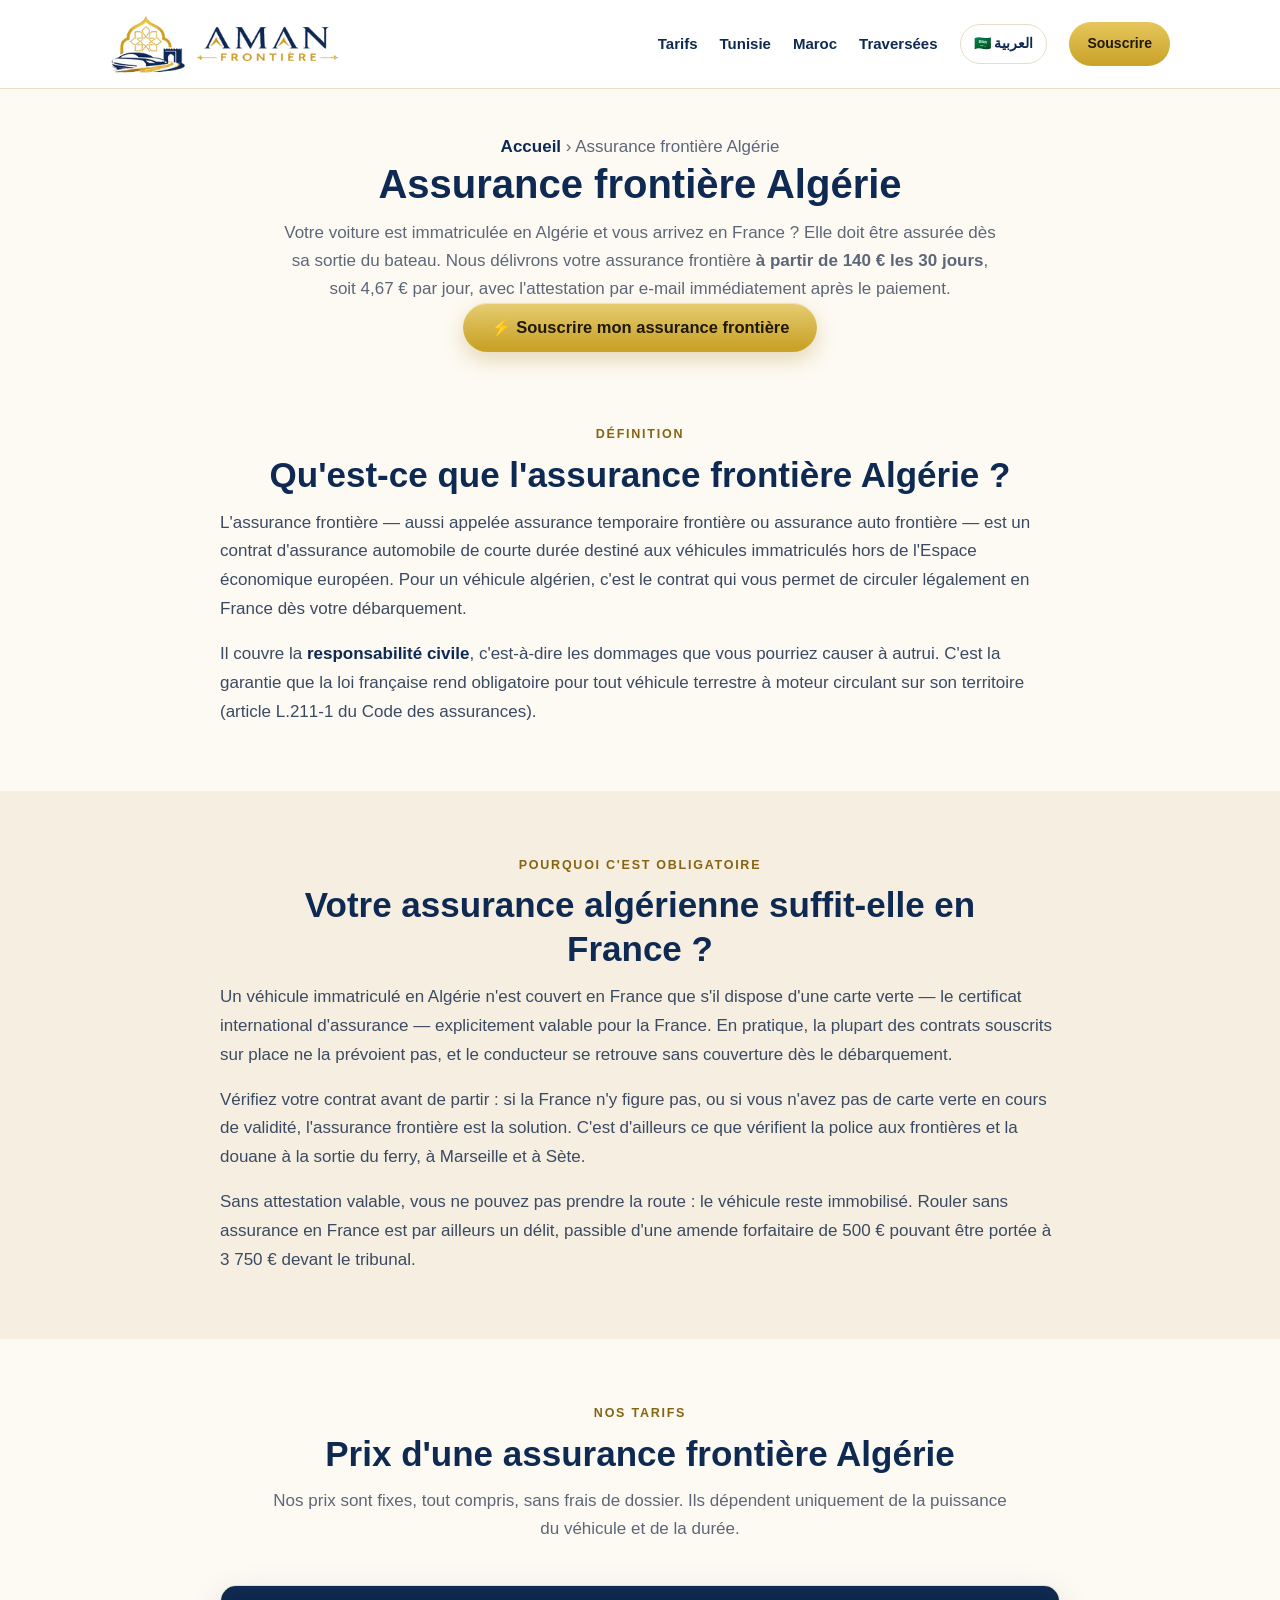
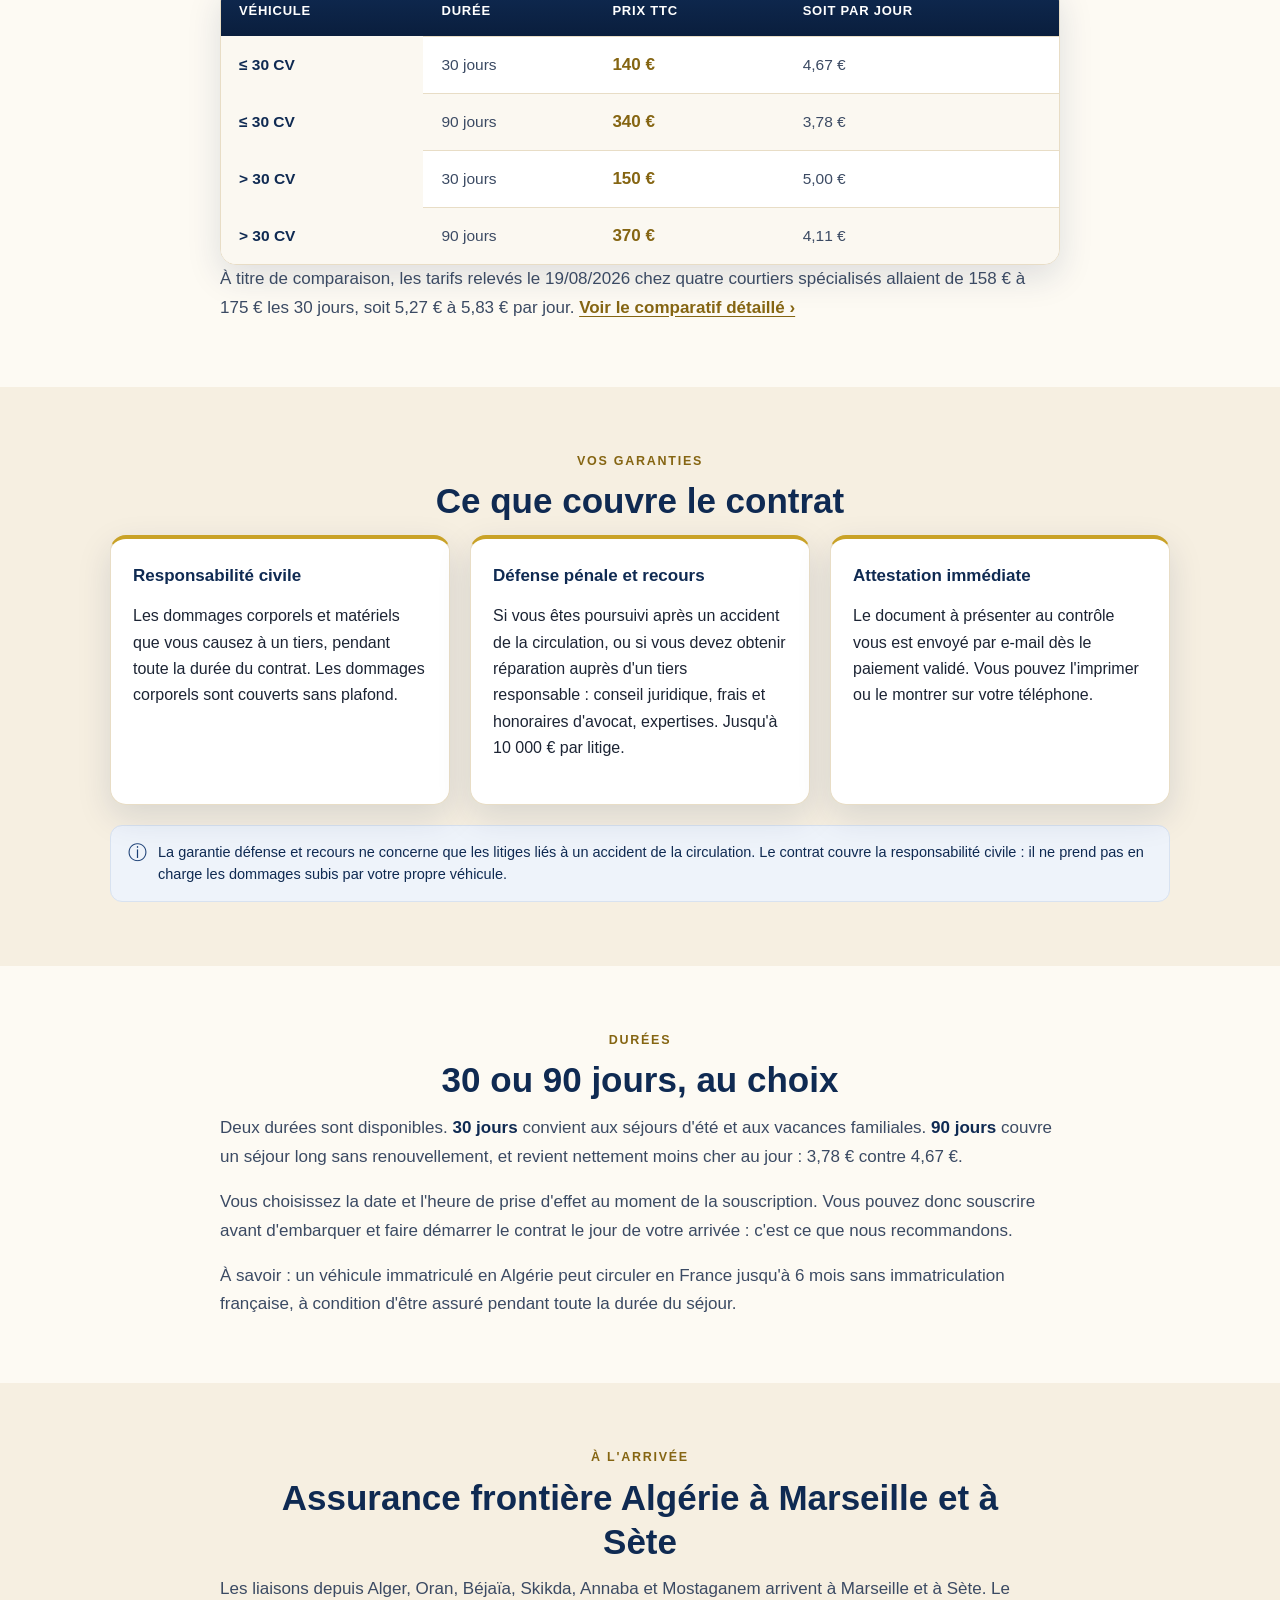
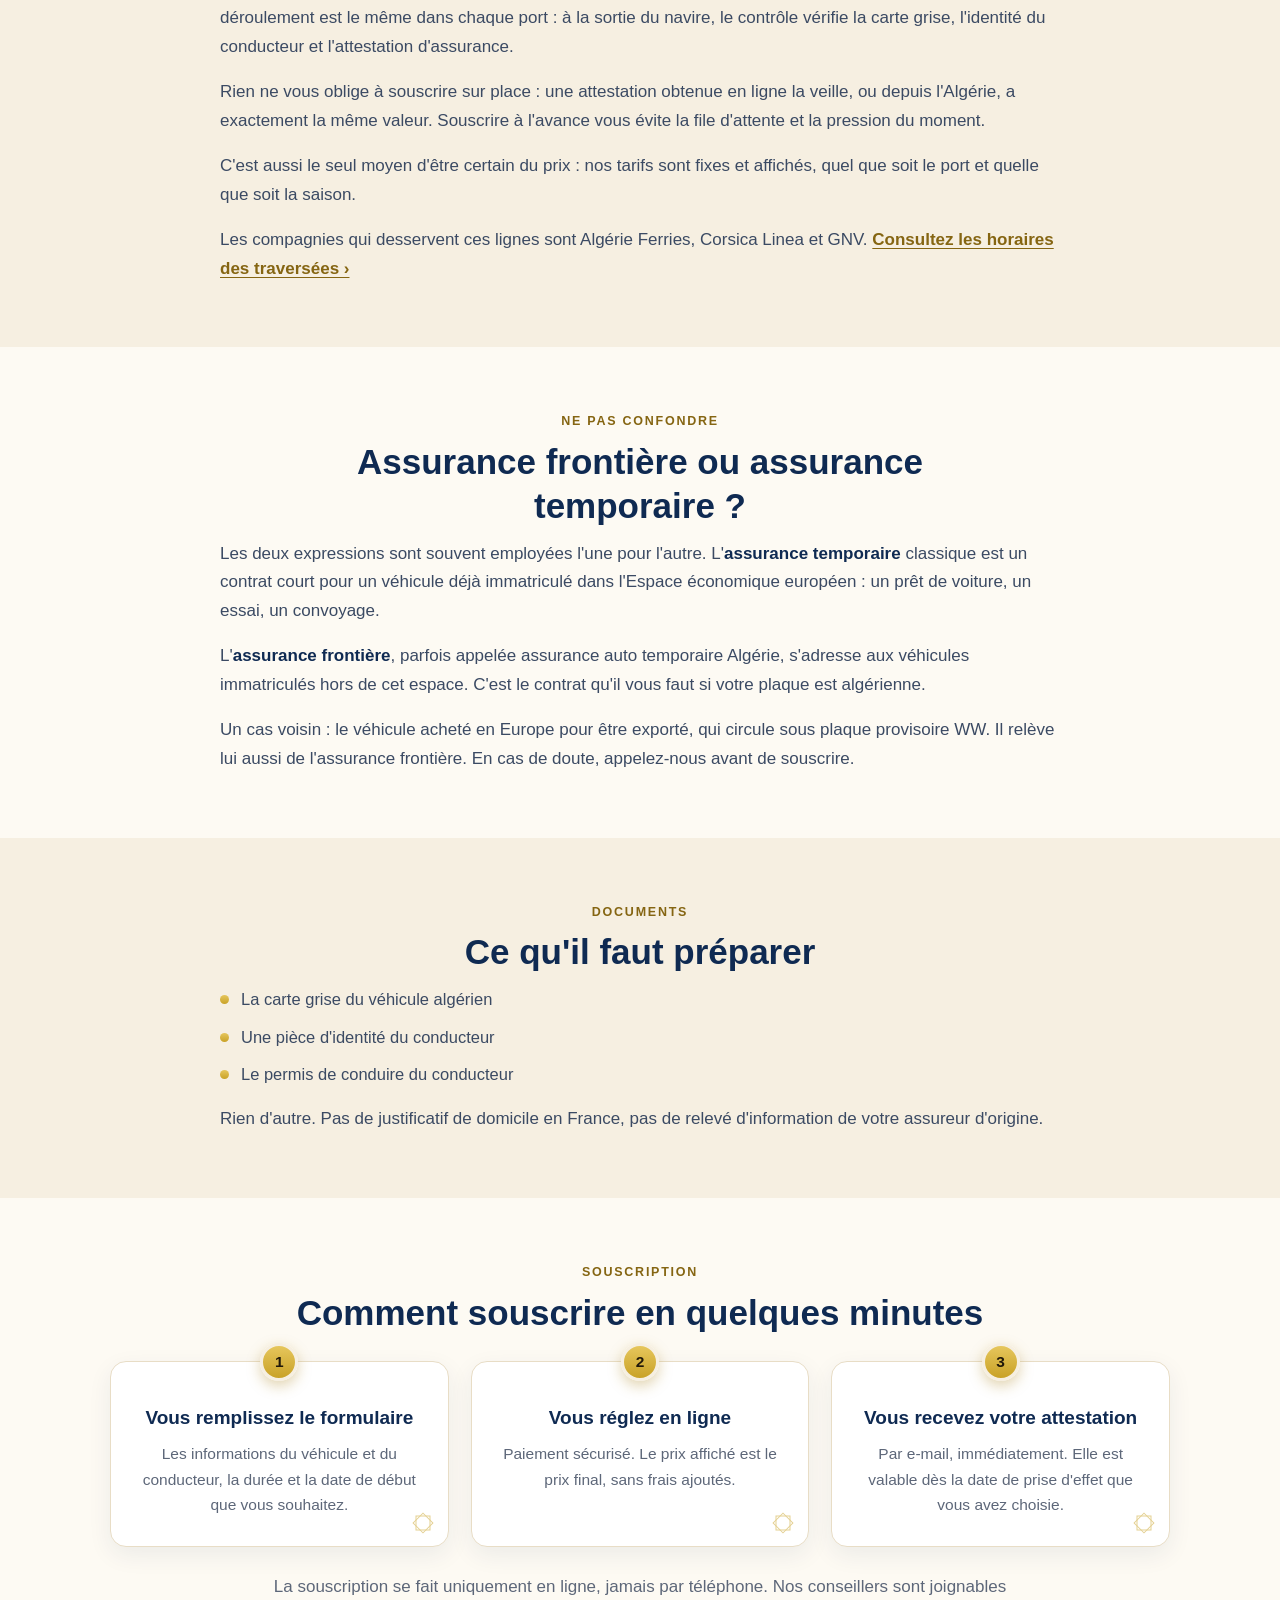
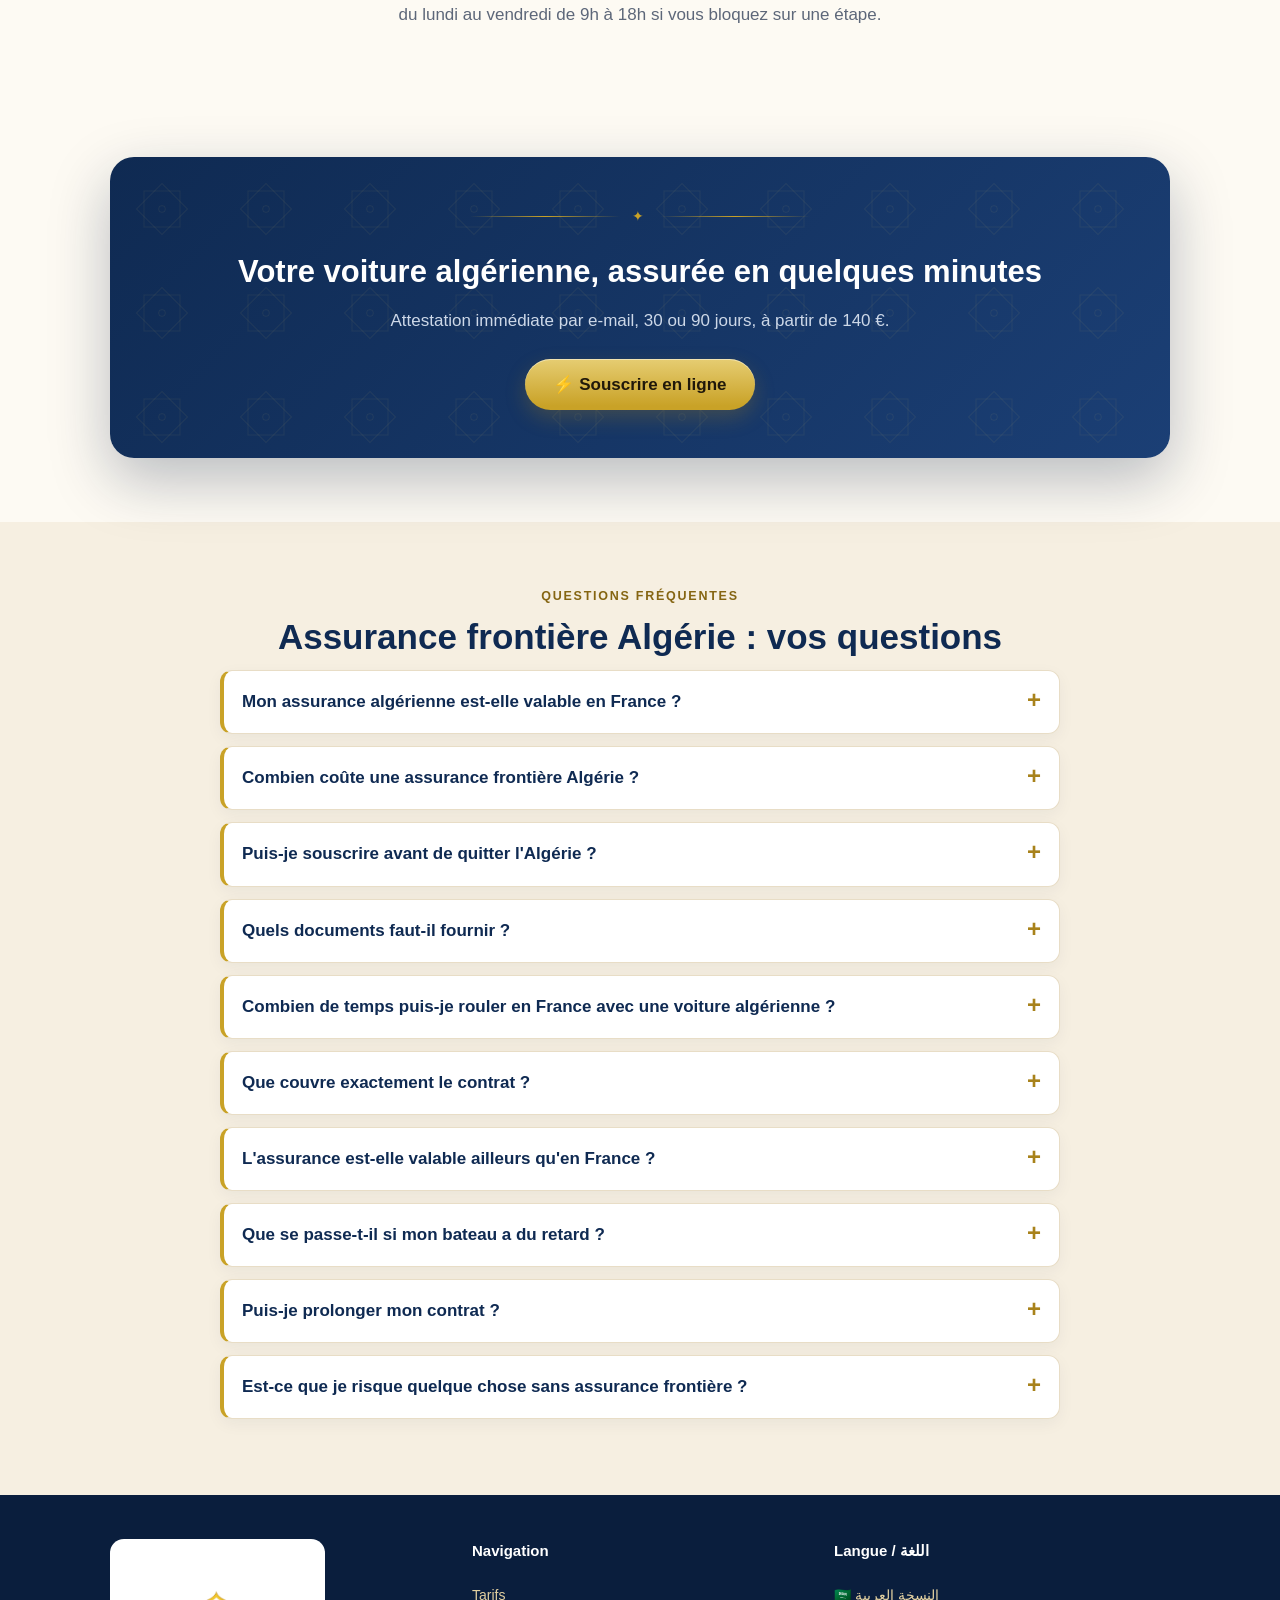
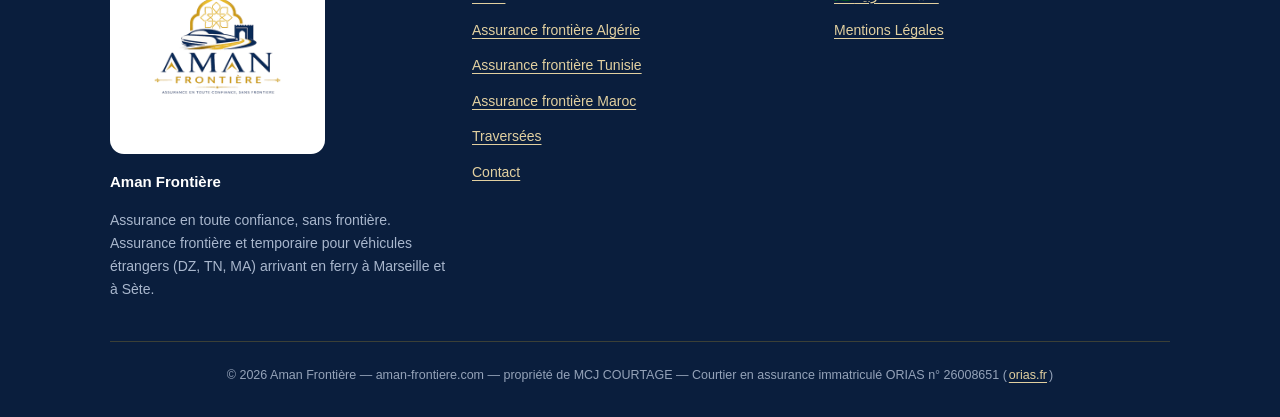
<file: assurance-frontiere-algerie.html>
<!DOCTYPE html>
<html lang="fr-FR" dir="ltr" prefix="og: http://ogp.me/ns#">
<head>
	<meta charset="utf-8" />
	<title>Assurance frontière Algérie dès 140 € | Aman Frontière</title>
	<meta name="viewport" content="width=device-width, initial-scale=1" />
	<meta name="description" content="Assurance frontière Algérie : voiture algérienne en France dès 140 € les 30 jours, soit 4,67 €/jour. Attestation immédiate par e-mail, France et Europe." />
	<meta name="theme-color" content="#0f2a52" />
	<meta property="og:locale" content="fr_FR" />
	<meta property="og:type" content="website" />
	<meta property="og:url" content="https://aman-frontiere.com/assurance-frontiere-algerie.html" />
	<meta property="og:title" content="Assurance frontière Algérie — voiture algérienne en France dès 140 €" />
	<meta property="og:site_name" content="Aman Frontière" />
	<meta property="og:description" content="Assurance frontière Algérie : voiture algérienne en France dès 140 € les 30 jours, soit 4,67 €/jour. Attestation immédiate par e-mail, France et Europe." />
	<meta property="og:image" content="https://aman-frontiere.com/images/aman-logo.png" />
	<link rel="canonical" href="https://aman-frontiere.com/assurance-frontiere-algerie.html" />
	<link rel="alternate" hreflang="fr" href="https://aman-frontiere.com/assurance-frontiere-algerie.html" />
	<link rel="alternate" hreflang="ar" href="https://aman-frontiere.com/ar/assurance-frontiere-algerie.html" />
	<link rel="alternate" hreflang="x-default" href="https://aman-frontiere.com/assurance-frontiere-algerie.html" />
	<link rel="icon" href="/favicon.svg" type="image/svg+xml" sizes="any" />
	<link rel="apple-touch-icon" href="/favicon.svg" />
	<link rel="stylesheet" href="assets/aman.css?v=20260730" />
	<script type="application/ld+json">{
 "@context": "https://schema.org",
 "@type": "BreadcrumbList",
 "itemListElement": [
  {
   "@type": "ListItem",
   "position": 1,
   "name": "Accueil",
   "item": "https://aman-frontiere.com/"
  },
  {
   "@type": "ListItem",
   "position": 2,
   "name": "Assurance frontière Algérie",
   "item": "https://aman-frontiere.com/assurance-frontiere-algerie.html"
  }
 ]
}</script>
	<script type="application/ld+json">{
 "@context": "https://schema.org",
 "@type": "FAQPage",
 "mainEntity": [
  {
   "@type": "Question",
   "name": "Mon assurance algérienne est-elle valable en France ?",
   "acceptedAnswer": {
    "@type": "Answer",
    "text": "Seulement si votre contrat prévoit une carte verte — le certificat international d'assurance — explicitement valable pour la France. La plupart des contrats souscrits sur place ne la prévoient pas. Vérifiez avant de partir : sans elle, il vous faut une assurance frontière."
   }
  },
  {
   "@type": "Question",
   "name": "Combien coûte une assurance frontière Algérie ?",
   "acceptedAnswer": {
    "@type": "Answer",
    "text": "À partir de 140 € pour 30 jours, soit 4,67 € par jour, et 340 € pour 90 jours, soit 3,78 € par jour, pour un véhicule jusqu'à 30 CV. 150 € et 370 € au-delà de 30 CV. Prix TTC, tout compris, sans frais de dossier."
   }
  },
  {
   "@type": "Question",
   "name": "Puis-je souscrire avant de quitter l'Algérie ?",
   "acceptedAnswer": {
    "@type": "Answer",
    "text": "Oui, et c'est ce que nous recommandons. Vous choisissez la date de prise d'effet au moment de la souscription : faites-la démarrer le jour de votre débarquement."
   }
  },
  {
   "@type": "Question",
   "name": "Quels documents faut-il fournir ?",
   "acceptedAnswer": {
    "@type": "Answer",
    "text": "La carte grise du véhicule algérien, une pièce d'identité du conducteur et son permis de conduire. Rien d'autre."
   }
  },
  {
   "@type": "Question",
   "name": "Combien de temps puis-je rouler en France avec une voiture algérienne ?",
   "acceptedAnswer": {
    "@type": "Answer",
    "text": "Jusqu'à 6 mois sans avoir à l'immatriculer en France, à condition d'être assuré pendant toute la durée du séjour."
   }
  },
  {
   "@type": "Question",
   "name": "Que couvre exactement le contrat ?",
   "acceptedAnswer": {
    "@type": "Answer",
    "text": "La responsabilité civile, c'est-à-dire les dommages causés à autrui, avec les dommages corporels sans plafond. S'y ajoute la défense pénale et recours après un accident de la circulation, jusqu'à 10 000 € par litige. Le contrat ne couvre pas les dommages subis par votre propre véhicule."
   }
  },
  {
   "@type": "Question",
   "name": "L'assurance est-elle valable ailleurs qu'en France ?",
   "acceptedAnswer": {
    "@type": "Answer",
    "text": "Oui, le contrat est valable en France et dans les pays de l'Espace économique européen figurant sur l'attestation."
   }
  },
  {
   "@type": "Question",
   "name": "Que se passe-t-il si mon bateau a du retard ?",
   "acceptedAnswer": {
    "@type": "Answer",
    "text": "Votre contrat démarre à la date que vous avez choisie, pas à l'heure d'arrivée du navire. En cas de retard important, contactez-nous avant le débarquement pour décaler la date de prise d'effet."
   }
  },
  {
   "@type": "Question",
   "name": "Puis-je prolonger mon contrat ?",
   "acceptedAnswer": {
    "@type": "Answer",
    "text": "Si votre séjour se prolonge, contactez-nous avant l'échéance. Mieux vaut anticiper : rouler ne serait-ce qu'un jour sans assurance vous expose à une amende et à l'immobilisation du véhicule."
   }
  },
  {
   "@type": "Question",
   "name": "Est-ce que je risque quelque chose sans assurance frontière ?",
   "acceptedAnswer": {
    "@type": "Answer",
    "text": "Oui. Vous ne pourrez pas sortir du port, et rouler sans assurance en France est un délit : 500 € d'amende forfaitaire, jusqu'à 3 750 € devant le tribunal, avec immobilisation possible du véhicule."
   }
  }
 ]
}</script>
	<script type="text/javascript">
		(function(c,l,a,r,i,t,y){c[a]=c[a]||function(){(c[a].q=c[a].q||[]).push(arguments)};t=l.createElement(r);t.async=1;t.src="https://www.clarity.ms/tag/"+i;y=l.getElementsByTagName(r)[0];y.parentNode.insertBefore(t,y);})(window,document,"clarity","script","x7huufw34g");
	</script>
</head>
<body>
	<header class="site">
		<div class="wrap nav">
			<a class="brand" href="/" aria-label="Aman Frontière — accueil">
				<img src="images/aman-logo-header-320.png"
				     srcset="images/aman-logo-header-320.png 320w, images/aman-logo-header-460.png 460w, images/aman-logo-header.png 620w"
				     sizes="(max-width:560px) 175px, (max-width:860px) 206px, 229px"
				     width="620" height="163" fetchpriority="high" decoding="async"
				     alt="Aman Frontière — assurance en toute confiance, sans frontière" />
			</a>
			<nav class="nav-links">
				<a class="lk" href="/#tarifs">Tarifs</a>
				<a class="lk" href="assurance-frontiere-tunisie.html">Tunisie</a>
				<a class="lk" href="assurance-frontiere-maroc.html">Maroc</a>
				<a class="lk" href="traversees.html">Traversées</a>
				<a class="lang" href="ar/assurance-frontiere-algerie.html" lang="ar" hreflang="ar">🇸🇦 العربية</a>
				<a class="nav-cta cta-open" href="/#tarifs">Souscrire</a>
			</nav>
		</div>
	</header>

	<main id="contenu">

	<section class="page-head">
		<div class="wrap">
			<p class="crumb"><a href="/">Accueil</a> › Assurance frontière Algérie</p>
			<h1>Assurance frontière Algérie</h1>
			<p>Votre voiture est immatriculée en Algérie et vous arrivez en France&nbsp;? Elle doit être assurée dès sa sortie du bateau. Nous délivrons votre assurance frontière <strong>à partir de 140&nbsp;€ les 30 jours</strong>, soit 4,67&nbsp;€ par jour, avec l'attestation par e-mail immédiatement après le paiement.</p>
			<p class="head-cta"><button type="button" class="btn btn-or cta-open">⚡ Souscrire mon assurance frontière</button></p>
		</div>
	</section>

	<section>
		<div class="wrap wrap-txt">
			<div class="eyebrow">Définition</div>
			<h2 class="sec">Qu'est-ce que l'assurance frontière Algérie&nbsp;?</h2>
			<p class="txt">L'assurance frontière — aussi appelée assurance temporaire frontière ou assurance auto frontière — est un contrat d'assurance automobile de courte durée destiné aux véhicules immatriculés hors de l'Espace économique européen. Pour un véhicule algérien, c'est le contrat qui vous permet de circuler légalement en France dès votre débarquement.</p>
			<p class="txt">Il couvre la <strong>responsabilité civile</strong>, c'est-à-dire les dommages que vous pourriez causer à autrui. C'est la garantie que la loi française rend obligatoire pour tout véhicule terrestre à moteur circulant sur son territoire (article L.211-1 du Code des assurances).</p>
		</div>
	</section>

	<section class="sec-creme">
		<div class="wrap wrap-txt">
			<div class="eyebrow">Pourquoi c'est obligatoire</div>
			<h2 class="sec">Votre assurance algérienne suffit-elle en France&nbsp;?</h2>
			<p class="txt">Un véhicule immatriculé en Algérie n'est couvert en France que s'il dispose d'une carte verte — le certificat international d'assurance — explicitement valable pour la France. En pratique, la plupart des contrats souscrits sur place ne la prévoient pas, et le conducteur se retrouve sans couverture dès le débarquement.</p>
			<p class="txt">Vérifiez votre contrat avant de partir&nbsp;: si la France n'y figure pas, ou si vous n'avez pas de carte verte en cours de validité, l'assurance frontière est la solution. C'est d'ailleurs ce que vérifient la police aux frontières et la douane à la sortie du ferry, à Marseille et à Sète.</p>
			<p class="txt">Sans attestation valable, vous ne pouvez pas prendre la route&nbsp;: le véhicule reste immobilisé. Rouler sans assurance en France est par ailleurs un délit, passible d'une amende forfaitaire de 500&nbsp;€ pouvant être portée à 3&nbsp;750&nbsp;€ devant le tribunal.</p>
		</div>
	</section>

	<section id="tarifs">
		<div class="wrap wrap-txt">
			<div class="eyebrow">Nos tarifs</div>
			<h2 class="sec">Prix d'une assurance frontière Algérie</h2>
			<p class="sec-intro">Nos prix sont fixes, tout compris, sans frais de dossier. Ils dépendent uniquement de la puissance du véhicule et de la durée.</p>
			<div class="tt-wrap" role="region" tabindex="0" aria-label="Prix d'une assurance frontière Algérie">
				<table class="tt tt-prix">
					<thead><tr><th scope="col">Véhicule</th><th scope="col">Durée</th><th scope="col">Prix TTC</th><th scope="col">Soit par jour</th></tr></thead>
					<tbody><tr><th scope="row">≤ 30 CV</th><td>30 jours</td><td class="p">140 €</td><td>4,67 €</td></tr><tr><th scope="row">≤ 30 CV</th><td>90 jours</td><td class="p">340 €</td><td>3,78 €</td></tr><tr><th scope="row">> 30 CV</th><td>30 jours</td><td class="p">150 €</td><td>5,00 €</td></tr><tr><th scope="row">> 30 CV</th><td>90 jours</td><td class="p">370 €</td><td>4,11 €</td></tr></tbody>
				</table>
			</div>
			<p class="txt">À titre de comparaison, les tarifs relevés le 19/08/2026 chez quatre courtiers spécialisés allaient de 158&nbsp;€ à 175&nbsp;€ les 30 jours, soit 5,27&nbsp;€ à 5,83&nbsp;€ par jour. <a href="/#tarifs">Voir le comparatif détaillé ›</a></p>
		</div>
	</section>

	<section class="sec-creme">
		<div class="wrap">
			<div class="eyebrow">Vos garanties</div>
			<h2 class="sec">Ce que couvre le contrat</h2>
			<div class="grid">
				<div class="card"><h3>Responsabilité civile</h3><p>Les dommages corporels et matériels que vous causez à un tiers, pendant toute la durée du contrat. Les dommages corporels sont couverts sans plafond.</p></div>
				<div class="card"><h3>Défense pénale et recours</h3><p>Si vous êtes poursuivi après un accident de la circulation, ou si vous devez obtenir réparation auprès d'un tiers responsable&nbsp;: conseil juridique, frais et honoraires d'avocat, expertises. Jusqu'à 10 000&nbsp;€ par litige.</p></div>
				<div class="card"><h3>Attestation immédiate</h3><p>Le document à présenter au contrôle vous est envoyé par e-mail dès le paiement validé. Vous pouvez l'imprimer ou le montrer sur votre téléphone.</p></div>
			</div>
			<p class="dr-note"><i aria-hidden="true">ⓘ</i><span>La garantie défense et recours ne concerne que les litiges liés à un accident de la circulation. Le contrat couvre la responsabilité civile&nbsp;: il ne prend pas en charge les dommages subis par votre propre véhicule.</span></p>
		</div>
	</section>

	<section>
		<div class="wrap wrap-txt">
			<div class="eyebrow">Durées</div>
			<h2 class="sec">30 ou 90 jours, au choix</h2>
			<p class="txt">Deux durées sont disponibles. <strong>30 jours</strong> convient aux séjours d'été et aux vacances familiales. <strong>90 jours</strong> couvre un séjour long sans renouvellement, et revient nettement moins cher au jour&nbsp;: 3,78&nbsp;€ contre 4,67&nbsp;€.</p>
			<p class="txt">Vous choisissez la date et l'heure de prise d'effet au moment de la souscription. Vous pouvez donc souscrire avant d'embarquer et faire démarrer le contrat le jour de votre arrivée&nbsp;: c'est ce que nous recommandons.</p>
			<p class="txt">À savoir&nbsp;: un véhicule immatriculé en Algérie peut circuler en France jusqu'à 6 mois sans immatriculation française, à condition d'être assuré pendant toute la durée du séjour.</p>
		</div>
	</section>

	<section class="sec-creme">
		<div class="wrap wrap-txt">
			<div class="eyebrow">À l'arrivée</div>
			<h2 class="sec">Assurance frontière Algérie à Marseille et à Sète</h2>
			<p class="txt">Les liaisons depuis Alger, Oran, Béjaïa, Skikda, Annaba et Mostaganem arrivent à Marseille et à Sète. Le déroulement est le même dans chaque port&nbsp;: à la sortie du navire, le contrôle vérifie la carte grise, l'identité du conducteur et l'attestation d'assurance.</p>
			<p class="txt">Rien ne vous oblige à souscrire sur place&nbsp;: une attestation obtenue en ligne la veille, ou depuis l'Algérie, a exactement la même valeur. Souscrire à l'avance vous évite la file d'attente et la pression du moment.</p>
			<p class="txt">C'est aussi le seul moyen d'être certain du prix&nbsp;: nos tarifs sont fixes et affichés, quel que soit le port et quelle que soit la saison.</p>
			<p class="txt">Les compagnies qui desservent ces lignes sont Algérie Ferries, Corsica Linea et GNV. <a href="traversees.html">Consultez les horaires des traversées ›</a></p>
		</div>
	</section>

	<section>
		<div class="wrap wrap-txt">
			<div class="eyebrow">Ne pas confondre</div>
			<h2 class="sec">Assurance frontière ou assurance temporaire&nbsp;?</h2>
			<p class="txt">Les deux expressions sont souvent employées l'une pour l'autre. L'<strong>assurance temporaire</strong> classique est un contrat court pour un véhicule déjà immatriculé dans l'Espace économique européen&nbsp;: un prêt de voiture, un essai, un convoyage.</p>
			<p class="txt">L'<strong>assurance frontière</strong>, parfois appelée assurance auto temporaire Algérie, s'adresse aux véhicules immatriculés hors de cet espace. C'est le contrat qu'il vous faut si votre plaque est algérienne.</p>
			<p class="txt">Un cas voisin&nbsp;: le véhicule acheté en Europe pour être exporté, qui circule sous plaque provisoire WW. Il relève lui aussi de l'assurance frontière. En cas de doute, appelez-nous avant de souscrire.</p>
		</div>
	</section>

	<section class="sec-creme">
		<div class="wrap wrap-txt">
			<div class="eyebrow">Documents</div>
			<h2 class="sec">Ce qu'il faut préparer</h2>
			<ul class="liste"><li>La carte grise du véhicule algérien</li><li>Une pièce d'identité du conducteur</li><li>Le permis de conduire du conducteur</li></ul>
			<p class="txt">Rien d'autre. Pas de justificatif de domicile en France, pas de relevé d'information de votre assureur d'origine.</p>
		</div>
	</section>

	<section>
		<div class="wrap">
			<div class="eyebrow">Souscription</div>
			<h2 class="sec">Comment souscrire en quelques minutes</h2>
			<div class="steps">
				<div class="step"><div class="num">1</div><h3>Vous remplissez le formulaire</h3><p>Les informations du véhicule et du conducteur, la durée et la date de début que vous souhaitez.</p></div>
				<div class="step"><div class="num">2</div><h3>Vous réglez en ligne</h3><p>Paiement sécurisé. Le prix affiché est le prix final, sans frais ajoutés.</p></div>
				<div class="step"><div class="num">3</div><h3>Vous recevez votre attestation</h3><p>Par e-mail, immédiatement. Elle est valable dès la date de prise d'effet que vous avez choisie.</p></div>
			</div>
			<p class="sec-intro" style="margin-top:26px;margin-bottom:0">La souscription se fait uniquement en ligne, jamais par téléphone. Nos conseillers sont joignables du lundi au vendredi de 9h à 18h si vous bloquez sur une étape.</p>
		</div>
	</section>

	<section id="souscrire">
		<div class="wrap">
			<div class="cta-band">
				<div class="orn"><span>✦</span></div>
				<h2>Votre voiture algérienne, assurée en quelques minutes</h2>
				<p>Attestation immédiate par e-mail, 30 ou 90 jours, à partir de 140 €.</p>
				<div class="hero-cta">
					<button type="button" class="btn btn-or cta-open">⚡ Souscrire en ligne</button>
				</div>
			</div>
		</div>
	</section>

	<section class="sec-creme" id="faq">
		<div class="wrap" style="max-width:880px">
			<div class="eyebrow">Questions fréquentes</div>
			<h2 class="sec">Assurance frontière Algérie&nbsp;: vos questions</h2>
			<details><summary>Mon assurance algérienne est-elle valable en France ?</summary><div class="faq-a">Seulement si votre contrat prévoit une carte verte — le certificat international d'assurance — explicitement valable pour la France. La plupart des contrats souscrits sur place ne la prévoient pas. Vérifiez avant de partir : sans elle, il vous faut une assurance frontière.</div></details>
			<details><summary>Combien coûte une assurance frontière Algérie ?</summary><div class="faq-a">À partir de 140 € pour 30 jours, soit 4,67 € par jour, et 340 € pour 90 jours, soit 3,78 € par jour, pour un véhicule jusqu'à 30 CV. 150 € et 370 € au-delà de 30 CV. Prix TTC, tout compris, sans frais de dossier.</div></details>
			<details><summary>Puis-je souscrire avant de quitter l'Algérie ?</summary><div class="faq-a">Oui, et c'est ce que nous recommandons. Vous choisissez la date de prise d'effet au moment de la souscription : faites-la démarrer le jour de votre débarquement.</div></details>
			<details><summary>Quels documents faut-il fournir ?</summary><div class="faq-a">La carte grise du véhicule algérien, une pièce d'identité du conducteur et son permis de conduire. Rien d'autre.</div></details>
			<details><summary>Combien de temps puis-je rouler en France avec une voiture algérienne ?</summary><div class="faq-a">Jusqu'à 6 mois sans avoir à l'immatriculer en France, à condition d'être assuré pendant toute la durée du séjour.</div></details>
			<details><summary>Que couvre exactement le contrat ?</summary><div class="faq-a">La responsabilité civile, c'est-à-dire les dommages causés à autrui, avec les dommages corporels sans plafond. S'y ajoute la défense pénale et recours après un accident de la circulation, jusqu'à 10 000 € par litige. Le contrat ne couvre pas les dommages subis par votre propre véhicule.</div></details>
			<details><summary>L'assurance est-elle valable ailleurs qu'en France ?</summary><div class="faq-a">Oui, le contrat est valable en France et dans les pays de l'Espace économique européen figurant sur l'attestation.</div></details>
			<details><summary>Que se passe-t-il si mon bateau a du retard ?</summary><div class="faq-a">Votre contrat démarre à la date que vous avez choisie, pas à l'heure d'arrivée du navire. En cas de retard important, contactez-nous avant le débarquement pour décaler la date de prise d'effet.</div></details>
			<details><summary>Puis-je prolonger mon contrat ?</summary><div class="faq-a">Si votre séjour se prolonge, contactez-nous avant l'échéance. Mieux vaut anticiper : rouler ne serait-ce qu'un jour sans assurance vous expose à une amende et à l'immobilisation du véhicule.</div></details>
			<details><summary>Est-ce que je risque quelque chose sans assurance frontière ?</summary><div class="faq-a">Oui. Vous ne pourrez pas sortir du port, et rouler sans assurance en France est un délit : 500 € d'amende forfaitaire, jusqu'à 3 750 € devant le tribunal, avec immobilisation possible du véhicule.</div></details>
		</div>
	</section>

	</main>

	<footer class="site">
		<div class="wrap">
			<div class="cols">
				<div>
					<img class="foot-logo" src="images/aman-logo.png" width="420" height="420" alt="Aman Frontière — assurance en toute confiance, sans frontière" onerror="this.style.display='none'" />
					<h3>Aman Frontière</h3>
					<p>Assurance en toute confiance, sans frontière. Assurance frontière et temporaire pour véhicules étrangers (DZ, TN, MA) arrivant en ferry à Marseille et à Sète.</p>
				</div>
				<div>
					<h3>Navigation</h3>
					<p><a href="/#tarifs">Tarifs</a><br /><a href="assurance-frontiere-algerie.html">Assurance frontière Algérie</a><br /><a href="assurance-frontiere-tunisie.html">Assurance frontière Tunisie</a><br /><a href="assurance-frontiere-maroc.html">Assurance frontière Maroc</a><br /><a href="traversees.html">Traversées</a><br /><a href="/#contact">Contact</a></p>
				</div>
				<div>
					<h3>Langue / اللغة</h3>
					<p><a href="ar/assurance-frontiere-algerie.html" lang="ar" hreflang="ar">🇸🇦 النسخة العربية</a><br /><a href="mentions-legales.html">Mentions Légales</a></p>
				</div>
			</div>
			<div class="legal">© <span id="y"></span> Aman Frontière — aman-frontiere.com — propriété de MCJ COURTAGE — Courtier en assurance immatriculé ORIAS n° 26008651 (<a href="https://www.orias.fr" target="_blank" rel="noopener">orias.fr</a>)</div>
		</div>
	</footer>

	<div id="modal-souscription" class="modal-overlay" aria-hidden="true">
		<div class="modal-content" role="dialog" aria-modal="true" aria-label="Souscription en ligne">
			<div class="modal-header"><button type="button" id="btn-fermer-modal" aria-label="Fermer la fenêtre">&times;</button></div>
			<div class="modal-body">
				<iframe id="jl-tarificateur" src="https://www.jlassure.com/sousfiche/assure_tempo_rapide_mb.php?cat=&amp;&amp;tip=09.70.71.01.78&amp;&amp;id=800&amp;&amp;cd=7KAW433&amp;&amp;adrsite=https://www.assurancetemporaireauto.com" title="Souscription en ligne" loading="lazy" referrerpolicy="no-referrer-when-downgrade"></iframe>
			</div>
		</div>
	</div>

	<script>
	document.getElementById('y').textContent = new Date().getFullYear();
	(function(){
		var modal=document.getElementById('modal-souscription');
		var closeBtn=document.getElementById('btn-fermer-modal');
		function open(){modal.classList.add('show');modal.setAttribute('aria-hidden','false');document.body.classList.add('no-scroll');}
		function close(){modal.classList.remove('show');modal.setAttribute('aria-hidden','true');document.body.classList.remove('no-scroll');}
		document.querySelectorAll('.cta-open').forEach(function(b){b.addEventListener('click',function(e){e.preventDefault();open();});});
		if(closeBtn)closeBtn.addEventListener('click',close);
		modal.addEventListener('click',function(e){if(e.target===modal)close();});
		document.addEventListener('keydown',function(e){if(e.key==='Escape')close();});
	})();
	</script>
</body>
</html>
</file>
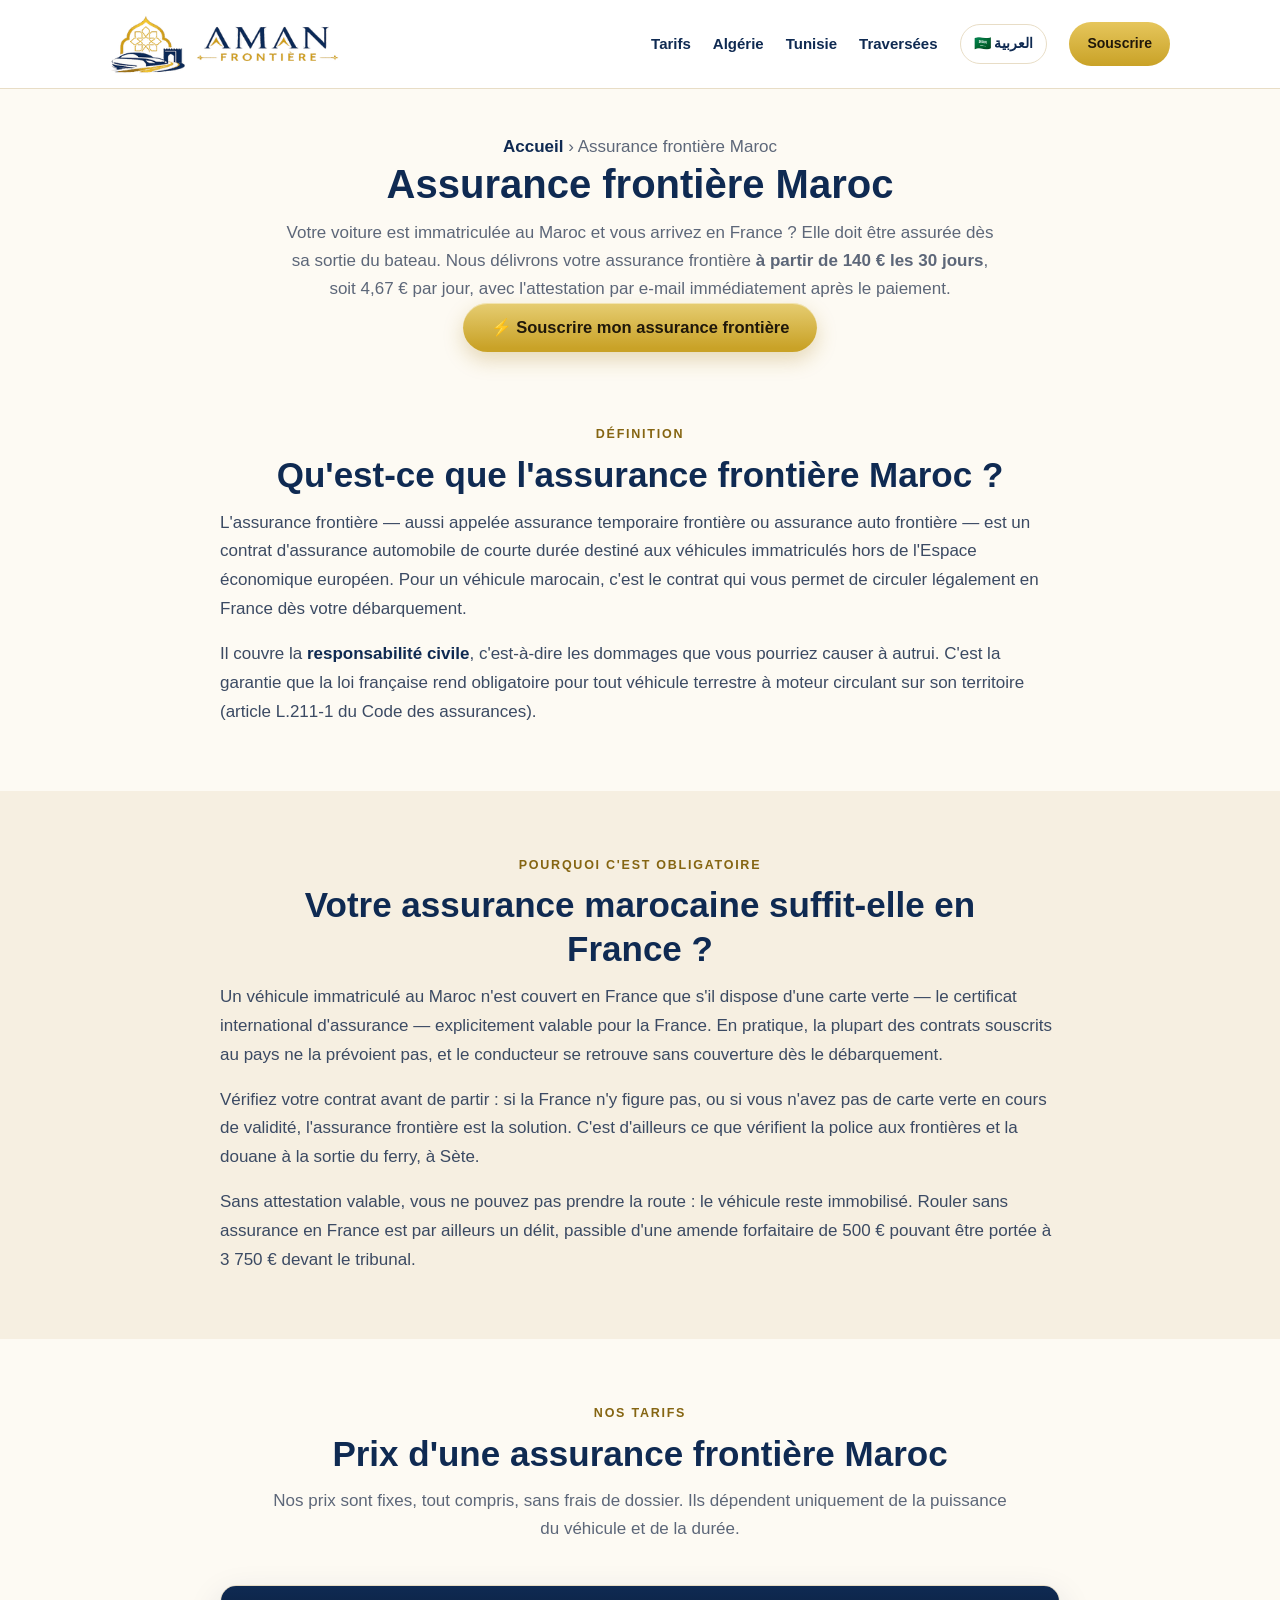
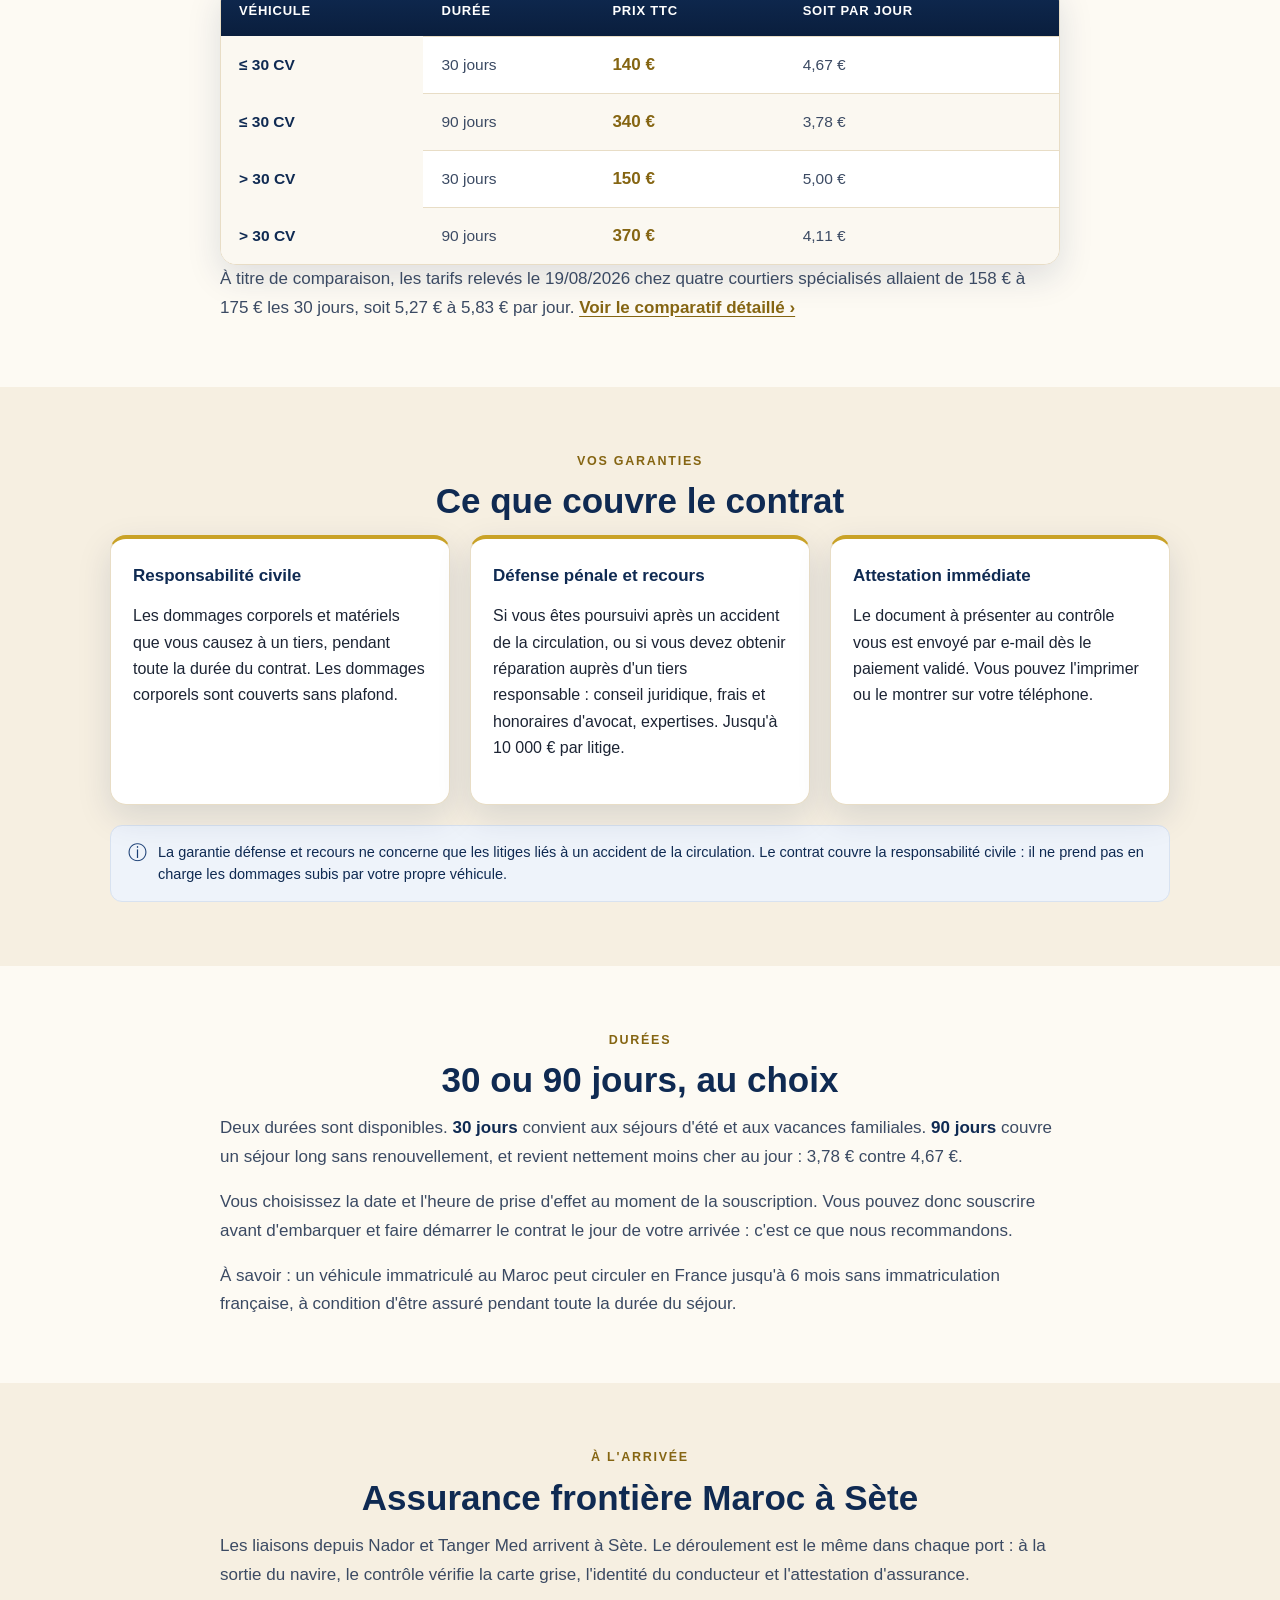
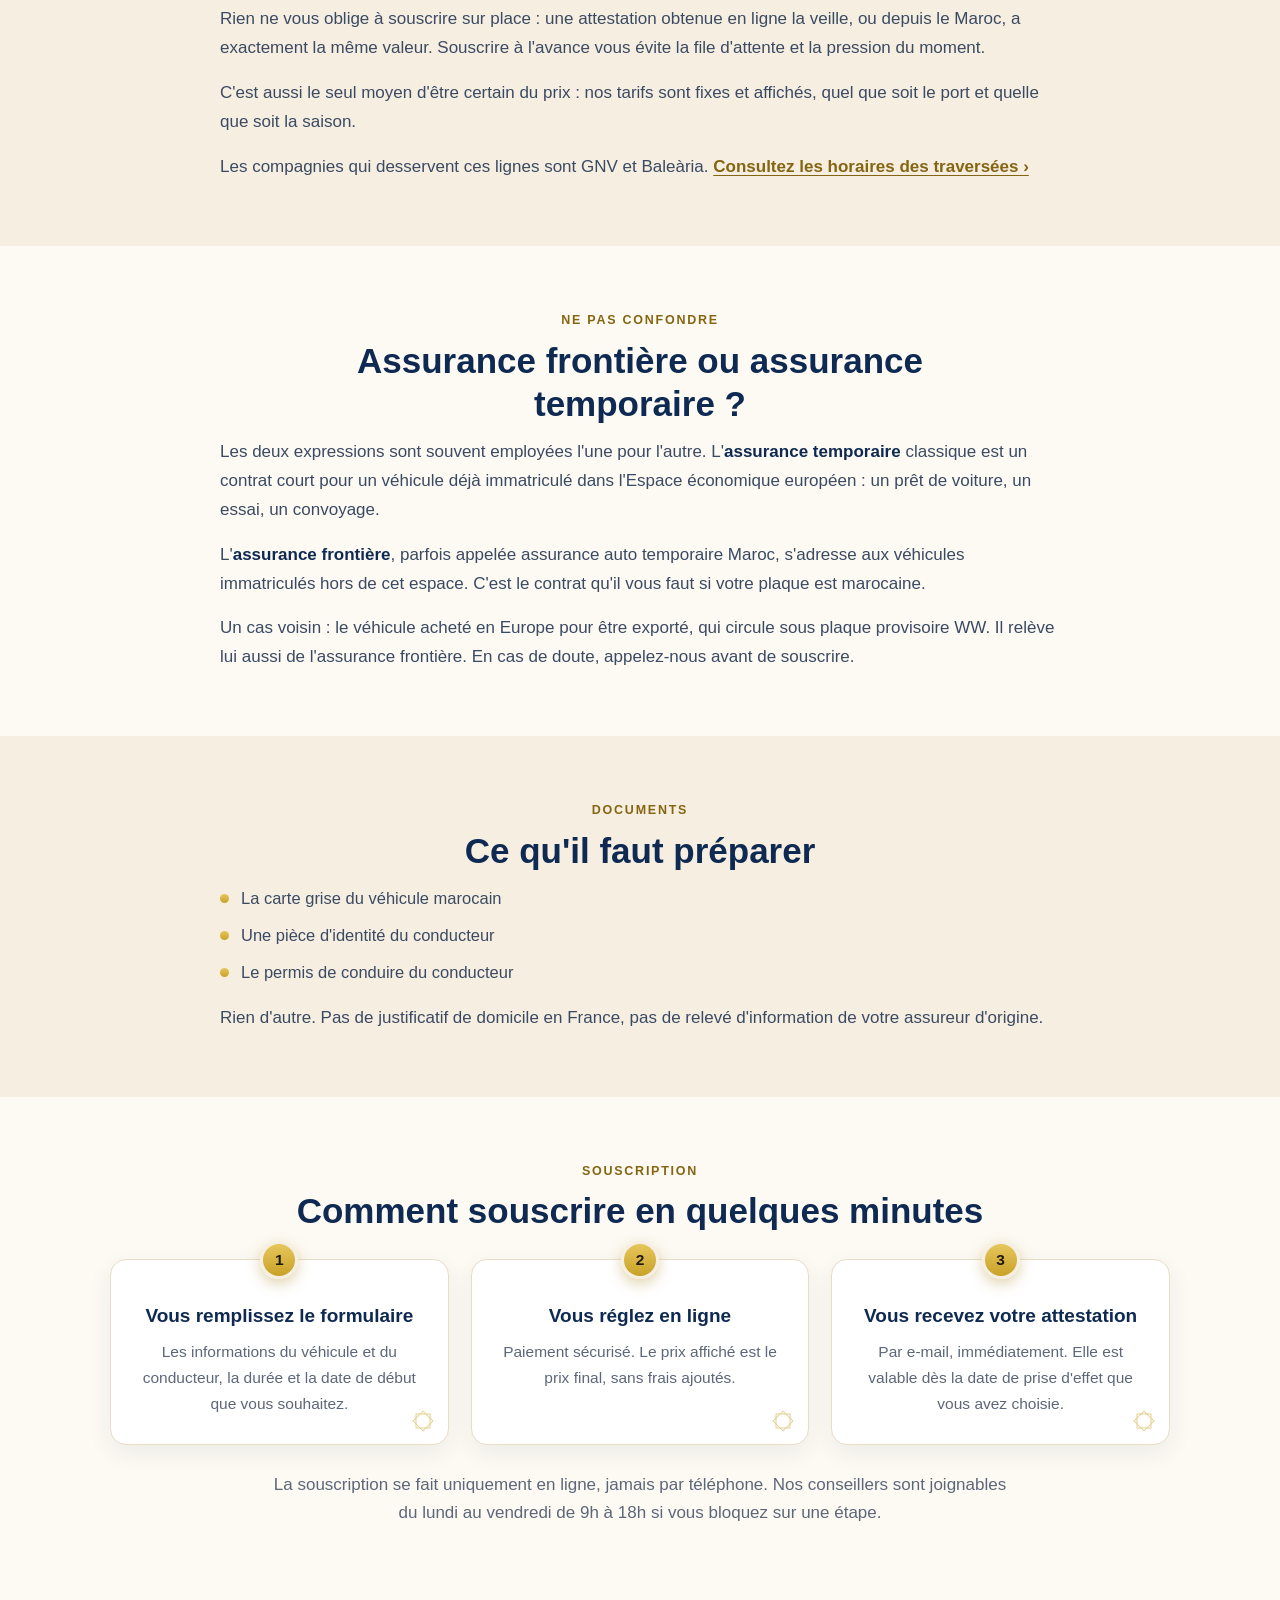
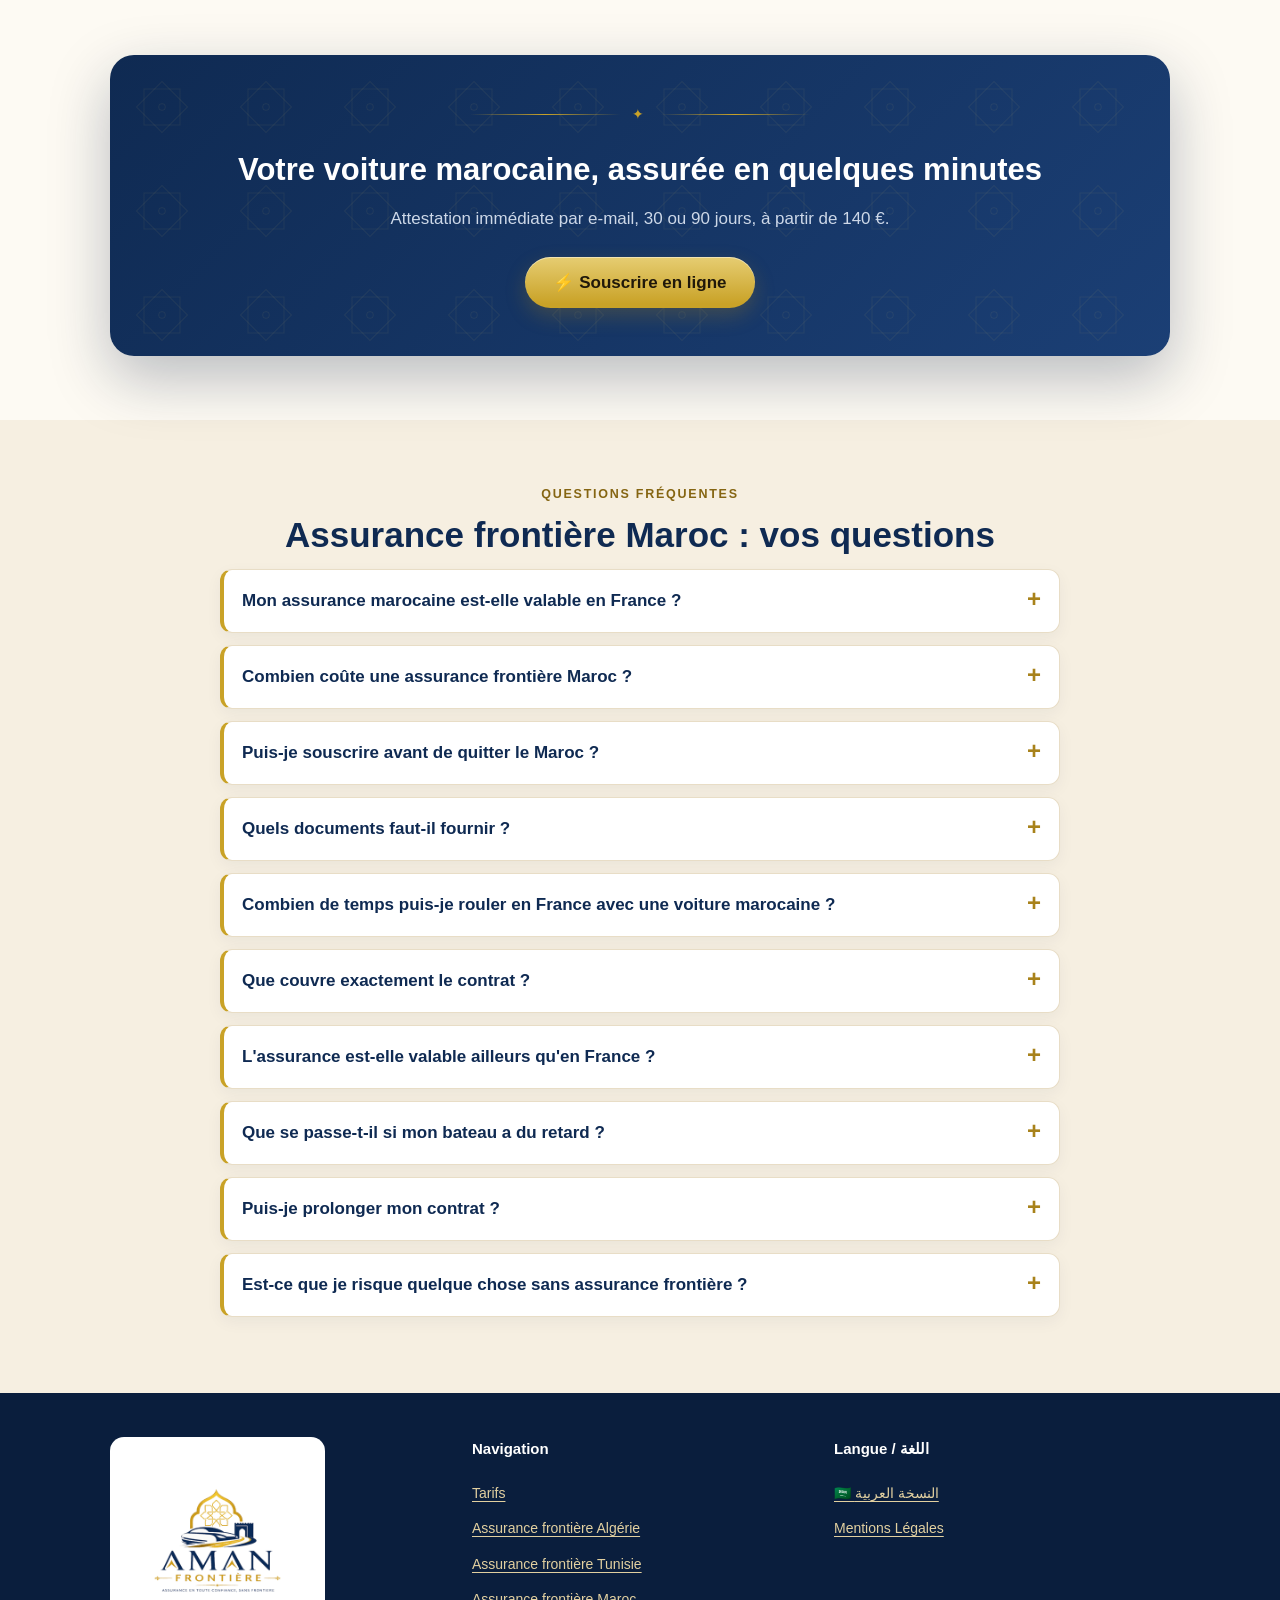
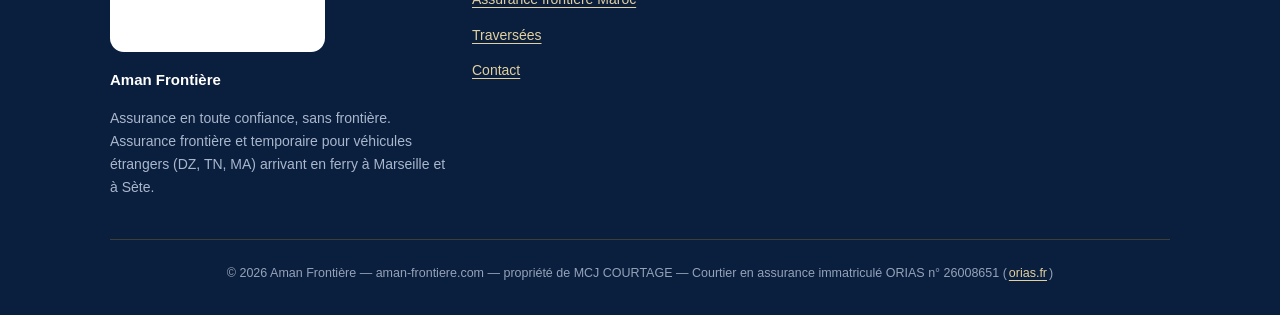
<file: assurance-frontiere-maroc.html>
<!DOCTYPE html>
<html lang="fr-FR" dir="ltr" prefix="og: http://ogp.me/ns#">
<head>
	<meta charset="utf-8" />
	<title>Assurance frontière Maroc dès 140 € | Aman Frontière</title>
	<meta name="viewport" content="width=device-width, initial-scale=1" />
	<meta name="description" content="Assurance frontière Maroc : voiture marocaine en France dès 140 € les 30 jours, soit 4,67 €/jour. Attestation immédiate par e-mail, France et Europe." />
	<meta name="theme-color" content="#0f2a52" />
	<meta property="og:locale" content="fr_FR" />
	<meta property="og:type" content="website" />
	<meta property="og:url" content="https://aman-frontiere.com/assurance-frontiere-maroc.html" />
	<meta property="og:title" content="Assurance frontière Maroc — voiture marocaine en France dès 140 €" />
	<meta property="og:site_name" content="Aman Frontière" />
	<meta property="og:description" content="Assurance frontière Maroc : voiture marocaine en France dès 140 € les 30 jours, soit 4,67 €/jour. Attestation immédiate par e-mail, France et Europe." />
	<meta property="og:image" content="https://aman-frontiere.com/images/aman-logo.png" />
	<link rel="canonical" href="https://aman-frontiere.com/assurance-frontiere-maroc.html" />
	<link rel="alternate" hreflang="fr" href="https://aman-frontiere.com/assurance-frontiere-maroc.html" />
	<link rel="alternate" hreflang="ar" href="https://aman-frontiere.com/ar/assurance-frontiere-maroc.html" />
	<link rel="alternate" hreflang="x-default" href="https://aman-frontiere.com/assurance-frontiere-maroc.html" />
	<link rel="icon" href="/favicon.svg" type="image/svg+xml" sizes="any" />
	<link rel="apple-touch-icon" href="/favicon.svg" />
	<link rel="stylesheet" href="assets/aman.css?v=20260730" />
	<script type="application/ld+json">{
 "@context": "https://schema.org",
 "@type": "BreadcrumbList",
 "itemListElement": [
  {
   "@type": "ListItem",
   "position": 1,
   "name": "Accueil",
   "item": "https://aman-frontiere.com/"
  },
  {
   "@type": "ListItem",
   "position": 2,
   "name": "Assurance frontière Maroc",
   "item": "https://aman-frontiere.com/assurance-frontiere-maroc.html"
  }
 ]
}</script>
	<script type="application/ld+json">{
 "@context": "https://schema.org",
 "@type": "FAQPage",
 "mainEntity": [
  {
   "@type": "Question",
   "name": "Mon assurance marocaine est-elle valable en France ?",
   "acceptedAnswer": {
    "@type": "Answer",
    "text": "Seulement si votre contrat prévoit une carte verte — le certificat international d'assurance — explicitement valable pour la France. La plupart des contrats souscrits sur place ne la prévoient pas. Vérifiez avant de partir : sans elle, il vous faut une assurance frontière."
   }
  },
  {
   "@type": "Question",
   "name": "Combien coûte une assurance frontière Maroc ?",
   "acceptedAnswer": {
    "@type": "Answer",
    "text": "À partir de 140 € pour 30 jours, soit 4,67 € par jour, et 340 € pour 90 jours, soit 3,78 € par jour, pour un véhicule jusqu'à 30 CV. 150 € et 370 € au-delà de 30 CV. Prix TTC, tout compris, sans frais de dossier."
   }
  },
  {
   "@type": "Question",
   "name": "Puis-je souscrire avant de quitter le Maroc ?",
   "acceptedAnswer": {
    "@type": "Answer",
    "text": "Oui, et c'est ce que nous recommandons. Vous choisissez la date de prise d'effet au moment de la souscription : faites-la démarrer le jour de votre débarquement."
   }
  },
  {
   "@type": "Question",
   "name": "Quels documents faut-il fournir ?",
   "acceptedAnswer": {
    "@type": "Answer",
    "text": "La carte grise du véhicule marocain, une pièce d'identité du conducteur et son permis de conduire. Rien d'autre."
   }
  },
  {
   "@type": "Question",
   "name": "Combien de temps puis-je rouler en France avec une voiture marocaine ?",
   "acceptedAnswer": {
    "@type": "Answer",
    "text": "Jusqu'à 6 mois sans avoir à l'immatriculer en France, à condition d'être assuré pendant toute la durée du séjour."
   }
  },
  {
   "@type": "Question",
   "name": "Que couvre exactement le contrat ?",
   "acceptedAnswer": {
    "@type": "Answer",
    "text": "La responsabilité civile, c'est-à-dire les dommages causés à autrui, avec les dommages corporels sans plafond. S'y ajoute la défense pénale et recours après un accident de la circulation, jusqu'à 10 000 € par litige. Le contrat ne couvre pas les dommages subis par votre propre véhicule."
   }
  },
  {
   "@type": "Question",
   "name": "L'assurance est-elle valable ailleurs qu'en France ?",
   "acceptedAnswer": {
    "@type": "Answer",
    "text": "Oui, le contrat est valable en France et dans les pays de l'Espace économique européen figurant sur l'attestation."
   }
  },
  {
   "@type": "Question",
   "name": "Que se passe-t-il si mon bateau a du retard ?",
   "acceptedAnswer": {
    "@type": "Answer",
    "text": "Votre contrat démarre à la date que vous avez choisie, pas à l'heure d'arrivée du navire. En cas de retard important, contactez-nous avant le débarquement pour décaler la date de prise d'effet."
   }
  },
  {
   "@type": "Question",
   "name": "Puis-je prolonger mon contrat ?",
   "acceptedAnswer": {
    "@type": "Answer",
    "text": "Si votre séjour se prolonge, contactez-nous avant l'échéance. Mieux vaut anticiper : rouler ne serait-ce qu'un jour sans assurance vous expose à une amende et à l'immobilisation du véhicule."
   }
  },
  {
   "@type": "Question",
   "name": "Est-ce que je risque quelque chose sans assurance frontière ?",
   "acceptedAnswer": {
    "@type": "Answer",
    "text": "Oui. Vous ne pourrez pas sortir du port, et rouler sans assurance en France est un délit : 500 € d'amende forfaitaire, jusqu'à 3 750 € devant le tribunal, avec immobilisation possible du véhicule."
   }
  }
 ]
}</script>
	<script type="text/javascript">
		(function(c,l,a,r,i,t,y){c[a]=c[a]||function(){(c[a].q=c[a].q||[]).push(arguments)};t=l.createElement(r);t.async=1;t.src="https://www.clarity.ms/tag/"+i;y=l.getElementsByTagName(r)[0];y.parentNode.insertBefore(t,y);})(window,document,"clarity","script","x7huufw34g");
	</script>
</head>
<body>
	<header class="site">
		<div class="wrap nav">
			<a class="brand" href="/" aria-label="Aman Frontière — accueil">
				<img src="images/aman-logo-header-320.png"
				     srcset="images/aman-logo-header-320.png 320w, images/aman-logo-header-460.png 460w, images/aman-logo-header.png 620w"
				     sizes="(max-width:560px) 175px, (max-width:860px) 206px, 229px"
				     width="620" height="163" fetchpriority="high" decoding="async"
				     alt="Aman Frontière — assurance en toute confiance, sans frontière" />
			</a>
			<nav class="nav-links">
				<a class="lk" href="/#tarifs">Tarifs</a>
				<a class="lk" href="assurance-frontiere-algerie.html">Algérie</a>
				<a class="lk" href="assurance-frontiere-tunisie.html">Tunisie</a>
				<a class="lk" href="traversees.html">Traversées</a>
				<a class="lang" href="ar/assurance-frontiere-maroc.html" lang="ar" hreflang="ar">🇸🇦 العربية</a>
				<a class="nav-cta cta-open" href="/#tarifs">Souscrire</a>
			</nav>
		</div>
	</header>

	<main id="contenu">

	<section class="page-head">
		<div class="wrap">
			<p class="crumb"><a href="/">Accueil</a> › Assurance frontière Maroc</p>
			<h1>Assurance frontière Maroc</h1>
			<p>Votre voiture est immatriculée au Maroc et vous arrivez en France&nbsp;? Elle doit être assurée dès sa sortie du bateau. Nous délivrons votre assurance frontière <strong>à partir de 140&nbsp;€ les 30 jours</strong>, soit 4,67&nbsp;€ par jour, avec l'attestation par e-mail immédiatement après le paiement.</p>
			<p class="head-cta"><button type="button" class="btn btn-or cta-open">⚡ Souscrire mon assurance frontière</button></p>
		</div>
	</section>

	<section>
		<div class="wrap wrap-txt">
			<div class="eyebrow">Définition</div>
			<h2 class="sec">Qu'est-ce que l'assurance frontière Maroc&nbsp;?</h2>
			<p class="txt">L'assurance frontière — aussi appelée assurance temporaire frontière ou assurance auto frontière — est un contrat d'assurance automobile de courte durée destiné aux véhicules immatriculés hors de l'Espace économique européen. Pour un véhicule marocain, c'est le contrat qui vous permet de circuler légalement en France dès votre débarquement.</p>
			<p class="txt">Il couvre la <strong>responsabilité civile</strong>, c'est-à-dire les dommages que vous pourriez causer à autrui. C'est la garantie que la loi française rend obligatoire pour tout véhicule terrestre à moteur circulant sur son territoire (article L.211-1 du Code des assurances).</p>
		</div>
	</section>

	<section class="sec-creme">
		<div class="wrap wrap-txt">
			<div class="eyebrow">Pourquoi c'est obligatoire</div>
			<h2 class="sec">Votre assurance marocaine suffit-elle en France&nbsp;?</h2>
			<p class="txt">Un véhicule immatriculé au Maroc n'est couvert en France que s'il dispose d'une carte verte — le certificat international d'assurance — explicitement valable pour la France. En pratique, la plupart des contrats souscrits au pays ne la prévoient pas, et le conducteur se retrouve sans couverture dès le débarquement.</p>
			<p class="txt">Vérifiez votre contrat avant de partir&nbsp;: si la France n'y figure pas, ou si vous n'avez pas de carte verte en cours de validité, l'assurance frontière est la solution. C'est d'ailleurs ce que vérifient la police aux frontières et la douane à la sortie du ferry, à Sète.</p>
			<p class="txt">Sans attestation valable, vous ne pouvez pas prendre la route&nbsp;: le véhicule reste immobilisé. Rouler sans assurance en France est par ailleurs un délit, passible d'une amende forfaitaire de 500&nbsp;€ pouvant être portée à 3&nbsp;750&nbsp;€ devant le tribunal.</p>
		</div>
	</section>

	<section id="tarifs">
		<div class="wrap wrap-txt">
			<div class="eyebrow">Nos tarifs</div>
			<h2 class="sec">Prix d'une assurance frontière Maroc</h2>
			<p class="sec-intro">Nos prix sont fixes, tout compris, sans frais de dossier. Ils dépendent uniquement de la puissance du véhicule et de la durée.</p>
			<div class="tt-wrap" role="region" tabindex="0" aria-label="Prix d'une assurance frontière Maroc">
				<table class="tt tt-prix">
					<thead><tr><th scope="col">Véhicule</th><th scope="col">Durée</th><th scope="col">Prix TTC</th><th scope="col">Soit par jour</th></tr></thead>
					<tbody><tr><th scope="row">≤ 30 CV</th><td>30 jours</td><td class="p">140 €</td><td>4,67 €</td></tr><tr><th scope="row">≤ 30 CV</th><td>90 jours</td><td class="p">340 €</td><td>3,78 €</td></tr><tr><th scope="row">> 30 CV</th><td>30 jours</td><td class="p">150 €</td><td>5,00 €</td></tr><tr><th scope="row">> 30 CV</th><td>90 jours</td><td class="p">370 €</td><td>4,11 €</td></tr></tbody>
				</table>
			</div>
			<p class="txt">À titre de comparaison, les tarifs relevés le 19/08/2026 chez quatre courtiers spécialisés allaient de 158&nbsp;€ à 175&nbsp;€ les 30 jours, soit 5,27&nbsp;€ à 5,83&nbsp;€ par jour. <a href="/#tarifs">Voir le comparatif détaillé ›</a></p>
		</div>
	</section>

	<section class="sec-creme">
		<div class="wrap">
			<div class="eyebrow">Vos garanties</div>
			<h2 class="sec">Ce que couvre le contrat</h2>
			<div class="grid">
				<div class="card"><h3>Responsabilité civile</h3><p>Les dommages corporels et matériels que vous causez à un tiers, pendant toute la durée du contrat. Les dommages corporels sont couverts sans plafond.</p></div>
				<div class="card"><h3>Défense pénale et recours</h3><p>Si vous êtes poursuivi après un accident de la circulation, ou si vous devez obtenir réparation auprès d'un tiers responsable&nbsp;: conseil juridique, frais et honoraires d'avocat, expertises. Jusqu'à 10 000&nbsp;€ par litige.</p></div>
				<div class="card"><h3>Attestation immédiate</h3><p>Le document à présenter au contrôle vous est envoyé par e-mail dès le paiement validé. Vous pouvez l'imprimer ou le montrer sur votre téléphone.</p></div>
			</div>
			<p class="dr-note"><i aria-hidden="true">ⓘ</i><span>La garantie défense et recours ne concerne que les litiges liés à un accident de la circulation. Le contrat couvre la responsabilité civile&nbsp;: il ne prend pas en charge les dommages subis par votre propre véhicule.</span></p>
		</div>
	</section>

	<section>
		<div class="wrap wrap-txt">
			<div class="eyebrow">Durées</div>
			<h2 class="sec">30 ou 90 jours, au choix</h2>
			<p class="txt">Deux durées sont disponibles. <strong>30 jours</strong> convient aux séjours d'été et aux vacances familiales. <strong>90 jours</strong> couvre un séjour long sans renouvellement, et revient nettement moins cher au jour&nbsp;: 3,78&nbsp;€ contre 4,67&nbsp;€.</p>
			<p class="txt">Vous choisissez la date et l'heure de prise d'effet au moment de la souscription. Vous pouvez donc souscrire avant d'embarquer et faire démarrer le contrat le jour de votre arrivée&nbsp;: c'est ce que nous recommandons.</p>
			<p class="txt">À savoir&nbsp;: un véhicule immatriculé au Maroc peut circuler en France jusqu'à 6 mois sans immatriculation française, à condition d'être assuré pendant toute la durée du séjour.</p>
		</div>
	</section>

	<section class="sec-creme">
		<div class="wrap wrap-txt">
			<div class="eyebrow">À l'arrivée</div>
			<h2 class="sec">Assurance frontière Maroc à Sète</h2>
			<p class="txt">Les liaisons depuis Nador et Tanger Med arrivent à Sète. Le déroulement est le même dans chaque port&nbsp;: à la sortie du navire, le contrôle vérifie la carte grise, l'identité du conducteur et l'attestation d'assurance.</p>
			<p class="txt">Rien ne vous oblige à souscrire sur place&nbsp;: une attestation obtenue en ligne la veille, ou depuis le Maroc, a exactement la même valeur. Souscrire à l'avance vous évite la file d'attente et la pression du moment.</p>
			<p class="txt">C'est aussi le seul moyen d'être certain du prix&nbsp;: nos tarifs sont fixes et affichés, quel que soit le port et quelle que soit la saison.</p>
			<p class="txt">Les compagnies qui desservent ces lignes sont GNV et Baleària. <a href="traversees.html">Consultez les horaires des traversées ›</a></p>
		</div>
	</section>

	<section>
		<div class="wrap wrap-txt">
			<div class="eyebrow">Ne pas confondre</div>
			<h2 class="sec">Assurance frontière ou assurance temporaire&nbsp;?</h2>
			<p class="txt">Les deux expressions sont souvent employées l'une pour l'autre. L'<strong>assurance temporaire</strong> classique est un contrat court pour un véhicule déjà immatriculé dans l'Espace économique européen&nbsp;: un prêt de voiture, un essai, un convoyage.</p>
			<p class="txt">L'<strong>assurance frontière</strong>, parfois appelée assurance auto temporaire Maroc, s'adresse aux véhicules immatriculés hors de cet espace. C'est le contrat qu'il vous faut si votre plaque est marocaine.</p>
			<p class="txt">Un cas voisin&nbsp;: le véhicule acheté en Europe pour être exporté, qui circule sous plaque provisoire WW. Il relève lui aussi de l'assurance frontière. En cas de doute, appelez-nous avant de souscrire.</p>
		</div>
	</section>

	<section class="sec-creme">
		<div class="wrap wrap-txt">
			<div class="eyebrow">Documents</div>
			<h2 class="sec">Ce qu'il faut préparer</h2>
			<ul class="liste"><li>La carte grise du véhicule marocain</li><li>Une pièce d'identité du conducteur</li><li>Le permis de conduire du conducteur</li></ul>
			<p class="txt">Rien d'autre. Pas de justificatif de domicile en France, pas de relevé d'information de votre assureur d'origine.</p>
		</div>
	</section>

	<section>
		<div class="wrap">
			<div class="eyebrow">Souscription</div>
			<h2 class="sec">Comment souscrire en quelques minutes</h2>
			<div class="steps">
				<div class="step"><div class="num">1</div><h3>Vous remplissez le formulaire</h3><p>Les informations du véhicule et du conducteur, la durée et la date de début que vous souhaitez.</p></div>
				<div class="step"><div class="num">2</div><h3>Vous réglez en ligne</h3><p>Paiement sécurisé. Le prix affiché est le prix final, sans frais ajoutés.</p></div>
				<div class="step"><div class="num">3</div><h3>Vous recevez votre attestation</h3><p>Par e-mail, immédiatement. Elle est valable dès la date de prise d'effet que vous avez choisie.</p></div>
			</div>
			<p class="sec-intro" style="margin-top:26px;margin-bottom:0">La souscription se fait uniquement en ligne, jamais par téléphone. Nos conseillers sont joignables du lundi au vendredi de 9h à 18h si vous bloquez sur une étape.</p>
		</div>
	</section>

	<section id="souscrire">
		<div class="wrap">
			<div class="cta-band">
				<div class="orn"><span>✦</span></div>
				<h2>Votre voiture marocaine, assurée en quelques minutes</h2>
				<p>Attestation immédiate par e-mail, 30 ou 90 jours, à partir de 140 €.</p>
				<div class="hero-cta">
					<button type="button" class="btn btn-or cta-open">⚡ Souscrire en ligne</button>
				</div>
			</div>
		</div>
	</section>

	<section class="sec-creme" id="faq">
		<div class="wrap" style="max-width:880px">
			<div class="eyebrow">Questions fréquentes</div>
			<h2 class="sec">Assurance frontière Maroc&nbsp;: vos questions</h2>
			<details><summary>Mon assurance marocaine est-elle valable en France ?</summary><div class="faq-a">Seulement si votre contrat prévoit une carte verte — le certificat international d'assurance — explicitement valable pour la France. La plupart des contrats souscrits sur place ne la prévoient pas. Vérifiez avant de partir : sans elle, il vous faut une assurance frontière.</div></details>
			<details><summary>Combien coûte une assurance frontière Maroc ?</summary><div class="faq-a">À partir de 140 € pour 30 jours, soit 4,67 € par jour, et 340 € pour 90 jours, soit 3,78 € par jour, pour un véhicule jusqu'à 30 CV. 150 € et 370 € au-delà de 30 CV. Prix TTC, tout compris, sans frais de dossier.</div></details>
			<details><summary>Puis-je souscrire avant de quitter le Maroc ?</summary><div class="faq-a">Oui, et c'est ce que nous recommandons. Vous choisissez la date de prise d'effet au moment de la souscription : faites-la démarrer le jour de votre débarquement.</div></details>
			<details><summary>Quels documents faut-il fournir ?</summary><div class="faq-a">La carte grise du véhicule marocain, une pièce d'identité du conducteur et son permis de conduire. Rien d'autre.</div></details>
			<details><summary>Combien de temps puis-je rouler en France avec une voiture marocaine ?</summary><div class="faq-a">Jusqu'à 6 mois sans avoir à l'immatriculer en France, à condition d'être assuré pendant toute la durée du séjour.</div></details>
			<details><summary>Que couvre exactement le contrat ?</summary><div class="faq-a">La responsabilité civile, c'est-à-dire les dommages causés à autrui, avec les dommages corporels sans plafond. S'y ajoute la défense pénale et recours après un accident de la circulation, jusqu'à 10 000 € par litige. Le contrat ne couvre pas les dommages subis par votre propre véhicule.</div></details>
			<details><summary>L'assurance est-elle valable ailleurs qu'en France ?</summary><div class="faq-a">Oui, le contrat est valable en France et dans les pays de l'Espace économique européen figurant sur l'attestation.</div></details>
			<details><summary>Que se passe-t-il si mon bateau a du retard ?</summary><div class="faq-a">Votre contrat démarre à la date que vous avez choisie, pas à l'heure d'arrivée du navire. En cas de retard important, contactez-nous avant le débarquement pour décaler la date de prise d'effet.</div></details>
			<details><summary>Puis-je prolonger mon contrat ?</summary><div class="faq-a">Si votre séjour se prolonge, contactez-nous avant l'échéance. Mieux vaut anticiper : rouler ne serait-ce qu'un jour sans assurance vous expose à une amende et à l'immobilisation du véhicule.</div></details>
			<details><summary>Est-ce que je risque quelque chose sans assurance frontière ?</summary><div class="faq-a">Oui. Vous ne pourrez pas sortir du port, et rouler sans assurance en France est un délit : 500 € d'amende forfaitaire, jusqu'à 3 750 € devant le tribunal, avec immobilisation possible du véhicule.</div></details>
		</div>
	</section>

	</main>

	<footer class="site">
		<div class="wrap">
			<div class="cols">
				<div>
					<img class="foot-logo" src="images/aman-logo.png" width="420" height="420" alt="Aman Frontière — assurance en toute confiance, sans frontière" onerror="this.style.display='none'" />
					<h3>Aman Frontière</h3>
					<p>Assurance en toute confiance, sans frontière. Assurance frontière et temporaire pour véhicules étrangers (DZ, TN, MA) arrivant en ferry à Marseille et à Sète.</p>
				</div>
				<div>
					<h3>Navigation</h3>
					<p><a href="/#tarifs">Tarifs</a><br /><a href="assurance-frontiere-algerie.html">Assurance frontière Algérie</a><br /><a href="assurance-frontiere-tunisie.html">Assurance frontière Tunisie</a><br /><a href="assurance-frontiere-maroc.html">Assurance frontière Maroc</a><br /><a href="traversees.html">Traversées</a><br /><a href="/#contact">Contact</a></p>
				</div>
				<div>
					<h3>Langue / اللغة</h3>
					<p><a href="ar/assurance-frontiere-maroc.html" lang="ar" hreflang="ar">🇸🇦 النسخة العربية</a><br /><a href="mentions-legales.html">Mentions Légales</a></p>
				</div>
			</div>
			<div class="legal">© <span id="y"></span> Aman Frontière — aman-frontiere.com — propriété de MCJ COURTAGE — Courtier en assurance immatriculé ORIAS n° 26008651 (<a href="https://www.orias.fr" target="_blank" rel="noopener">orias.fr</a>)</div>
		</div>
	</footer>

	<div id="modal-souscription" class="modal-overlay" aria-hidden="true">
		<div class="modal-content" role="dialog" aria-modal="true" aria-label="Souscription en ligne">
			<div class="modal-header"><button type="button" id="btn-fermer-modal" aria-label="Fermer la fenêtre">&times;</button></div>
			<div class="modal-body">
				<iframe id="jl-tarificateur" src="https://www.jlassure.com/sousfiche/assure_tempo_rapide_mb.php?cat=&amp;&amp;tip=09.70.71.01.78&amp;&amp;id=800&amp;&amp;cd=7KAW433&amp;&amp;adrsite=https://www.assurancetemporaireauto.com" title="Souscription en ligne" loading="lazy" referrerpolicy="no-referrer-when-downgrade"></iframe>
			</div>
		</div>
	</div>

	<script>
	document.getElementById('y').textContent = new Date().getFullYear();
	(function(){
		var modal=document.getElementById('modal-souscription');
		var closeBtn=document.getElementById('btn-fermer-modal');
		function open(){modal.classList.add('show');modal.setAttribute('aria-hidden','false');document.body.classList.add('no-scroll');}
		function close(){modal.classList.remove('show');modal.setAttribute('aria-hidden','true');document.body.classList.remove('no-scroll');}
		document.querySelectorAll('.cta-open').forEach(function(b){b.addEventListener('click',function(e){e.preventDefault();open();});});
		if(closeBtn)closeBtn.addEventListener('click',close);
		modal.addEventListener('click',function(e){if(e.target===modal)close();});
		document.addEventListener('keydown',function(e){if(e.key==='Escape')close();});
	})();
	</script>
</body>
</html>
</file>
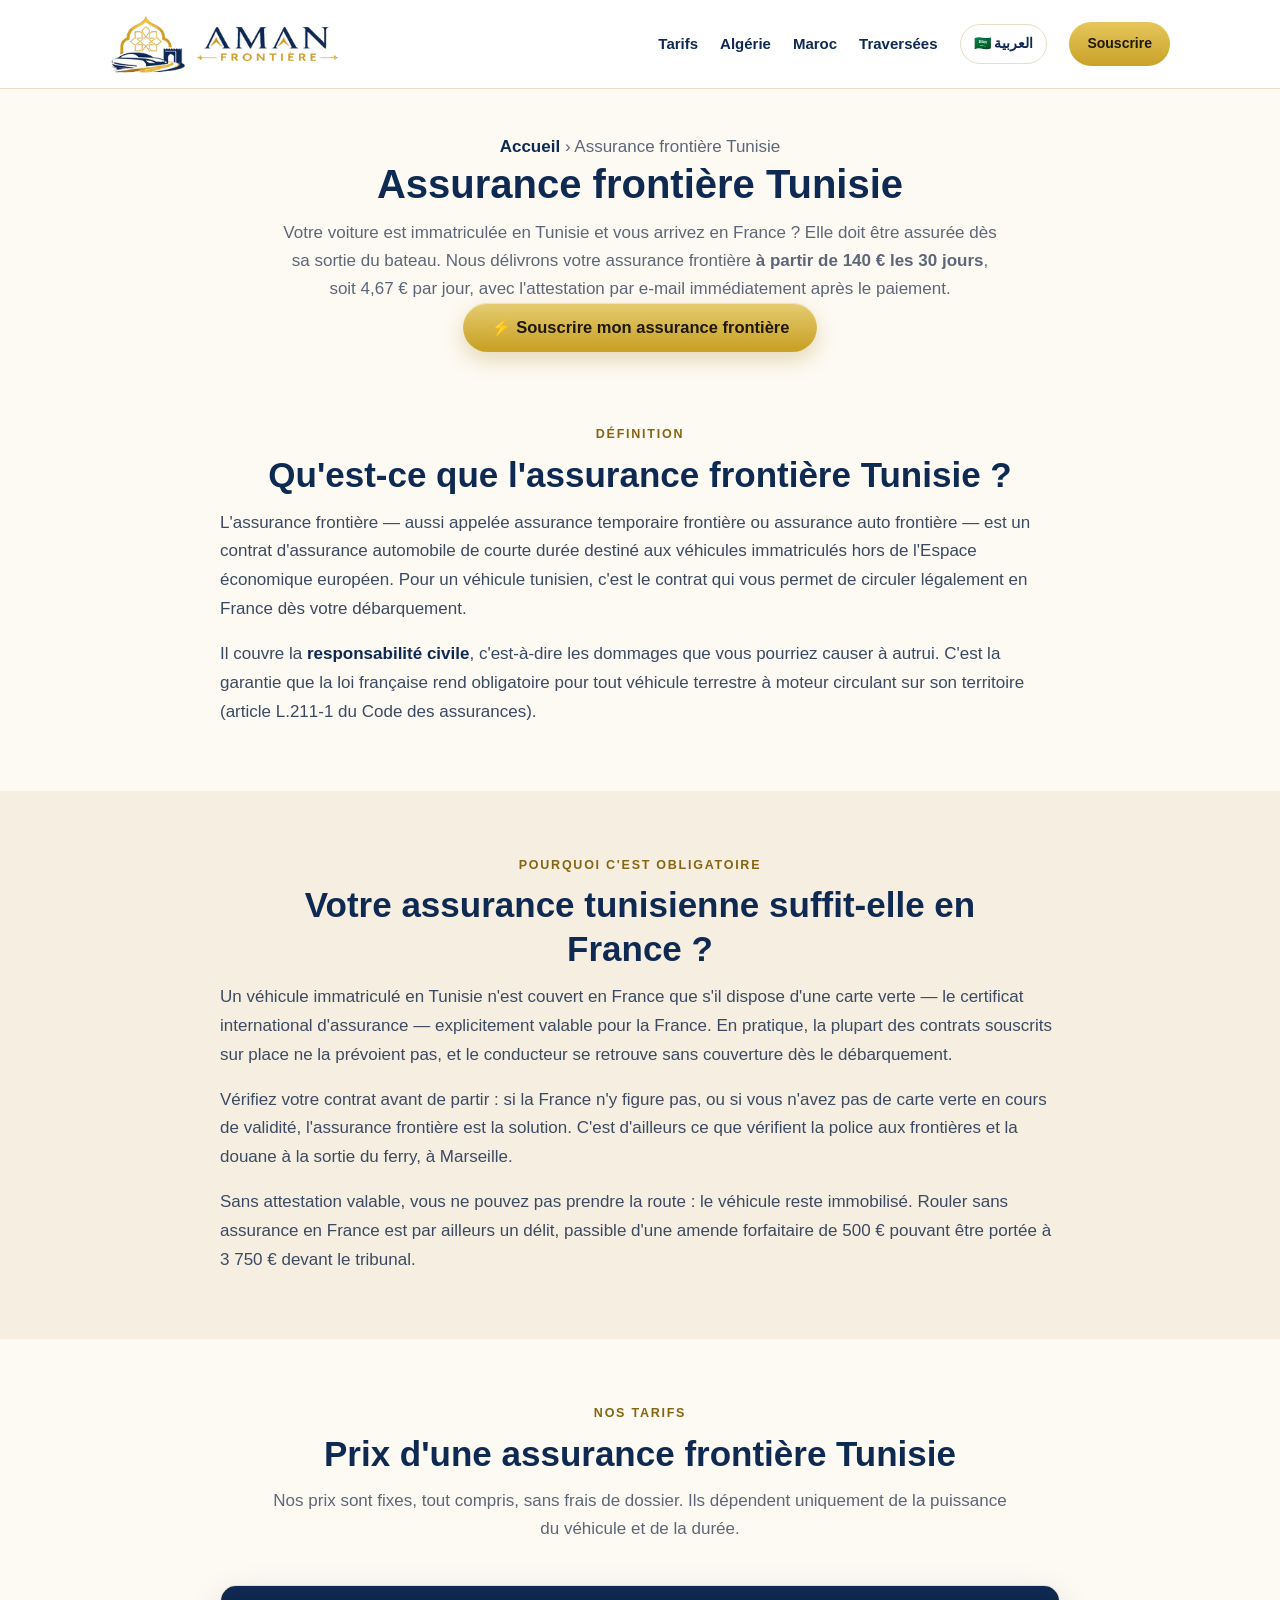
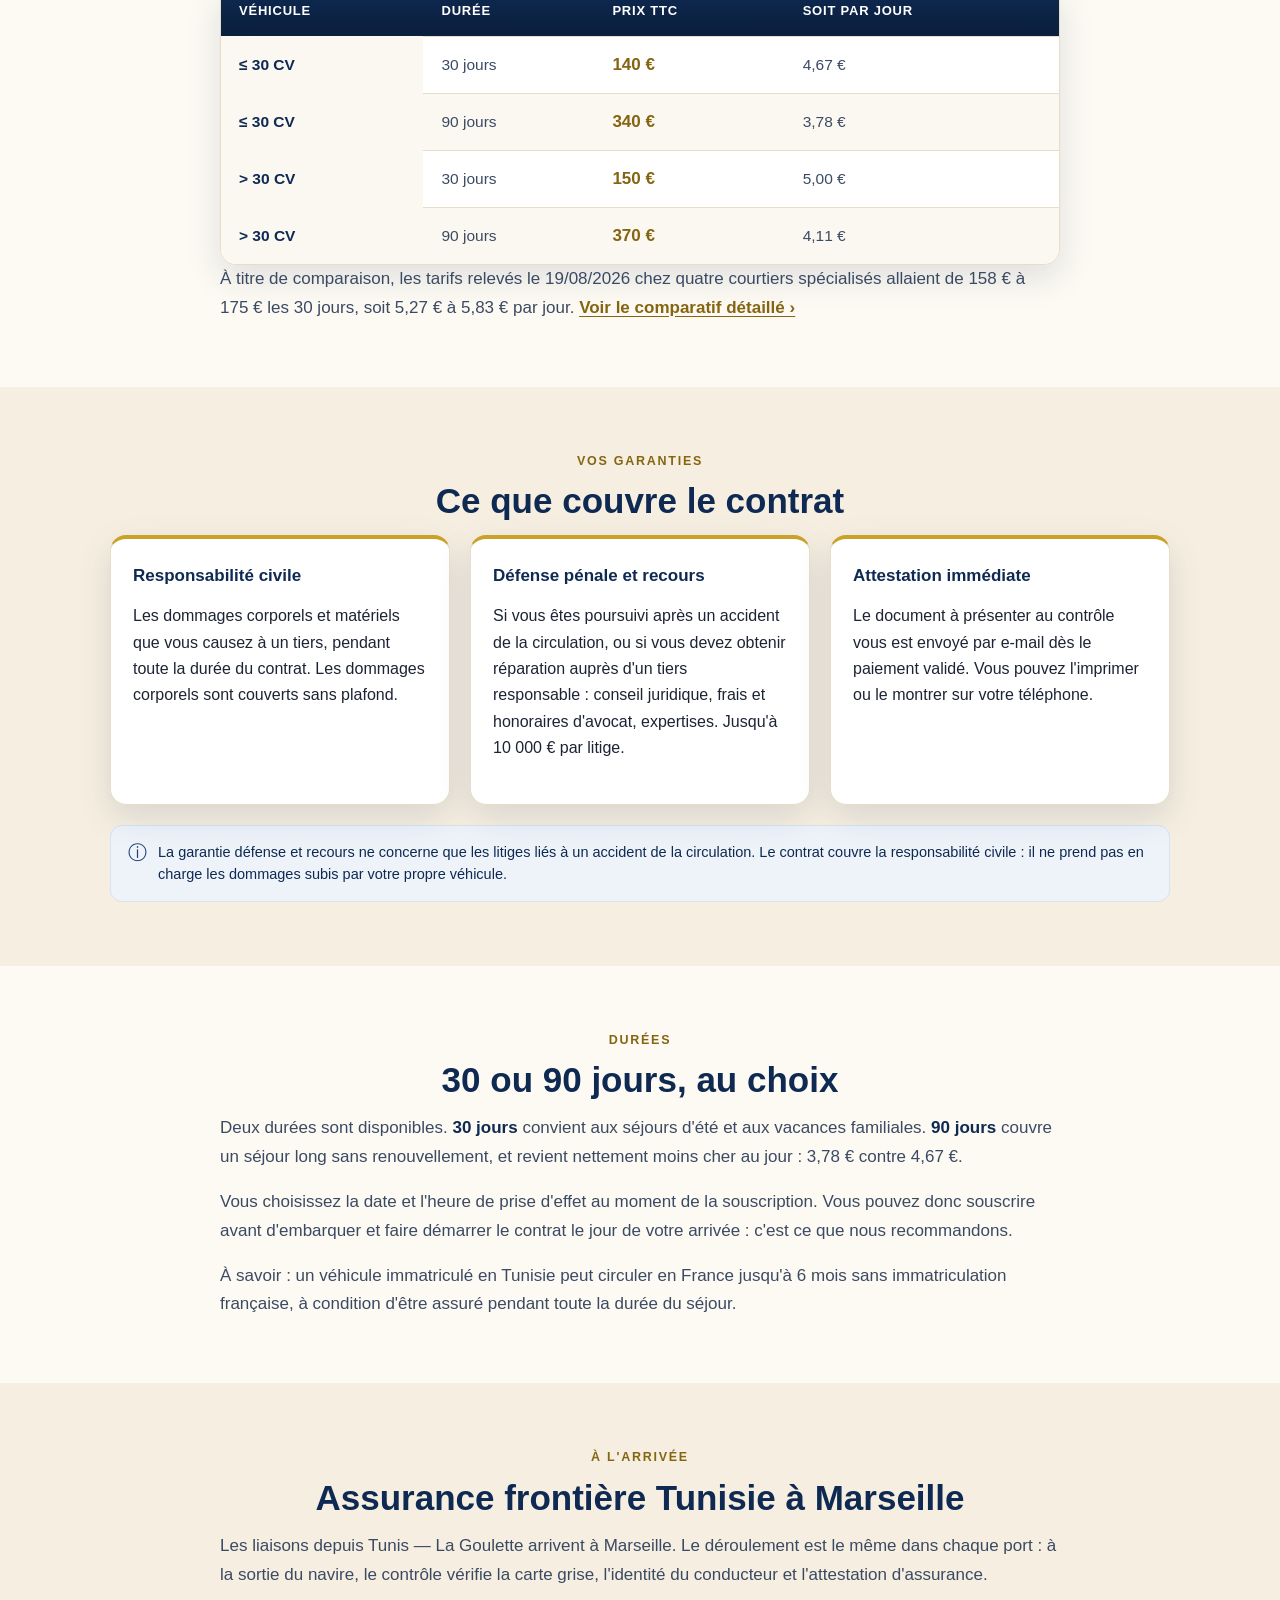
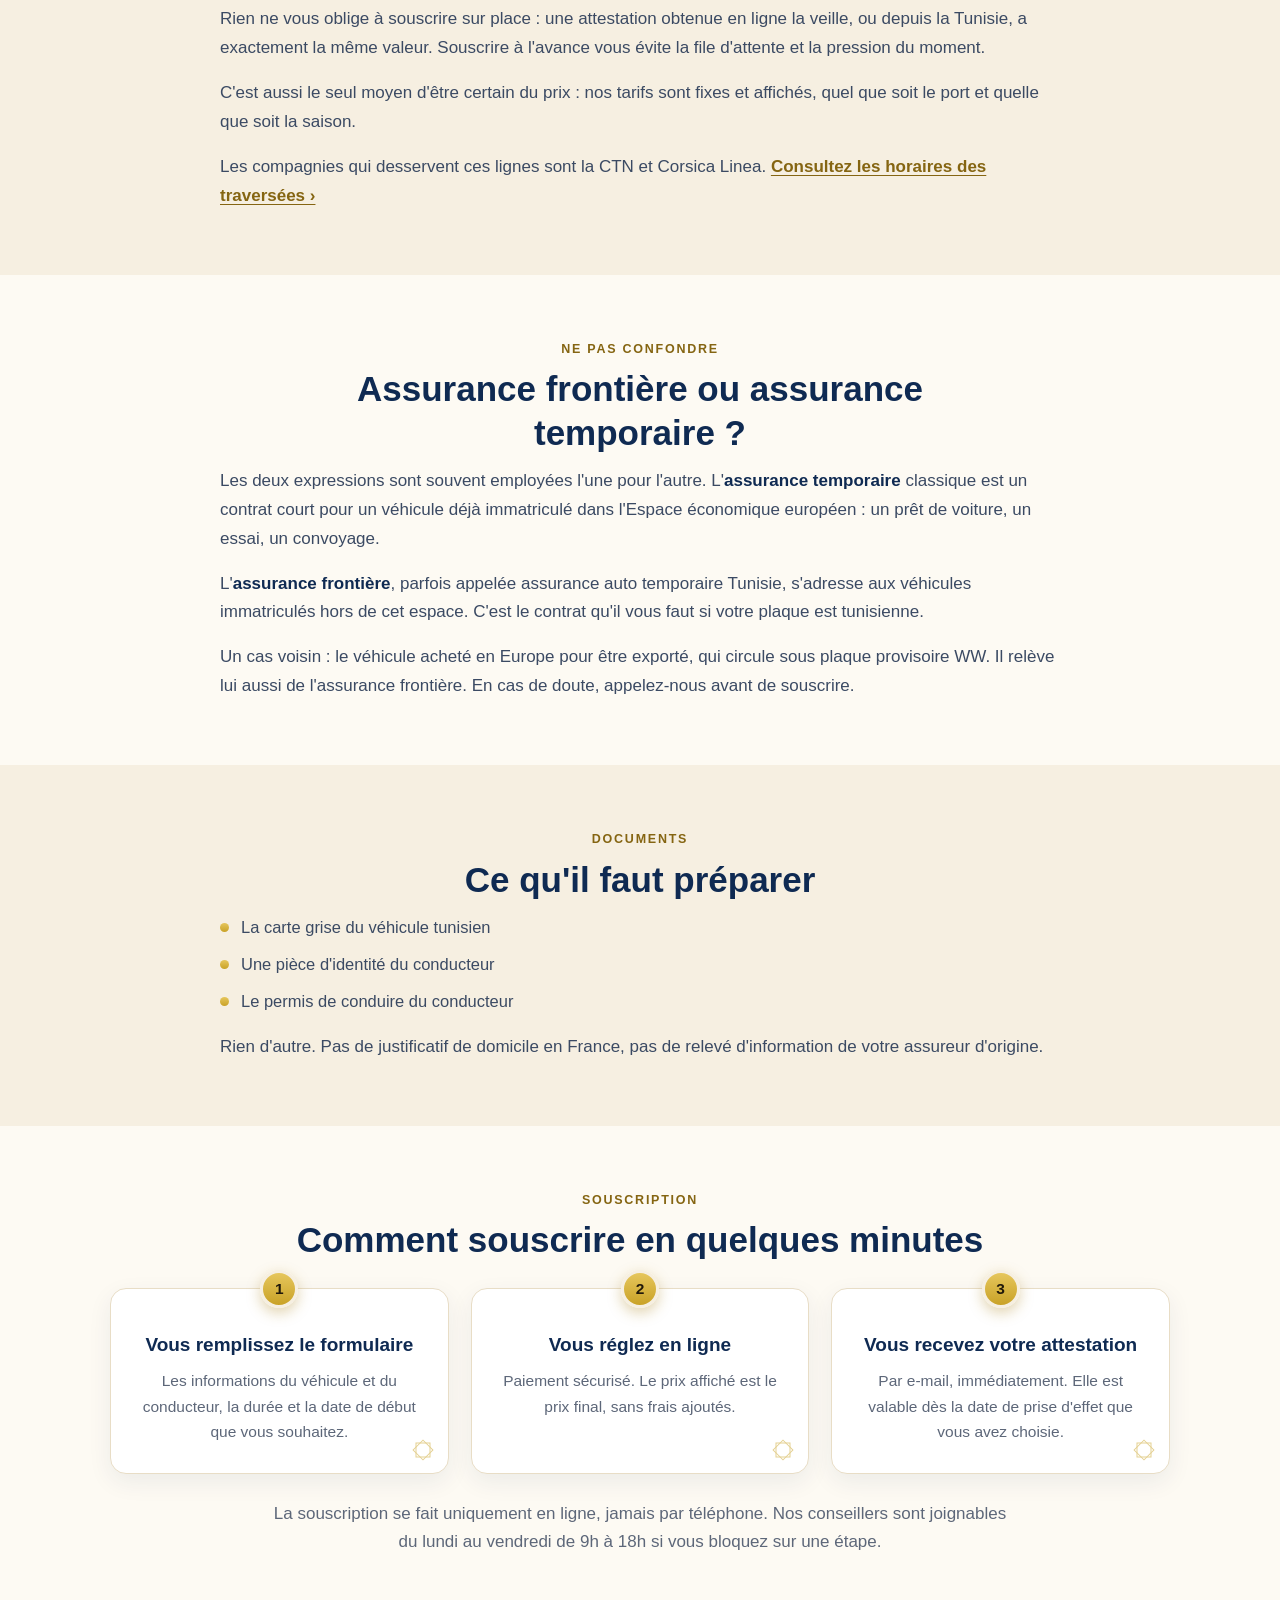
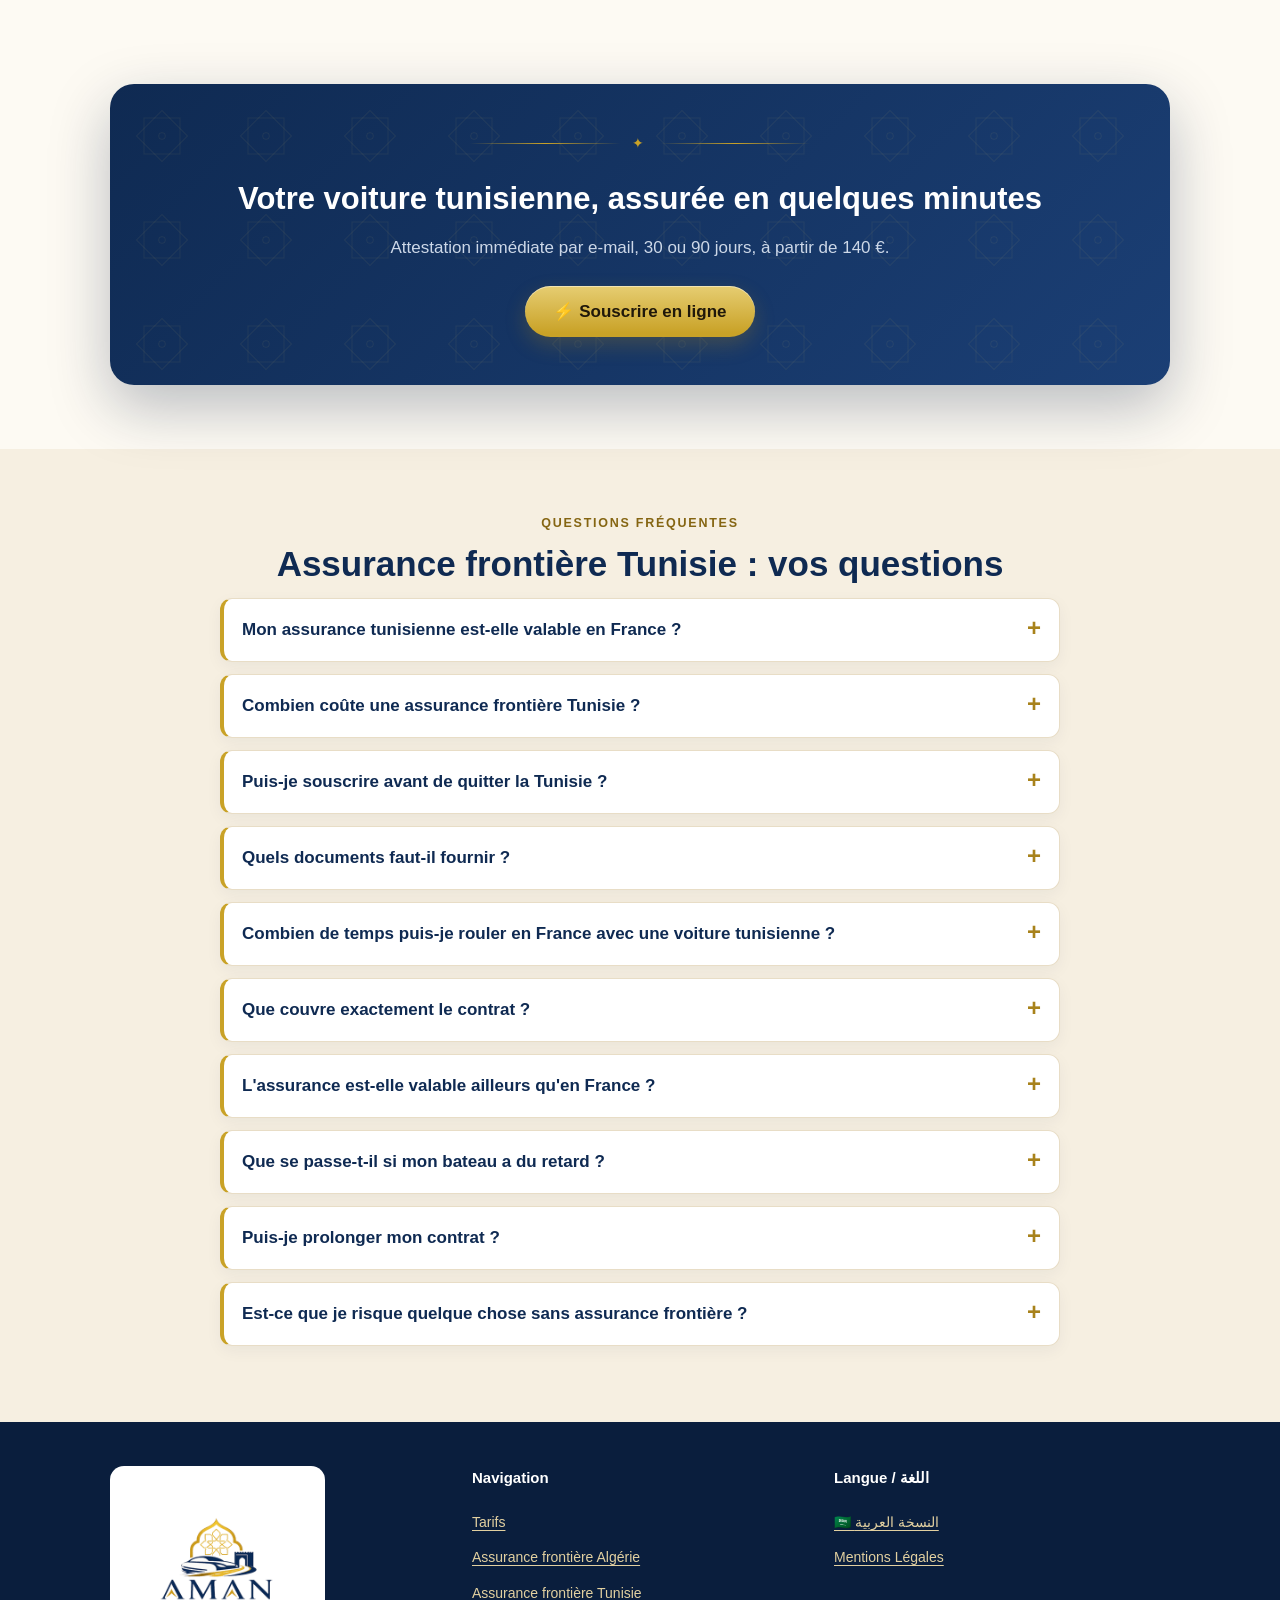
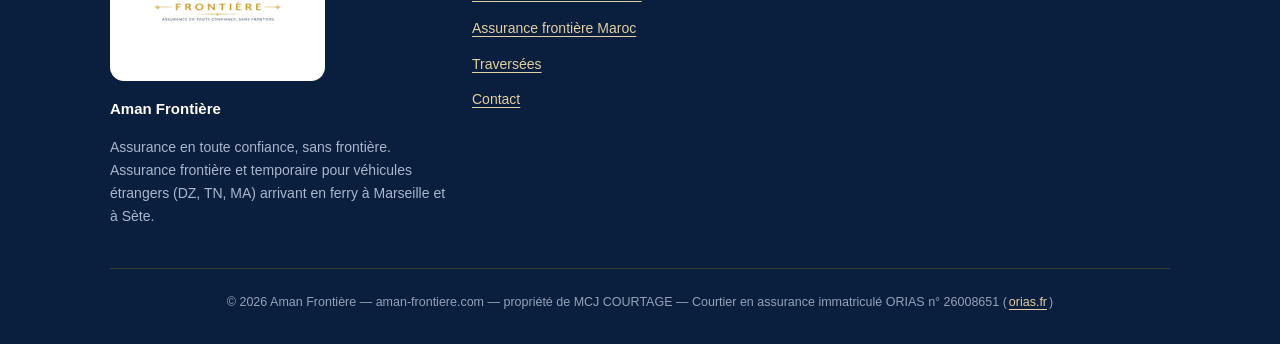
<file: assurance-frontiere-tunisie.html>
<!DOCTYPE html>
<html lang="fr-FR" dir="ltr" prefix="og: http://ogp.me/ns#">
<head>
	<meta charset="utf-8" />
	<title>Assurance frontière Tunisie dès 140 € | Aman Frontière</title>
	<meta name="viewport" content="width=device-width, initial-scale=1" />
	<meta name="description" content="Assurance frontière Tunisie : voiture tunisienne en France dès 140 € les 30 jours, soit 4,67 €/jour. Attestation immédiate par e-mail, France et Europe." />
	<meta name="theme-color" content="#0f2a52" />
	<meta property="og:locale" content="fr_FR" />
	<meta property="og:type" content="website" />
	<meta property="og:url" content="https://aman-frontiere.com/assurance-frontiere-tunisie.html" />
	<meta property="og:title" content="Assurance frontière Tunisie — voiture tunisienne en France dès 140 €" />
	<meta property="og:site_name" content="Aman Frontière" />
	<meta property="og:description" content="Assurance frontière Tunisie : voiture tunisienne en France dès 140 € les 30 jours, soit 4,67 €/jour. Attestation immédiate par e-mail, France et Europe." />
	<meta property="og:image" content="https://aman-frontiere.com/images/aman-logo.png" />
	<link rel="canonical" href="https://aman-frontiere.com/assurance-frontiere-tunisie.html" />
	<link rel="alternate" hreflang="fr" href="https://aman-frontiere.com/assurance-frontiere-tunisie.html" />
	<link rel="alternate" hreflang="ar" href="https://aman-frontiere.com/ar/assurance-frontiere-tunisie.html" />
	<link rel="alternate" hreflang="x-default" href="https://aman-frontiere.com/assurance-frontiere-tunisie.html" />
	<link rel="icon" href="/favicon.svg" type="image/svg+xml" sizes="any" />
	<link rel="apple-touch-icon" href="/favicon.svg" />
	<link rel="stylesheet" href="assets/aman.css?v=20260730" />
	<script type="application/ld+json">{
 "@context": "https://schema.org",
 "@type": "BreadcrumbList",
 "itemListElement": [
  {
   "@type": "ListItem",
   "position": 1,
   "name": "Accueil",
   "item": "https://aman-frontiere.com/"
  },
  {
   "@type": "ListItem",
   "position": 2,
   "name": "Assurance frontière Tunisie",
   "item": "https://aman-frontiere.com/assurance-frontiere-tunisie.html"
  }
 ]
}</script>
	<script type="application/ld+json">{
 "@context": "https://schema.org",
 "@type": "FAQPage",
 "mainEntity": [
  {
   "@type": "Question",
   "name": "Mon assurance tunisienne est-elle valable en France ?",
   "acceptedAnswer": {
    "@type": "Answer",
    "text": "Seulement si votre contrat prévoit une carte verte — le certificat international d'assurance — explicitement valable pour la France. La plupart des contrats souscrits sur place ne la prévoient pas. Vérifiez avant de partir : sans elle, il vous faut une assurance frontière."
   }
  },
  {
   "@type": "Question",
   "name": "Combien coûte une assurance frontière Tunisie ?",
   "acceptedAnswer": {
    "@type": "Answer",
    "text": "À partir de 140 € pour 30 jours, soit 4,67 € par jour, et 340 € pour 90 jours, soit 3,78 € par jour, pour un véhicule jusqu'à 30 CV. 150 € et 370 € au-delà de 30 CV. Prix TTC, tout compris, sans frais de dossier."
   }
  },
  {
   "@type": "Question",
   "name": "Puis-je souscrire avant de quitter la Tunisie ?",
   "acceptedAnswer": {
    "@type": "Answer",
    "text": "Oui, et c'est ce que nous recommandons. Vous choisissez la date de prise d'effet au moment de la souscription : faites-la démarrer le jour de votre débarquement."
   }
  },
  {
   "@type": "Question",
   "name": "Quels documents faut-il fournir ?",
   "acceptedAnswer": {
    "@type": "Answer",
    "text": "La carte grise du véhicule tunisien, une pièce d'identité du conducteur et son permis de conduire. Rien d'autre."
   }
  },
  {
   "@type": "Question",
   "name": "Combien de temps puis-je rouler en France avec une voiture tunisienne ?",
   "acceptedAnswer": {
    "@type": "Answer",
    "text": "Jusqu'à 6 mois sans avoir à l'immatriculer en France, à condition d'être assuré pendant toute la durée du séjour."
   }
  },
  {
   "@type": "Question",
   "name": "Que couvre exactement le contrat ?",
   "acceptedAnswer": {
    "@type": "Answer",
    "text": "La responsabilité civile, c'est-à-dire les dommages causés à autrui, avec les dommages corporels sans plafond. S'y ajoute la défense pénale et recours après un accident de la circulation, jusqu'à 10 000 € par litige. Le contrat ne couvre pas les dommages subis par votre propre véhicule."
   }
  },
  {
   "@type": "Question",
   "name": "L'assurance est-elle valable ailleurs qu'en France ?",
   "acceptedAnswer": {
    "@type": "Answer",
    "text": "Oui, le contrat est valable en France et dans les pays de l'Espace économique européen figurant sur l'attestation."
   }
  },
  {
   "@type": "Question",
   "name": "Que se passe-t-il si mon bateau a du retard ?",
   "acceptedAnswer": {
    "@type": "Answer",
    "text": "Votre contrat démarre à la date que vous avez choisie, pas à l'heure d'arrivée du navire. En cas de retard important, contactez-nous avant le débarquement pour décaler la date de prise d'effet."
   }
  },
  {
   "@type": "Question",
   "name": "Puis-je prolonger mon contrat ?",
   "acceptedAnswer": {
    "@type": "Answer",
    "text": "Si votre séjour se prolonge, contactez-nous avant l'échéance. Mieux vaut anticiper : rouler ne serait-ce qu'un jour sans assurance vous expose à une amende et à l'immobilisation du véhicule."
   }
  },
  {
   "@type": "Question",
   "name": "Est-ce que je risque quelque chose sans assurance frontière ?",
   "acceptedAnswer": {
    "@type": "Answer",
    "text": "Oui. Vous ne pourrez pas sortir du port, et rouler sans assurance en France est un délit : 500 € d'amende forfaitaire, jusqu'à 3 750 € devant le tribunal, avec immobilisation possible du véhicule."
   }
  }
 ]
}</script>
	<script type="text/javascript">
		(function(c,l,a,r,i,t,y){c[a]=c[a]||function(){(c[a].q=c[a].q||[]).push(arguments)};t=l.createElement(r);t.async=1;t.src="https://www.clarity.ms/tag/"+i;y=l.getElementsByTagName(r)[0];y.parentNode.insertBefore(t,y);})(window,document,"clarity","script","x7huufw34g");
	</script>
</head>
<body>
	<header class="site">
		<div class="wrap nav">
			<a class="brand" href="/" aria-label="Aman Frontière — accueil">
				<img src="images/aman-logo-header-320.png"
				     srcset="images/aman-logo-header-320.png 320w, images/aman-logo-header-460.png 460w, images/aman-logo-header.png 620w"
				     sizes="(max-width:560px) 175px, (max-width:860px) 206px, 229px"
				     width="620" height="163" fetchpriority="high" decoding="async"
				     alt="Aman Frontière — assurance en toute confiance, sans frontière" />
			</a>
			<nav class="nav-links">
				<a class="lk" href="/#tarifs">Tarifs</a>
				<a class="lk" href="assurance-frontiere-algerie.html">Algérie</a>
				<a class="lk" href="assurance-frontiere-maroc.html">Maroc</a>
				<a class="lk" href="traversees.html">Traversées</a>
				<a class="lang" href="ar/assurance-frontiere-tunisie.html" lang="ar" hreflang="ar">🇸🇦 العربية</a>
				<a class="nav-cta cta-open" href="/#tarifs">Souscrire</a>
			</nav>
		</div>
	</header>

	<main id="contenu">

	<section class="page-head">
		<div class="wrap">
			<p class="crumb"><a href="/">Accueil</a> › Assurance frontière Tunisie</p>
			<h1>Assurance frontière Tunisie</h1>
			<p>Votre voiture est immatriculée en Tunisie et vous arrivez en France&nbsp;? Elle doit être assurée dès sa sortie du bateau. Nous délivrons votre assurance frontière <strong>à partir de 140&nbsp;€ les 30 jours</strong>, soit 4,67&nbsp;€ par jour, avec l'attestation par e-mail immédiatement après le paiement.</p>
			<p class="head-cta"><button type="button" class="btn btn-or cta-open">⚡ Souscrire mon assurance frontière</button></p>
		</div>
	</section>

	<section>
		<div class="wrap wrap-txt">
			<div class="eyebrow">Définition</div>
			<h2 class="sec">Qu'est-ce que l'assurance frontière Tunisie&nbsp;?</h2>
			<p class="txt">L'assurance frontière — aussi appelée assurance temporaire frontière ou assurance auto frontière — est un contrat d'assurance automobile de courte durée destiné aux véhicules immatriculés hors de l'Espace économique européen. Pour un véhicule tunisien, c'est le contrat qui vous permet de circuler légalement en France dès votre débarquement.</p>
			<p class="txt">Il couvre la <strong>responsabilité civile</strong>, c'est-à-dire les dommages que vous pourriez causer à autrui. C'est la garantie que la loi française rend obligatoire pour tout véhicule terrestre à moteur circulant sur son territoire (article L.211-1 du Code des assurances).</p>
		</div>
	</section>

	<section class="sec-creme">
		<div class="wrap wrap-txt">
			<div class="eyebrow">Pourquoi c'est obligatoire</div>
			<h2 class="sec">Votre assurance tunisienne suffit-elle en France&nbsp;?</h2>
			<p class="txt">Un véhicule immatriculé en Tunisie n'est couvert en France que s'il dispose d'une carte verte — le certificat international d'assurance — explicitement valable pour la France. En pratique, la plupart des contrats souscrits sur place ne la prévoient pas, et le conducteur se retrouve sans couverture dès le débarquement.</p>
			<p class="txt">Vérifiez votre contrat avant de partir&nbsp;: si la France n'y figure pas, ou si vous n'avez pas de carte verte en cours de validité, l'assurance frontière est la solution. C'est d'ailleurs ce que vérifient la police aux frontières et la douane à la sortie du ferry, à Marseille.</p>
			<p class="txt">Sans attestation valable, vous ne pouvez pas prendre la route&nbsp;: le véhicule reste immobilisé. Rouler sans assurance en France est par ailleurs un délit, passible d'une amende forfaitaire de 500&nbsp;€ pouvant être portée à 3&nbsp;750&nbsp;€ devant le tribunal.</p>
		</div>
	</section>

	<section id="tarifs">
		<div class="wrap wrap-txt">
			<div class="eyebrow">Nos tarifs</div>
			<h2 class="sec">Prix d'une assurance frontière Tunisie</h2>
			<p class="sec-intro">Nos prix sont fixes, tout compris, sans frais de dossier. Ils dépendent uniquement de la puissance du véhicule et de la durée.</p>
			<div class="tt-wrap" role="region" tabindex="0" aria-label="Prix d'une assurance frontière Tunisie">
				<table class="tt tt-prix">
					<thead><tr><th scope="col">Véhicule</th><th scope="col">Durée</th><th scope="col">Prix TTC</th><th scope="col">Soit par jour</th></tr></thead>
					<tbody><tr><th scope="row">≤ 30 CV</th><td>30 jours</td><td class="p">140 €</td><td>4,67 €</td></tr><tr><th scope="row">≤ 30 CV</th><td>90 jours</td><td class="p">340 €</td><td>3,78 €</td></tr><tr><th scope="row">> 30 CV</th><td>30 jours</td><td class="p">150 €</td><td>5,00 €</td></tr><tr><th scope="row">> 30 CV</th><td>90 jours</td><td class="p">370 €</td><td>4,11 €</td></tr></tbody>
				</table>
			</div>
			<p class="txt">À titre de comparaison, les tarifs relevés le 19/08/2026 chez quatre courtiers spécialisés allaient de 158&nbsp;€ à 175&nbsp;€ les 30 jours, soit 5,27&nbsp;€ à 5,83&nbsp;€ par jour. <a href="/#tarifs">Voir le comparatif détaillé ›</a></p>
		</div>
	</section>

	<section class="sec-creme">
		<div class="wrap">
			<div class="eyebrow">Vos garanties</div>
			<h2 class="sec">Ce que couvre le contrat</h2>
			<div class="grid">
				<div class="card"><h3>Responsabilité civile</h3><p>Les dommages corporels et matériels que vous causez à un tiers, pendant toute la durée du contrat. Les dommages corporels sont couverts sans plafond.</p></div>
				<div class="card"><h3>Défense pénale et recours</h3><p>Si vous êtes poursuivi après un accident de la circulation, ou si vous devez obtenir réparation auprès d'un tiers responsable&nbsp;: conseil juridique, frais et honoraires d'avocat, expertises. Jusqu'à 10 000&nbsp;€ par litige.</p></div>
				<div class="card"><h3>Attestation immédiate</h3><p>Le document à présenter au contrôle vous est envoyé par e-mail dès le paiement validé. Vous pouvez l'imprimer ou le montrer sur votre téléphone.</p></div>
			</div>
			<p class="dr-note"><i aria-hidden="true">ⓘ</i><span>La garantie défense et recours ne concerne que les litiges liés à un accident de la circulation. Le contrat couvre la responsabilité civile&nbsp;: il ne prend pas en charge les dommages subis par votre propre véhicule.</span></p>
		</div>
	</section>

	<section>
		<div class="wrap wrap-txt">
			<div class="eyebrow">Durées</div>
			<h2 class="sec">30 ou 90 jours, au choix</h2>
			<p class="txt">Deux durées sont disponibles. <strong>30 jours</strong> convient aux séjours d'été et aux vacances familiales. <strong>90 jours</strong> couvre un séjour long sans renouvellement, et revient nettement moins cher au jour&nbsp;: 3,78&nbsp;€ contre 4,67&nbsp;€.</p>
			<p class="txt">Vous choisissez la date et l'heure de prise d'effet au moment de la souscription. Vous pouvez donc souscrire avant d'embarquer et faire démarrer le contrat le jour de votre arrivée&nbsp;: c'est ce que nous recommandons.</p>
			<p class="txt">À savoir&nbsp;: un véhicule immatriculé en Tunisie peut circuler en France jusqu'à 6 mois sans immatriculation française, à condition d'être assuré pendant toute la durée du séjour.</p>
		</div>
	</section>

	<section class="sec-creme">
		<div class="wrap wrap-txt">
			<div class="eyebrow">À l'arrivée</div>
			<h2 class="sec">Assurance frontière Tunisie à Marseille</h2>
			<p class="txt">Les liaisons depuis Tunis — La Goulette arrivent à Marseille. Le déroulement est le même dans chaque port&nbsp;: à la sortie du navire, le contrôle vérifie la carte grise, l'identité du conducteur et l'attestation d'assurance.</p>
			<p class="txt">Rien ne vous oblige à souscrire sur place&nbsp;: une attestation obtenue en ligne la veille, ou depuis la Tunisie, a exactement la même valeur. Souscrire à l'avance vous évite la file d'attente et la pression du moment.</p>
			<p class="txt">C'est aussi le seul moyen d'être certain du prix&nbsp;: nos tarifs sont fixes et affichés, quel que soit le port et quelle que soit la saison.</p>
			<p class="txt">Les compagnies qui desservent ces lignes sont la CTN et Corsica Linea. <a href="traversees.html">Consultez les horaires des traversées ›</a></p>
		</div>
	</section>

	<section>
		<div class="wrap wrap-txt">
			<div class="eyebrow">Ne pas confondre</div>
			<h2 class="sec">Assurance frontière ou assurance temporaire&nbsp;?</h2>
			<p class="txt">Les deux expressions sont souvent employées l'une pour l'autre. L'<strong>assurance temporaire</strong> classique est un contrat court pour un véhicule déjà immatriculé dans l'Espace économique européen&nbsp;: un prêt de voiture, un essai, un convoyage.</p>
			<p class="txt">L'<strong>assurance frontière</strong>, parfois appelée assurance auto temporaire Tunisie, s'adresse aux véhicules immatriculés hors de cet espace. C'est le contrat qu'il vous faut si votre plaque est tunisienne.</p>
			<p class="txt">Un cas voisin&nbsp;: le véhicule acheté en Europe pour être exporté, qui circule sous plaque provisoire WW. Il relève lui aussi de l'assurance frontière. En cas de doute, appelez-nous avant de souscrire.</p>
		</div>
	</section>

	<section class="sec-creme">
		<div class="wrap wrap-txt">
			<div class="eyebrow">Documents</div>
			<h2 class="sec">Ce qu'il faut préparer</h2>
			<ul class="liste"><li>La carte grise du véhicule tunisien</li><li>Une pièce d'identité du conducteur</li><li>Le permis de conduire du conducteur</li></ul>
			<p class="txt">Rien d'autre. Pas de justificatif de domicile en France, pas de relevé d'information de votre assureur d'origine.</p>
		</div>
	</section>

	<section>
		<div class="wrap">
			<div class="eyebrow">Souscription</div>
			<h2 class="sec">Comment souscrire en quelques minutes</h2>
			<div class="steps">
				<div class="step"><div class="num">1</div><h3>Vous remplissez le formulaire</h3><p>Les informations du véhicule et du conducteur, la durée et la date de début que vous souhaitez.</p></div>
				<div class="step"><div class="num">2</div><h3>Vous réglez en ligne</h3><p>Paiement sécurisé. Le prix affiché est le prix final, sans frais ajoutés.</p></div>
				<div class="step"><div class="num">3</div><h3>Vous recevez votre attestation</h3><p>Par e-mail, immédiatement. Elle est valable dès la date de prise d'effet que vous avez choisie.</p></div>
			</div>
			<p class="sec-intro" style="margin-top:26px;margin-bottom:0">La souscription se fait uniquement en ligne, jamais par téléphone. Nos conseillers sont joignables du lundi au vendredi de 9h à 18h si vous bloquez sur une étape.</p>
		</div>
	</section>

	<section id="souscrire">
		<div class="wrap">
			<div class="cta-band">
				<div class="orn"><span>✦</span></div>
				<h2>Votre voiture tunisienne, assurée en quelques minutes</h2>
				<p>Attestation immédiate par e-mail, 30 ou 90 jours, à partir de 140 €.</p>
				<div class="hero-cta">
					<button type="button" class="btn btn-or cta-open">⚡ Souscrire en ligne</button>
				</div>
			</div>
		</div>
	</section>

	<section class="sec-creme" id="faq">
		<div class="wrap" style="max-width:880px">
			<div class="eyebrow">Questions fréquentes</div>
			<h2 class="sec">Assurance frontière Tunisie&nbsp;: vos questions</h2>
			<details><summary>Mon assurance tunisienne est-elle valable en France ?</summary><div class="faq-a">Seulement si votre contrat prévoit une carte verte — le certificat international d'assurance — explicitement valable pour la France. La plupart des contrats souscrits sur place ne la prévoient pas. Vérifiez avant de partir : sans elle, il vous faut une assurance frontière.</div></details>
			<details><summary>Combien coûte une assurance frontière Tunisie ?</summary><div class="faq-a">À partir de 140 € pour 30 jours, soit 4,67 € par jour, et 340 € pour 90 jours, soit 3,78 € par jour, pour un véhicule jusqu'à 30 CV. 150 € et 370 € au-delà de 30 CV. Prix TTC, tout compris, sans frais de dossier.</div></details>
			<details><summary>Puis-je souscrire avant de quitter la Tunisie ?</summary><div class="faq-a">Oui, et c'est ce que nous recommandons. Vous choisissez la date de prise d'effet au moment de la souscription : faites-la démarrer le jour de votre débarquement.</div></details>
			<details><summary>Quels documents faut-il fournir ?</summary><div class="faq-a">La carte grise du véhicule tunisien, une pièce d'identité du conducteur et son permis de conduire. Rien d'autre.</div></details>
			<details><summary>Combien de temps puis-je rouler en France avec une voiture tunisienne ?</summary><div class="faq-a">Jusqu'à 6 mois sans avoir à l'immatriculer en France, à condition d'être assuré pendant toute la durée du séjour.</div></details>
			<details><summary>Que couvre exactement le contrat ?</summary><div class="faq-a">La responsabilité civile, c'est-à-dire les dommages causés à autrui, avec les dommages corporels sans plafond. S'y ajoute la défense pénale et recours après un accident de la circulation, jusqu'à 10 000 € par litige. Le contrat ne couvre pas les dommages subis par votre propre véhicule.</div></details>
			<details><summary>L'assurance est-elle valable ailleurs qu'en France ?</summary><div class="faq-a">Oui, le contrat est valable en France et dans les pays de l'Espace économique européen figurant sur l'attestation.</div></details>
			<details><summary>Que se passe-t-il si mon bateau a du retard ?</summary><div class="faq-a">Votre contrat démarre à la date que vous avez choisie, pas à l'heure d'arrivée du navire. En cas de retard important, contactez-nous avant le débarquement pour décaler la date de prise d'effet.</div></details>
			<details><summary>Puis-je prolonger mon contrat ?</summary><div class="faq-a">Si votre séjour se prolonge, contactez-nous avant l'échéance. Mieux vaut anticiper : rouler ne serait-ce qu'un jour sans assurance vous expose à une amende et à l'immobilisation du véhicule.</div></details>
			<details><summary>Est-ce que je risque quelque chose sans assurance frontière ?</summary><div class="faq-a">Oui. Vous ne pourrez pas sortir du port, et rouler sans assurance en France est un délit : 500 € d'amende forfaitaire, jusqu'à 3 750 € devant le tribunal, avec immobilisation possible du véhicule.</div></details>
		</div>
	</section>

	</main>

	<footer class="site">
		<div class="wrap">
			<div class="cols">
				<div>
					<img class="foot-logo" src="images/aman-logo.png" width="420" height="420" alt="Aman Frontière — assurance en toute confiance, sans frontière" onerror="this.style.display='none'" />
					<h3>Aman Frontière</h3>
					<p>Assurance en toute confiance, sans frontière. Assurance frontière et temporaire pour véhicules étrangers (DZ, TN, MA) arrivant en ferry à Marseille et à Sète.</p>
				</div>
				<div>
					<h3>Navigation</h3>
					<p><a href="/#tarifs">Tarifs</a><br /><a href="assurance-frontiere-algerie.html">Assurance frontière Algérie</a><br /><a href="assurance-frontiere-tunisie.html">Assurance frontière Tunisie</a><br /><a href="assurance-frontiere-maroc.html">Assurance frontière Maroc</a><br /><a href="traversees.html">Traversées</a><br /><a href="/#contact">Contact</a></p>
				</div>
				<div>
					<h3>Langue / اللغة</h3>
					<p><a href="ar/assurance-frontiere-tunisie.html" lang="ar" hreflang="ar">🇸🇦 النسخة العربية</a><br /><a href="mentions-legales.html">Mentions Légales</a></p>
				</div>
			</div>
			<div class="legal">© <span id="y"></span> Aman Frontière — aman-frontiere.com — propriété de MCJ COURTAGE — Courtier en assurance immatriculé ORIAS n° 26008651 (<a href="https://www.orias.fr" target="_blank" rel="noopener">orias.fr</a>)</div>
		</div>
	</footer>

	<div id="modal-souscription" class="modal-overlay" aria-hidden="true">
		<div class="modal-content" role="dialog" aria-modal="true" aria-label="Souscription en ligne">
			<div class="modal-header"><button type="button" id="btn-fermer-modal" aria-label="Fermer la fenêtre">&times;</button></div>
			<div class="modal-body">
				<iframe id="jl-tarificateur" src="https://www.jlassure.com/sousfiche/assure_tempo_rapide_mb.php?cat=&amp;&amp;tip=09.70.71.01.78&amp;&amp;id=800&amp;&amp;cd=7KAW433&amp;&amp;adrsite=https://www.assurancetemporaireauto.com" title="Souscription en ligne" loading="lazy" referrerpolicy="no-referrer-when-downgrade"></iframe>
			</div>
		</div>
	</div>

	<script>
	document.getElementById('y').textContent = new Date().getFullYear();
	(function(){
		var modal=document.getElementById('modal-souscription');
		var closeBtn=document.getElementById('btn-fermer-modal');
		function open(){modal.classList.add('show');modal.setAttribute('aria-hidden','false');document.body.classList.add('no-scroll');}
		function close(){modal.classList.remove('show');modal.setAttribute('aria-hidden','true');document.body.classList.remove('no-scroll');}
		document.querySelectorAll('.cta-open').forEach(function(b){b.addEventListener('click',function(e){e.preventDefault();open();});});
		if(closeBtn)closeBtn.addEventListener('click',close);
		modal.addEventListener('click',function(e){if(e.target===modal)close();});
		document.addEventListener('keydown',function(e){if(e.key==='Escape')close();});
	})();
	</script>
</body>
</html>
</file>
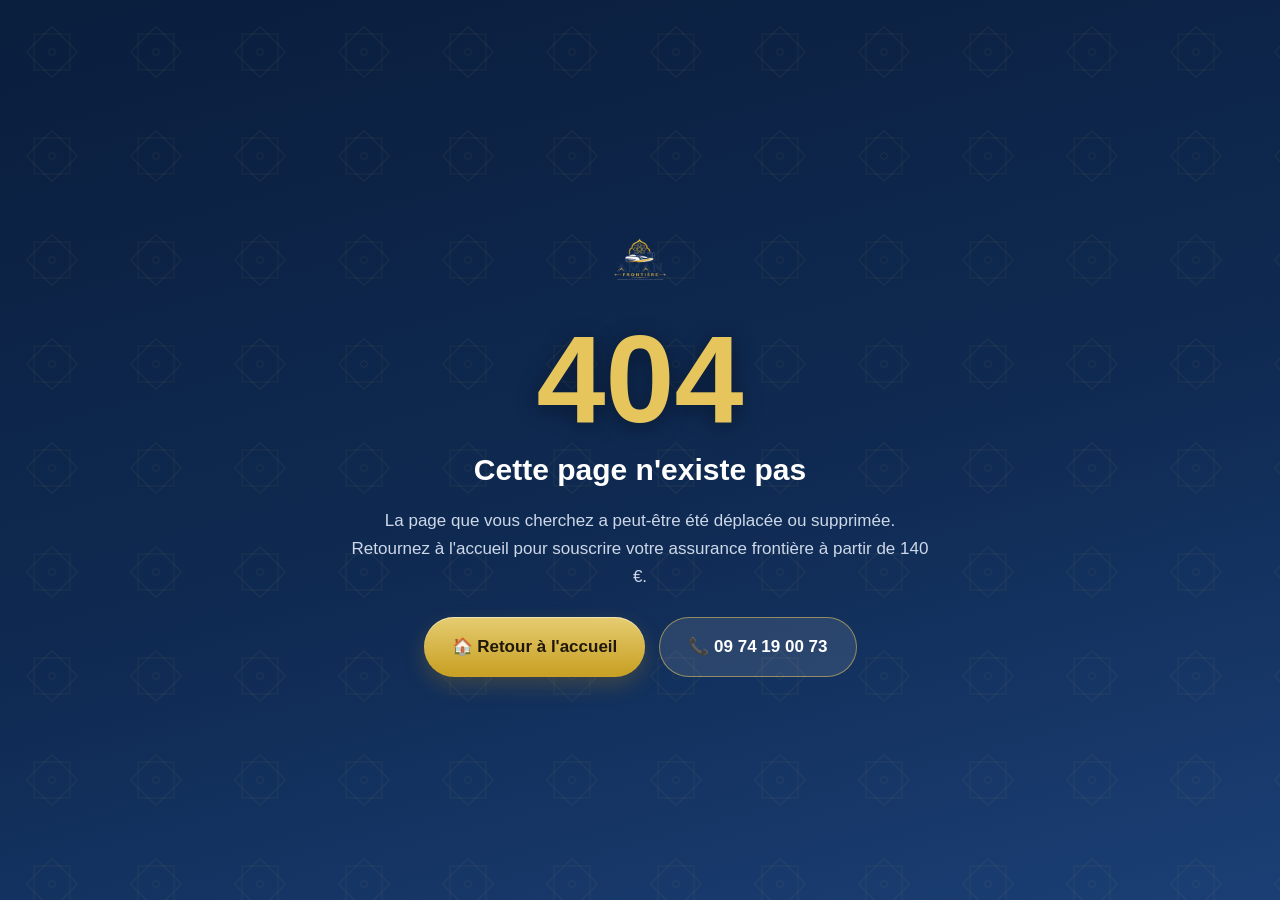
<file: erreur-404.html>
<!DOCTYPE html>
<html lang="fr-FR" dir="ltr">
<head>
	<meta charset="utf-8" />
	<title>Page introuvable (404) | Aman Frontière</title>
	<meta name="viewport" content="width=device-width, initial-scale=1" />
	<meta name="robots" content="noindex, follow" />
	<meta name="theme-color" content="#0f2a52" />
	<link rel="icon" href="/favicon.svg" type="image/svg+xml" sizes="any" />
	<link rel="stylesheet" href="/assets/aman.css?v=20260730" />
	<style>
	body{min-height:100vh;display:flex;align-items:center;justify-content:center;text-align:center;padding:24px;color:#fff;
	     background-color:var(--navy-d);
	     background-image:linear-gradient(165deg,var(--navy-d),var(--navy) 55%,var(--navy-l));position:relative;overflow-x:hidden}
	body::before{content:"";position:absolute;inset:0;background-image:var(--pattern);opacity:.5;pointer-events:none}
	.box{max-width:580px;position:relative;z-index:1}
	.box img{margin:0 auto 18px;height:76px;width:auto}
	.box p.code{margin:0;font-size:clamp(66px,17vw,124px);font-weight:800;line-height:1;margin:0;color:var(--or-l);text-shadow:0 4px 22px rgba(0,0,0,.35)}
	.box h1{font-size:clamp(22px,4vw,30px);margin:4px 0 12px}
	.box p{font-size:17px;color:#cdd8e8;margin:0 0 26px}
	.btns{display:flex;gap:14px;justify-content:center;flex-wrap:wrap}
	</style>
</head>
<body>
	<main class="box">
		<img src="/images/aman-logo.png" width="420" height="420" alt="Aman Frontière" />
		<p class="code">404</p>
		<h1>Cette page n'existe pas</h1>
		<p>La page que vous cherchez a peut-être été déplacée ou supprimée. Retournez à l'accueil pour souscrire votre assurance frontière à partir de 140 €.</p>
		<div class="btns">
			<a class="btn btn-or" href="/">🏠 Retour à l'accueil</a>
			<a class="btn btn-ghost" href="tel:+33974190073">📞 09 74 19 00 73</a>
		</div>
	</main>
</body>
</html>
</file>
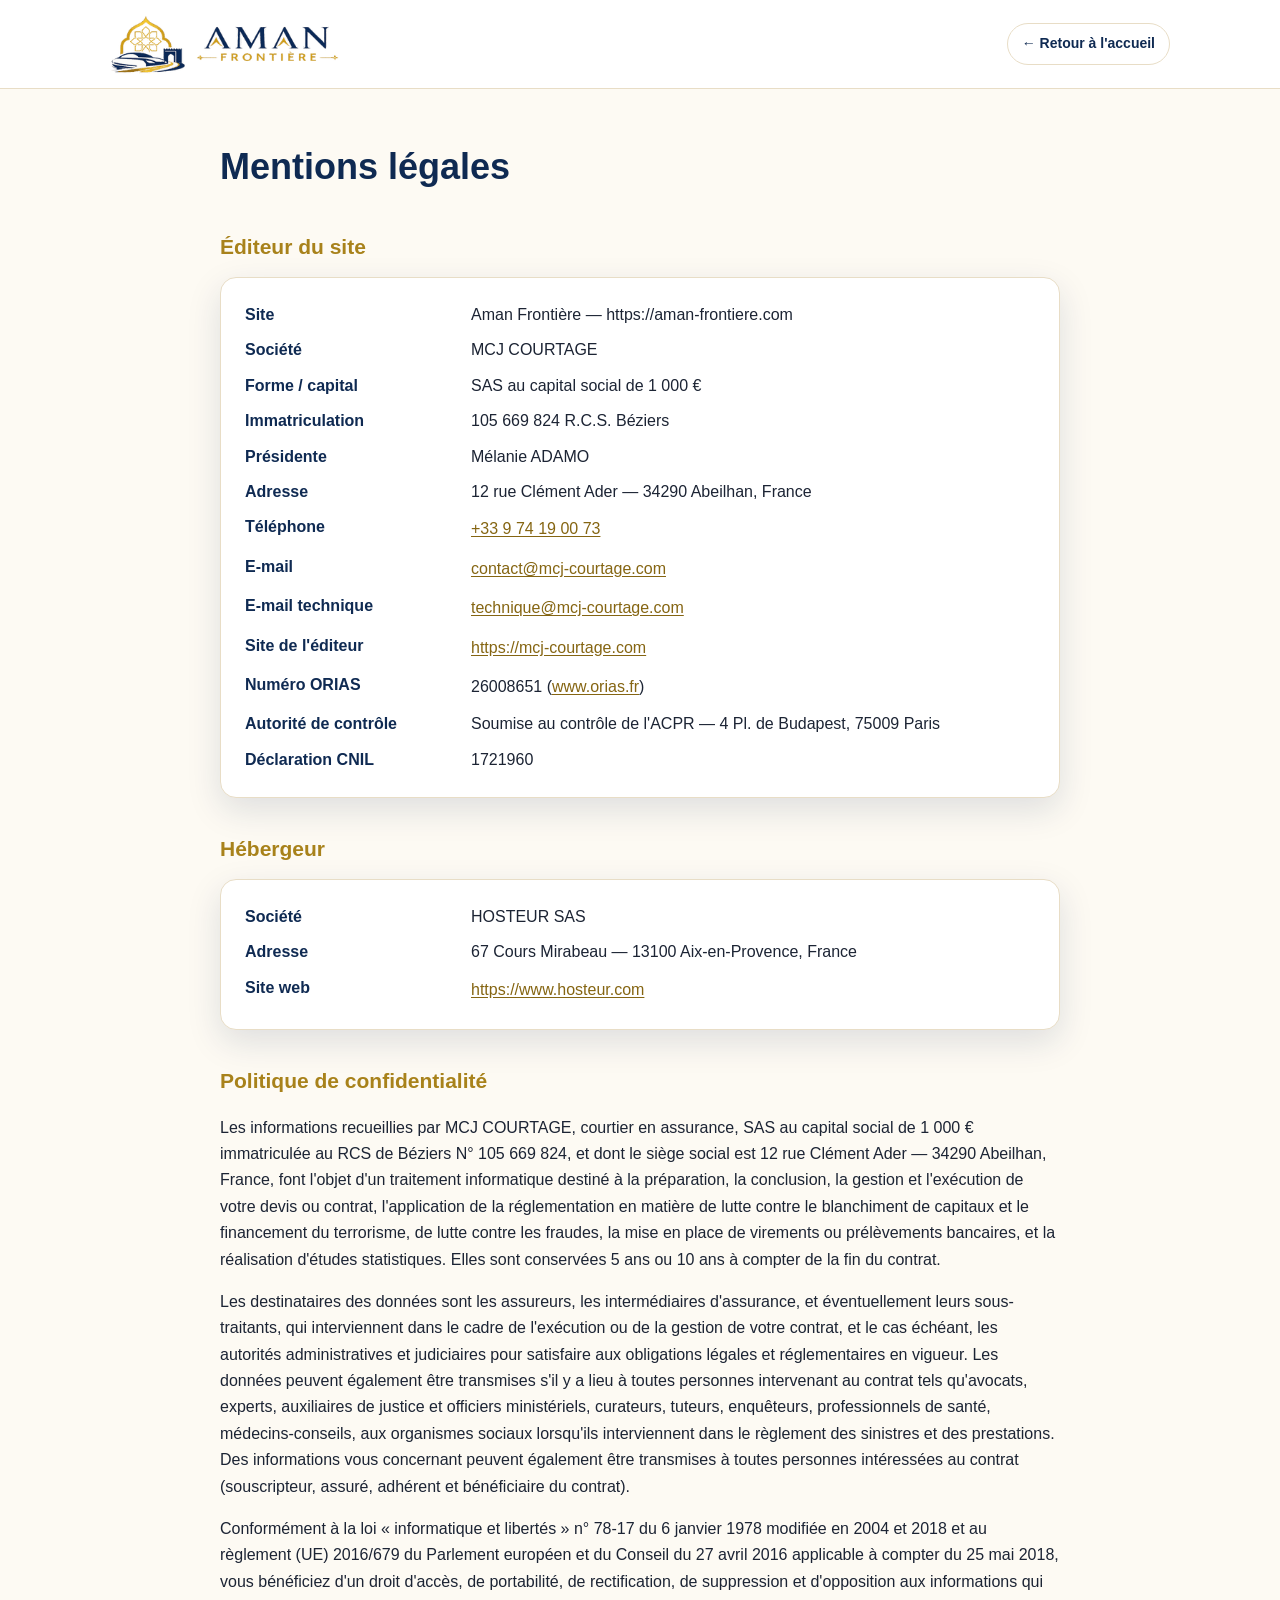
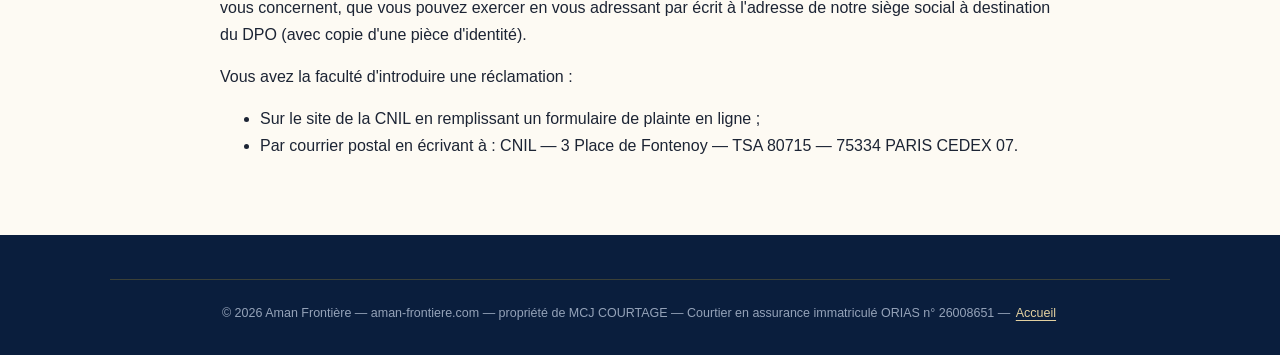
<file: mentions-legales.html>
<!DOCTYPE html>
<html lang="fr-FR" dir="ltr">
<head>
	<meta charset="utf-8" />
	<title>Mentions légales | Aman Frontière</title>
	<meta name="viewport" content="width=device-width, initial-scale=1" />
	<meta name="description" content="Mentions légales du site aman-frontiere.com, propriété de MCJ COURTAGE, courtier en assurance immatriculé à l'ORIAS." />
	<meta name="robots" content="noindex, follow" />
	<meta name="theme-color" content="#0f2a52" />
	<link rel="canonical" href="https://aman-frontiere.com/mentions-legales.html" />
	<link rel="icon" href="/favicon.svg" type="image/svg+xml" sizes="any" />
	<link rel="stylesheet" href="assets/aman.css?v=20260730" />
	<style>
	main.legal{padding:48px 0 60px}
	main.legal .wrap{max-width:880px}
	main.legal h1{font-size:clamp(26px,4vw,36px);color:var(--navy);margin:0 0 10px}
	main.legal h2{font-size:21px;color:var(--or-d);margin:34px 0 12px}
	main.legal p{color:var(--ink)}
	main.legal a:not(.back){text-decoration:underline;text-underline-offset:2px}
	.lcard dd a{display:inline-block;padding:2px 0}
	.lcard{background:#fff;border:1px solid var(--line);border-radius:var(--radius);padding:24px;box-shadow:var(--shadow)}
	.lcard dl{display:grid;grid-template-columns:210px 1fr;gap:9px 16px;margin:0}
	.lcard dt{font-weight:700;color:var(--navy)}
	.lcard dd{margin:0}
	.back{font-weight:700;font-size:14px;border:1.5px solid var(--line);border-radius:999px;padding:8px 14px;color:var(--navy);background:#fff}
	.back:hover{border-color:var(--or);color:var(--or-d)}
	@media(max-width:560px){.lcard dl{grid-template-columns:1fr;gap:2px 0}.lcard dt{margin-top:10px}}
	</style>
</head>
<body>
	<header class="site">
		<div class="wrap nav">
			<a class="brand" href="/" aria-label="Aman Frontière — accueil">
				<img src="images/aman-logo-header-320.png"
					     srcset="images/aman-logo-header-320.png 320w, images/aman-logo-header-460.png 460w, images/aman-logo-header.png 620w"
					     sizes="(max-width:560px) 175px, (max-width:860px) 206px, 229px"
					     width="620" height="163" fetchpriority="high" decoding="async"
					     alt="Aman Frontière" />
			</a>
			<a class="back" href="/">← Retour à l'accueil</a>
		</div>
	</header>

	<main class="legal">
		<div class="wrap">
			<h1>Mentions légales</h1>

			<h2>Éditeur du site</h2>
			<div class="lcard">
				<dl>
					<dt>Site</dt><dd>Aman Frontière — https://aman-frontiere.com</dd>
					<dt>Société</dt><dd>MCJ COURTAGE</dd>
					<dt>Forme / capital</dt><dd>SAS au capital social de 1 000 €</dd>
					<dt>Immatriculation</dt><dd>105 669 824 R.C.S. Béziers</dd>
					<dt>Présidente</dt><dd>Mélanie ADAMO</dd>
					<dt>Adresse</dt><dd>12 rue Clément Ader — 34290 Abeilhan, France</dd>
					<dt>Téléphone</dt><dd><a href="tel:+33974190073">+33 9 74 19 00 73</a></dd>
					<dt>E-mail</dt><dd><a href="mailto:contact@mcj-courtage.com">contact@mcj-courtage.com</a></dd>
					<dt>E-mail technique</dt><dd><a href="mailto:technique@mcj-courtage.com">technique@mcj-courtage.com</a></dd>
					<dt>Site de l'éditeur</dt><dd><a href="https://mcj-courtage.com/" target="_blank" rel="noopener">https://mcj-courtage.com</a></dd>
					<dt>Numéro ORIAS</dt><dd>26008651 (<a href="https://www.orias.fr" target="_blank" rel="noopener">www.orias.fr</a>)</dd>
					<dt>Autorité de contrôle</dt><dd>Soumise au contrôle de l'ACPR — 4 Pl. de Budapest, 75009 Paris</dd>
					<dt>Déclaration CNIL</dt><dd>1721960</dd>
				</dl>
			</div>

			<h2>Hébergeur</h2>
			<div class="lcard">
				<dl>
					<dt>Société</dt><dd>HOSTEUR SAS</dd>
					<dt>Adresse</dt><dd>67 Cours Mirabeau — 13100 Aix-en-Provence, France</dd>
					<dt>Site web</dt><dd><a href="https://www.hosteur.com" target="_blank" rel="noopener">https://www.hosteur.com</a></dd>
				</dl>
			</div>

			<h2>Politique de confidentialité</h2>
			<p>Les informations recueillies par MCJ COURTAGE, courtier en assurance, SAS au capital social de 1 000 € immatriculée au RCS de Béziers N° 105 669 824, et dont le siège social est 12 rue Clément Ader — 34290 Abeilhan, France, font l'objet d'un traitement informatique destiné à la préparation, la conclusion, la gestion et l'exécution de votre devis ou contrat, l'application de la réglementation en matière de lutte contre le blanchiment de capitaux et le financement du terrorisme, de lutte contre les fraudes, la mise en place de virements ou prélèvements bancaires, et la réalisation d'études statistiques. Elles sont conservées 5 ans ou 10 ans à compter de la fin du contrat.</p>
			<p>Les destinataires des données sont les assureurs, les intermédiaires d'assurance, et éventuellement leurs sous-traitants, qui interviennent dans le cadre de l'exécution ou de la gestion de votre contrat, et le cas échéant, les autorités administratives et judiciaires pour satisfaire aux obligations légales et réglementaires en vigueur. Les données peuvent également être transmises s'il y a lieu à toutes personnes intervenant au contrat tels qu'avocats, experts, auxiliaires de justice et officiers ministériels, curateurs, tuteurs, enquêteurs, professionnels de santé, médecins-conseils, aux organismes sociaux lorsqu'ils interviennent dans le règlement des sinistres et des prestations. Des informations vous concernant peuvent également être transmises à toutes personnes intéressées au contrat (souscripteur, assuré, adhérent et bénéficiaire du contrat).</p>
			<p>Conformément à la loi « informatique et libertés » n° 78-17 du 6 janvier 1978 modifiée en 2004 et 2018 et au règlement (UE) 2016/679 du Parlement européen et du Conseil du 27 avril 2016 applicable à compter du 25 mai 2018, vous bénéficiez d'un droit d'accès, de portabilité, de rectification, de suppression et d'opposition aux informations qui vous concernent, que vous pouvez exercer en vous adressant par écrit à l'adresse de notre siège social à destination du DPO (avec copie d'une pièce d'identité).</p>
			<p>Vous avez la faculté d'introduire une réclamation :</p>
			<ul>
				<li>Sur le site de la CNIL en remplissant un formulaire de plainte en ligne&nbsp;;</li>
				<li>Par courrier postal en écrivant à : CNIL — 3 Place de Fontenoy — TSA 80715 — 75334 PARIS CEDEX 07.</li>
			</ul>
		</div>
	</main>

	<footer class="site">
		<div class="wrap">
			<div class="legal">© <span id="y"></span> Aman Frontière — aman-frontiere.com — propriété de MCJ COURTAGE — Courtier en assurance immatriculé ORIAS n° 26008651 — <a href="/">Accueil</a></div>
		</div>
	</footer>
	<script>document.getElementById('y').textContent=new Date().getFullYear();</script>
</body>
</html>
</file>
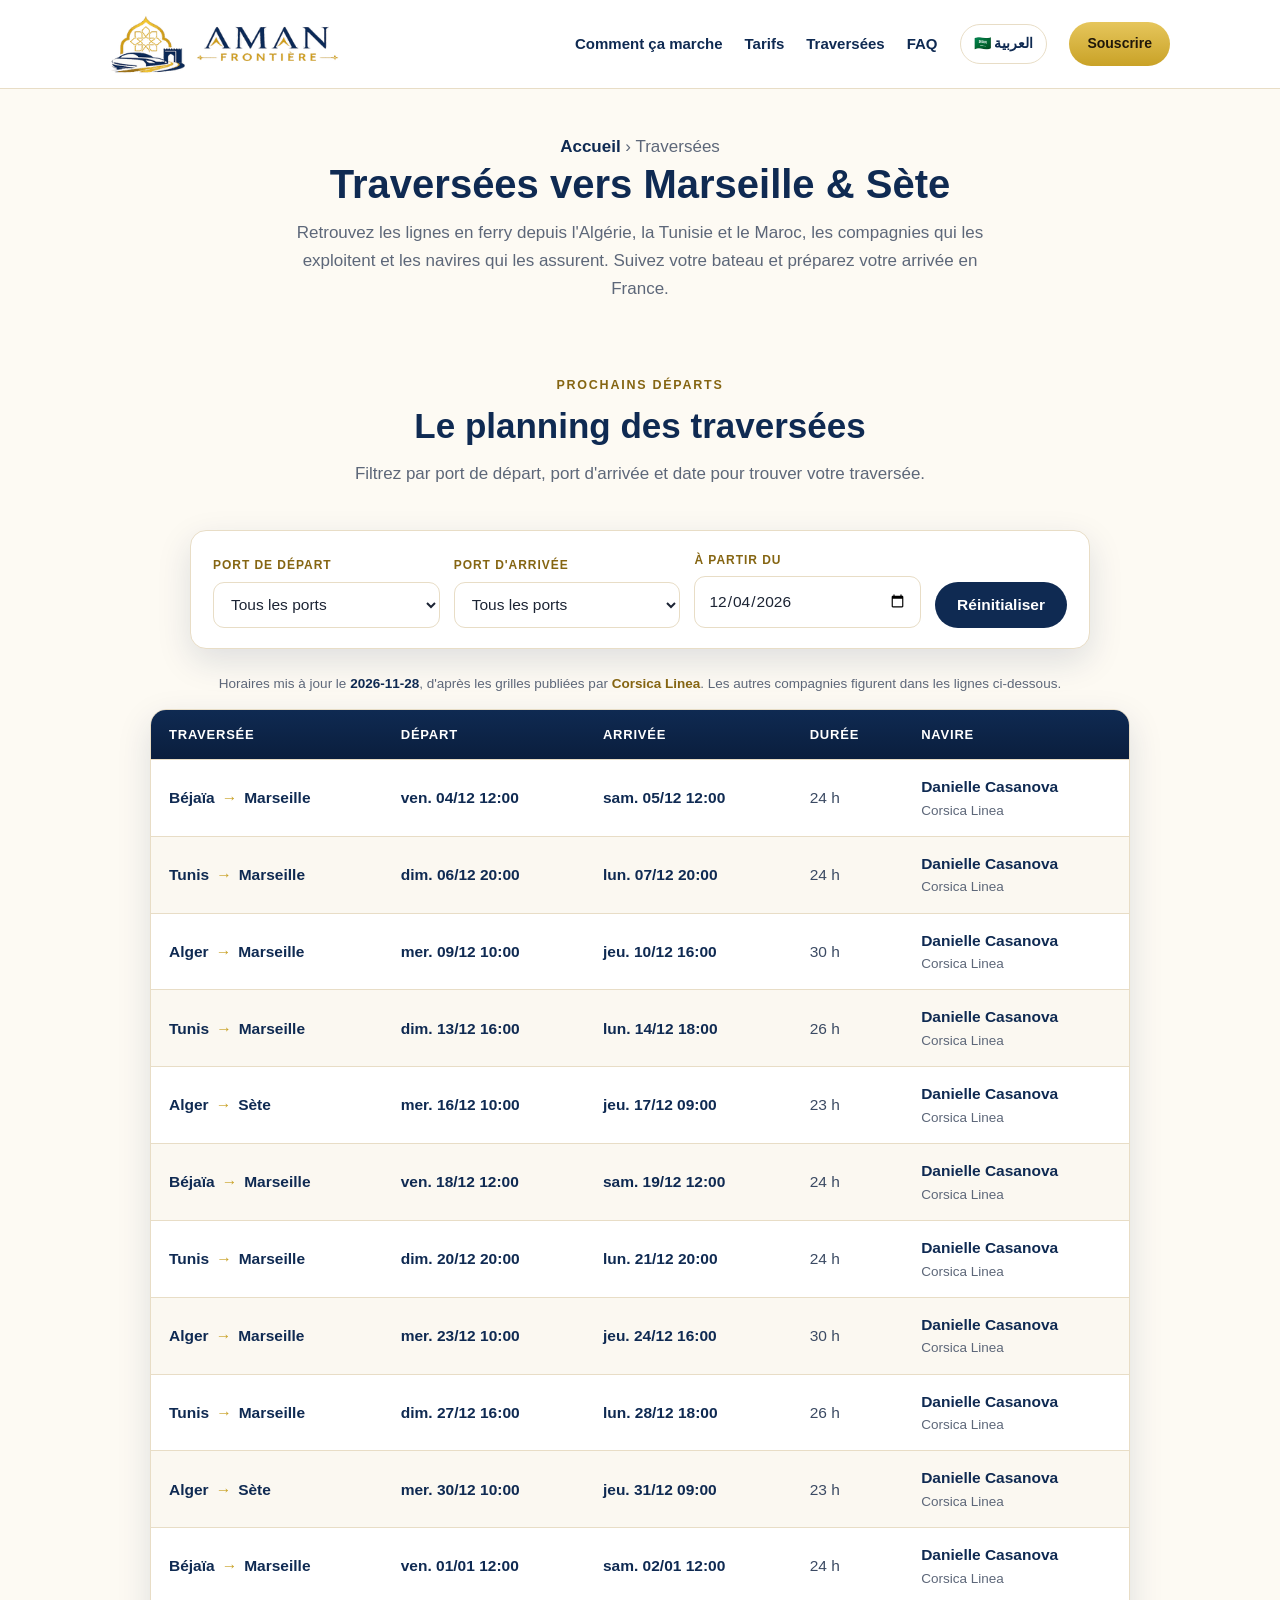
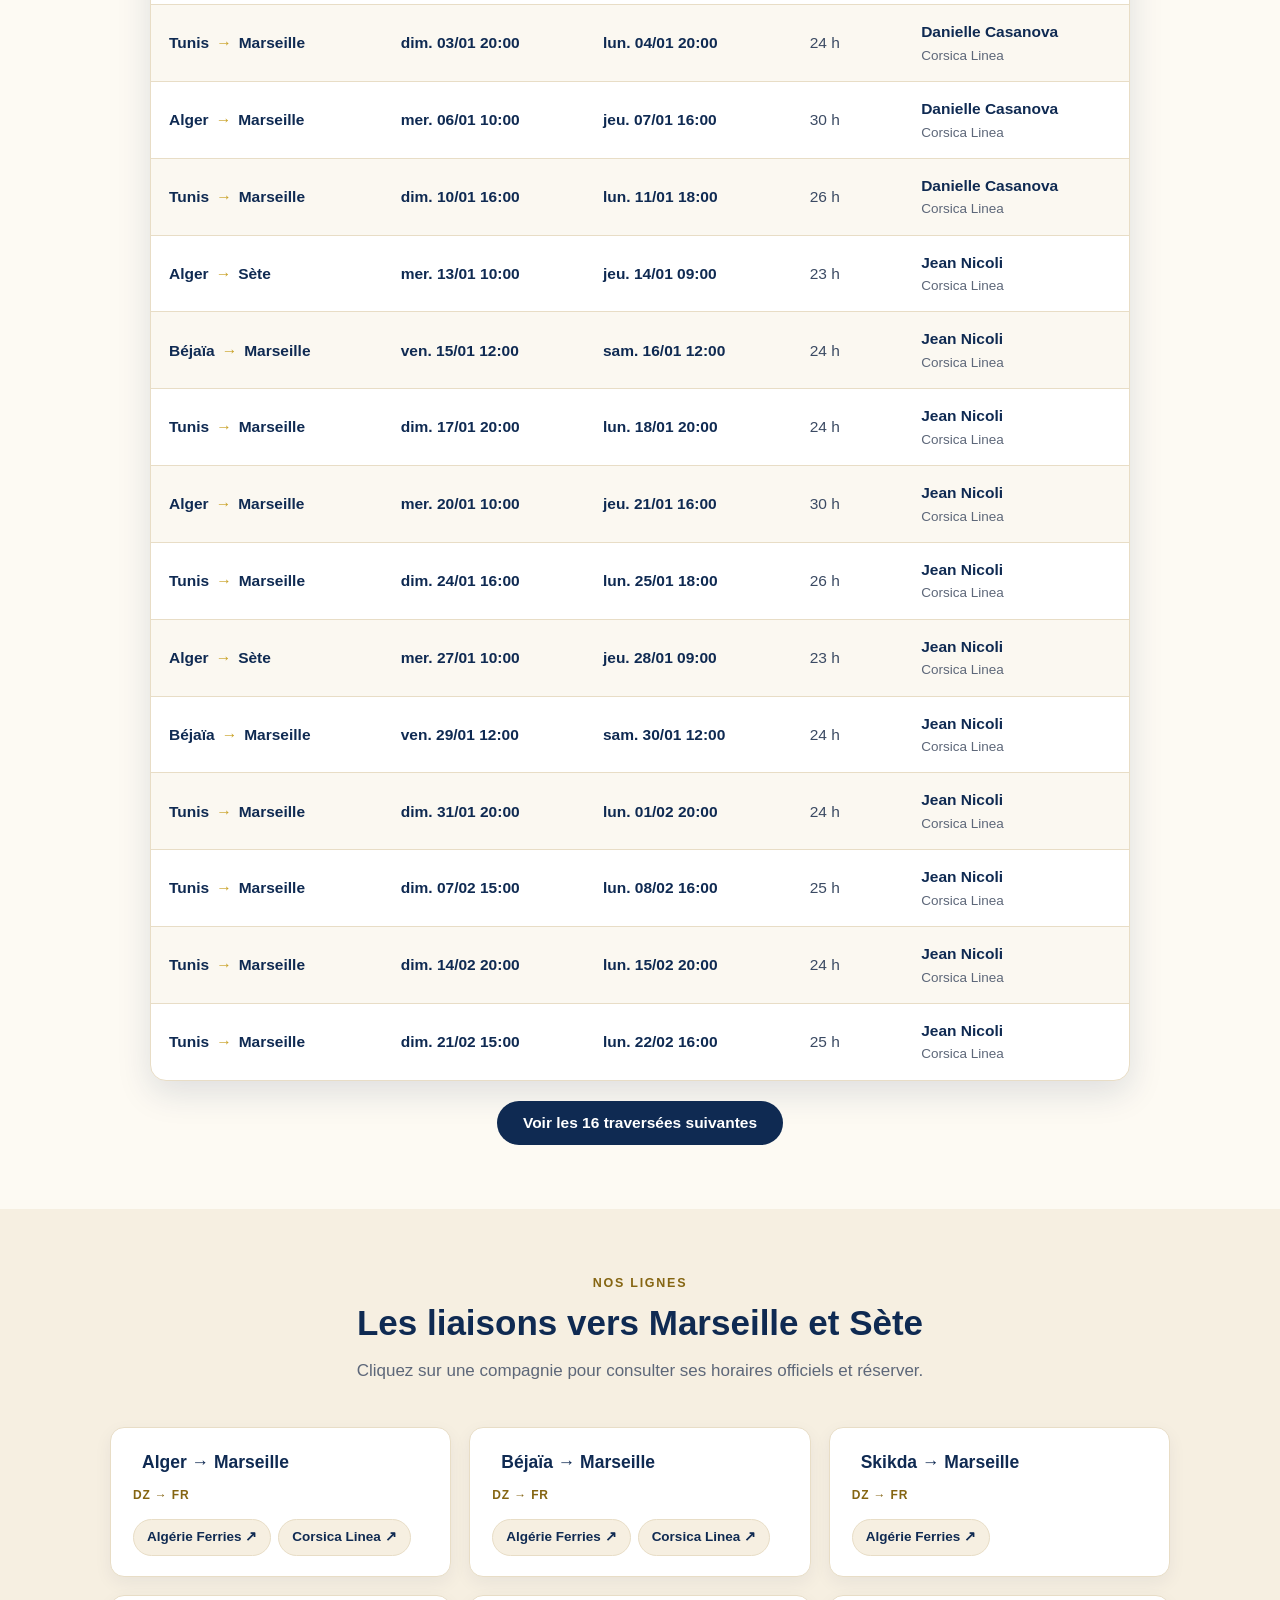
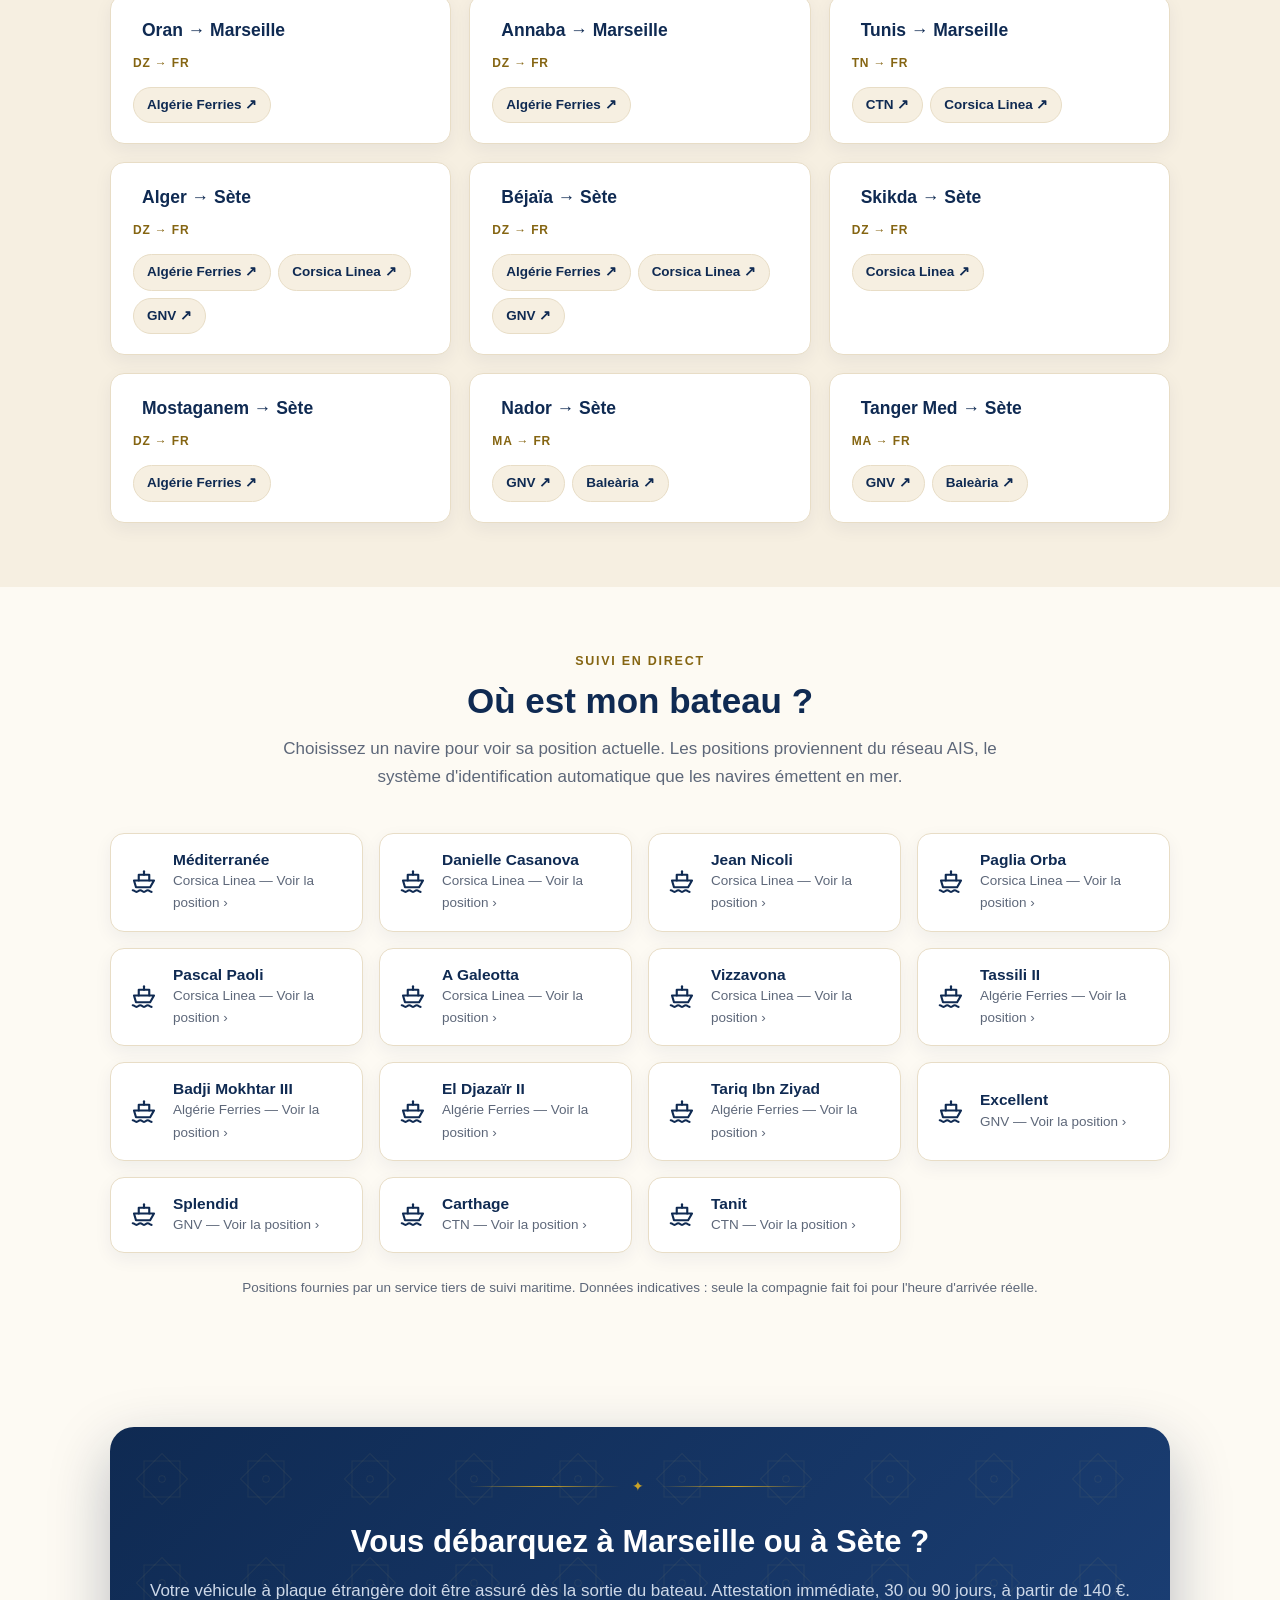
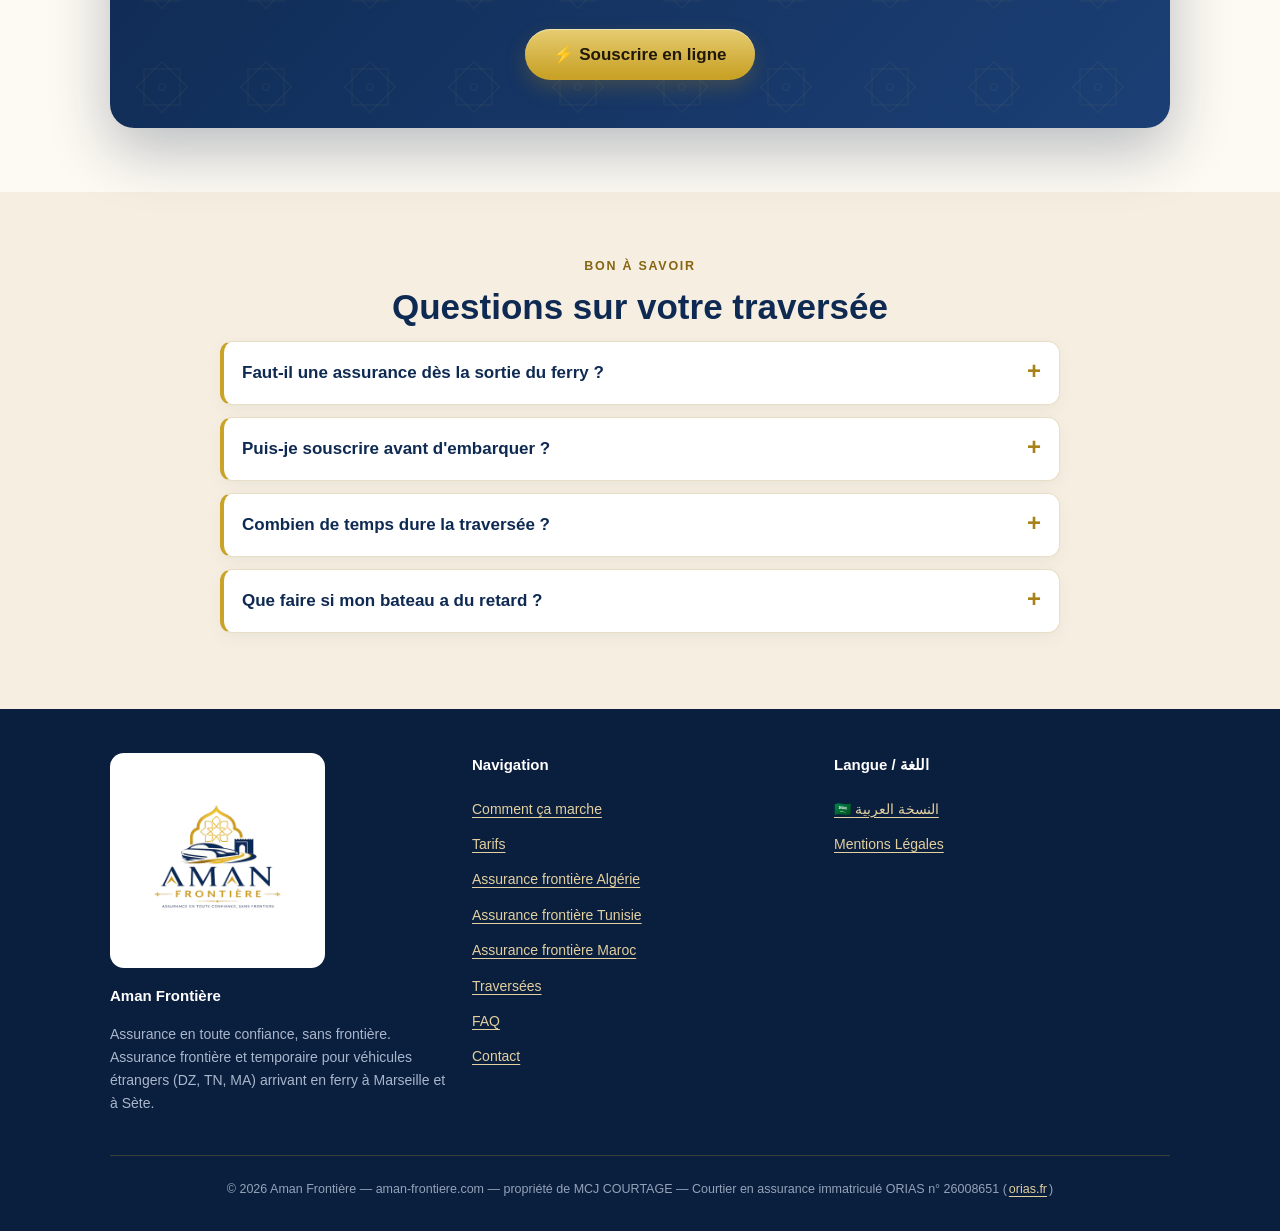
<file: traversees.html>
<!DOCTYPE html>
<html lang="fr-FR" dir="ltr" prefix="og: http://ogp.me/ns#">
<head>
	<meta charset="utf-8" />
	<title>Horaires ferry Algérie, Tunisie, Maroc → Marseille &amp; Sète | Aman Frontière</title>
	<meta name="viewport" content="width=device-width, initial-scale=1" />
	<meta name="description" content="Horaires des ferries vers Marseille et Sète depuis l'Algérie, la Tunisie et le Maroc : lignes, compagnies et suivi des navires. Assurance frontière dès 140 €." />
	<meta name="theme-color" content="#0f2a52" />
	<meta property="og:locale" content="fr_FR" />
	<meta property="og:type" content="website" />
	<meta property="og:url" content="https://aman-frontiere.com/traversees.html" />
	<meta property="og:title" content="Traversées ferry vers Marseille &amp; Sète — horaires, lignes et suivi des navires" />
	<meta property="og:site_name" content="Aman Frontière" />
	<meta property="og:description" content="Horaires des ferries vers Marseille et Sète depuis l'Algérie, la Tunisie et le Maroc : lignes, compagnies et suivi des navires. Assurance frontière dès 140 €." />
	<meta property="og:image" content="https://aman-frontiere.com/images/aman-logo.png" />
	<link rel="canonical" href="https://aman-frontiere.com/traversees.html" />
	<link rel="alternate" hreflang="fr" href="https://aman-frontiere.com/traversees.html" />
	<link rel="alternate" hreflang="ar" href="https://aman-frontiere.com/ar/traversees.html" />
	<link rel="alternate" hreflang="x-default" href="https://aman-frontiere.com/traversees.html" />
	<link rel="icon" href="/favicon.svg" type="image/svg+xml" sizes="any" />
	<link rel="apple-touch-icon" href="/favicon.svg" />
	<link rel="stylesheet" href="assets/aman.css?v=20260730" />
	<script type="application/ld+json">{
 "@context": "https://schema.org",
 "@type": "BreadcrumbList",
 "itemListElement": [
  {
   "@type": "ListItem",
   "position": 1,
   "name": "Accueil",
   "item": "https://aman-frontiere.com/"
  },
  {
   "@type": "ListItem",
   "position": 2,
   "name": "Traversées",
   "item": "https://aman-frontiere.com/traversees.html"
  }
 ]
}</script>
	<script type="application/ld+json">{
 "@context": "https://schema.org",
 "@type": "FAQPage",
 "mainEntity": [
  {
   "@type": "Question",
   "name": "Faut-il une assurance dès la sortie du ferry ?",
   "acceptedAnswer": {
    "@type": "Answer",
    "text": "Oui. Un véhicule immatriculé en Algérie, en Tunisie ou au Maroc doit être couvert par une assurance frontière dès sa sortie du navire, pour passer le contrôle de la police et des douanes à Marseille comme à Sète."
   }
  },
  {
   "@type": "Question",
   "name": "Puis-je souscrire avant d'embarquer ?",
   "acceptedAnswer": {
    "@type": "Answer",
    "text": "Oui, et c'est même conseillé. La souscription se fait 100 % en ligne, avant ou après la traversée, et l'attestation arrive immédiatement par e-mail. Vous la présentez dès le débarquement."
   }
  },
  {
   "@type": "Question",
   "name": "Combien de temps dure la traversée ?",
   "acceptedAnswer": {
    "@type": "Answer",
    "text": "Cela dépend de la ligne et du navire : comptez en général une nuit complète entre l'Algérie et Marseille, un peu plus vers Sète. Les compagnies publient la durée exacte de chaque départ sur leur site."
   }
  },
  {
   "@type": "Question",
   "name": "Que faire si mon bateau a du retard ?",
   "acceptedAnswer": {
    "@type": "Answer",
    "text": "Votre contrat démarre à la date que vous choisissez lors de la souscription, pas à l'heure d'arrivée du navire. En cas de retard important, contactez-nous avant le débarquement pour ajuster la date de départ de la garantie."
   }
  }
 ]
}</script>
	<script type="text/javascript">
		(function(c,l,a,r,i,t,y){c[a]=c[a]||function(){(c[a].q=c[a].q||[]).push(arguments)};t=l.createElement(r);t.async=1;t.src="https://www.clarity.ms/tag/"+i;y=l.getElementsByTagName(r)[0];y.parentNode.insertBefore(t,y);})(window,document,"clarity","script","x7huufw34g");
	</script>
</head>
<body>
	<header class="site">
		<div class="wrap nav">
			<a class="brand" href="/" aria-label="Aman Frontière — accueil">
				<img src="images/aman-logo-header-320.png"
				     srcset="images/aman-logo-header-320.png 320w, images/aman-logo-header-460.png 460w, images/aman-logo-header.png 620w"
				     sizes="(max-width:560px) 175px, (max-width:860px) 206px, 229px"
				     width="620" height="163" fetchpriority="high" decoding="async"
				     alt="Aman Frontière — assurance en toute confiance, sans frontière" />
			</a>
			<nav class="nav-links">
					<a class="lk" href="/#etapes">Comment ça marche</a>
					<a class="lk" href="/#tarifs">Tarifs</a>
					<a class="lk" href="traversees.html">Traversées</a>
					<a class="lk" href="/#faq">FAQ</a>
				<a class="lang" href="ar/traversees.html" lang="ar" hreflang="ar">🇸🇦 العربية</a>
				<a class="nav-cta cta-open" href="/#tarifs">Souscrire</a>
			</nav>
		</div>
	</header>

	<main id="contenu">

	<section class="page-head">
		<div class="wrap">
			<p class="crumb"><a href="/">Accueil</a> › Traversées</p>
			<h1>Traversées vers Marseille &amp; Sète</h1>
			<p>Retrouvez les lignes en ferry depuis l'Algérie, la Tunisie et le Maroc, les compagnies qui les exploitent et les navires qui les assurent. Suivez votre bateau et préparez votre arrivée en France.</p>
		</div>
	</section>

	<section id="departs">
		<div class="wrap">
			<div class="eyebrow">Prochains départs</div>
			<h2 class="sec">Le planning des traversées</h2>
			<p class="sec-intro">Filtrez par port de départ, port d'arrivée et date pour trouver votre traversée.</p>

			<form class="filters" id="filtres">
				<div class="field">
					<label for="f-de">Port de départ</label>
					<select id="f-de"><option value="">Tous les ports</option></select>
				</div>
				<div class="field">
					<label for="f-vers">Port d'arrivée</label>
					<select id="f-vers"><option value="">Tous les ports</option></select>
				</div>
				<div class="field">
					<label for="f-date">À partir du</label>
					<input type="date" id="f-date" />
				</div>
				<button type="reset" class="btn btn-navy" id="f-reset">Réinitialiser</button>
			</form>

			<p class="tt-meta" id="tt-meta" hidden></p>

			<div id="tt-zone" aria-live="polite">
				<div class="empty" id="tt-empty">
					<h3>Le planning détaillé n'est pas encore connecté</h3>
					<p>Les horaires changent chaque semaine et chaque compagnie publie les siens. En attendant la connexion à une source de données, consultez les lignes ci-dessous : chaque compagnie renvoie vers ses horaires officiels.</p>
					<a class="btn btn-or" href="#lignes">Voir les lignes desservies</a>
				</div>
				<div class="tt-wrap" id="tt-wrap" role="region" tabindex="0" aria-label="Le planning des traversées" hidden>
					<table class="tt">
						<thead><tr><th scope="col">Traversée</th><th scope="col">Départ</th><th scope="col">Arrivée</th><th scope="col">Durée</th><th scope="col">Navire</th></tr></thead>
						<tbody id="tt-body"></tbody>
					</table>
				</div>
				<p class="tt-more"><button type="button" class="btn btn-navy" id="tt-more" hidden></button></p>
			</div>
		</div>
	</section>

	<section class="sec-creme" id="lignes">
		<div class="wrap">
			<div class="eyebrow">Nos lignes</div>
			<h2 class="sec">Les liaisons vers Marseille et Sète</h2>
			<p class="sec-intro">Cliquez sur une compagnie pour consulter ses horaires officiels et réserver.</p>
			<div class="lines" id="lignes-grid"></div>
		</div>
	</section>

	<section id="suivi">
		<div class="wrap">
			<div class="eyebrow">Suivi en direct</div>
			<h2 class="sec">Où est mon bateau&nbsp;?</h2>
			<p class="sec-intro">Choisissez un navire pour voir sa position actuelle. Les positions proviennent du réseau AIS, le système d'identification automatique que les navires émettent en mer.</p>
			<div class="fleet" id="fleet"></div>
			<div id="aismap"></div>
			<p class="ais-note">Positions fournies par un service tiers de suivi maritime. Données indicatives : seule la compagnie fait foi pour l'heure d'arrivée réelle.</p>
		</div>
	</section>

	<section id="souscrire">
		<div class="wrap">
			<div class="cta-band">
				<div class="orn"><span>✦</span></div>
				<h2>Vous débarquez à Marseille ou à Sète&nbsp;?</h2>
				<p>Votre véhicule à plaque étrangère doit être assuré dès la sortie du bateau. Attestation immédiate, 30 ou 90 jours, à partir de 140 €.</p>
				<div class="hero-cta">
					<button type="button" class="btn btn-or cta-open">⚡ Souscrire en ligne</button>
				</div>
			</div>
		</div>
	</section>

	<section class="sec-creme" id="faq">
		<div class="wrap" style="max-width:880px">
			<div class="eyebrow">Bon à savoir</div>
			<h2 class="sec">Questions sur votre traversée</h2>
				<details><summary>Faut-il une assurance dès la sortie du ferry ?</summary><div class="faq-a">Oui. Un véhicule immatriculé en Algérie, en Tunisie ou au Maroc doit être couvert par une assurance frontière dès sa sortie du navire, pour passer le contrôle de la police et des douanes à Marseille comme à Sète.</div></details>
				<details><summary>Puis-je souscrire avant d'embarquer ?</summary><div class="faq-a">Oui, et c'est même conseillé. La souscription se fait 100 % en ligne, avant ou après la traversée, et l'attestation arrive immédiatement par e-mail. Vous la présentez dès le débarquement.</div></details>
				<details><summary>Combien de temps dure la traversée ?</summary><div class="faq-a">Cela dépend de la ligne et du navire : comptez en général une nuit complète entre l'Algérie et Marseille, un peu plus vers Sète. Les compagnies publient la durée exacte de chaque départ sur leur site.</div></details>
				<details><summary>Que faire si mon bateau a du retard ?</summary><div class="faq-a">Votre contrat démarre à la date que vous choisissez lors de la souscription, pas à l'heure d'arrivée du navire. En cas de retard important, contactez-nous avant le débarquement pour ajuster la date de départ de la garantie.</div></details>
		</div>
	</section>

	</main>

	<footer class="site">
		<div class="wrap">
			<div class="cols">
				<div>
					<img class="foot-logo" src="images/aman-logo.png" width="420" height="420" alt="Aman Frontière — assurance en toute confiance, sans frontière" onerror="this.style.display='none'" />
					<h3>Aman Frontière</h3>
					<p>Assurance en toute confiance, sans frontière. Assurance frontière et temporaire pour véhicules étrangers (DZ, TN, MA) arrivant en ferry à Marseille et à Sète.</p>
				</div>
				<div>
					<h3>Navigation</h3>
					<p><a href="/#etapes">Comment ça marche</a><br /><a href="/#tarifs">Tarifs</a><br /><a href="assurance-frontiere-algerie.html">Assurance frontière Algérie</a><br /><a href="assurance-frontiere-tunisie.html">Assurance frontière Tunisie</a><br /><a href="assurance-frontiere-maroc.html">Assurance frontière Maroc</a><br /><a href="traversees.html">Traversées</a><br /><a href="/#faq">FAQ</a><br /><a href="/#contact">Contact</a></p>
				</div>
				<div>
					<h3>Langue / اللغة</h3>
					<p><a href="ar/traversees.html" lang="ar" hreflang="ar">🇸🇦 النسخة العربية</a><br /><a href="mentions-legales.html">Mentions Légales</a></p>
				</div>
			</div>
			<div class="legal">© <span id="y"></span> Aman Frontière — aman-frontiere.com — propriété de MCJ COURTAGE — Courtier en assurance immatriculé ORIAS n° 26008651 (<a href="https://www.orias.fr" target="_blank" rel="noopener">orias.fr</a>)</div>
		</div>
	</footer>

	<div id="modal-souscription" class="modal-overlay" aria-hidden="true">
		<div class="modal-content" role="dialog" aria-modal="true" aria-label="Souscription en ligne">
			<div class="modal-header"><button type="button" id="btn-fermer-modal" aria-label="Fermer la fenêtre">&times;</button></div>
			<div class="modal-body">
				<iframe id="jl-tarificateur" src="https://www.jlassure.com/sousfiche/assure_tempo_rapide_mb.php?cat=&amp;&amp;tip=09.70.71.01.78&amp;&amp;id=800&amp;&amp;cd=7KAW433&amp;&amp;adrsite=https://www.assurancetemporaireauto.com" title="Souscription en ligne" loading="lazy" referrerpolicy="no-referrer-when-downgrade"></iframe>
			</div>
		</div>
	</div>

	<script>
	document.getElementById('y').textContent = new Date().getFullYear();

	/* modale de souscription */
	(function(){
		var modal=document.getElementById('modal-souscription');
		var closeBtn=document.getElementById('btn-fermer-modal');
		function open(){modal.classList.add('show');modal.setAttribute('aria-hidden','false');document.body.classList.add('no-scroll');}
		function close(){modal.classList.remove('show');modal.setAttribute('aria-hidden','true');document.body.classList.remove('no-scroll');}
		document.querySelectorAll('.cta-open').forEach(function(b){b.addEventListener('click',function(e){e.preventDefault();open();});});
		if(closeBtn)closeBtn.addEventListener('click',close);
		modal.addEventListener('click',function(e){if(e.target===modal)close();});
		document.addEventListener('keydown',function(e){if(e.key==='Escape')close();});
	})();

	/* traversees : lignes, planning et suivi des navires */
	(function(){
		var LANG='fr', SHIP='<svg class=\"ic\" viewBox=\"0 0 24 24\" aria-hidden=\"true\"><path d=\"M3 18.6c1.5 0 1.5 1.3 3 1.3s1.5-1.3 3-1.3 1.5 1.3 3 1.3 1.5-1.3 3-1.3 1.5 1.3 3 1.3\"/><path d=\"M5.6 16.2 4 10.8h16l-3.1 5.4H5.6Z\"/><path d=\"M7.8 10.8V6.2h8.4v4.6\"/><path d=\"M12 6.2V3.4\"/></svg>', ANCHOR='<svg class=\"ic\" viewBox=\"0 0 24 24\" aria-hidden=\"true\"><circle cx=\"12\" cy=\"4.6\" r=\"2.1\"/><path d=\"M12 6.7V21M6.6 10.2h10.8\"/><path d=\"M3.4 14.2c0 4 3.9 6.8 8.6 6.8s8.6-2.8 8.6-6.8\"/></svg>';
		var T={track:'Voir la position', nores:'Aucune traversée ne correspond à votre recherche.', meta:'Horaires mis à jour le <b>{maj}</b>, d\'après les grilles publiées par {sources}. Les autres compagnies figurent dans les lignes ci-dessous.', more:'Voir les {n} traversées suivantes'};
		var PAS=25, vus=PAS;
		var D=null;

		function esc(s){return String(s==null?'':s).replace(/[&<>"']/g,function(c){
			return {'&':'&amp;','<':'&lt;','>':'&gt;','"':'&quot;',"'":'&#39;'}[c];});}
		function portName(k){var p=D.ports[k]; return p?(p[LANG]||p.fr):k;}

		function fillSelects(){
			var deps={}, arrs={};
			D.lignes.forEach(function(l){deps[l.de]=1; arrs[l.vers]=1;});
			function fill(id,keys){
				var sel=document.getElementById(id);
				Object.keys(keys).sort(function(a,b){return portName(a).localeCompare(portName(b));})
					.forEach(function(k){var o=document.createElement('option');o.value=k;o.textContent=portName(k);sel.appendChild(o);});
			}
			fill('f-de',deps); fill('f-vers',arrs);
		}

		function renderLignes(){
			var byArr={};
			D.lignes.forEach(function(l){(byArr[l.vers]=byArr[l.vers]||[]).push(l);});
			var html='';
			Object.keys(byArr).forEach(function(a){
				byArr[a].forEach(function(l){
					var cos=l.compagnies.map(function(c){
						var co=D.compagnies[c]; if(!co) return '';
						return '<li><a href="'+esc(co.site)+'" target="_blank" rel="noopener">'+esc(co.nom)+' ↗</a></li>';
					}).join('');
					html+='<div class="line-c"><h3><i>'+ANCHOR+'</i>'+esc(portName(l.de))+' → '+esc(portName(l.vers))+'</h3>'
						+'<span class="flag">'+esc((D.ports[l.de]||{}).pays||'')+' → FR</span>'
						+'<ul>'+cos+'</ul></div>';
				});
			});
			document.getElementById('lignes-grid').innerHTML=html;
		}

		function renderFleet(){
			var html='';
			D.navires.forEach(function(n,i){
				var co=(D.compagnies[n.compagnie]||{}).nom||'';
				html+='<button type="button" class="ship-c" data-i="'+i+'">'+SHIP
					+'<span><b>'+esc(n.nom)+'</b><small>'+esc(co)+' — '+esc(T.track)+' ›</small></span></button>';
			});
			var box=document.getElementById('fleet');
			box.innerHTML=html;
			box.addEventListener('click',function(e){
				var b=e.target.closest('.ship-c'); if(!b) return;
				suivre(D.navires[+b.dataset.i]);
			});
		}

		/* Avec un MMSI et une URL de carte integrable : carte dans la page.
		   Sinon : ouverture du service de suivi dans un nouvel onglet. */
		function suivre(n){
			var s=D.suivi||{}, box=document.getElementById('aismap');
			if(n.mmsi && s.embedUrl){
				box.innerHTML='<iframe title="'+esc(n.nom)+'" loading="lazy" src="'
					+esc(s.embedUrl.replace('{mmsi}',encodeURIComponent(n.mmsi)))+'"></iframe>';
				box.classList.add('show');
				box.scrollIntoView({behavior:'smooth',block:'center'});
				return;
			}
			var url = n.mmsi && s.navireUrl ? s.navireUrl.replace('{mmsi}',encodeURIComponent(n.mmsi))
				: (s.rechercheUrl||'').replace('{nom}',encodeURIComponent(n.nom));
			if(url) window.open(url,'_blank','noopener');
		}

		function fmtDate(iso){
			var d=new Date(iso); if(isNaN(d)) return esc(iso);
			try{ return d.toLocaleString(LANG==='ar'?'ar':'fr-FR',
				{weekday:'short',day:'2-digit',month:'2-digit',hour:'2-digit',minute:'2-digit'}); }
			catch(e){ return esc(iso); }
		}

		function renderDeparts(reset){
			if(reset!==false) vus=PAS;
			var de=document.getElementById('f-de').value,
			    vers=document.getElementById('f-vers').value,
			    date=document.getElementById('f-date').value;
			var list=(D.departs||[]).filter(function(x){
				if(de && x.de!==de) return false;
				if(vers && x.vers!==vers) return false;
				if(date && String(x.depart||'').slice(0,10) < date) return false;
				return true;
			}).sort(function(a,b){return String(a.depart).localeCompare(String(b.depart));});

			var empty=document.getElementById('tt-empty'), wrap=document.getElementById('tt-wrap');
			if(!(D.departs||[]).length){ empty.hidden=false; wrap.hidden=true; return; }
			empty.hidden=true; wrap.hidden=false;

			if(!list.length){
				document.getElementById('tt-body').innerHTML=
					'<tr><td colspan="5" style="text-align:center">'+esc(T.nores)+'</td></tr>';
				return;
			}
			var suite=list.length-vus, plus=document.getElementById('tt-more');
			if(suite>0){ plus.textContent=T.more.replace('{n}',Math.min(suite,PAS)); plus.hidden=false; }
			else { plus.hidden=true; }
			document.getElementById('tt-body').innerHTML=list.slice(0,vus).map(function(x){
				var co=(D.compagnies[x.compagnie]||{}).nom||x.compagnie||'';
				return '<tr>'
					+'<td class="route">'+esc(portName(x.de))+'<i>→</i>'+esc(portName(x.vers))+'</td>'
					+'<td class="when"><b>'+fmtDate(x.depart)+'</b></td>'
					+'<td class="when"><b>'+(x.arrivee?fmtDate(x.arrivee):'—')+'</b></td>'
					+'<td>'+esc(x.duree||'—')+'</td>'
					+'<td><span class="ship">'+esc(x.navire||'—')+'</span><span class="co">'+esc(co)+'</span></td>'
					+'</tr>';
			}).join('');
		}

		function renderMeta(){
			if(!(D.departs||[]).length) return;
			var noms=Object.keys(D.sources||{}).map(function(k){
				var co=D.compagnies[k]||{};
				return '<a href="'+esc(D.sources[k])+'" target="_blank" rel="noopener">'+esc(co.nom||k)+'</a>';
			}).join(', ');
			if(!noms) return;
			var el=document.getElementById('tt-meta');
			el.innerHTML=T.meta.replace('{maj}',esc(D.maj||'')).replace('{sources}',noms);
			el.hidden=false;
		}

		function start(){
			/* par defaut on n'affiche que les traversees a venir */
			var d=new Date();
			document.getElementById('f-date').value=
				d.getFullYear()+'-'+String(d.getMonth()+1).padStart(2,'0')+'-'+String(d.getDate()).padStart(2,'0');
			fillSelects(); renderLignes(); renderFleet(); renderMeta(); renderDeparts();
			['f-de','f-vers','f-date'].forEach(function(id){
				document.getElementById(id).addEventListener('change',function(){renderDeparts(true);});
			});
			document.getElementById('tt-more').addEventListener('click',function(){
				vus+=PAS; renderDeparts(false);
			});
			document.getElementById('filtres').addEventListener('reset',function(){
				setTimeout(function(){
					var n=new Date();
					document.getElementById('f-date').value=
						n.getFullYear()+'-'+String(n.getMonth()+1).padStart(2,'0')+'-'+String(n.getDate()).padStart(2,'0');
					renderDeparts();
				},0);
			});
		}

		fetch('data/traversees.json',{cache:'no-cache'}).then(function(r){return r.json();}).then(function(j){
			D=j;
			/* horaires servis par une source externe, si elle est configuree */
			if(D.apiDeparts){
				return fetch(D.apiDeparts,{cache:'no-cache'}).then(function(r){return r.json();})
					.then(function(x){ D.departs=(x && x.departs) || x || []; })
					.catch(function(){ /* on garde l'annuaire des lignes */ });
			}
		}).then(start).catch(function(){ /* le contenu statique reste lisible */ });
	})();
	</script>
</body>
</html>
</file>
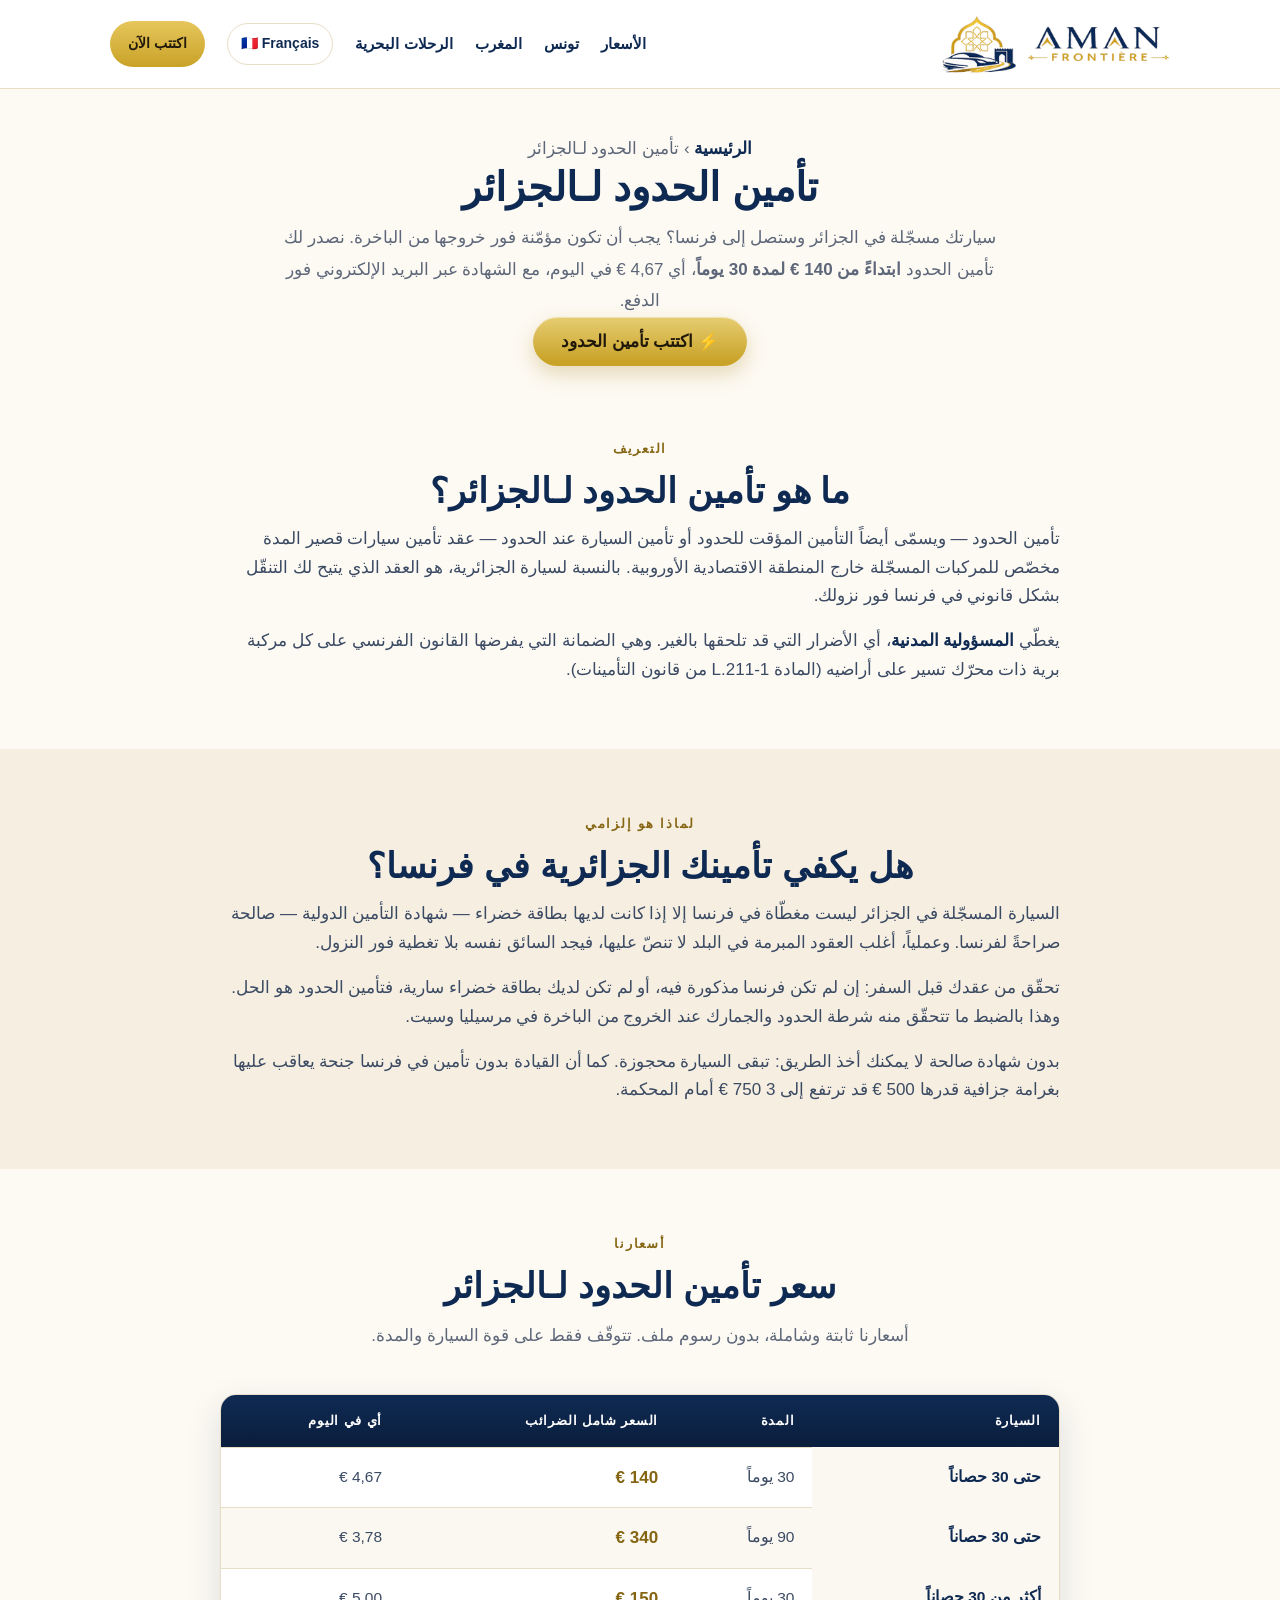
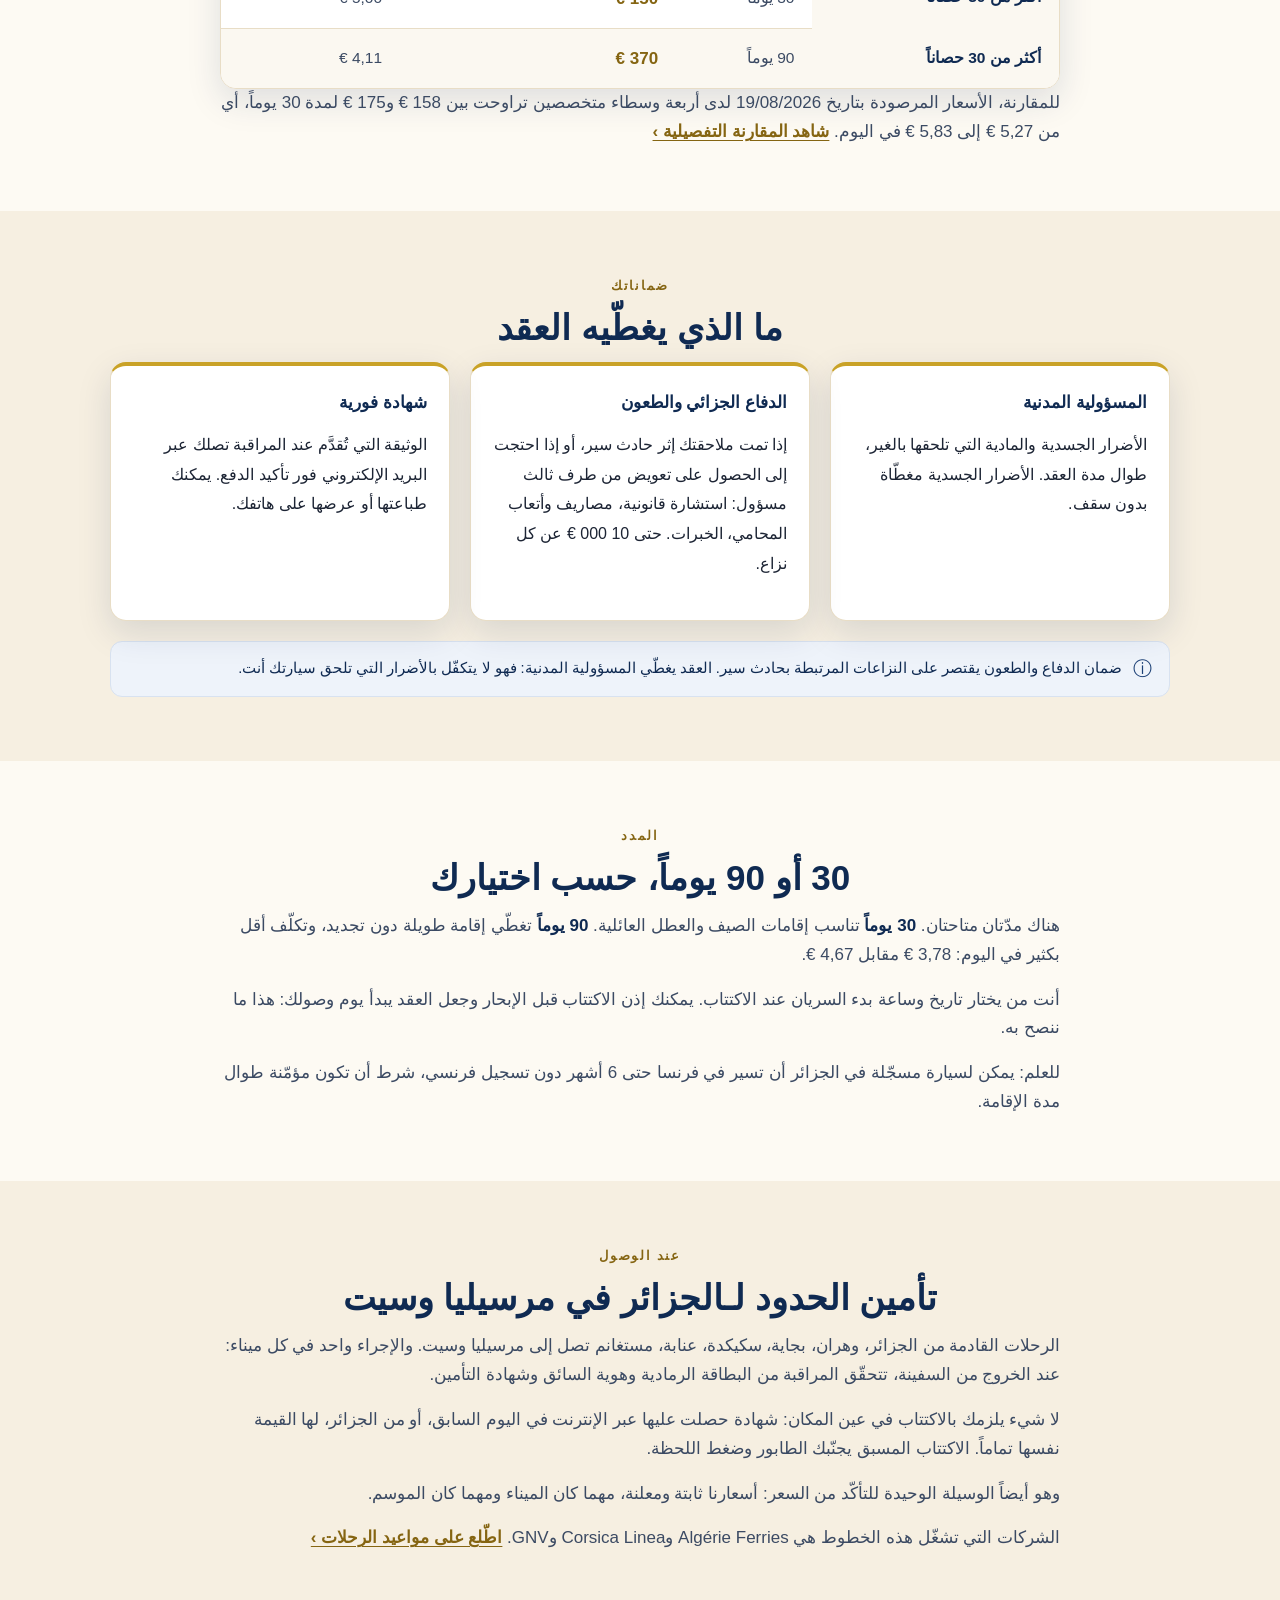
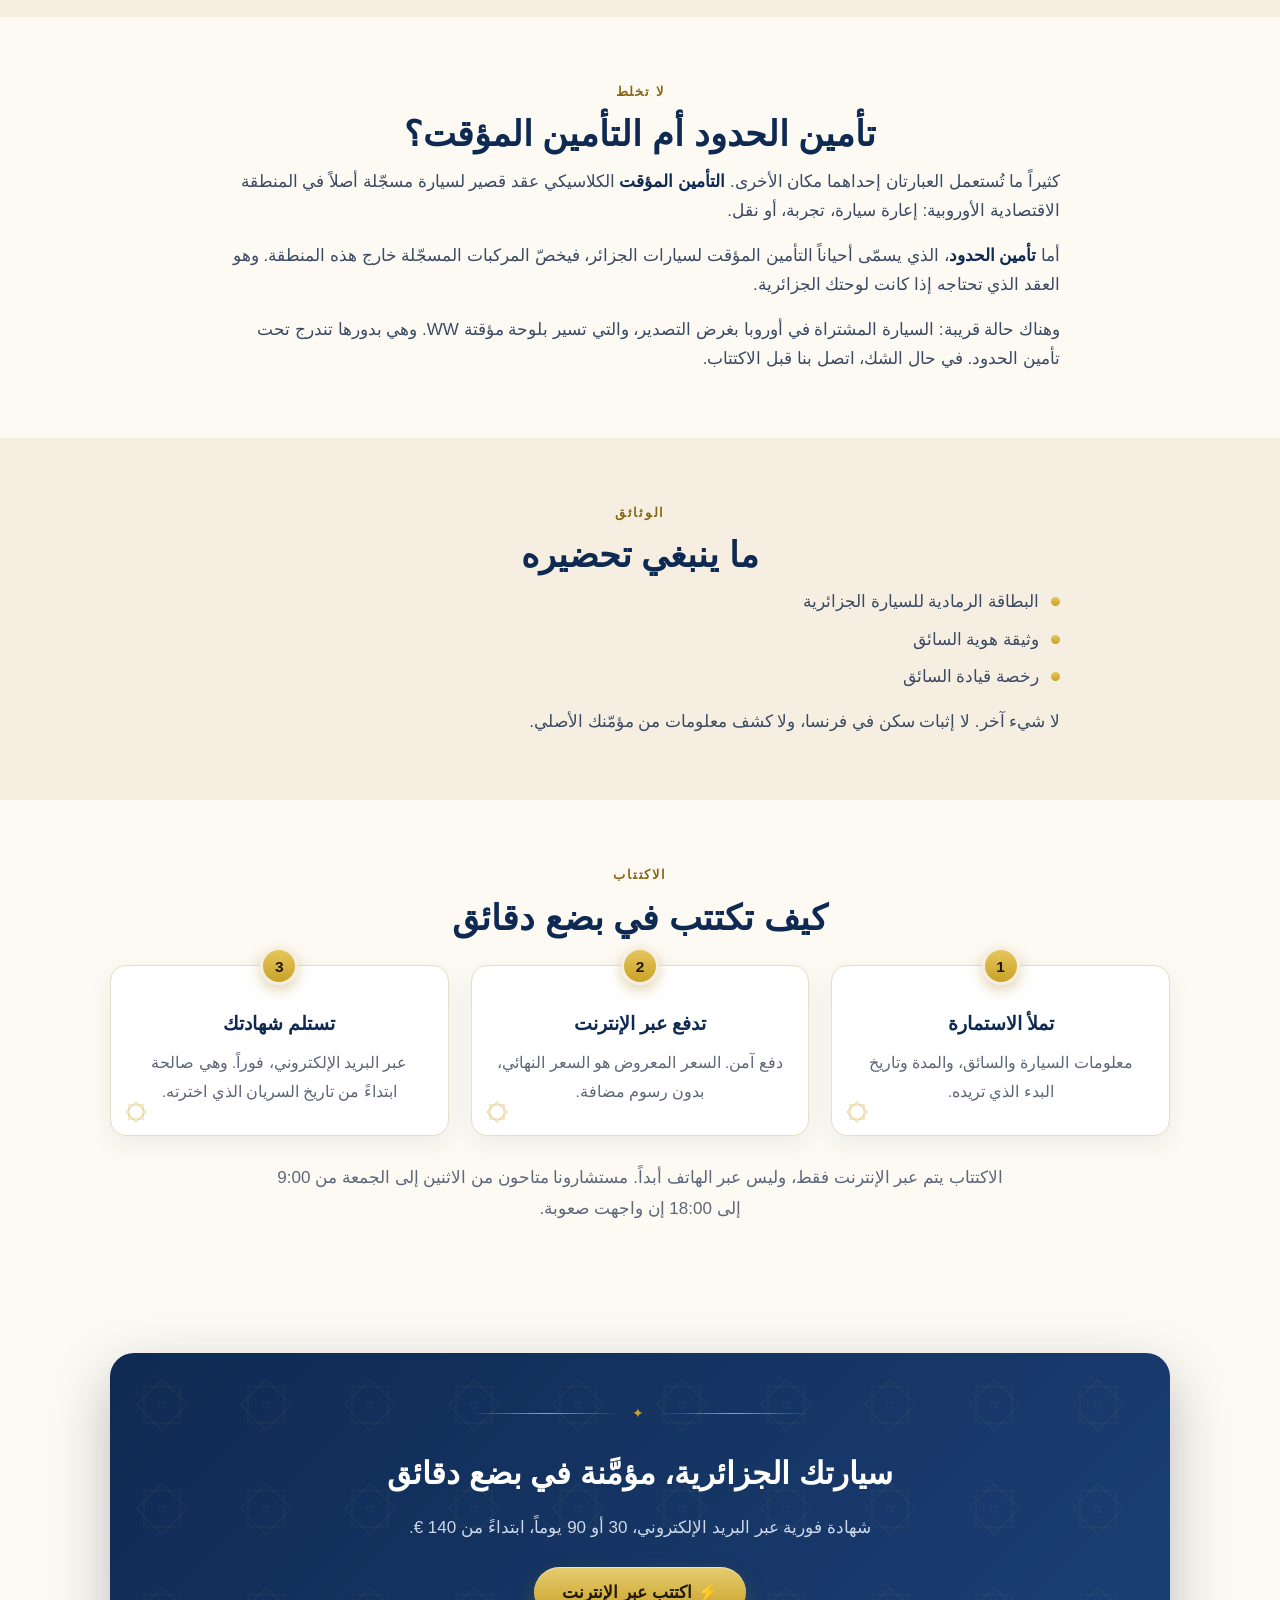
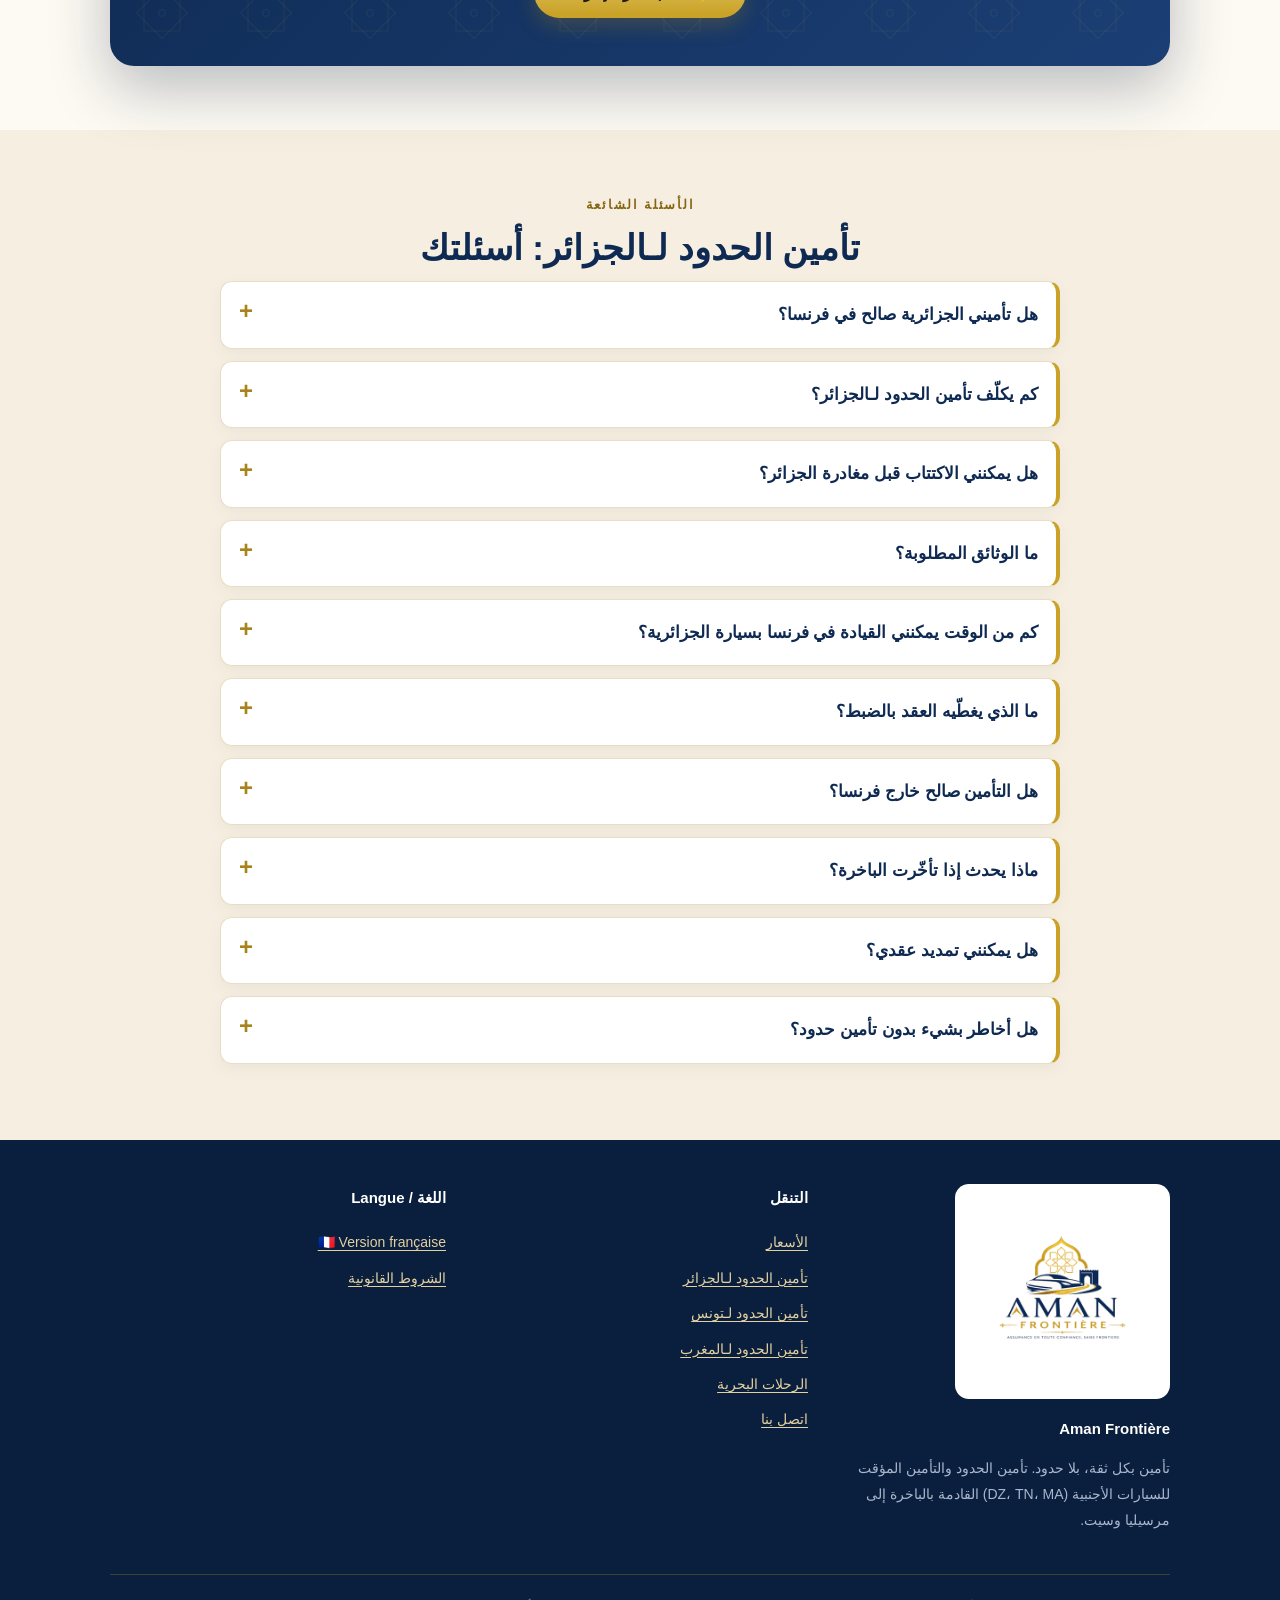
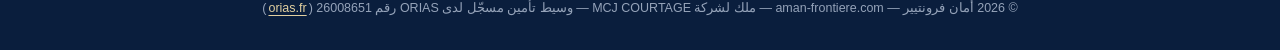
<file: ar/assurance-frontiere-algerie.html>
<!DOCTYPE html>
<html lang="ar" dir="rtl" prefix="og: http://ogp.me/ns#">
<head>
	<meta charset="utf-8" />
	<title>تأمين الحدود لـالجزائر ابتداءً من 140 € | أمان فرونتيير</title>
	<meta name="viewport" content="width=device-width, initial-scale=1" />
	<meta name="description" content="تأمين الحدود لـالجزائر: سيارتك الجزائرية في فرنسا ابتداءً من 140 € لمدة 30 يوماً، أي 4,67 € في اليوم. شهادة فورية عبر البريد الإلكتروني، فرنسا وأوروبا." />
	<meta name="theme-color" content="#0f2a52" />
	<meta property="og:locale" content="ar_AR" />
	<meta property="og:type" content="website" />
	<meta property="og:url" content="https://aman-frontiere.com/ar/assurance-frontiere-algerie.html" />
	<meta property="og:title" content="تأمين الحدود لـالجزائر — سيارتك الجزائرية في فرنسا ابتداءً من 140 €" />
	<meta property="og:site_name" content="Aman Frontière" />
	<meta property="og:description" content="تأمين الحدود لـالجزائر: سيارتك الجزائرية في فرنسا ابتداءً من 140 € لمدة 30 يوماً، أي 4,67 € في اليوم. شهادة فورية عبر البريد الإلكتروني، فرنسا وأوروبا." />
	<meta property="og:image" content="https://aman-frontiere.com/images/aman-logo.png" />
	<link rel="canonical" href="https://aman-frontiere.com/ar/assurance-frontiere-algerie.html" />
	<link rel="alternate" hreflang="fr" href="https://aman-frontiere.com/assurance-frontiere-algerie.html" />
	<link rel="alternate" hreflang="ar" href="https://aman-frontiere.com/ar/assurance-frontiere-algerie.html" />
	<link rel="alternate" hreflang="x-default" href="https://aman-frontiere.com/assurance-frontiere-algerie.html" />
	<link rel="icon" href="/favicon.svg" type="image/svg+xml" sizes="any" />
	<link rel="apple-touch-icon" href="/favicon.svg" />
	<link rel="stylesheet" href="../assets/aman.css?v=20260730" />
	<script type="application/ld+json">{
 "@context": "https://schema.org",
 "@type": "BreadcrumbList",
 "itemListElement": [
  {
   "@type": "ListItem",
   "position": 1,
   "name": "الرئيسية",
   "item": "https://aman-frontiere.com/ar/"
  },
  {
   "@type": "ListItem",
   "position": 2,
   "name": "تأمين الحدود لـالجزائر",
   "item": "https://aman-frontiere.com/ar/assurance-frontiere-algerie.html"
  }
 ]
}</script>
	<script type="application/ld+json">{
 "@context": "https://schema.org",
 "@type": "FAQPage",
 "mainEntity": [
  {
   "@type": "Question",
   "name": "هل تأميني الجزائرية صالح في فرنسا؟",
   "acceptedAnswer": {
    "@type": "Answer",
    "text": "فقط إذا كان عقدك ينصّ على بطاقة خضراء — شهادة التأمين الدولية — صالحة صراحةً لفرنسا. أغلب العقود المبرمة في البلد لا تنصّ عليها. تحقّق قبل السفر: بدونها تحتاج إلى تأمين حدود."
   }
  },
  {
   "@type": "Question",
   "name": "كم يكلّف تأمين الحدود لـالجزائر؟",
   "acceptedAnswer": {
    "@type": "Answer",
    "text": "ابتداءً من 140 € لمدة 30 يوماً، أي 4,67 € في اليوم، و340 € لمدة 90 يوماً، أي 3,78 € في اليوم، لسيارة حتى 30 حصاناً. و150 € و370 € لما فوق 30 حصاناً. أسعار شاملة الضرائب، بدون رسوم ملف."
   }
  },
  {
   "@type": "Question",
   "name": "هل يمكنني الاكتتاب قبل مغادرة الجزائر؟",
   "acceptedAnswer": {
    "@type": "Answer",
    "text": "نعم، وهذا ما ننصح به. تختار تاريخ بدء السريان عند الاكتتاب: اجعله يبدأ يوم نزولك."
   }
  },
  {
   "@type": "Question",
   "name": "ما الوثائق المطلوبة؟",
   "acceptedAnswer": {
    "@type": "Answer",
    "text": "البطاقة الرمادية للسيارة الجزائرية، ووثيقة هوية السائق، ورخصة قيادته. لا شيء آخر."
   }
  },
  {
   "@type": "Question",
   "name": "كم من الوقت يمكنني القيادة في فرنسا بسيارة الجزائرية؟",
   "acceptedAnswer": {
    "@type": "Answer",
    "text": "حتى 6 أشهر دون الحاجة إلى تسجيلها في فرنسا، شرط أن تكون مؤمّنة طوال مدة الإقامة."
   }
  },
  {
   "@type": "Question",
   "name": "ما الذي يغطّيه العقد بالضبط؟",
   "acceptedAnswer": {
    "@type": "Answer",
    "text": "المسؤولية المدنية، أي الأضرار التي تلحقها بالغير، مع تغطية الأضرار الجسدية بدون سقف. يضاف إليها الدفاع الجزائي والطعون إثر حادث سير، حتى 10 000 € عن كل نزاع. العقد لا يغطّي الأضرار التي تلحق سيارتك أنت."
   }
  },
  {
   "@type": "Question",
   "name": "هل التأمين صالح خارج فرنسا؟",
   "acceptedAnswer": {
    "@type": "Answer",
    "text": "نعم، العقد صالح في فرنسا وفي دول المنطقة الاقتصادية الأوروبية المذكورة في الشهادة."
   }
  },
  {
   "@type": "Question",
   "name": "ماذا يحدث إذا تأخّرت الباخرة؟",
   "acceptedAnswer": {
    "@type": "Answer",
    "text": "يبدأ عقدك في التاريخ الذي اخترته، لا في ساعة وصول السفينة. في حال تأخّر كبير، اتصل بنا قبل النزول لتأجيل تاريخ السريان."
   }
  },
  {
   "@type": "Question",
   "name": "هل يمكنني تمديد عقدي؟",
   "acceptedAnswer": {
    "@type": "Answer",
    "text": "إذا طالت إقامتك، اتصل بنا قبل انتهاء المدة. من الأفضل الاستباق: القيادة ولو يوماً واحداً بدون تأمين تعرّضك لغرامة ولحجز السيارة."
   }
  },
  {
   "@type": "Question",
   "name": "هل أخاطر بشيء بدون تأمين حدود؟",
   "acceptedAnswer": {
    "@type": "Answer",
    "text": "نعم. لن تتمكّن من الخروج من الميناء، والقيادة بدون تأمين في فرنسا جنحة: غرامة جزافية 500 €، تصل إلى 3 750 € أمام المحكمة، مع إمكانية حجز السيارة."
   }
  }
 ]
}</script>
	<script type="text/javascript">
		(function(c,l,a,r,i,t,y){c[a]=c[a]||function(){(c[a].q=c[a].q||[]).push(arguments)};t=l.createElement(r);t.async=1;t.src="https://www.clarity.ms/tag/"+i;y=l.getElementsByTagName(r)[0];y.parentNode.insertBefore(t,y);})(window,document,"clarity","script","x7huufw34g");
	</script>
</head>
<body>
	<header class="site">
		<div class="wrap nav">
			<a class="brand" href="../" aria-label="أمان فرونتيير — الرئيسية">
				<img src="../images/aman-logo-header-320.png"
				     srcset="../images/aman-logo-header-320.png 320w, ../images/aman-logo-header-460.png 460w, ../images/aman-logo-header.png 620w"
				     sizes="(max-width:560px) 175px, (max-width:860px) 206px, 229px"
				     width="620" height="163" fetchpriority="high" decoding="async"
				     alt="أمان فرونتيير" />
			</a>
			<nav class="nav-links">
				<a class="lk" href="../#tarifs">الأسعار</a>
				<a class="lk" href="assurance-frontiere-tunisie.html">تونس</a>
				<a class="lk" href="assurance-frontiere-maroc.html">المغرب</a>
				<a class="lk" href="traversees.html">الرحلات البحرية</a>
				<a class="lang" href="../assurance-frontiere-algerie.html" lang="fr" hreflang="fr">🇫🇷 Français</a>
				<a class="nav-cta cta-open" href="../#tarifs">اكتتب الآن</a>
			</nav>
		</div>
	</header>

	<main id="contenu">

	<section class="page-head">
		<div class="wrap">
			<p class="crumb"><a href="../">الرئيسية</a> › تأمين الحدود لـالجزائر</p>
			<h1>تأمين الحدود لـالجزائر</h1>
			<p>سيارتك مسجّلة في الجزائر وستصل إلى فرنسا؟ يجب أن تكون مؤمّنة فور خروجها من الباخرة. نصدر لك تأمين الحدود <strong>ابتداءً من 140 € لمدة 30 يوماً</strong>، أي 4,67 € في اليوم، مع الشهادة عبر البريد الإلكتروني فور الدفع.</p>
			<p class="head-cta"><button type="button" class="btn btn-or cta-open">⚡ اكتتب تأمين الحدود</button></p>
		</div>
	</section>

	<section>
		<div class="wrap wrap-txt">
			<div class="eyebrow">التعريف</div>
			<h2 class="sec">ما هو تأمين الحدود لـالجزائر؟</h2>
			<p class="txt">تأمين الحدود — ويسمّى أيضاً التأمين المؤقت للحدود أو تأمين السيارة عند الحدود — عقد تأمين سيارات قصير المدة مخصّص للمركبات المسجّلة خارج المنطقة الاقتصادية الأوروبية. بالنسبة لسيارة الجزائرية، هو العقد الذي يتيح لك التنقّل بشكل قانوني في فرنسا فور نزولك.</p>
			<p class="txt">يغطّي <strong>المسؤولية المدنية</strong>، أي الأضرار التي قد تلحقها بالغير. وهي الضمانة التي يفرضها القانون الفرنسي على كل مركبة برية ذات محرّك تسير على أراضيه (المادة L.211-1 من قانون التأمينات).</p>
		</div>
	</section>

	<section class="sec-creme">
		<div class="wrap wrap-txt">
			<div class="eyebrow">لماذا هو إلزامي</div>
			<h2 class="sec">هل يكفي تأمينك الجزائرية في فرنسا؟</h2>
			<p class="txt">السيارة المسجّلة في الجزائر ليست مغطّاة في فرنسا إلا إذا كانت لديها بطاقة خضراء — شهادة التأمين الدولية — صالحة صراحةً لفرنسا. وعملياً، أغلب العقود المبرمة في البلد لا تنصّ عليها، فيجد السائق نفسه بلا تغطية فور النزول.</p>
			<p class="txt">تحقّق من عقدك قبل السفر: إن لم تكن فرنسا مذكورة فيه، أو لم تكن لديك بطاقة خضراء سارية، فتأمين الحدود هو الحل. وهذا بالضبط ما تتحقّق منه شرطة الحدود والجمارك عند الخروج من الباخرة في مرسيليا وسيت.</p>
			<p class="txt">بدون شهادة صالحة لا يمكنك أخذ الطريق: تبقى السيارة محجوزة. كما أن القيادة بدون تأمين في فرنسا جنحة يعاقب عليها بغرامة جزافية قدرها 500 € قد ترتفع إلى 3 750 € أمام المحكمة.</p>
		</div>
	</section>

	<section id="tarifs">
		<div class="wrap wrap-txt">
			<div class="eyebrow">أسعارنا</div>
			<h2 class="sec">سعر تأمين الحدود لـالجزائر</h2>
			<p class="sec-intro">أسعارنا ثابتة وشاملة، بدون رسوم ملف. تتوقّف فقط على قوة السيارة والمدة.</p>
			<div class="tt-wrap" role="region" tabindex="0" aria-label="سعر تأمين الحدود لـالجزائر">
				<table class="tt tt-prix">
					<thead><tr><th scope="col">السيارة</th><th scope="col">المدة</th><th scope="col">السعر شامل الضرائب</th><th scope="col">أي في اليوم</th></tr></thead>
					<tbody><tr><th scope="row">حتى 30 حصاناً</th><td>30 يوماً</td><td class="p">140 €</td><td>4,67 €</td></tr><tr><th scope="row">حتى 30 حصاناً</th><td>90 يوماً</td><td class="p">340 €</td><td>3,78 €</td></tr><tr><th scope="row">أكثر من 30 حصاناً</th><td>30 يوماً</td><td class="p">150 €</td><td>5,00 €</td></tr><tr><th scope="row">أكثر من 30 حصاناً</th><td>90 يوماً</td><td class="p">370 €</td><td>4,11 €</td></tr></tbody>
				</table>
			</div>
			<p class="txt">للمقارنة، الأسعار المرصودة بتاريخ 19/08/2026 لدى أربعة وسطاء متخصصين تراوحت بين 158 € و175 € لمدة 30 يوماً، أي من 5,27 € إلى 5,83 € في اليوم. <a href="../#tarifs">شاهد المقارنة التفصيلية ›</a></p>
		</div>
	</section>

	<section class="sec-creme">
		<div class="wrap">
			<div class="eyebrow">ضماناتك</div>
			<h2 class="sec">ما الذي يغطّيه العقد</h2>
			<div class="grid">
				<div class="card"><h3>المسؤولية المدنية</h3><p>الأضرار الجسدية والمادية التي تلحقها بالغير، طوال مدة العقد. الأضرار الجسدية مغطّاة بدون سقف.</p></div>
				<div class="card"><h3>الدفاع الجزائي والطعون</h3><p>إذا تمت ملاحقتك إثر حادث سير، أو إذا احتجت إلى الحصول على تعويض من طرف ثالث مسؤول: استشارة قانونية، مصاريف وأتعاب المحامي، الخبرات. حتى 10 000 € عن كل نزاع.</p></div>
				<div class="card"><h3>شهادة فورية</h3><p>الوثيقة التي تُقدَّم عند المراقبة تصلك عبر البريد الإلكتروني فور تأكيد الدفع. يمكنك طباعتها أو عرضها على هاتفك.</p></div>
			</div>
			<p class="dr-note"><i aria-hidden="true">ⓘ</i><span>ضمان الدفاع والطعون يقتصر على النزاعات المرتبطة بحادث سير. العقد يغطّي المسؤولية المدنية: فهو لا يتكفّل بالأضرار التي تلحق سيارتك أنت.</span></p>
		</div>
	</section>

	<section>
		<div class="wrap wrap-txt">
			<div class="eyebrow">المدد</div>
			<h2 class="sec">30 أو 90 يوماً، حسب اختيارك</h2>
			<p class="txt">هناك مدّتان متاحتان. <strong>30 يوماً</strong> تناسب إقامات الصيف والعطل العائلية. <strong>90 يوماً</strong> تغطّي إقامة طويلة دون تجديد، وتكلّف أقل بكثير في اليوم: 3,78 € مقابل 4,67 €.</p>
			<p class="txt">أنت من يختار تاريخ وساعة بدء السريان عند الاكتتاب. يمكنك إذن الاكتتاب قبل الإبحار وجعل العقد يبدأ يوم وصولك: هذا ما ننصح به.</p>
			<p class="txt">للعلم: يمكن لسيارة مسجّلة في الجزائر أن تسير في فرنسا حتى 6 أشهر دون تسجيل فرنسي، شرط أن تكون مؤمّنة طوال مدة الإقامة.</p>
		</div>
	</section>

	<section class="sec-creme">
		<div class="wrap wrap-txt">
			<div class="eyebrow">عند الوصول</div>
			<h2 class="sec">تأمين الحدود لـالجزائر في مرسيليا وسيت</h2>
			<p class="txt">الرحلات القادمة من الجزائر، وهران، بجاية، سكيكدة، عنابة، مستغانم تصل إلى مرسيليا وسيت. والإجراء واحد في كل ميناء: عند الخروج من السفينة، تتحقّق المراقبة من البطاقة الرمادية وهوية السائق وشهادة التأمين.</p>
			<p class="txt">لا شيء يلزمك بالاكتتاب في عين المكان: شهادة حصلت عليها عبر الإنترنت في اليوم السابق، أو من الجزائر، لها القيمة نفسها تماماً. الاكتتاب المسبق يجنّبك الطابور وضغط اللحظة.</p>
			<p class="txt">وهو أيضاً الوسيلة الوحيدة للتأكّد من السعر: أسعارنا ثابتة ومعلنة، مهما كان الميناء ومهما كان الموسم.</p>
			<p class="txt">الشركات التي تشغّل هذه الخطوط هي Algérie Ferries وCorsica Linea وGNV. <a href="traversees.html">اطّلع على مواعيد الرحلات ›</a></p>
		</div>
	</section>

	<section>
		<div class="wrap wrap-txt">
			<div class="eyebrow">لا تخلط</div>
			<h2 class="sec">تأمين الحدود أم التأمين المؤقت؟</h2>
			<p class="txt">كثيراً ما تُستعمل العبارتان إحداهما مكان الأخرى. <strong>التأمين المؤقت</strong> الكلاسيكي عقد قصير لسيارة مسجّلة أصلاً في المنطقة الاقتصادية الأوروبية: إعارة سيارة، تجربة، أو نقل.</p>
			<p class="txt">أما <strong>تأمين الحدود</strong>، الذي يسمّى أحياناً التأمين المؤقت لسيارات الجزائر، فيخصّ المركبات المسجّلة خارج هذه المنطقة. وهو العقد الذي تحتاجه إذا كانت لوحتك الجزائرية.</p>
			<p class="txt">وهناك حالة قريبة: السيارة المشتراة في أوروبا بغرض التصدير، والتي تسير بلوحة مؤقتة WW. وهي بدورها تندرج تحت تأمين الحدود. في حال الشك، اتصل بنا قبل الاكتتاب.</p>
		</div>
	</section>

	<section class="sec-creme">
		<div class="wrap wrap-txt">
			<div class="eyebrow">الوثائق</div>
			<h2 class="sec">ما ينبغي تحضيره</h2>
			<ul class="liste"><li>البطاقة الرمادية للسيارة الجزائرية</li><li>وثيقة هوية السائق</li><li>رخصة قيادة السائق</li></ul>
			<p class="txt">لا شيء آخر. لا إثبات سكن في فرنسا، ولا كشف معلومات من مؤمّنك الأصلي.</p>
		</div>
	</section>

	<section>
		<div class="wrap">
			<div class="eyebrow">الاكتتاب</div>
			<h2 class="sec">كيف تكتتب في بضع دقائق</h2>
			<div class="steps">
				<div class="step"><div class="num">1</div><h3>تملأ الاستمارة</h3><p>معلومات السيارة والسائق، والمدة وتاريخ البدء الذي تريده.</p></div>
				<div class="step"><div class="num">2</div><h3>تدفع عبر الإنترنت</h3><p>دفع آمن. السعر المعروض هو السعر النهائي، بدون رسوم مضافة.</p></div>
				<div class="step"><div class="num">3</div><h3>تستلم شهادتك</h3><p>عبر البريد الإلكتروني، فوراً. وهي صالحة ابتداءً من تاريخ السريان الذي اخترته.</p></div>
			</div>
			<p class="sec-intro" style="margin-top:26px;margin-bottom:0">الاكتتاب يتم عبر الإنترنت فقط، وليس عبر الهاتف أبداً. مستشارونا متاحون من الاثنين إلى الجمعة من 9:00 إلى 18:00 إن واجهت صعوبة.</p>
		</div>
	</section>

	<section id="souscrire">
		<div class="wrap">
			<div class="cta-band">
				<div class="orn"><span>✦</span></div>
				<h2>سيارتك الجزائرية، مؤمَّنة في بضع دقائق</h2>
				<p>شهادة فورية عبر البريد الإلكتروني، 30 أو 90 يوماً، ابتداءً من 140 €.</p>
				<div class="hero-cta">
					<button type="button" class="btn btn-or cta-open">⚡ اكتتب عبر الإنترنت</button>
				</div>
			</div>
		</div>
	</section>

	<section class="sec-creme" id="faq">
		<div class="wrap" style="max-width:880px">
			<div class="eyebrow">الأسئلة الشائعة</div>
			<h2 class="sec">تأمين الحدود لـالجزائر: أسئلتك</h2>
			<details><summary>هل تأميني الجزائرية صالح في فرنسا؟</summary><div class="faq-a">فقط إذا كان عقدك ينصّ على بطاقة خضراء — شهادة التأمين الدولية — صالحة صراحةً لفرنسا. أغلب العقود المبرمة في البلد لا تنصّ عليها. تحقّق قبل السفر: بدونها تحتاج إلى تأمين حدود.</div></details>
			<details><summary>كم يكلّف تأمين الحدود لـالجزائر؟</summary><div class="faq-a">ابتداءً من 140 € لمدة 30 يوماً، أي 4,67 € في اليوم، و340 € لمدة 90 يوماً، أي 3,78 € في اليوم، لسيارة حتى 30 حصاناً. و150 € و370 € لما فوق 30 حصاناً. أسعار شاملة الضرائب، بدون رسوم ملف.</div></details>
			<details><summary>هل يمكنني الاكتتاب قبل مغادرة الجزائر؟</summary><div class="faq-a">نعم، وهذا ما ننصح به. تختار تاريخ بدء السريان عند الاكتتاب: اجعله يبدأ يوم نزولك.</div></details>
			<details><summary>ما الوثائق المطلوبة؟</summary><div class="faq-a">البطاقة الرمادية للسيارة الجزائرية، ووثيقة هوية السائق، ورخصة قيادته. لا شيء آخر.</div></details>
			<details><summary>كم من الوقت يمكنني القيادة في فرنسا بسيارة الجزائرية؟</summary><div class="faq-a">حتى 6 أشهر دون الحاجة إلى تسجيلها في فرنسا، شرط أن تكون مؤمّنة طوال مدة الإقامة.</div></details>
			<details><summary>ما الذي يغطّيه العقد بالضبط؟</summary><div class="faq-a">المسؤولية المدنية، أي الأضرار التي تلحقها بالغير، مع تغطية الأضرار الجسدية بدون سقف. يضاف إليها الدفاع الجزائي والطعون إثر حادث سير، حتى 10 000 € عن كل نزاع. العقد لا يغطّي الأضرار التي تلحق سيارتك أنت.</div></details>
			<details><summary>هل التأمين صالح خارج فرنسا؟</summary><div class="faq-a">نعم، العقد صالح في فرنسا وفي دول المنطقة الاقتصادية الأوروبية المذكورة في الشهادة.</div></details>
			<details><summary>ماذا يحدث إذا تأخّرت الباخرة؟</summary><div class="faq-a">يبدأ عقدك في التاريخ الذي اخترته، لا في ساعة وصول السفينة. في حال تأخّر كبير، اتصل بنا قبل النزول لتأجيل تاريخ السريان.</div></details>
			<details><summary>هل يمكنني تمديد عقدي؟</summary><div class="faq-a">إذا طالت إقامتك، اتصل بنا قبل انتهاء المدة. من الأفضل الاستباق: القيادة ولو يوماً واحداً بدون تأمين تعرّضك لغرامة ولحجز السيارة.</div></details>
			<details><summary>هل أخاطر بشيء بدون تأمين حدود؟</summary><div class="faq-a">نعم. لن تتمكّن من الخروج من الميناء، والقيادة بدون تأمين في فرنسا جنحة: غرامة جزافية 500 €، تصل إلى 3 750 € أمام المحكمة، مع إمكانية حجز السيارة.</div></details>
		</div>
	</section>

	</main>

	<footer class="site">
		<div class="wrap">
			<div class="cols">
				<div>
					<img class="foot-logo" src="../images/aman-logo.png" width="420" height="420" alt="أمان فرونتيير" onerror="this.style.display='none'" />
					<h3>Aman Frontière</h3>
					<p>تأمين بكل ثقة، بلا حدود. تأمين الحدود والتأمين المؤقت للسيارات الأجنبية (DZ، TN، MA) القادمة بالباخرة إلى مرسيليا وسيت.</p>
				</div>
				<div>
					<h3>التنقل</h3>
					<p><a href="../#tarifs">الأسعار</a><br /><a href="assurance-frontiere-algerie.html">تأمين الحدود لـالجزائر</a><br /><a href="assurance-frontiere-tunisie.html">تأمين الحدود لـتونس</a><br /><a href="assurance-frontiere-maroc.html">تأمين الحدود لـالمغرب</a><br /><a href="traversees.html">الرحلات البحرية</a><br /><a href="../#contact">اتصل بنا</a></p>
				</div>
				<div>
					<h3>اللغة / Langue</h3>
					<p><a href="../assurance-frontiere-algerie.html" lang="fr" hreflang="fr">🇫🇷 Version française</a><br /><a href="../mentions-legales.html">الشروط القانونية</a></p>
				</div>
			</div>
			<div class="legal">© <span id="y"></span> أمان فرونتيير — aman-frontiere.com — ملك لشركة MCJ COURTAGE — وسيط تأمين مسجّل لدى ORIAS رقم 26008651 (<a href="https://www.orias.fr" target="_blank" rel="noopener">orias.fr</a>)</div>
		</div>
	</footer>

	<div id="modal-souscription" class="modal-overlay" aria-hidden="true">
		<div class="modal-content" role="dialog" aria-modal="true" aria-label="الاكتتاب عبر الإنترنت">
			<div class="modal-header"><button type="button" id="btn-fermer-modal" aria-label="إغلاق النافذة">&times;</button></div>
			<div class="modal-body">
				<iframe id="jl-tarificateur" src="https://www.jlassure.com/sousfiche/assure_tempo_rapide_mb.php?cat=&amp;&amp;tip=09.70.71.01.78&amp;&amp;id=800&amp;&amp;cd=7KAW433&amp;&amp;adrsite=https://www.assurancetemporaireauto.com" title="الاكتتاب عبر الإنترنت" loading="lazy" referrerpolicy="no-referrer-when-downgrade"></iframe>
			</div>
		</div>
	</div>

	<script>
	document.getElementById('y').textContent = new Date().getFullYear();
	(function(){
		var modal=document.getElementById('modal-souscription');
		var closeBtn=document.getElementById('btn-fermer-modal');
		function open(){modal.classList.add('show');modal.setAttribute('aria-hidden','false');document.body.classList.add('no-scroll');}
		function close(){modal.classList.remove('show');modal.setAttribute('aria-hidden','true');document.body.classList.remove('no-scroll');}
		document.querySelectorAll('.cta-open').forEach(function(b){b.addEventListener('click',function(e){e.preventDefault();open();});});
		if(closeBtn)closeBtn.addEventListener('click',close);
		modal.addEventListener('click',function(e){if(e.target===modal)close();});
		document.addEventListener('keydown',function(e){if(e.key==='Escape')close();});
	})();
	</script>
</body>
</html>
</file>
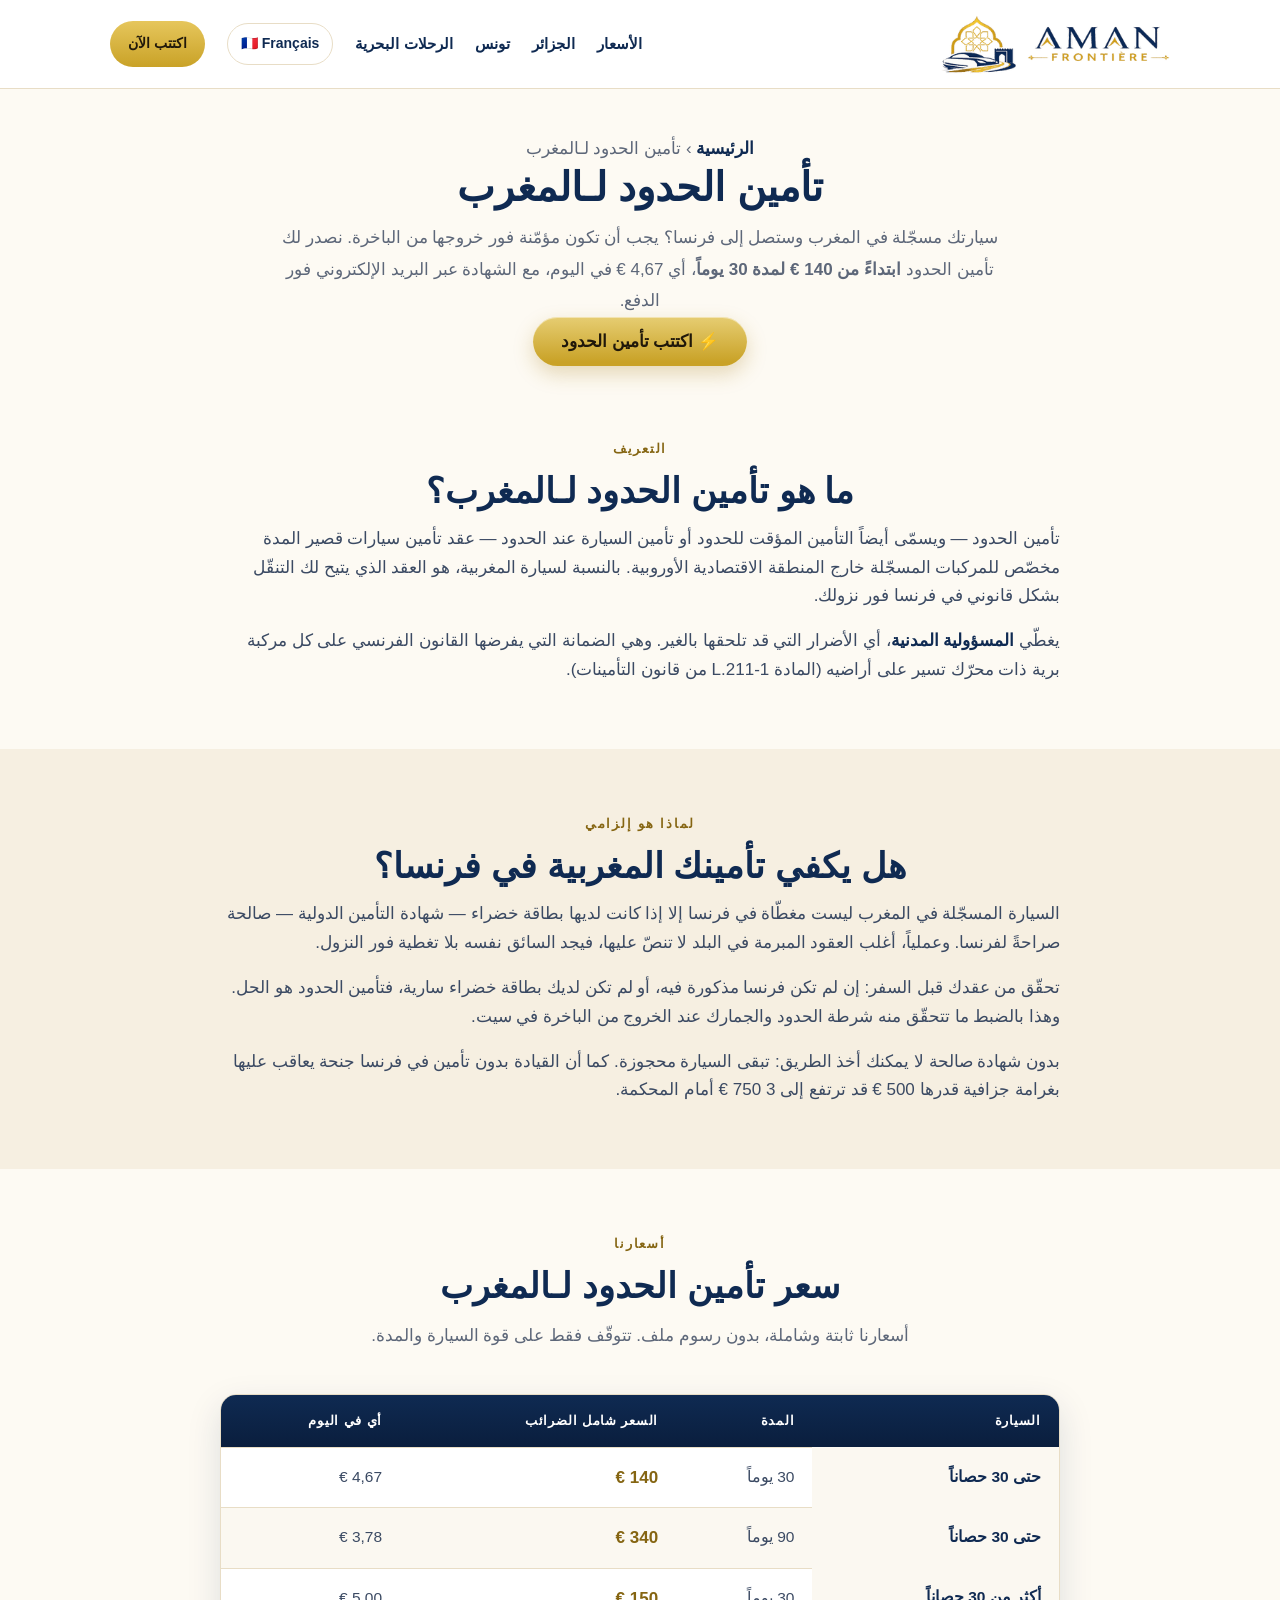
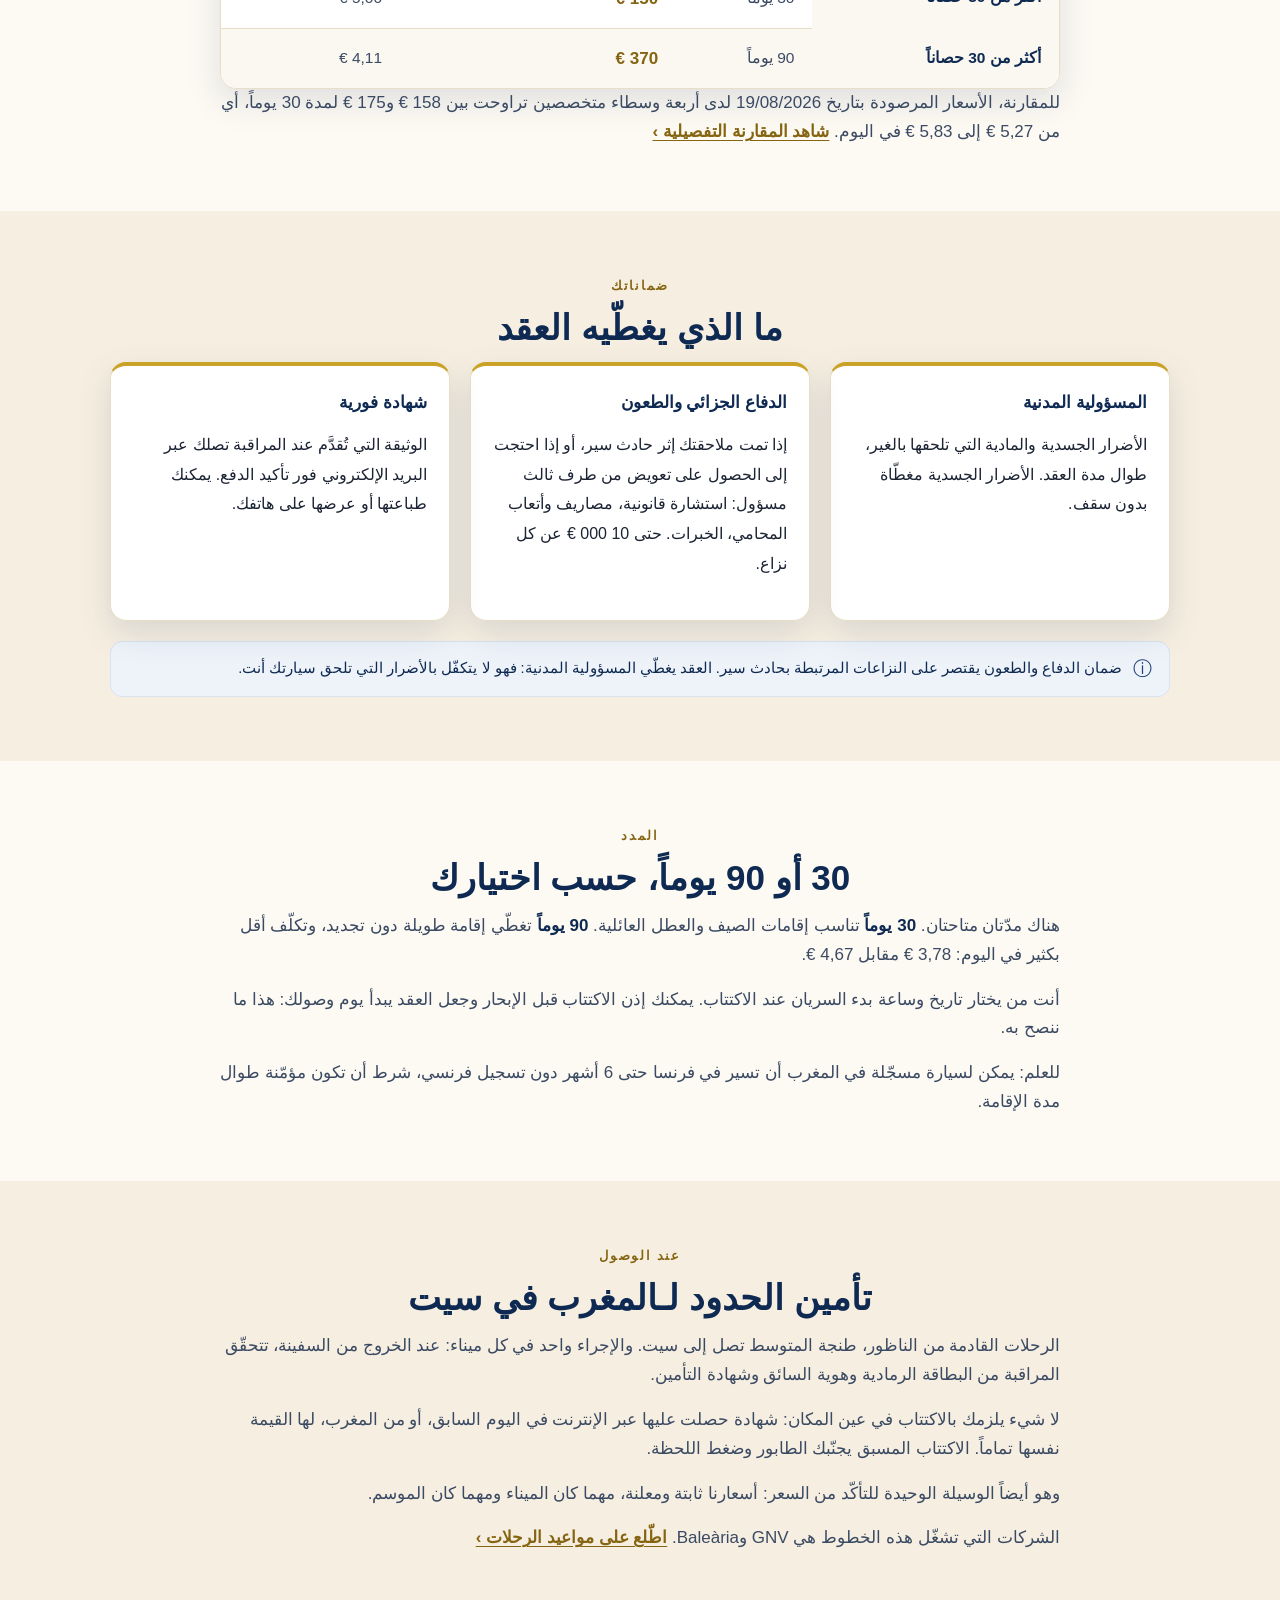
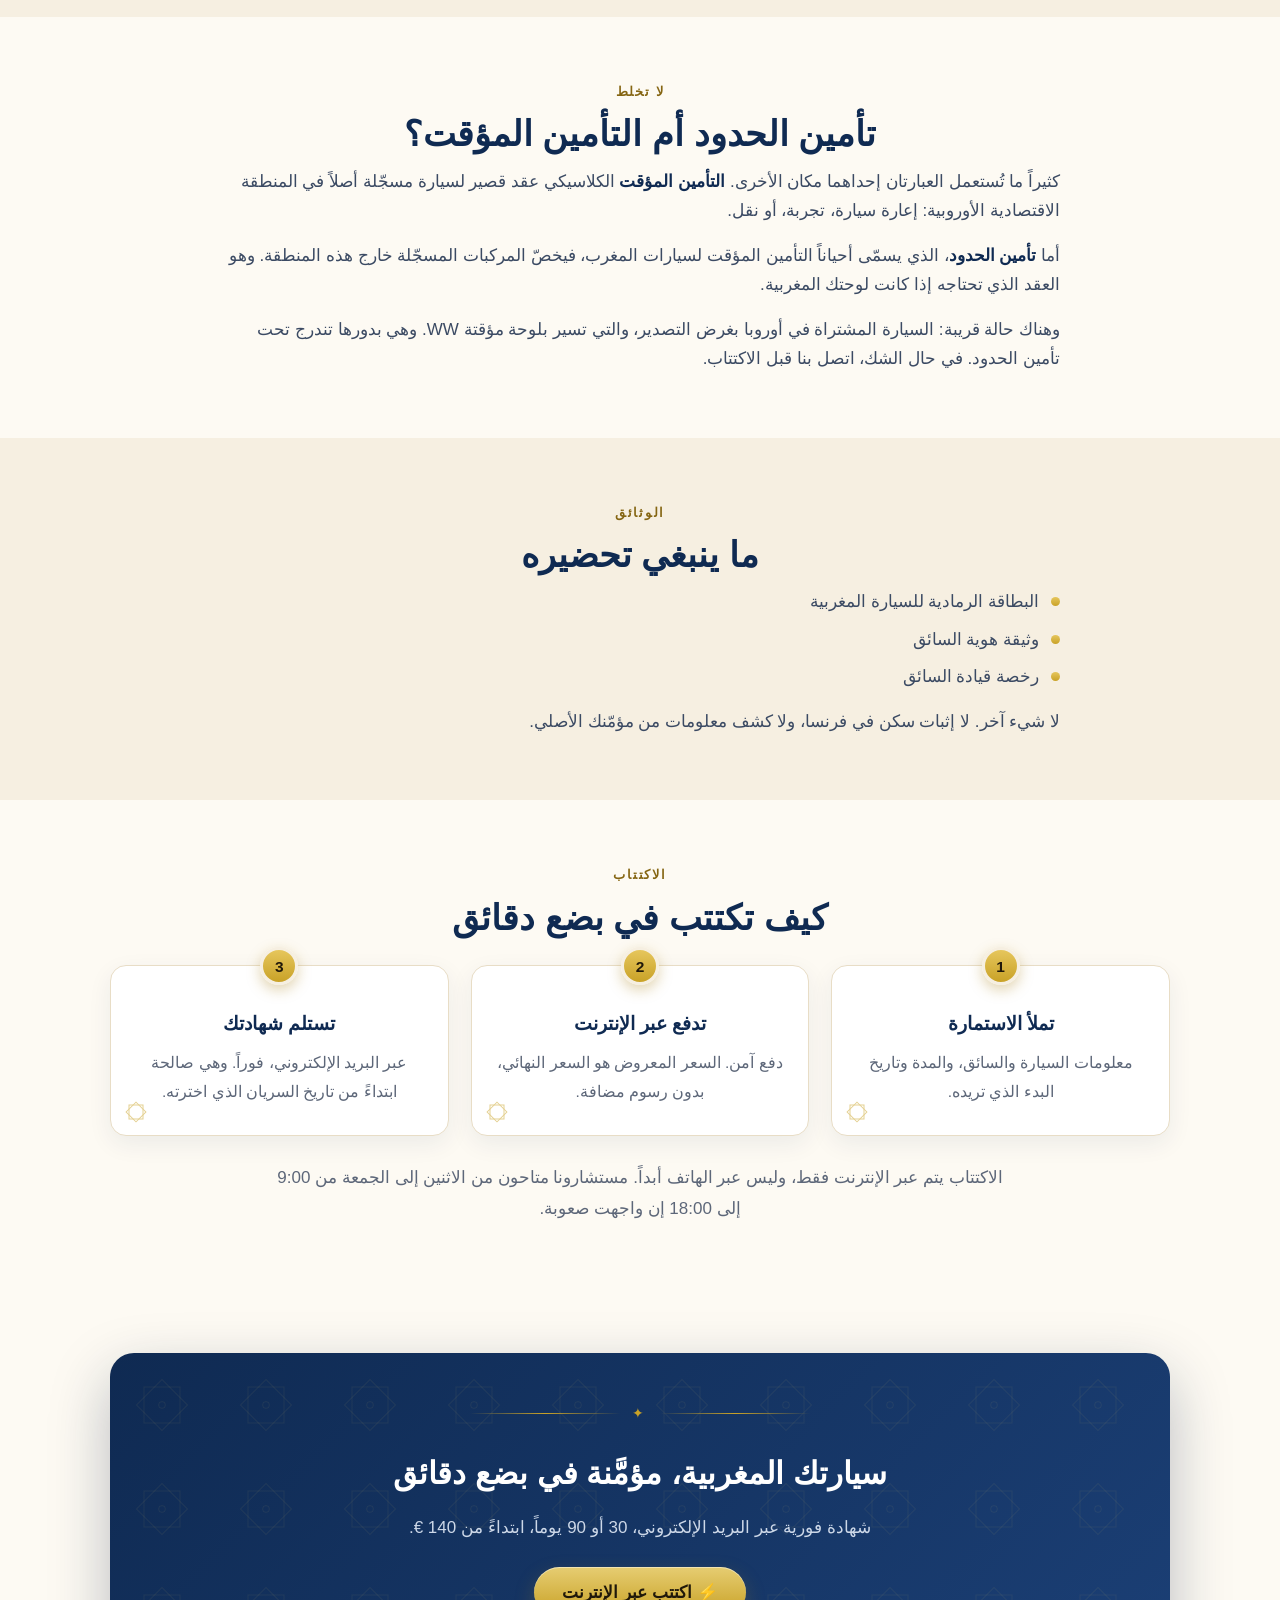
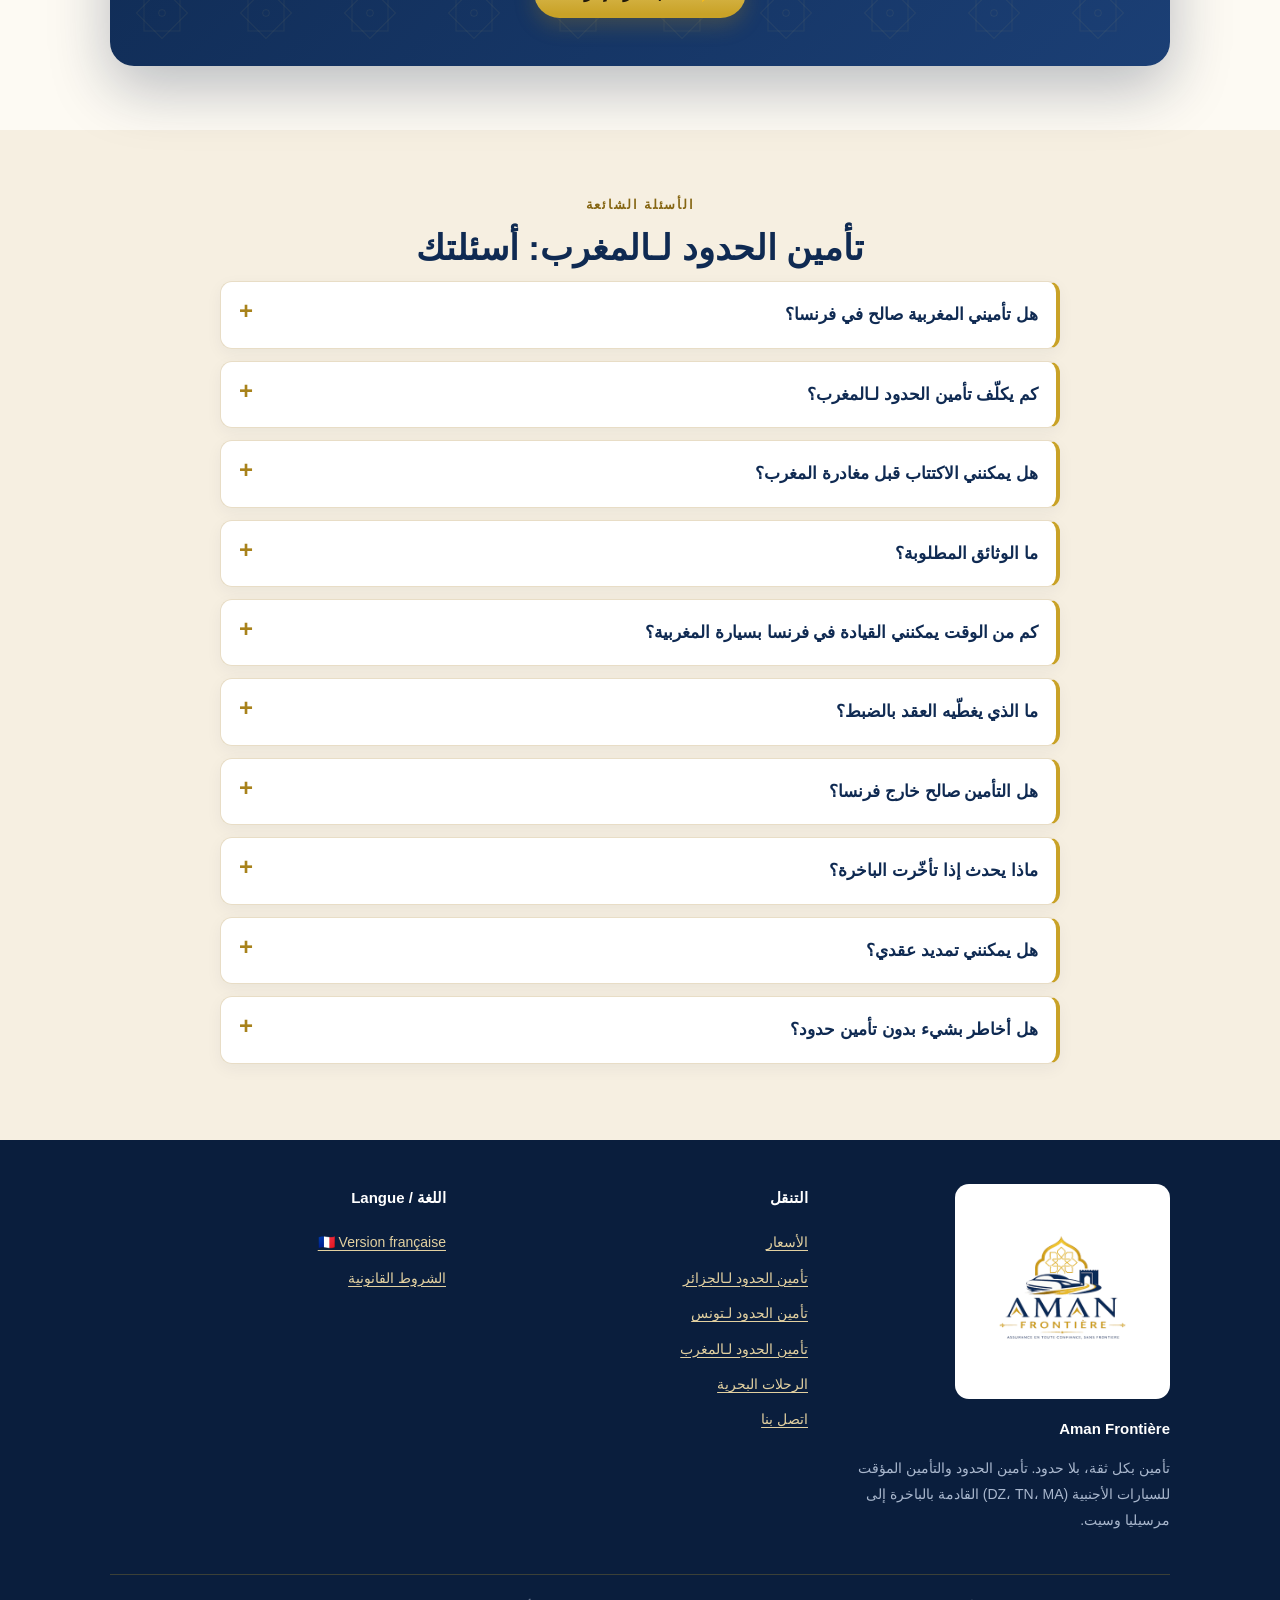
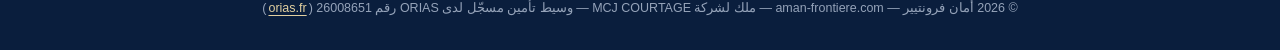
<file: ar/assurance-frontiere-maroc.html>
<!DOCTYPE html>
<html lang="ar" dir="rtl" prefix="og: http://ogp.me/ns#">
<head>
	<meta charset="utf-8" />
	<title>تأمين الحدود لـالمغرب ابتداءً من 140 € | أمان فرونتيير</title>
	<meta name="viewport" content="width=device-width, initial-scale=1" />
	<meta name="description" content="تأمين الحدود لـالمغرب: سيارتك المغربية في فرنسا ابتداءً من 140 € لمدة 30 يوماً، أي 4,67 € في اليوم. شهادة فورية عبر البريد الإلكتروني، فرنسا وأوروبا." />
	<meta name="theme-color" content="#0f2a52" />
	<meta property="og:locale" content="ar_AR" />
	<meta property="og:type" content="website" />
	<meta property="og:url" content="https://aman-frontiere.com/ar/assurance-frontiere-maroc.html" />
	<meta property="og:title" content="تأمين الحدود لـالمغرب — سيارتك المغربية في فرنسا ابتداءً من 140 €" />
	<meta property="og:site_name" content="Aman Frontière" />
	<meta property="og:description" content="تأمين الحدود لـالمغرب: سيارتك المغربية في فرنسا ابتداءً من 140 € لمدة 30 يوماً، أي 4,67 € في اليوم. شهادة فورية عبر البريد الإلكتروني، فرنسا وأوروبا." />
	<meta property="og:image" content="https://aman-frontiere.com/images/aman-logo.png" />
	<link rel="canonical" href="https://aman-frontiere.com/ar/assurance-frontiere-maroc.html" />
	<link rel="alternate" hreflang="fr" href="https://aman-frontiere.com/assurance-frontiere-maroc.html" />
	<link rel="alternate" hreflang="ar" href="https://aman-frontiere.com/ar/assurance-frontiere-maroc.html" />
	<link rel="alternate" hreflang="x-default" href="https://aman-frontiere.com/assurance-frontiere-maroc.html" />
	<link rel="icon" href="/favicon.svg" type="image/svg+xml" sizes="any" />
	<link rel="apple-touch-icon" href="/favicon.svg" />
	<link rel="stylesheet" href="../assets/aman.css?v=20260730" />
	<script type="application/ld+json">{
 "@context": "https://schema.org",
 "@type": "BreadcrumbList",
 "itemListElement": [
  {
   "@type": "ListItem",
   "position": 1,
   "name": "الرئيسية",
   "item": "https://aman-frontiere.com/ar/"
  },
  {
   "@type": "ListItem",
   "position": 2,
   "name": "تأمين الحدود لـالمغرب",
   "item": "https://aman-frontiere.com/ar/assurance-frontiere-maroc.html"
  }
 ]
}</script>
	<script type="application/ld+json">{
 "@context": "https://schema.org",
 "@type": "FAQPage",
 "mainEntity": [
  {
   "@type": "Question",
   "name": "هل تأميني المغربية صالح في فرنسا؟",
   "acceptedAnswer": {
    "@type": "Answer",
    "text": "فقط إذا كان عقدك ينصّ على بطاقة خضراء — شهادة التأمين الدولية — صالحة صراحةً لفرنسا. أغلب العقود المبرمة في البلد لا تنصّ عليها. تحقّق قبل السفر: بدونها تحتاج إلى تأمين حدود."
   }
  },
  {
   "@type": "Question",
   "name": "كم يكلّف تأمين الحدود لـالمغرب؟",
   "acceptedAnswer": {
    "@type": "Answer",
    "text": "ابتداءً من 140 € لمدة 30 يوماً، أي 4,67 € في اليوم، و340 € لمدة 90 يوماً، أي 3,78 € في اليوم، لسيارة حتى 30 حصاناً. و150 € و370 € لما فوق 30 حصاناً. أسعار شاملة الضرائب، بدون رسوم ملف."
   }
  },
  {
   "@type": "Question",
   "name": "هل يمكنني الاكتتاب قبل مغادرة المغرب؟",
   "acceptedAnswer": {
    "@type": "Answer",
    "text": "نعم، وهذا ما ننصح به. تختار تاريخ بدء السريان عند الاكتتاب: اجعله يبدأ يوم نزولك."
   }
  },
  {
   "@type": "Question",
   "name": "ما الوثائق المطلوبة؟",
   "acceptedAnswer": {
    "@type": "Answer",
    "text": "البطاقة الرمادية للسيارة المغربية، ووثيقة هوية السائق، ورخصة قيادته. لا شيء آخر."
   }
  },
  {
   "@type": "Question",
   "name": "كم من الوقت يمكنني القيادة في فرنسا بسيارة المغربية؟",
   "acceptedAnswer": {
    "@type": "Answer",
    "text": "حتى 6 أشهر دون الحاجة إلى تسجيلها في فرنسا، شرط أن تكون مؤمّنة طوال مدة الإقامة."
   }
  },
  {
   "@type": "Question",
   "name": "ما الذي يغطّيه العقد بالضبط؟",
   "acceptedAnswer": {
    "@type": "Answer",
    "text": "المسؤولية المدنية، أي الأضرار التي تلحقها بالغير، مع تغطية الأضرار الجسدية بدون سقف. يضاف إليها الدفاع الجزائي والطعون إثر حادث سير، حتى 10 000 € عن كل نزاع. العقد لا يغطّي الأضرار التي تلحق سيارتك أنت."
   }
  },
  {
   "@type": "Question",
   "name": "هل التأمين صالح خارج فرنسا؟",
   "acceptedAnswer": {
    "@type": "Answer",
    "text": "نعم، العقد صالح في فرنسا وفي دول المنطقة الاقتصادية الأوروبية المذكورة في الشهادة."
   }
  },
  {
   "@type": "Question",
   "name": "ماذا يحدث إذا تأخّرت الباخرة؟",
   "acceptedAnswer": {
    "@type": "Answer",
    "text": "يبدأ عقدك في التاريخ الذي اخترته، لا في ساعة وصول السفينة. في حال تأخّر كبير، اتصل بنا قبل النزول لتأجيل تاريخ السريان."
   }
  },
  {
   "@type": "Question",
   "name": "هل يمكنني تمديد عقدي؟",
   "acceptedAnswer": {
    "@type": "Answer",
    "text": "إذا طالت إقامتك، اتصل بنا قبل انتهاء المدة. من الأفضل الاستباق: القيادة ولو يوماً واحداً بدون تأمين تعرّضك لغرامة ولحجز السيارة."
   }
  },
  {
   "@type": "Question",
   "name": "هل أخاطر بشيء بدون تأمين حدود؟",
   "acceptedAnswer": {
    "@type": "Answer",
    "text": "نعم. لن تتمكّن من الخروج من الميناء، والقيادة بدون تأمين في فرنسا جنحة: غرامة جزافية 500 €، تصل إلى 3 750 € أمام المحكمة، مع إمكانية حجز السيارة."
   }
  }
 ]
}</script>
	<script type="text/javascript">
		(function(c,l,a,r,i,t,y){c[a]=c[a]||function(){(c[a].q=c[a].q||[]).push(arguments)};t=l.createElement(r);t.async=1;t.src="https://www.clarity.ms/tag/"+i;y=l.getElementsByTagName(r)[0];y.parentNode.insertBefore(t,y);})(window,document,"clarity","script","x7huufw34g");
	</script>
</head>
<body>
	<header class="site">
		<div class="wrap nav">
			<a class="brand" href="../" aria-label="أمان فرونتيير — الرئيسية">
				<img src="../images/aman-logo-header-320.png"
				     srcset="../images/aman-logo-header-320.png 320w, ../images/aman-logo-header-460.png 460w, ../images/aman-logo-header.png 620w"
				     sizes="(max-width:560px) 175px, (max-width:860px) 206px, 229px"
				     width="620" height="163" fetchpriority="high" decoding="async"
				     alt="أمان فرونتيير" />
			</a>
			<nav class="nav-links">
				<a class="lk" href="../#tarifs">الأسعار</a>
				<a class="lk" href="assurance-frontiere-algerie.html">الجزائر</a>
				<a class="lk" href="assurance-frontiere-tunisie.html">تونس</a>
				<a class="lk" href="traversees.html">الرحلات البحرية</a>
				<a class="lang" href="../assurance-frontiere-maroc.html" lang="fr" hreflang="fr">🇫🇷 Français</a>
				<a class="nav-cta cta-open" href="../#tarifs">اكتتب الآن</a>
			</nav>
		</div>
	</header>

	<main id="contenu">

	<section class="page-head">
		<div class="wrap">
			<p class="crumb"><a href="../">الرئيسية</a> › تأمين الحدود لـالمغرب</p>
			<h1>تأمين الحدود لـالمغرب</h1>
			<p>سيارتك مسجّلة في المغرب وستصل إلى فرنسا؟ يجب أن تكون مؤمّنة فور خروجها من الباخرة. نصدر لك تأمين الحدود <strong>ابتداءً من 140 € لمدة 30 يوماً</strong>، أي 4,67 € في اليوم، مع الشهادة عبر البريد الإلكتروني فور الدفع.</p>
			<p class="head-cta"><button type="button" class="btn btn-or cta-open">⚡ اكتتب تأمين الحدود</button></p>
		</div>
	</section>

	<section>
		<div class="wrap wrap-txt">
			<div class="eyebrow">التعريف</div>
			<h2 class="sec">ما هو تأمين الحدود لـالمغرب؟</h2>
			<p class="txt">تأمين الحدود — ويسمّى أيضاً التأمين المؤقت للحدود أو تأمين السيارة عند الحدود — عقد تأمين سيارات قصير المدة مخصّص للمركبات المسجّلة خارج المنطقة الاقتصادية الأوروبية. بالنسبة لسيارة المغربية، هو العقد الذي يتيح لك التنقّل بشكل قانوني في فرنسا فور نزولك.</p>
			<p class="txt">يغطّي <strong>المسؤولية المدنية</strong>، أي الأضرار التي قد تلحقها بالغير. وهي الضمانة التي يفرضها القانون الفرنسي على كل مركبة برية ذات محرّك تسير على أراضيه (المادة L.211-1 من قانون التأمينات).</p>
		</div>
	</section>

	<section class="sec-creme">
		<div class="wrap wrap-txt">
			<div class="eyebrow">لماذا هو إلزامي</div>
			<h2 class="sec">هل يكفي تأمينك المغربية في فرنسا؟</h2>
			<p class="txt">السيارة المسجّلة في المغرب ليست مغطّاة في فرنسا إلا إذا كانت لديها بطاقة خضراء — شهادة التأمين الدولية — صالحة صراحةً لفرنسا. وعملياً، أغلب العقود المبرمة في البلد لا تنصّ عليها، فيجد السائق نفسه بلا تغطية فور النزول.</p>
			<p class="txt">تحقّق من عقدك قبل السفر: إن لم تكن فرنسا مذكورة فيه، أو لم تكن لديك بطاقة خضراء سارية، فتأمين الحدود هو الحل. وهذا بالضبط ما تتحقّق منه شرطة الحدود والجمارك عند الخروج من الباخرة في سيت.</p>
			<p class="txt">بدون شهادة صالحة لا يمكنك أخذ الطريق: تبقى السيارة محجوزة. كما أن القيادة بدون تأمين في فرنسا جنحة يعاقب عليها بغرامة جزافية قدرها 500 € قد ترتفع إلى 3 750 € أمام المحكمة.</p>
		</div>
	</section>

	<section id="tarifs">
		<div class="wrap wrap-txt">
			<div class="eyebrow">أسعارنا</div>
			<h2 class="sec">سعر تأمين الحدود لـالمغرب</h2>
			<p class="sec-intro">أسعارنا ثابتة وشاملة، بدون رسوم ملف. تتوقّف فقط على قوة السيارة والمدة.</p>
			<div class="tt-wrap" role="region" tabindex="0" aria-label="سعر تأمين الحدود لـالمغرب">
				<table class="tt tt-prix">
					<thead><tr><th scope="col">السيارة</th><th scope="col">المدة</th><th scope="col">السعر شامل الضرائب</th><th scope="col">أي في اليوم</th></tr></thead>
					<tbody><tr><th scope="row">حتى 30 حصاناً</th><td>30 يوماً</td><td class="p">140 €</td><td>4,67 €</td></tr><tr><th scope="row">حتى 30 حصاناً</th><td>90 يوماً</td><td class="p">340 €</td><td>3,78 €</td></tr><tr><th scope="row">أكثر من 30 حصاناً</th><td>30 يوماً</td><td class="p">150 €</td><td>5,00 €</td></tr><tr><th scope="row">أكثر من 30 حصاناً</th><td>90 يوماً</td><td class="p">370 €</td><td>4,11 €</td></tr></tbody>
				</table>
			</div>
			<p class="txt">للمقارنة، الأسعار المرصودة بتاريخ 19/08/2026 لدى أربعة وسطاء متخصصين تراوحت بين 158 € و175 € لمدة 30 يوماً، أي من 5,27 € إلى 5,83 € في اليوم. <a href="../#tarifs">شاهد المقارنة التفصيلية ›</a></p>
		</div>
	</section>

	<section class="sec-creme">
		<div class="wrap">
			<div class="eyebrow">ضماناتك</div>
			<h2 class="sec">ما الذي يغطّيه العقد</h2>
			<div class="grid">
				<div class="card"><h3>المسؤولية المدنية</h3><p>الأضرار الجسدية والمادية التي تلحقها بالغير، طوال مدة العقد. الأضرار الجسدية مغطّاة بدون سقف.</p></div>
				<div class="card"><h3>الدفاع الجزائي والطعون</h3><p>إذا تمت ملاحقتك إثر حادث سير، أو إذا احتجت إلى الحصول على تعويض من طرف ثالث مسؤول: استشارة قانونية، مصاريف وأتعاب المحامي، الخبرات. حتى 10 000 € عن كل نزاع.</p></div>
				<div class="card"><h3>شهادة فورية</h3><p>الوثيقة التي تُقدَّم عند المراقبة تصلك عبر البريد الإلكتروني فور تأكيد الدفع. يمكنك طباعتها أو عرضها على هاتفك.</p></div>
			</div>
			<p class="dr-note"><i aria-hidden="true">ⓘ</i><span>ضمان الدفاع والطعون يقتصر على النزاعات المرتبطة بحادث سير. العقد يغطّي المسؤولية المدنية: فهو لا يتكفّل بالأضرار التي تلحق سيارتك أنت.</span></p>
		</div>
	</section>

	<section>
		<div class="wrap wrap-txt">
			<div class="eyebrow">المدد</div>
			<h2 class="sec">30 أو 90 يوماً، حسب اختيارك</h2>
			<p class="txt">هناك مدّتان متاحتان. <strong>30 يوماً</strong> تناسب إقامات الصيف والعطل العائلية. <strong>90 يوماً</strong> تغطّي إقامة طويلة دون تجديد، وتكلّف أقل بكثير في اليوم: 3,78 € مقابل 4,67 €.</p>
			<p class="txt">أنت من يختار تاريخ وساعة بدء السريان عند الاكتتاب. يمكنك إذن الاكتتاب قبل الإبحار وجعل العقد يبدأ يوم وصولك: هذا ما ننصح به.</p>
			<p class="txt">للعلم: يمكن لسيارة مسجّلة في المغرب أن تسير في فرنسا حتى 6 أشهر دون تسجيل فرنسي، شرط أن تكون مؤمّنة طوال مدة الإقامة.</p>
		</div>
	</section>

	<section class="sec-creme">
		<div class="wrap wrap-txt">
			<div class="eyebrow">عند الوصول</div>
			<h2 class="sec">تأمين الحدود لـالمغرب في سيت</h2>
			<p class="txt">الرحلات القادمة من الناظور، طنجة المتوسط تصل إلى سيت. والإجراء واحد في كل ميناء: عند الخروج من السفينة، تتحقّق المراقبة من البطاقة الرمادية وهوية السائق وشهادة التأمين.</p>
			<p class="txt">لا شيء يلزمك بالاكتتاب في عين المكان: شهادة حصلت عليها عبر الإنترنت في اليوم السابق، أو من المغرب، لها القيمة نفسها تماماً. الاكتتاب المسبق يجنّبك الطابور وضغط اللحظة.</p>
			<p class="txt">وهو أيضاً الوسيلة الوحيدة للتأكّد من السعر: أسعارنا ثابتة ومعلنة، مهما كان الميناء ومهما كان الموسم.</p>
			<p class="txt">الشركات التي تشغّل هذه الخطوط هي GNV وBaleària. <a href="traversees.html">اطّلع على مواعيد الرحلات ›</a></p>
		</div>
	</section>

	<section>
		<div class="wrap wrap-txt">
			<div class="eyebrow">لا تخلط</div>
			<h2 class="sec">تأمين الحدود أم التأمين المؤقت؟</h2>
			<p class="txt">كثيراً ما تُستعمل العبارتان إحداهما مكان الأخرى. <strong>التأمين المؤقت</strong> الكلاسيكي عقد قصير لسيارة مسجّلة أصلاً في المنطقة الاقتصادية الأوروبية: إعارة سيارة، تجربة، أو نقل.</p>
			<p class="txt">أما <strong>تأمين الحدود</strong>، الذي يسمّى أحياناً التأمين المؤقت لسيارات المغرب، فيخصّ المركبات المسجّلة خارج هذه المنطقة. وهو العقد الذي تحتاجه إذا كانت لوحتك المغربية.</p>
			<p class="txt">وهناك حالة قريبة: السيارة المشتراة في أوروبا بغرض التصدير، والتي تسير بلوحة مؤقتة WW. وهي بدورها تندرج تحت تأمين الحدود. في حال الشك، اتصل بنا قبل الاكتتاب.</p>
		</div>
	</section>

	<section class="sec-creme">
		<div class="wrap wrap-txt">
			<div class="eyebrow">الوثائق</div>
			<h2 class="sec">ما ينبغي تحضيره</h2>
			<ul class="liste"><li>البطاقة الرمادية للسيارة المغربية</li><li>وثيقة هوية السائق</li><li>رخصة قيادة السائق</li></ul>
			<p class="txt">لا شيء آخر. لا إثبات سكن في فرنسا، ولا كشف معلومات من مؤمّنك الأصلي.</p>
		</div>
	</section>

	<section>
		<div class="wrap">
			<div class="eyebrow">الاكتتاب</div>
			<h2 class="sec">كيف تكتتب في بضع دقائق</h2>
			<div class="steps">
				<div class="step"><div class="num">1</div><h3>تملأ الاستمارة</h3><p>معلومات السيارة والسائق، والمدة وتاريخ البدء الذي تريده.</p></div>
				<div class="step"><div class="num">2</div><h3>تدفع عبر الإنترنت</h3><p>دفع آمن. السعر المعروض هو السعر النهائي، بدون رسوم مضافة.</p></div>
				<div class="step"><div class="num">3</div><h3>تستلم شهادتك</h3><p>عبر البريد الإلكتروني، فوراً. وهي صالحة ابتداءً من تاريخ السريان الذي اخترته.</p></div>
			</div>
			<p class="sec-intro" style="margin-top:26px;margin-bottom:0">الاكتتاب يتم عبر الإنترنت فقط، وليس عبر الهاتف أبداً. مستشارونا متاحون من الاثنين إلى الجمعة من 9:00 إلى 18:00 إن واجهت صعوبة.</p>
		</div>
	</section>

	<section id="souscrire">
		<div class="wrap">
			<div class="cta-band">
				<div class="orn"><span>✦</span></div>
				<h2>سيارتك المغربية، مؤمَّنة في بضع دقائق</h2>
				<p>شهادة فورية عبر البريد الإلكتروني، 30 أو 90 يوماً، ابتداءً من 140 €.</p>
				<div class="hero-cta">
					<button type="button" class="btn btn-or cta-open">⚡ اكتتب عبر الإنترنت</button>
				</div>
			</div>
		</div>
	</section>

	<section class="sec-creme" id="faq">
		<div class="wrap" style="max-width:880px">
			<div class="eyebrow">الأسئلة الشائعة</div>
			<h2 class="sec">تأمين الحدود لـالمغرب: أسئلتك</h2>
			<details><summary>هل تأميني المغربية صالح في فرنسا؟</summary><div class="faq-a">فقط إذا كان عقدك ينصّ على بطاقة خضراء — شهادة التأمين الدولية — صالحة صراحةً لفرنسا. أغلب العقود المبرمة في البلد لا تنصّ عليها. تحقّق قبل السفر: بدونها تحتاج إلى تأمين حدود.</div></details>
			<details><summary>كم يكلّف تأمين الحدود لـالمغرب؟</summary><div class="faq-a">ابتداءً من 140 € لمدة 30 يوماً، أي 4,67 € في اليوم، و340 € لمدة 90 يوماً، أي 3,78 € في اليوم، لسيارة حتى 30 حصاناً. و150 € و370 € لما فوق 30 حصاناً. أسعار شاملة الضرائب، بدون رسوم ملف.</div></details>
			<details><summary>هل يمكنني الاكتتاب قبل مغادرة المغرب؟</summary><div class="faq-a">نعم، وهذا ما ننصح به. تختار تاريخ بدء السريان عند الاكتتاب: اجعله يبدأ يوم نزولك.</div></details>
			<details><summary>ما الوثائق المطلوبة؟</summary><div class="faq-a">البطاقة الرمادية للسيارة المغربية، ووثيقة هوية السائق، ورخصة قيادته. لا شيء آخر.</div></details>
			<details><summary>كم من الوقت يمكنني القيادة في فرنسا بسيارة المغربية؟</summary><div class="faq-a">حتى 6 أشهر دون الحاجة إلى تسجيلها في فرنسا، شرط أن تكون مؤمّنة طوال مدة الإقامة.</div></details>
			<details><summary>ما الذي يغطّيه العقد بالضبط؟</summary><div class="faq-a">المسؤولية المدنية، أي الأضرار التي تلحقها بالغير، مع تغطية الأضرار الجسدية بدون سقف. يضاف إليها الدفاع الجزائي والطعون إثر حادث سير، حتى 10 000 € عن كل نزاع. العقد لا يغطّي الأضرار التي تلحق سيارتك أنت.</div></details>
			<details><summary>هل التأمين صالح خارج فرنسا؟</summary><div class="faq-a">نعم، العقد صالح في فرنسا وفي دول المنطقة الاقتصادية الأوروبية المذكورة في الشهادة.</div></details>
			<details><summary>ماذا يحدث إذا تأخّرت الباخرة؟</summary><div class="faq-a">يبدأ عقدك في التاريخ الذي اخترته، لا في ساعة وصول السفينة. في حال تأخّر كبير، اتصل بنا قبل النزول لتأجيل تاريخ السريان.</div></details>
			<details><summary>هل يمكنني تمديد عقدي؟</summary><div class="faq-a">إذا طالت إقامتك، اتصل بنا قبل انتهاء المدة. من الأفضل الاستباق: القيادة ولو يوماً واحداً بدون تأمين تعرّضك لغرامة ولحجز السيارة.</div></details>
			<details><summary>هل أخاطر بشيء بدون تأمين حدود؟</summary><div class="faq-a">نعم. لن تتمكّن من الخروج من الميناء، والقيادة بدون تأمين في فرنسا جنحة: غرامة جزافية 500 €، تصل إلى 3 750 € أمام المحكمة، مع إمكانية حجز السيارة.</div></details>
		</div>
	</section>

	</main>

	<footer class="site">
		<div class="wrap">
			<div class="cols">
				<div>
					<img class="foot-logo" src="../images/aman-logo.png" width="420" height="420" alt="أمان فرونتيير" onerror="this.style.display='none'" />
					<h3>Aman Frontière</h3>
					<p>تأمين بكل ثقة، بلا حدود. تأمين الحدود والتأمين المؤقت للسيارات الأجنبية (DZ، TN، MA) القادمة بالباخرة إلى مرسيليا وسيت.</p>
				</div>
				<div>
					<h3>التنقل</h3>
					<p><a href="../#tarifs">الأسعار</a><br /><a href="assurance-frontiere-algerie.html">تأمين الحدود لـالجزائر</a><br /><a href="assurance-frontiere-tunisie.html">تأمين الحدود لـتونس</a><br /><a href="assurance-frontiere-maroc.html">تأمين الحدود لـالمغرب</a><br /><a href="traversees.html">الرحلات البحرية</a><br /><a href="../#contact">اتصل بنا</a></p>
				</div>
				<div>
					<h3>اللغة / Langue</h3>
					<p><a href="../assurance-frontiere-maroc.html" lang="fr" hreflang="fr">🇫🇷 Version française</a><br /><a href="../mentions-legales.html">الشروط القانونية</a></p>
				</div>
			</div>
			<div class="legal">© <span id="y"></span> أمان فرونتيير — aman-frontiere.com — ملك لشركة MCJ COURTAGE — وسيط تأمين مسجّل لدى ORIAS رقم 26008651 (<a href="https://www.orias.fr" target="_blank" rel="noopener">orias.fr</a>)</div>
		</div>
	</footer>

	<div id="modal-souscription" class="modal-overlay" aria-hidden="true">
		<div class="modal-content" role="dialog" aria-modal="true" aria-label="الاكتتاب عبر الإنترنت">
			<div class="modal-header"><button type="button" id="btn-fermer-modal" aria-label="إغلاق النافذة">&times;</button></div>
			<div class="modal-body">
				<iframe id="jl-tarificateur" src="https://www.jlassure.com/sousfiche/assure_tempo_rapide_mb.php?cat=&amp;&amp;tip=09.70.71.01.78&amp;&amp;id=800&amp;&amp;cd=7KAW433&amp;&amp;adrsite=https://www.assurancetemporaireauto.com" title="الاكتتاب عبر الإنترنت" loading="lazy" referrerpolicy="no-referrer-when-downgrade"></iframe>
			</div>
		</div>
	</div>

	<script>
	document.getElementById('y').textContent = new Date().getFullYear();
	(function(){
		var modal=document.getElementById('modal-souscription');
		var closeBtn=document.getElementById('btn-fermer-modal');
		function open(){modal.classList.add('show');modal.setAttribute('aria-hidden','false');document.body.classList.add('no-scroll');}
		function close(){modal.classList.remove('show');modal.setAttribute('aria-hidden','true');document.body.classList.remove('no-scroll');}
		document.querySelectorAll('.cta-open').forEach(function(b){b.addEventListener('click',function(e){e.preventDefault();open();});});
		if(closeBtn)closeBtn.addEventListener('click',close);
		modal.addEventListener('click',function(e){if(e.target===modal)close();});
		document.addEventListener('keydown',function(e){if(e.key==='Escape')close();});
	})();
	</script>
</body>
</html>
</file>
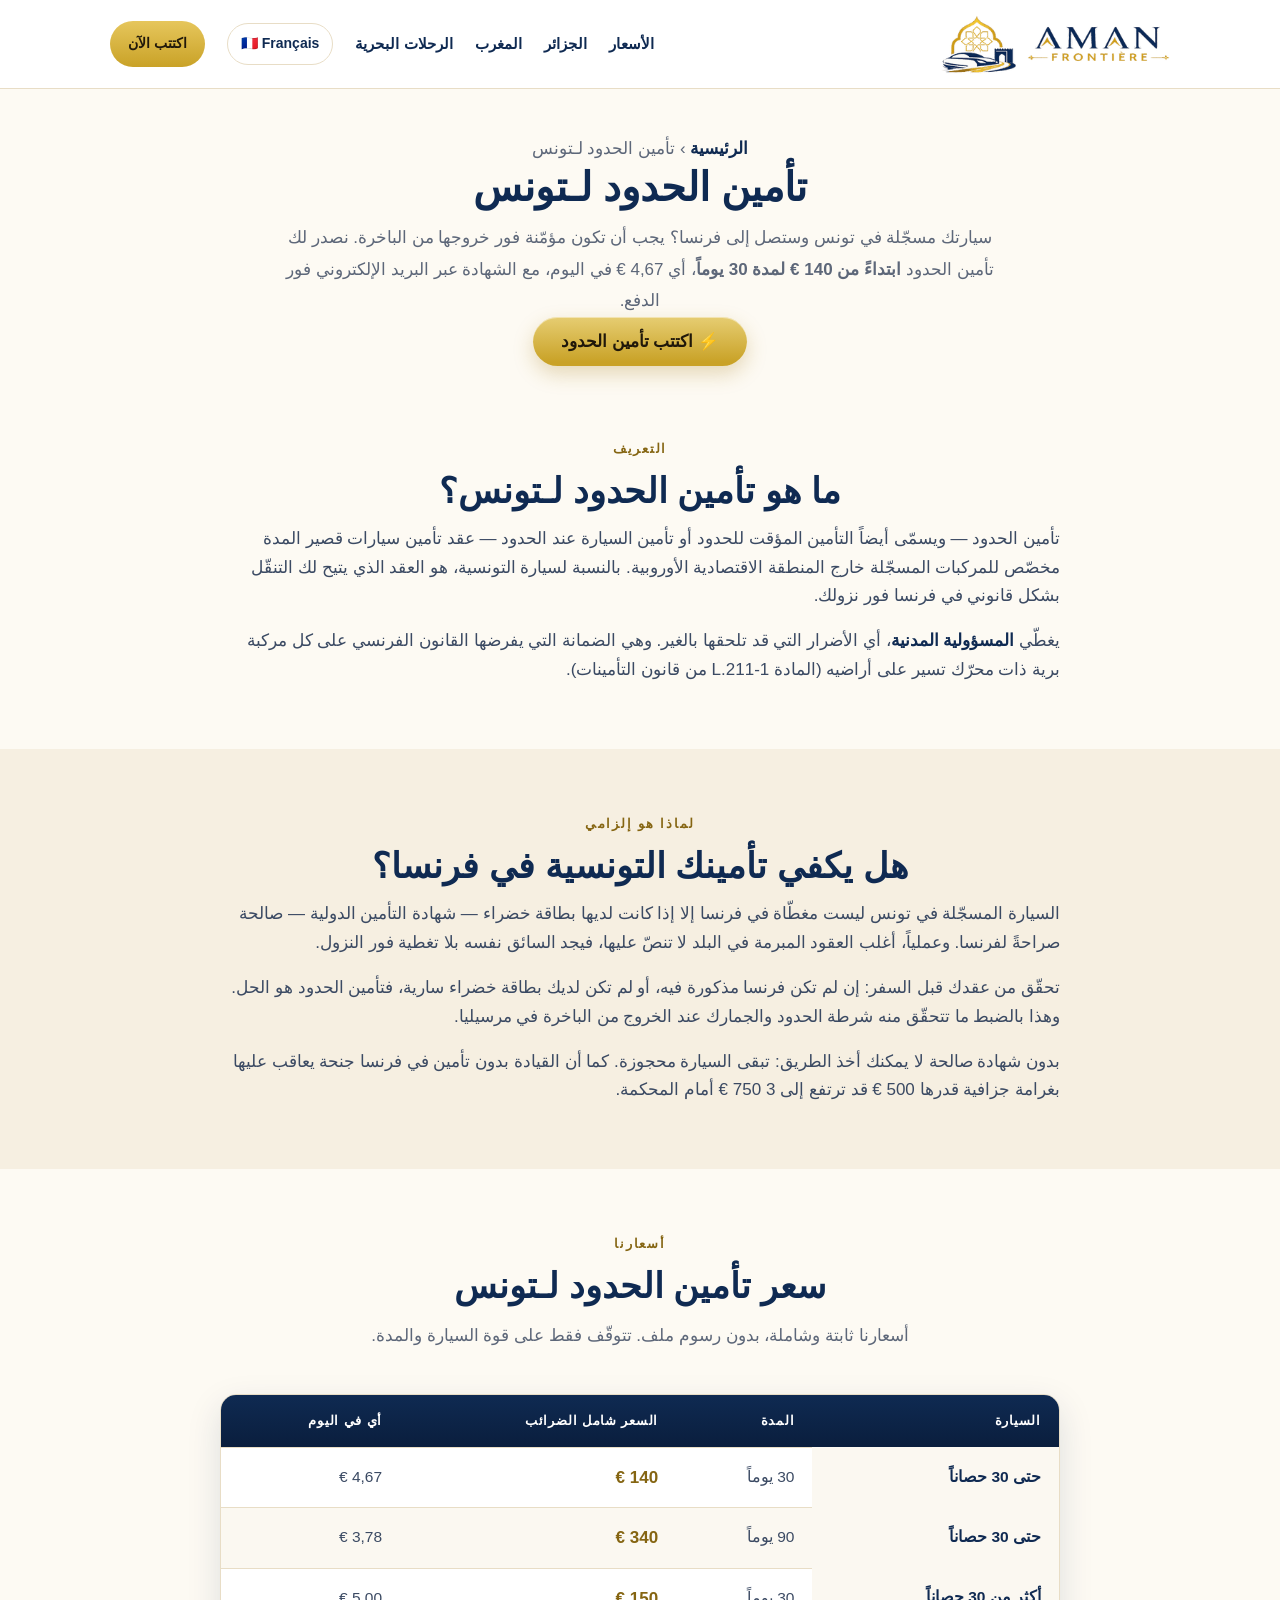
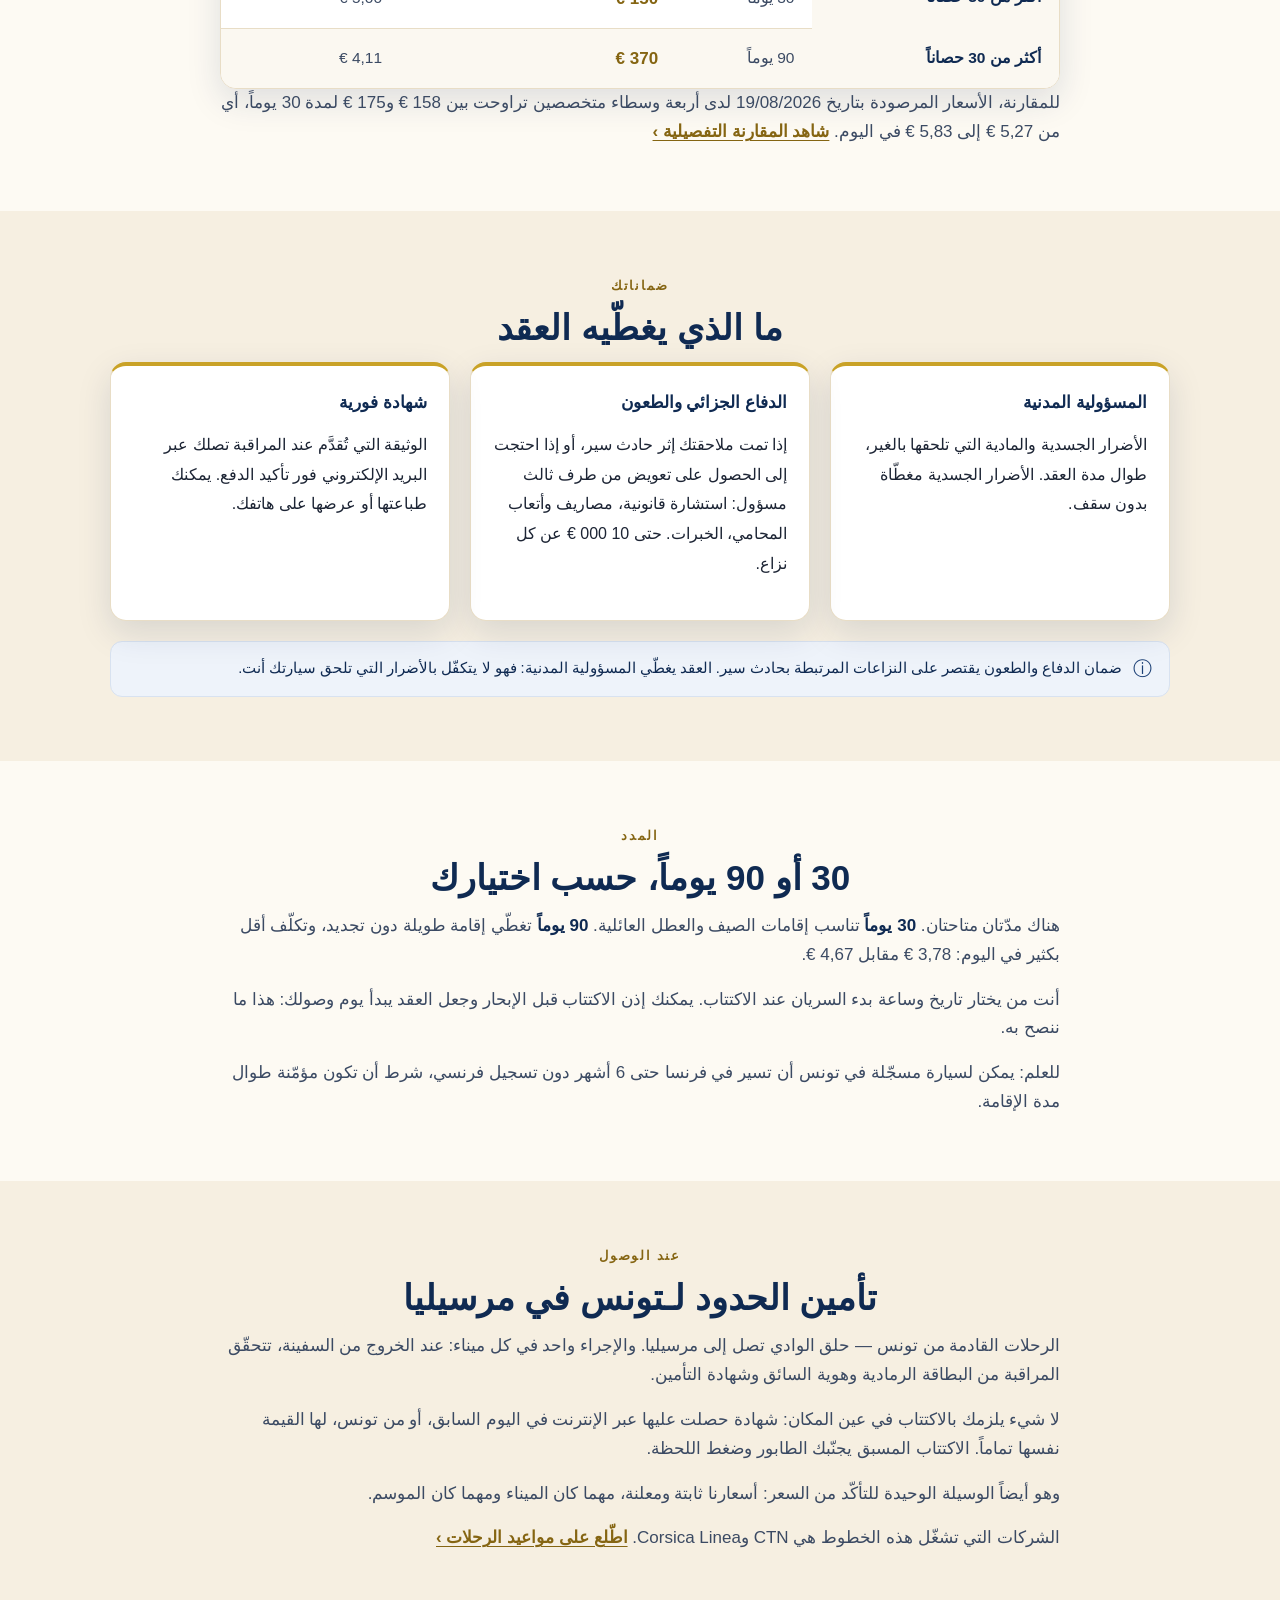
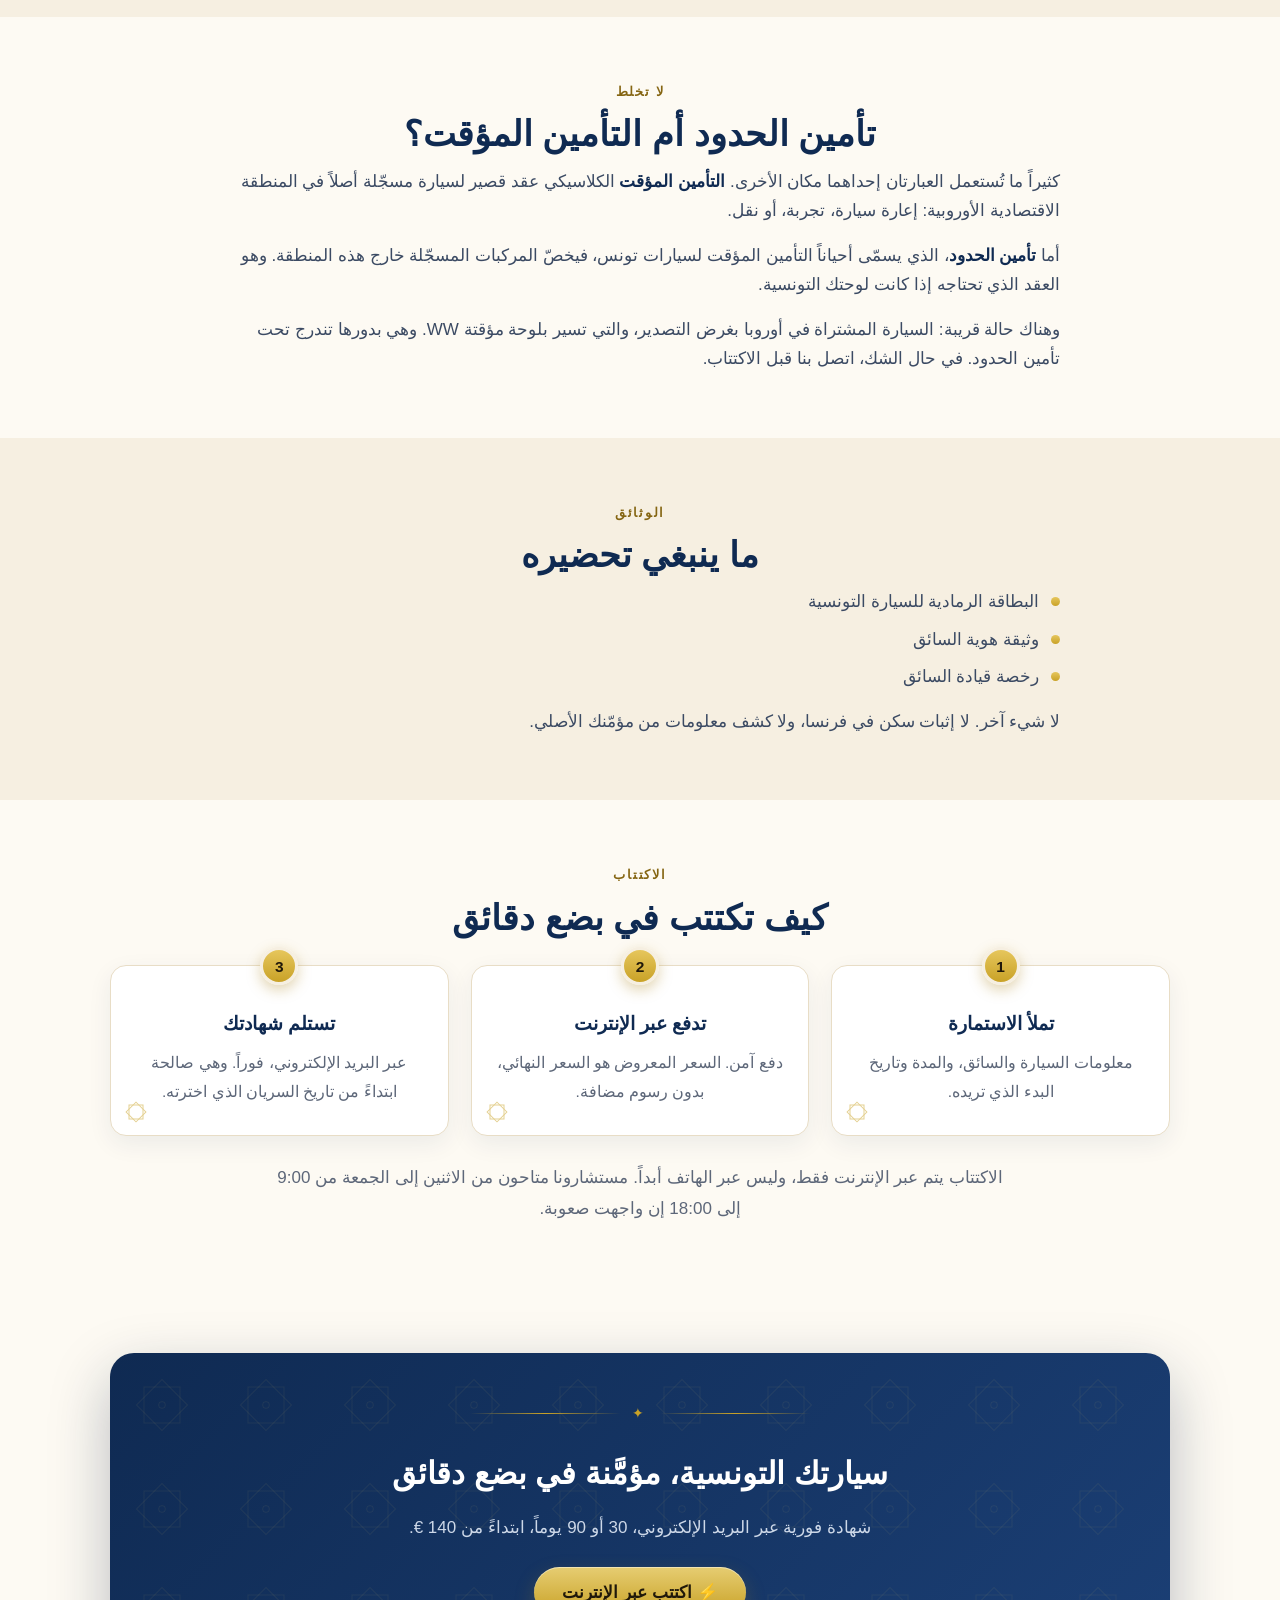
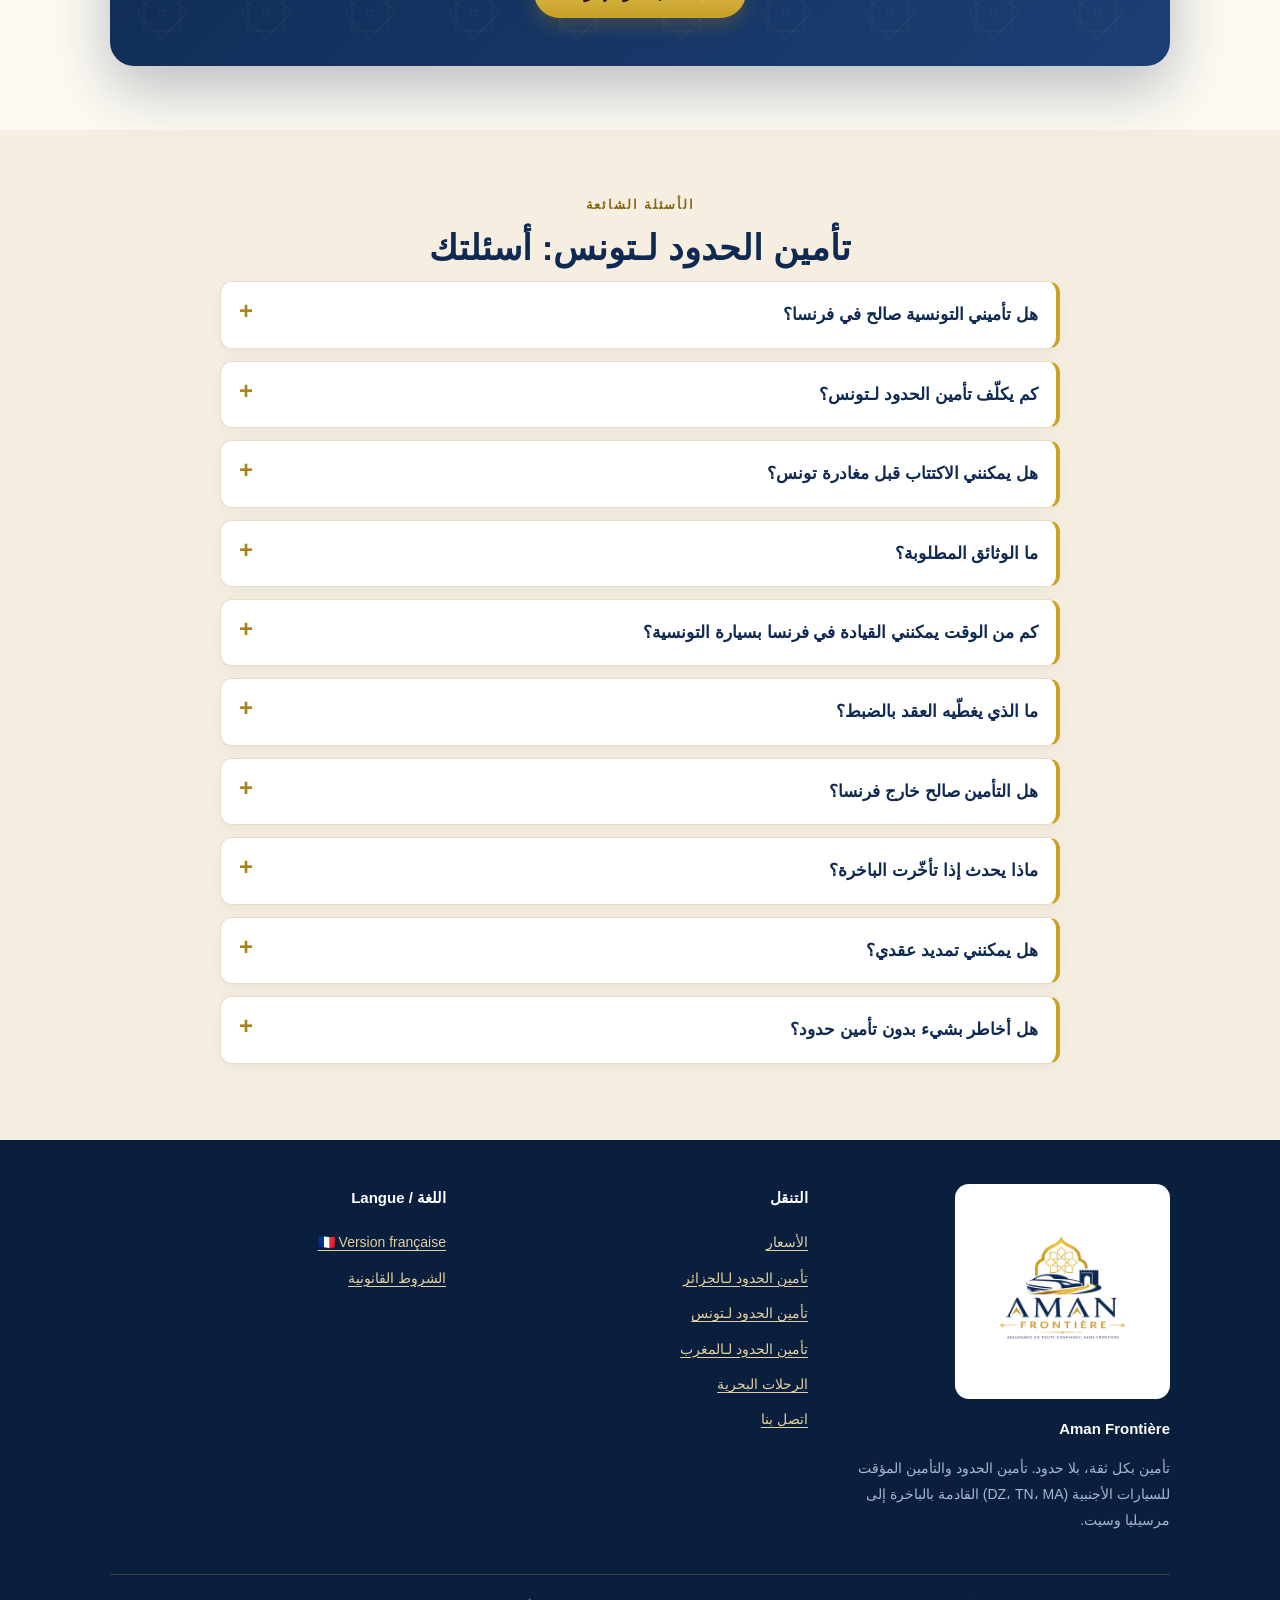
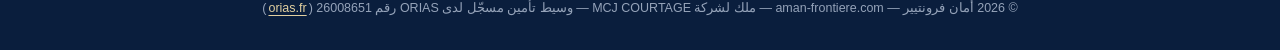
<file: ar/assurance-frontiere-tunisie.html>
<!DOCTYPE html>
<html lang="ar" dir="rtl" prefix="og: http://ogp.me/ns#">
<head>
	<meta charset="utf-8" />
	<title>تأمين الحدود لـتونس ابتداءً من 140 € | أمان فرونتيير</title>
	<meta name="viewport" content="width=device-width, initial-scale=1" />
	<meta name="description" content="تأمين الحدود لـتونس: سيارتك التونسية في فرنسا ابتداءً من 140 € لمدة 30 يوماً، أي 4,67 € في اليوم. شهادة فورية عبر البريد الإلكتروني، فرنسا وأوروبا." />
	<meta name="theme-color" content="#0f2a52" />
	<meta property="og:locale" content="ar_AR" />
	<meta property="og:type" content="website" />
	<meta property="og:url" content="https://aman-frontiere.com/ar/assurance-frontiere-tunisie.html" />
	<meta property="og:title" content="تأمين الحدود لـتونس — سيارتك التونسية في فرنسا ابتداءً من 140 €" />
	<meta property="og:site_name" content="Aman Frontière" />
	<meta property="og:description" content="تأمين الحدود لـتونس: سيارتك التونسية في فرنسا ابتداءً من 140 € لمدة 30 يوماً، أي 4,67 € في اليوم. شهادة فورية عبر البريد الإلكتروني، فرنسا وأوروبا." />
	<meta property="og:image" content="https://aman-frontiere.com/images/aman-logo.png" />
	<link rel="canonical" href="https://aman-frontiere.com/ar/assurance-frontiere-tunisie.html" />
	<link rel="alternate" hreflang="fr" href="https://aman-frontiere.com/assurance-frontiere-tunisie.html" />
	<link rel="alternate" hreflang="ar" href="https://aman-frontiere.com/ar/assurance-frontiere-tunisie.html" />
	<link rel="alternate" hreflang="x-default" href="https://aman-frontiere.com/assurance-frontiere-tunisie.html" />
	<link rel="icon" href="/favicon.svg" type="image/svg+xml" sizes="any" />
	<link rel="apple-touch-icon" href="/favicon.svg" />
	<link rel="stylesheet" href="../assets/aman.css?v=20260730" />
	<script type="application/ld+json">{
 "@context": "https://schema.org",
 "@type": "BreadcrumbList",
 "itemListElement": [
  {
   "@type": "ListItem",
   "position": 1,
   "name": "الرئيسية",
   "item": "https://aman-frontiere.com/ar/"
  },
  {
   "@type": "ListItem",
   "position": 2,
   "name": "تأمين الحدود لـتونس",
   "item": "https://aman-frontiere.com/ar/assurance-frontiere-tunisie.html"
  }
 ]
}</script>
	<script type="application/ld+json">{
 "@context": "https://schema.org",
 "@type": "FAQPage",
 "mainEntity": [
  {
   "@type": "Question",
   "name": "هل تأميني التونسية صالح في فرنسا؟",
   "acceptedAnswer": {
    "@type": "Answer",
    "text": "فقط إذا كان عقدك ينصّ على بطاقة خضراء — شهادة التأمين الدولية — صالحة صراحةً لفرنسا. أغلب العقود المبرمة في البلد لا تنصّ عليها. تحقّق قبل السفر: بدونها تحتاج إلى تأمين حدود."
   }
  },
  {
   "@type": "Question",
   "name": "كم يكلّف تأمين الحدود لـتونس؟",
   "acceptedAnswer": {
    "@type": "Answer",
    "text": "ابتداءً من 140 € لمدة 30 يوماً، أي 4,67 € في اليوم، و340 € لمدة 90 يوماً، أي 3,78 € في اليوم، لسيارة حتى 30 حصاناً. و150 € و370 € لما فوق 30 حصاناً. أسعار شاملة الضرائب، بدون رسوم ملف."
   }
  },
  {
   "@type": "Question",
   "name": "هل يمكنني الاكتتاب قبل مغادرة تونس؟",
   "acceptedAnswer": {
    "@type": "Answer",
    "text": "نعم، وهذا ما ننصح به. تختار تاريخ بدء السريان عند الاكتتاب: اجعله يبدأ يوم نزولك."
   }
  },
  {
   "@type": "Question",
   "name": "ما الوثائق المطلوبة؟",
   "acceptedAnswer": {
    "@type": "Answer",
    "text": "البطاقة الرمادية للسيارة التونسية، ووثيقة هوية السائق، ورخصة قيادته. لا شيء آخر."
   }
  },
  {
   "@type": "Question",
   "name": "كم من الوقت يمكنني القيادة في فرنسا بسيارة التونسية؟",
   "acceptedAnswer": {
    "@type": "Answer",
    "text": "حتى 6 أشهر دون الحاجة إلى تسجيلها في فرنسا، شرط أن تكون مؤمّنة طوال مدة الإقامة."
   }
  },
  {
   "@type": "Question",
   "name": "ما الذي يغطّيه العقد بالضبط؟",
   "acceptedAnswer": {
    "@type": "Answer",
    "text": "المسؤولية المدنية، أي الأضرار التي تلحقها بالغير، مع تغطية الأضرار الجسدية بدون سقف. يضاف إليها الدفاع الجزائي والطعون إثر حادث سير، حتى 10 000 € عن كل نزاع. العقد لا يغطّي الأضرار التي تلحق سيارتك أنت."
   }
  },
  {
   "@type": "Question",
   "name": "هل التأمين صالح خارج فرنسا؟",
   "acceptedAnswer": {
    "@type": "Answer",
    "text": "نعم، العقد صالح في فرنسا وفي دول المنطقة الاقتصادية الأوروبية المذكورة في الشهادة."
   }
  },
  {
   "@type": "Question",
   "name": "ماذا يحدث إذا تأخّرت الباخرة؟",
   "acceptedAnswer": {
    "@type": "Answer",
    "text": "يبدأ عقدك في التاريخ الذي اخترته، لا في ساعة وصول السفينة. في حال تأخّر كبير، اتصل بنا قبل النزول لتأجيل تاريخ السريان."
   }
  },
  {
   "@type": "Question",
   "name": "هل يمكنني تمديد عقدي؟",
   "acceptedAnswer": {
    "@type": "Answer",
    "text": "إذا طالت إقامتك، اتصل بنا قبل انتهاء المدة. من الأفضل الاستباق: القيادة ولو يوماً واحداً بدون تأمين تعرّضك لغرامة ولحجز السيارة."
   }
  },
  {
   "@type": "Question",
   "name": "هل أخاطر بشيء بدون تأمين حدود؟",
   "acceptedAnswer": {
    "@type": "Answer",
    "text": "نعم. لن تتمكّن من الخروج من الميناء، والقيادة بدون تأمين في فرنسا جنحة: غرامة جزافية 500 €، تصل إلى 3 750 € أمام المحكمة، مع إمكانية حجز السيارة."
   }
  }
 ]
}</script>
	<script type="text/javascript">
		(function(c,l,a,r,i,t,y){c[a]=c[a]||function(){(c[a].q=c[a].q||[]).push(arguments)};t=l.createElement(r);t.async=1;t.src="https://www.clarity.ms/tag/"+i;y=l.getElementsByTagName(r)[0];y.parentNode.insertBefore(t,y);})(window,document,"clarity","script","x7huufw34g");
	</script>
</head>
<body>
	<header class="site">
		<div class="wrap nav">
			<a class="brand" href="../" aria-label="أمان فرونتيير — الرئيسية">
				<img src="../images/aman-logo-header-320.png"
				     srcset="../images/aman-logo-header-320.png 320w, ../images/aman-logo-header-460.png 460w, ../images/aman-logo-header.png 620w"
				     sizes="(max-width:560px) 175px, (max-width:860px) 206px, 229px"
				     width="620" height="163" fetchpriority="high" decoding="async"
				     alt="أمان فرونتيير" />
			</a>
			<nav class="nav-links">
				<a class="lk" href="../#tarifs">الأسعار</a>
				<a class="lk" href="assurance-frontiere-algerie.html">الجزائر</a>
				<a class="lk" href="assurance-frontiere-maroc.html">المغرب</a>
				<a class="lk" href="traversees.html">الرحلات البحرية</a>
				<a class="lang" href="../assurance-frontiere-tunisie.html" lang="fr" hreflang="fr">🇫🇷 Français</a>
				<a class="nav-cta cta-open" href="../#tarifs">اكتتب الآن</a>
			</nav>
		</div>
	</header>

	<main id="contenu">

	<section class="page-head">
		<div class="wrap">
			<p class="crumb"><a href="../">الرئيسية</a> › تأمين الحدود لـتونس</p>
			<h1>تأمين الحدود لـتونس</h1>
			<p>سيارتك مسجّلة في تونس وستصل إلى فرنسا؟ يجب أن تكون مؤمّنة فور خروجها من الباخرة. نصدر لك تأمين الحدود <strong>ابتداءً من 140 € لمدة 30 يوماً</strong>، أي 4,67 € في اليوم، مع الشهادة عبر البريد الإلكتروني فور الدفع.</p>
			<p class="head-cta"><button type="button" class="btn btn-or cta-open">⚡ اكتتب تأمين الحدود</button></p>
		</div>
	</section>

	<section>
		<div class="wrap wrap-txt">
			<div class="eyebrow">التعريف</div>
			<h2 class="sec">ما هو تأمين الحدود لـتونس؟</h2>
			<p class="txt">تأمين الحدود — ويسمّى أيضاً التأمين المؤقت للحدود أو تأمين السيارة عند الحدود — عقد تأمين سيارات قصير المدة مخصّص للمركبات المسجّلة خارج المنطقة الاقتصادية الأوروبية. بالنسبة لسيارة التونسية، هو العقد الذي يتيح لك التنقّل بشكل قانوني في فرنسا فور نزولك.</p>
			<p class="txt">يغطّي <strong>المسؤولية المدنية</strong>، أي الأضرار التي قد تلحقها بالغير. وهي الضمانة التي يفرضها القانون الفرنسي على كل مركبة برية ذات محرّك تسير على أراضيه (المادة L.211-1 من قانون التأمينات).</p>
		</div>
	</section>

	<section class="sec-creme">
		<div class="wrap wrap-txt">
			<div class="eyebrow">لماذا هو إلزامي</div>
			<h2 class="sec">هل يكفي تأمينك التونسية في فرنسا؟</h2>
			<p class="txt">السيارة المسجّلة في تونس ليست مغطّاة في فرنسا إلا إذا كانت لديها بطاقة خضراء — شهادة التأمين الدولية — صالحة صراحةً لفرنسا. وعملياً، أغلب العقود المبرمة في البلد لا تنصّ عليها، فيجد السائق نفسه بلا تغطية فور النزول.</p>
			<p class="txt">تحقّق من عقدك قبل السفر: إن لم تكن فرنسا مذكورة فيه، أو لم تكن لديك بطاقة خضراء سارية، فتأمين الحدود هو الحل. وهذا بالضبط ما تتحقّق منه شرطة الحدود والجمارك عند الخروج من الباخرة في مرسيليا.</p>
			<p class="txt">بدون شهادة صالحة لا يمكنك أخذ الطريق: تبقى السيارة محجوزة. كما أن القيادة بدون تأمين في فرنسا جنحة يعاقب عليها بغرامة جزافية قدرها 500 € قد ترتفع إلى 3 750 € أمام المحكمة.</p>
		</div>
	</section>

	<section id="tarifs">
		<div class="wrap wrap-txt">
			<div class="eyebrow">أسعارنا</div>
			<h2 class="sec">سعر تأمين الحدود لـتونس</h2>
			<p class="sec-intro">أسعارنا ثابتة وشاملة، بدون رسوم ملف. تتوقّف فقط على قوة السيارة والمدة.</p>
			<div class="tt-wrap" role="region" tabindex="0" aria-label="سعر تأمين الحدود لـتونس">
				<table class="tt tt-prix">
					<thead><tr><th scope="col">السيارة</th><th scope="col">المدة</th><th scope="col">السعر شامل الضرائب</th><th scope="col">أي في اليوم</th></tr></thead>
					<tbody><tr><th scope="row">حتى 30 حصاناً</th><td>30 يوماً</td><td class="p">140 €</td><td>4,67 €</td></tr><tr><th scope="row">حتى 30 حصاناً</th><td>90 يوماً</td><td class="p">340 €</td><td>3,78 €</td></tr><tr><th scope="row">أكثر من 30 حصاناً</th><td>30 يوماً</td><td class="p">150 €</td><td>5,00 €</td></tr><tr><th scope="row">أكثر من 30 حصاناً</th><td>90 يوماً</td><td class="p">370 €</td><td>4,11 €</td></tr></tbody>
				</table>
			</div>
			<p class="txt">للمقارنة، الأسعار المرصودة بتاريخ 19/08/2026 لدى أربعة وسطاء متخصصين تراوحت بين 158 € و175 € لمدة 30 يوماً، أي من 5,27 € إلى 5,83 € في اليوم. <a href="../#tarifs">شاهد المقارنة التفصيلية ›</a></p>
		</div>
	</section>

	<section class="sec-creme">
		<div class="wrap">
			<div class="eyebrow">ضماناتك</div>
			<h2 class="sec">ما الذي يغطّيه العقد</h2>
			<div class="grid">
				<div class="card"><h3>المسؤولية المدنية</h3><p>الأضرار الجسدية والمادية التي تلحقها بالغير، طوال مدة العقد. الأضرار الجسدية مغطّاة بدون سقف.</p></div>
				<div class="card"><h3>الدفاع الجزائي والطعون</h3><p>إذا تمت ملاحقتك إثر حادث سير، أو إذا احتجت إلى الحصول على تعويض من طرف ثالث مسؤول: استشارة قانونية، مصاريف وأتعاب المحامي، الخبرات. حتى 10 000 € عن كل نزاع.</p></div>
				<div class="card"><h3>شهادة فورية</h3><p>الوثيقة التي تُقدَّم عند المراقبة تصلك عبر البريد الإلكتروني فور تأكيد الدفع. يمكنك طباعتها أو عرضها على هاتفك.</p></div>
			</div>
			<p class="dr-note"><i aria-hidden="true">ⓘ</i><span>ضمان الدفاع والطعون يقتصر على النزاعات المرتبطة بحادث سير. العقد يغطّي المسؤولية المدنية: فهو لا يتكفّل بالأضرار التي تلحق سيارتك أنت.</span></p>
		</div>
	</section>

	<section>
		<div class="wrap wrap-txt">
			<div class="eyebrow">المدد</div>
			<h2 class="sec">30 أو 90 يوماً، حسب اختيارك</h2>
			<p class="txt">هناك مدّتان متاحتان. <strong>30 يوماً</strong> تناسب إقامات الصيف والعطل العائلية. <strong>90 يوماً</strong> تغطّي إقامة طويلة دون تجديد، وتكلّف أقل بكثير في اليوم: 3,78 € مقابل 4,67 €.</p>
			<p class="txt">أنت من يختار تاريخ وساعة بدء السريان عند الاكتتاب. يمكنك إذن الاكتتاب قبل الإبحار وجعل العقد يبدأ يوم وصولك: هذا ما ننصح به.</p>
			<p class="txt">للعلم: يمكن لسيارة مسجّلة في تونس أن تسير في فرنسا حتى 6 أشهر دون تسجيل فرنسي، شرط أن تكون مؤمّنة طوال مدة الإقامة.</p>
		</div>
	</section>

	<section class="sec-creme">
		<div class="wrap wrap-txt">
			<div class="eyebrow">عند الوصول</div>
			<h2 class="sec">تأمين الحدود لـتونس في مرسيليا</h2>
			<p class="txt">الرحلات القادمة من تونس — حلق الوادي تصل إلى مرسيليا. والإجراء واحد في كل ميناء: عند الخروج من السفينة، تتحقّق المراقبة من البطاقة الرمادية وهوية السائق وشهادة التأمين.</p>
			<p class="txt">لا شيء يلزمك بالاكتتاب في عين المكان: شهادة حصلت عليها عبر الإنترنت في اليوم السابق، أو من تونس، لها القيمة نفسها تماماً. الاكتتاب المسبق يجنّبك الطابور وضغط اللحظة.</p>
			<p class="txt">وهو أيضاً الوسيلة الوحيدة للتأكّد من السعر: أسعارنا ثابتة ومعلنة، مهما كان الميناء ومهما كان الموسم.</p>
			<p class="txt">الشركات التي تشغّل هذه الخطوط هي CTN وCorsica Linea. <a href="traversees.html">اطّلع على مواعيد الرحلات ›</a></p>
		</div>
	</section>

	<section>
		<div class="wrap wrap-txt">
			<div class="eyebrow">لا تخلط</div>
			<h2 class="sec">تأمين الحدود أم التأمين المؤقت؟</h2>
			<p class="txt">كثيراً ما تُستعمل العبارتان إحداهما مكان الأخرى. <strong>التأمين المؤقت</strong> الكلاسيكي عقد قصير لسيارة مسجّلة أصلاً في المنطقة الاقتصادية الأوروبية: إعارة سيارة، تجربة، أو نقل.</p>
			<p class="txt">أما <strong>تأمين الحدود</strong>، الذي يسمّى أحياناً التأمين المؤقت لسيارات تونس، فيخصّ المركبات المسجّلة خارج هذه المنطقة. وهو العقد الذي تحتاجه إذا كانت لوحتك التونسية.</p>
			<p class="txt">وهناك حالة قريبة: السيارة المشتراة في أوروبا بغرض التصدير، والتي تسير بلوحة مؤقتة WW. وهي بدورها تندرج تحت تأمين الحدود. في حال الشك، اتصل بنا قبل الاكتتاب.</p>
		</div>
	</section>

	<section class="sec-creme">
		<div class="wrap wrap-txt">
			<div class="eyebrow">الوثائق</div>
			<h2 class="sec">ما ينبغي تحضيره</h2>
			<ul class="liste"><li>البطاقة الرمادية للسيارة التونسية</li><li>وثيقة هوية السائق</li><li>رخصة قيادة السائق</li></ul>
			<p class="txt">لا شيء آخر. لا إثبات سكن في فرنسا، ولا كشف معلومات من مؤمّنك الأصلي.</p>
		</div>
	</section>

	<section>
		<div class="wrap">
			<div class="eyebrow">الاكتتاب</div>
			<h2 class="sec">كيف تكتتب في بضع دقائق</h2>
			<div class="steps">
				<div class="step"><div class="num">1</div><h3>تملأ الاستمارة</h3><p>معلومات السيارة والسائق، والمدة وتاريخ البدء الذي تريده.</p></div>
				<div class="step"><div class="num">2</div><h3>تدفع عبر الإنترنت</h3><p>دفع آمن. السعر المعروض هو السعر النهائي، بدون رسوم مضافة.</p></div>
				<div class="step"><div class="num">3</div><h3>تستلم شهادتك</h3><p>عبر البريد الإلكتروني، فوراً. وهي صالحة ابتداءً من تاريخ السريان الذي اخترته.</p></div>
			</div>
			<p class="sec-intro" style="margin-top:26px;margin-bottom:0">الاكتتاب يتم عبر الإنترنت فقط، وليس عبر الهاتف أبداً. مستشارونا متاحون من الاثنين إلى الجمعة من 9:00 إلى 18:00 إن واجهت صعوبة.</p>
		</div>
	</section>

	<section id="souscrire">
		<div class="wrap">
			<div class="cta-band">
				<div class="orn"><span>✦</span></div>
				<h2>سيارتك التونسية، مؤمَّنة في بضع دقائق</h2>
				<p>شهادة فورية عبر البريد الإلكتروني، 30 أو 90 يوماً، ابتداءً من 140 €.</p>
				<div class="hero-cta">
					<button type="button" class="btn btn-or cta-open">⚡ اكتتب عبر الإنترنت</button>
				</div>
			</div>
		</div>
	</section>

	<section class="sec-creme" id="faq">
		<div class="wrap" style="max-width:880px">
			<div class="eyebrow">الأسئلة الشائعة</div>
			<h2 class="sec">تأمين الحدود لـتونس: أسئلتك</h2>
			<details><summary>هل تأميني التونسية صالح في فرنسا؟</summary><div class="faq-a">فقط إذا كان عقدك ينصّ على بطاقة خضراء — شهادة التأمين الدولية — صالحة صراحةً لفرنسا. أغلب العقود المبرمة في البلد لا تنصّ عليها. تحقّق قبل السفر: بدونها تحتاج إلى تأمين حدود.</div></details>
			<details><summary>كم يكلّف تأمين الحدود لـتونس؟</summary><div class="faq-a">ابتداءً من 140 € لمدة 30 يوماً، أي 4,67 € في اليوم، و340 € لمدة 90 يوماً، أي 3,78 € في اليوم، لسيارة حتى 30 حصاناً. و150 € و370 € لما فوق 30 حصاناً. أسعار شاملة الضرائب، بدون رسوم ملف.</div></details>
			<details><summary>هل يمكنني الاكتتاب قبل مغادرة تونس؟</summary><div class="faq-a">نعم، وهذا ما ننصح به. تختار تاريخ بدء السريان عند الاكتتاب: اجعله يبدأ يوم نزولك.</div></details>
			<details><summary>ما الوثائق المطلوبة؟</summary><div class="faq-a">البطاقة الرمادية للسيارة التونسية، ووثيقة هوية السائق، ورخصة قيادته. لا شيء آخر.</div></details>
			<details><summary>كم من الوقت يمكنني القيادة في فرنسا بسيارة التونسية؟</summary><div class="faq-a">حتى 6 أشهر دون الحاجة إلى تسجيلها في فرنسا، شرط أن تكون مؤمّنة طوال مدة الإقامة.</div></details>
			<details><summary>ما الذي يغطّيه العقد بالضبط؟</summary><div class="faq-a">المسؤولية المدنية، أي الأضرار التي تلحقها بالغير، مع تغطية الأضرار الجسدية بدون سقف. يضاف إليها الدفاع الجزائي والطعون إثر حادث سير، حتى 10 000 € عن كل نزاع. العقد لا يغطّي الأضرار التي تلحق سيارتك أنت.</div></details>
			<details><summary>هل التأمين صالح خارج فرنسا؟</summary><div class="faq-a">نعم، العقد صالح في فرنسا وفي دول المنطقة الاقتصادية الأوروبية المذكورة في الشهادة.</div></details>
			<details><summary>ماذا يحدث إذا تأخّرت الباخرة؟</summary><div class="faq-a">يبدأ عقدك في التاريخ الذي اخترته، لا في ساعة وصول السفينة. في حال تأخّر كبير، اتصل بنا قبل النزول لتأجيل تاريخ السريان.</div></details>
			<details><summary>هل يمكنني تمديد عقدي؟</summary><div class="faq-a">إذا طالت إقامتك، اتصل بنا قبل انتهاء المدة. من الأفضل الاستباق: القيادة ولو يوماً واحداً بدون تأمين تعرّضك لغرامة ولحجز السيارة.</div></details>
			<details><summary>هل أخاطر بشيء بدون تأمين حدود؟</summary><div class="faq-a">نعم. لن تتمكّن من الخروج من الميناء، والقيادة بدون تأمين في فرنسا جنحة: غرامة جزافية 500 €، تصل إلى 3 750 € أمام المحكمة، مع إمكانية حجز السيارة.</div></details>
		</div>
	</section>

	</main>

	<footer class="site">
		<div class="wrap">
			<div class="cols">
				<div>
					<img class="foot-logo" src="../images/aman-logo.png" width="420" height="420" alt="أمان فرونتيير" onerror="this.style.display='none'" />
					<h3>Aman Frontière</h3>
					<p>تأمين بكل ثقة، بلا حدود. تأمين الحدود والتأمين المؤقت للسيارات الأجنبية (DZ، TN، MA) القادمة بالباخرة إلى مرسيليا وسيت.</p>
				</div>
				<div>
					<h3>التنقل</h3>
					<p><a href="../#tarifs">الأسعار</a><br /><a href="assurance-frontiere-algerie.html">تأمين الحدود لـالجزائر</a><br /><a href="assurance-frontiere-tunisie.html">تأمين الحدود لـتونس</a><br /><a href="assurance-frontiere-maroc.html">تأمين الحدود لـالمغرب</a><br /><a href="traversees.html">الرحلات البحرية</a><br /><a href="../#contact">اتصل بنا</a></p>
				</div>
				<div>
					<h3>اللغة / Langue</h3>
					<p><a href="../assurance-frontiere-tunisie.html" lang="fr" hreflang="fr">🇫🇷 Version française</a><br /><a href="../mentions-legales.html">الشروط القانونية</a></p>
				</div>
			</div>
			<div class="legal">© <span id="y"></span> أمان فرونتيير — aman-frontiere.com — ملك لشركة MCJ COURTAGE — وسيط تأمين مسجّل لدى ORIAS رقم 26008651 (<a href="https://www.orias.fr" target="_blank" rel="noopener">orias.fr</a>)</div>
		</div>
	</footer>

	<div id="modal-souscription" class="modal-overlay" aria-hidden="true">
		<div class="modal-content" role="dialog" aria-modal="true" aria-label="الاكتتاب عبر الإنترنت">
			<div class="modal-header"><button type="button" id="btn-fermer-modal" aria-label="إغلاق النافذة">&times;</button></div>
			<div class="modal-body">
				<iframe id="jl-tarificateur" src="https://www.jlassure.com/sousfiche/assure_tempo_rapide_mb.php?cat=&amp;&amp;tip=09.70.71.01.78&amp;&amp;id=800&amp;&amp;cd=7KAW433&amp;&amp;adrsite=https://www.assurancetemporaireauto.com" title="الاكتتاب عبر الإنترنت" loading="lazy" referrerpolicy="no-referrer-when-downgrade"></iframe>
			</div>
		</div>
	</div>

	<script>
	document.getElementById('y').textContent = new Date().getFullYear();
	(function(){
		var modal=document.getElementById('modal-souscription');
		var closeBtn=document.getElementById('btn-fermer-modal');
		function open(){modal.classList.add('show');modal.setAttribute('aria-hidden','false');document.body.classList.add('no-scroll');}
		function close(){modal.classList.remove('show');modal.setAttribute('aria-hidden','true');document.body.classList.remove('no-scroll');}
		document.querySelectorAll('.cta-open').forEach(function(b){b.addEventListener('click',function(e){e.preventDefault();open();});});
		if(closeBtn)closeBtn.addEventListener('click',close);
		modal.addEventListener('click',function(e){if(e.target===modal)close();});
		document.addEventListener('keydown',function(e){if(e.key==='Escape')close();});
	})();
	</script>
</body>
</html>
</file>
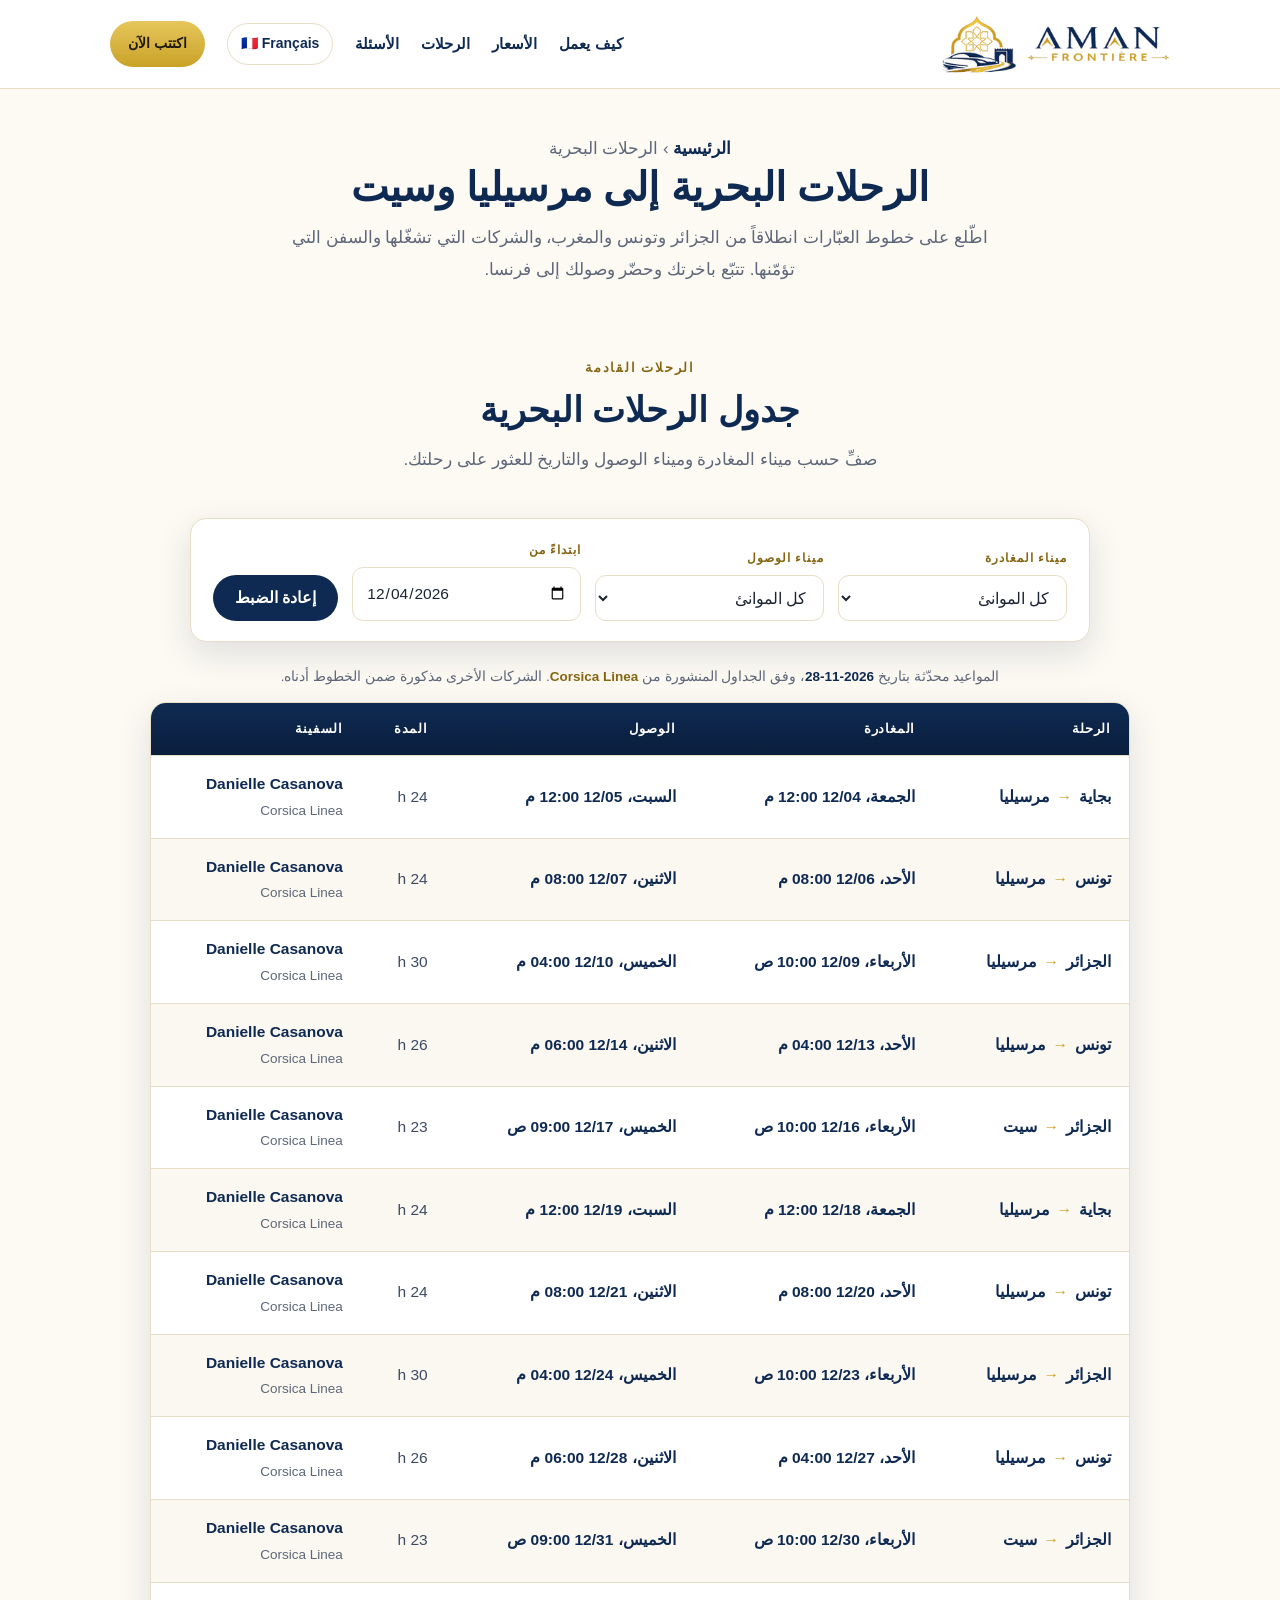
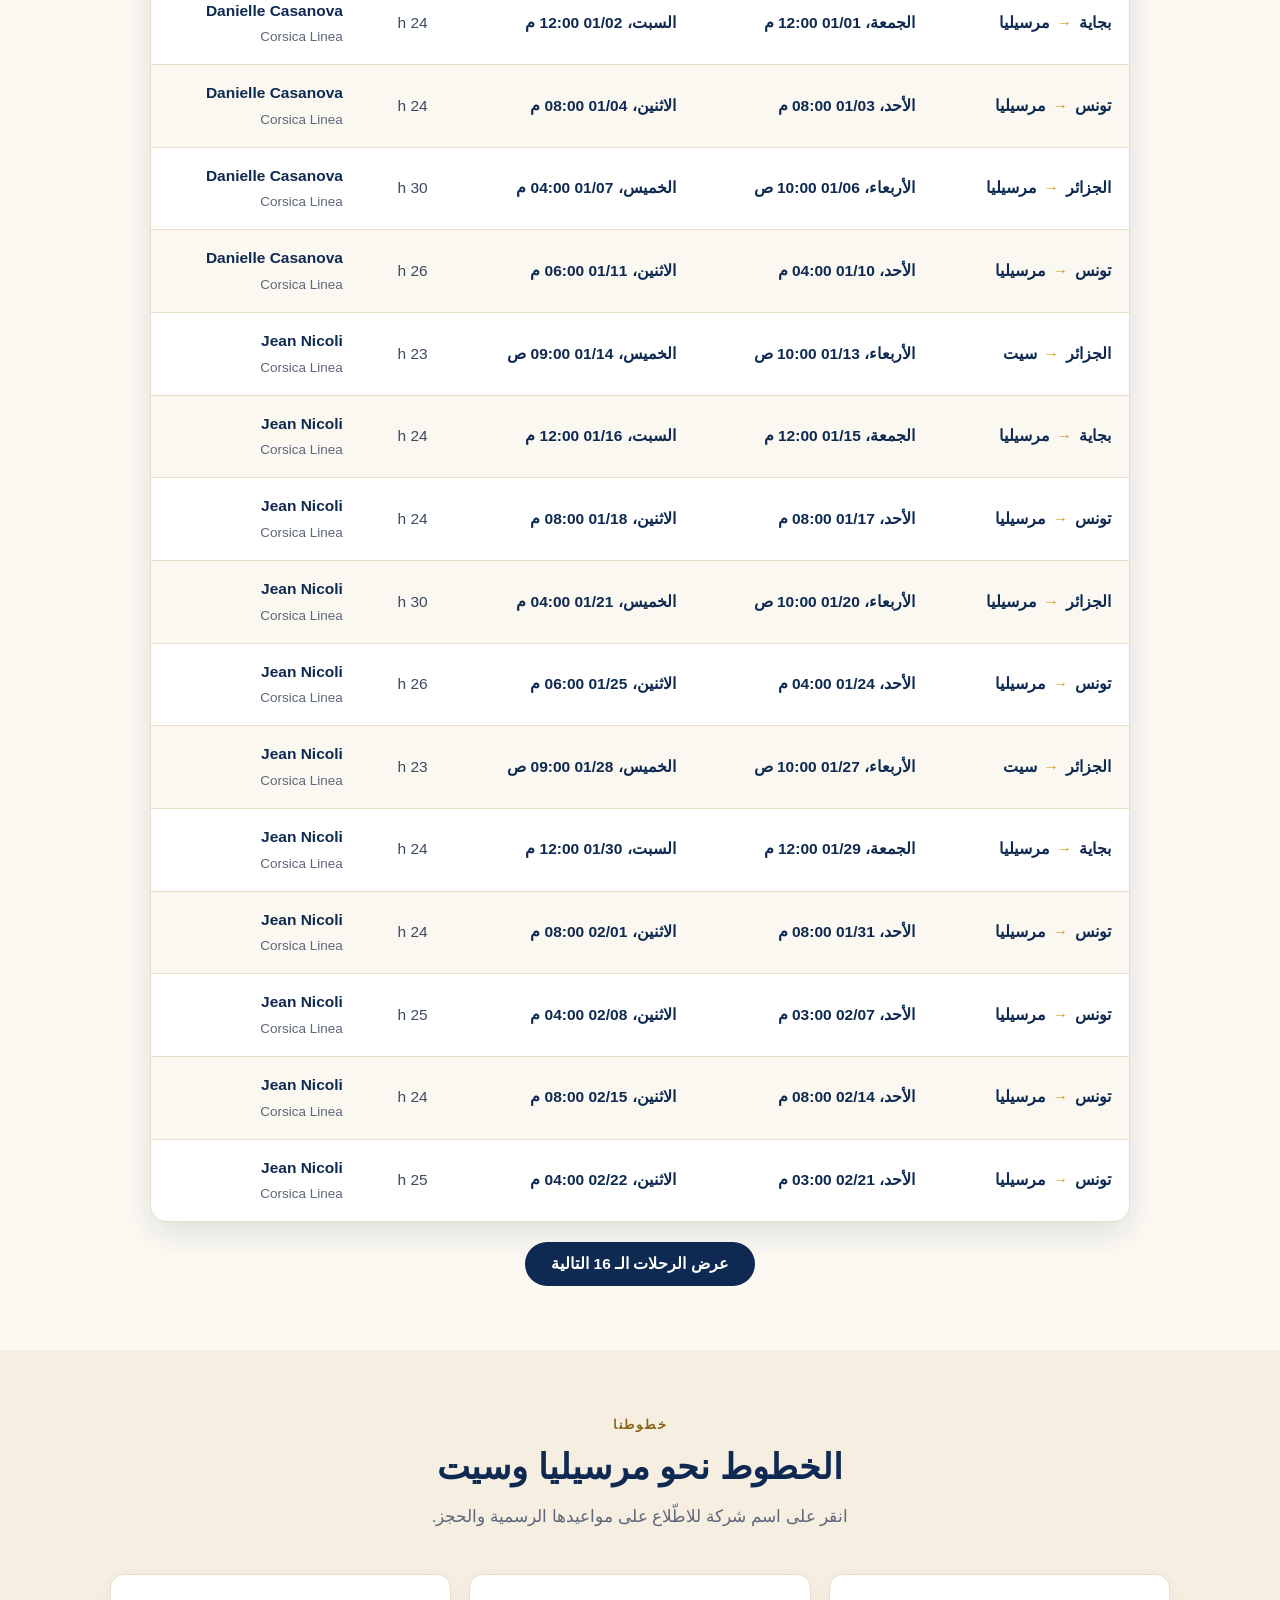
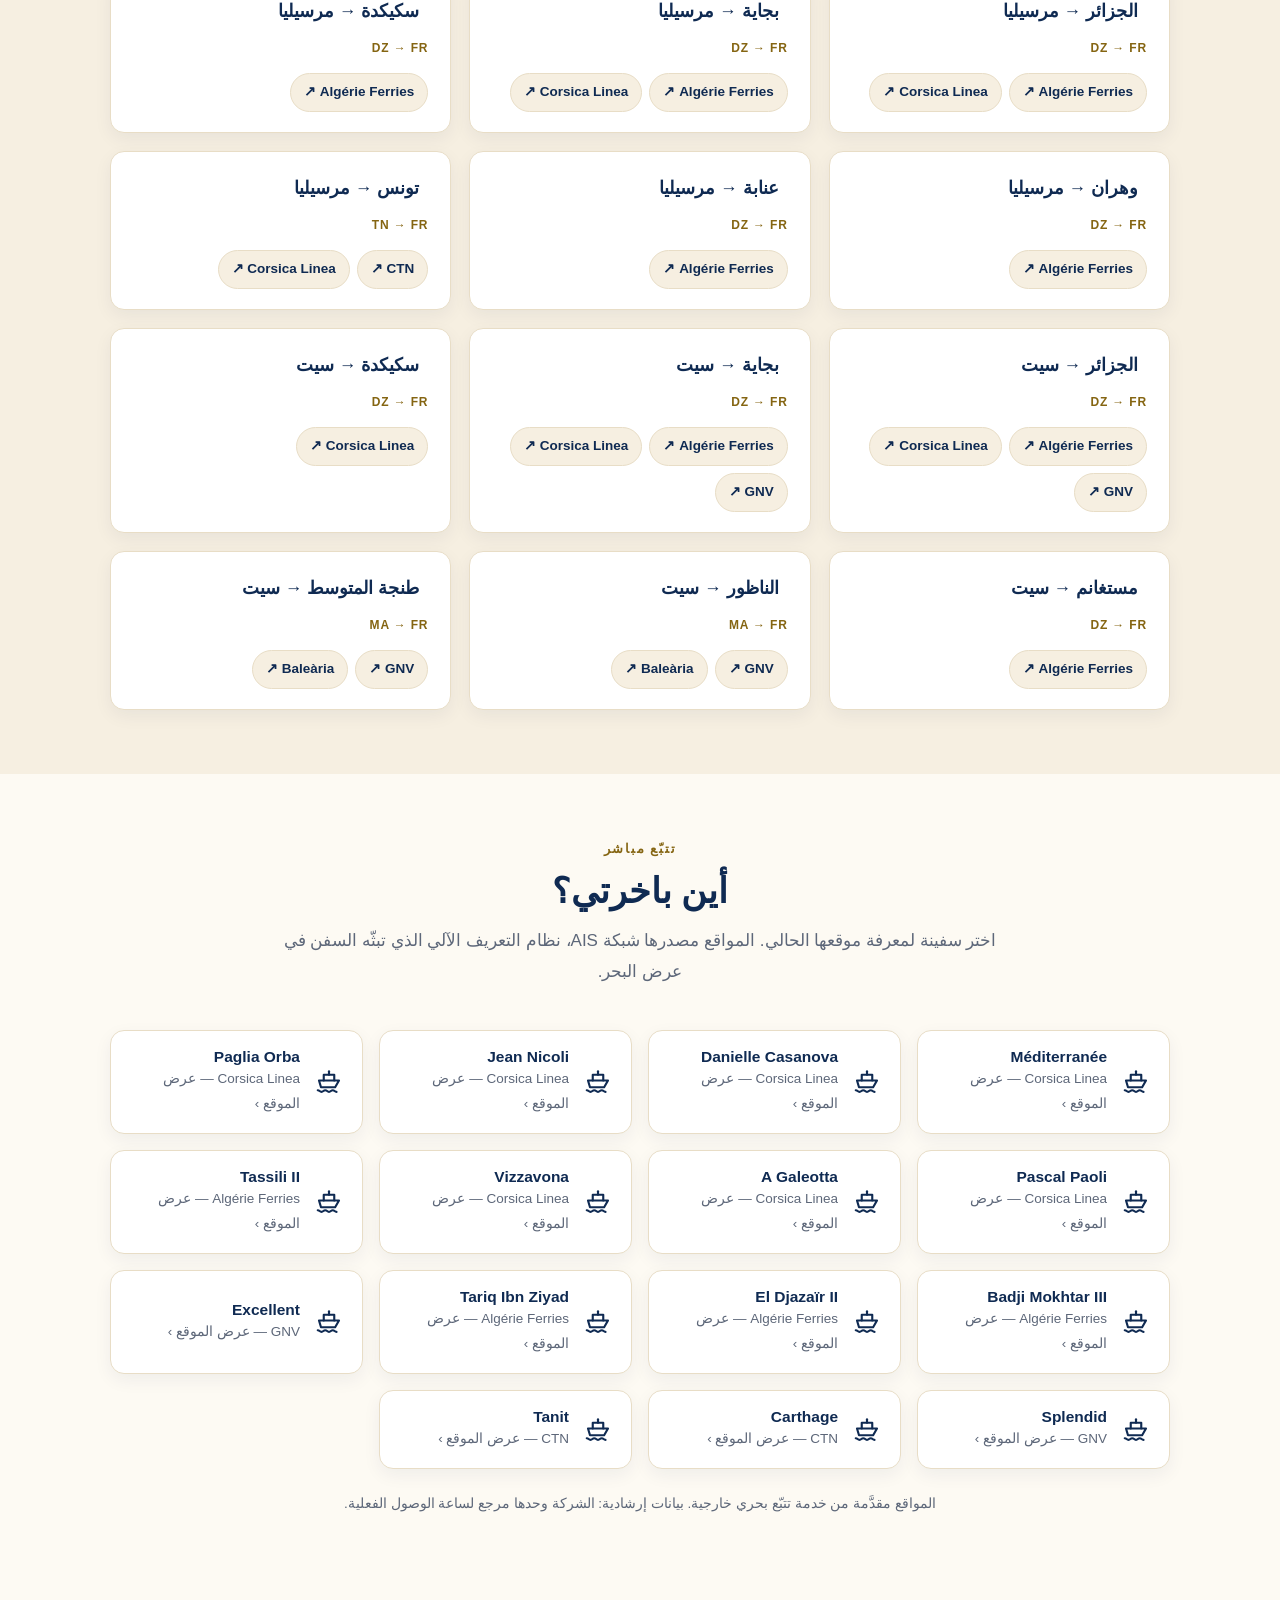
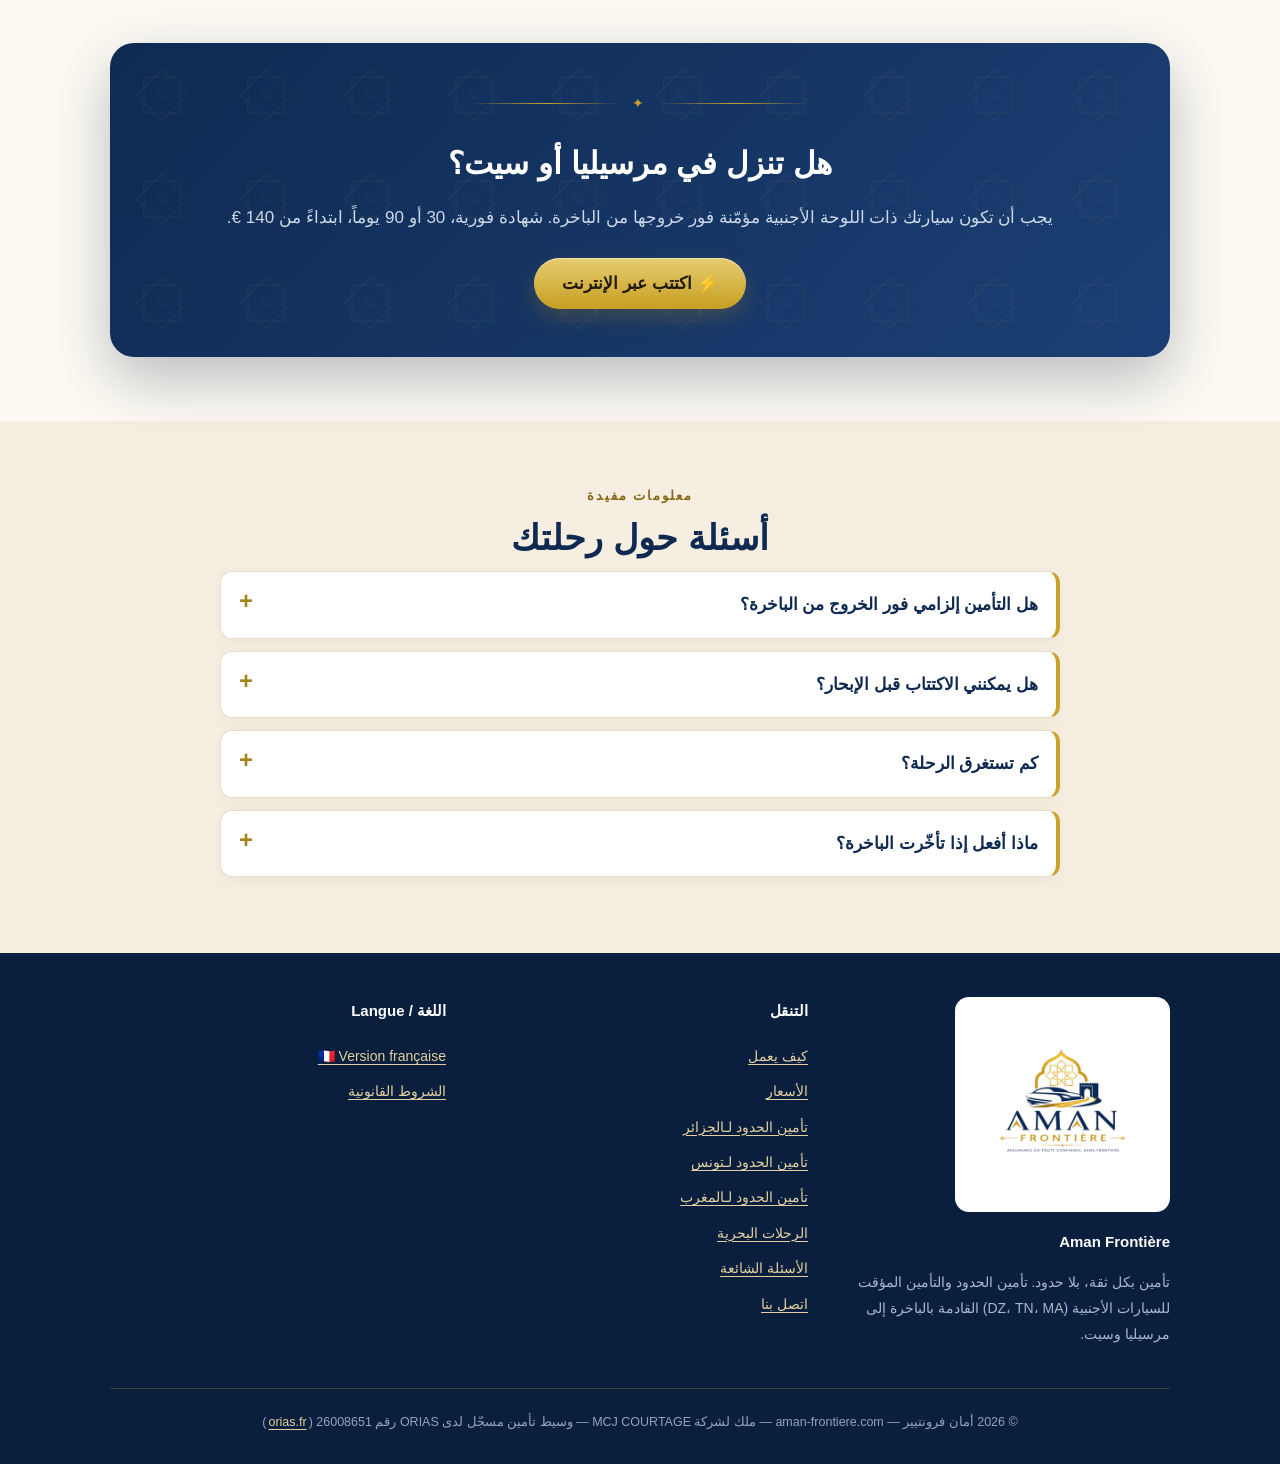
<file: ar/traversees.html>
<!DOCTYPE html>
<html lang="ar" dir="rtl" prefix="og: http://ogp.me/ns#">
<head>
	<meta charset="utf-8" />
	<title>مواعيد العبّارات من الجزائر وتونس والمغرب إلى مرسيليا وسيت | أمان فرونتيير</title>
	<meta name="viewport" content="width=device-width, initial-scale=1" />
	<meta name="description" content="رحلات العبّارات إلى مرسيليا وسيت انطلاقاً من الجزائر وتونس والمغرب: الخطوط والشركات والسفن وتتبّع البواخر. تأمين الحدود ابتداءً من 140 € عند وصولك." />
	<meta name="theme-color" content="#0f2a52" />
	<meta property="og:locale" content="ar_AR" />
	<meta property="og:type" content="website" />
	<meta property="og:url" content="https://aman-frontiere.com/ar/traversees.html" />
	<meta property="og:title" content="رحلات العبّارات إلى مرسيليا وسيت — المواعيد والخطوط وتتبّع السفن" />
	<meta property="og:site_name" content="Aman Frontière" />
	<meta property="og:description" content="رحلات العبّارات إلى مرسيليا وسيت انطلاقاً من الجزائر وتونس والمغرب: الخطوط والشركات والسفن وتتبّع البواخر. تأمين الحدود ابتداءً من 140 € عند وصولك." />
	<meta property="og:image" content="https://aman-frontiere.com/images/aman-logo.png" />
	<link rel="canonical" href="https://aman-frontiere.com/ar/traversees.html" />
	<link rel="alternate" hreflang="fr" href="https://aman-frontiere.com/traversees.html" />
	<link rel="alternate" hreflang="ar" href="https://aman-frontiere.com/ar/traversees.html" />
	<link rel="alternate" hreflang="x-default" href="https://aman-frontiere.com/traversees.html" />
	<link rel="icon" href="/favicon.svg" type="image/svg+xml" sizes="any" />
	<link rel="apple-touch-icon" href="/favicon.svg" />
	<link rel="stylesheet" href="../assets/aman.css?v=20260730" />
	<script type="application/ld+json">{
 "@context": "https://schema.org",
 "@type": "BreadcrumbList",
 "itemListElement": [
  {
   "@type": "ListItem",
   "position": 1,
   "name": "الرئيسية",
   "item": "https://aman-frontiere.com/ar/"
  },
  {
   "@type": "ListItem",
   "position": 2,
   "name": "الرحلات البحرية",
   "item": "https://aman-frontiere.com/ar/traversees.html"
  }
 ]
}</script>
	<script type="application/ld+json">{
 "@context": "https://schema.org",
 "@type": "FAQPage",
 "mainEntity": [
  {
   "@type": "Question",
   "name": "هل التأمين إلزامي فور الخروج من الباخرة؟",
   "acceptedAnswer": {
    "@type": "Answer",
    "text": "نعم. يجب أن تكون السيارة المسجّلة في الجزائر أو تونس أو المغرب مغطّاة بتأمين الحدود فور خروجها من السفينة، لاجتياز مراقبة الشرطة والجمارك في مرسيليا كما في سيت."
   }
  },
  {
   "@type": "Question",
   "name": "هل يمكنني الاكتتاب قبل الإبحار؟",
   "acceptedAnswer": {
    "@type": "Answer",
    "text": "نعم، وهذا هو الأفضل. الاكتتاب يتم 100% عبر الإنترنت، قبل الرحلة أو بعدها، وتصلك الشهادة فوراً عبر البريد الإلكتروني لتقديمها عند النزول."
   }
  },
  {
   "@type": "Question",
   "name": "كم تستغرق الرحلة؟",
   "acceptedAnswer": {
    "@type": "Answer",
    "text": "ذلك يتوقّف على الخط والسفينة: احسب عموماً ليلة كاملة بين الجزائر ومرسيليا، وأكثر قليلاً نحو سيت. تنشر الشركات المدة الدقيقة لكل رحلة على مواقعها."
   }
  },
  {
   "@type": "Question",
   "name": "ماذا أفعل إذا تأخّرت الباخرة؟",
   "acceptedAnswer": {
    "@type": "Answer",
    "text": "يبدأ عقدك في التاريخ الذي تختاره عند الاكتتاب، لا في ساعة وصول السفينة. في حال تأخّر كبير، اتصل بنا قبل النزول لتعديل تاريخ بدء الضمان."
   }
  }
 ]
}</script>
	<script type="text/javascript">
		(function(c,l,a,r,i,t,y){c[a]=c[a]||function(){(c[a].q=c[a].q||[]).push(arguments)};t=l.createElement(r);t.async=1;t.src="https://www.clarity.ms/tag/"+i;y=l.getElementsByTagName(r)[0];y.parentNode.insertBefore(t,y);})(window,document,"clarity","script","x7huufw34g");
	</script>
</head>
<body>
	<header class="site">
		<div class="wrap nav">
			<a class="brand" href="../" aria-label="أمان فرونتيير — الرئيسية">
				<img src="../images/aman-logo-header-320.png"
				     srcset="../images/aman-logo-header-320.png 320w, ../images/aman-logo-header-460.png 460w, ../images/aman-logo-header.png 620w"
				     sizes="(max-width:560px) 175px, (max-width:860px) 206px, 229px"
				     width="620" height="163" fetchpriority="high" decoding="async"
				     alt="أمان فرونتيير" />
			</a>
			<nav class="nav-links">
					<a class="lk" href="../#etapes">كيف يعمل</a>
					<a class="lk" href="../#tarifs">الأسعار</a>
					<a class="lk" href="traversees.html">الرحلات</a>
					<a class="lk" href="../#faq">الأسئلة</a>
				<a class="lang" href="../traversees.html" lang="fr" hreflang="fr">🇫🇷 Français</a>
				<a class="nav-cta cta-open" href="../#tarifs">اكتتب الآن</a>
			</nav>
		</div>
	</header>

	<main id="contenu">

	<section class="page-head">
		<div class="wrap">
			<p class="crumb"><a href="../">الرئيسية</a> › الرحلات البحرية</p>
			<h1>الرحلات البحرية إلى مرسيليا وسيت</h1>
			<p>اطّلع على خطوط العبّارات انطلاقاً من الجزائر وتونس والمغرب، والشركات التي تشغّلها والسفن التي تؤمّنها. تتبّع باخرتك وحضّر وصولك إلى فرنسا.</p>
		</div>
	</section>

	<section id="departs">
		<div class="wrap">
			<div class="eyebrow">الرحلات القادمة</div>
			<h2 class="sec">جدول الرحلات البحرية</h2>
			<p class="sec-intro">صفِّ حسب ميناء المغادرة وميناء الوصول والتاريخ للعثور على رحلتك.</p>

			<form class="filters" id="filtres">
				<div class="field">
					<label for="f-de">ميناء المغادرة</label>
					<select id="f-de"><option value="">كل الموانئ</option></select>
				</div>
				<div class="field">
					<label for="f-vers">ميناء الوصول</label>
					<select id="f-vers"><option value="">كل الموانئ</option></select>
				</div>
				<div class="field">
					<label for="f-date">ابتداءً من</label>
					<input type="date" id="f-date" />
				</div>
				<button type="reset" class="btn btn-navy" id="f-reset">إعادة الضبط</button>
			</form>

			<p class="tt-meta" id="tt-meta" hidden></p>

			<div id="tt-zone" aria-live="polite">
				<div class="empty" id="tt-empty">
					<h3>الجدول المفصّل غير موصول بعد</h3>
					<p>المواعيد تتغيّر كل أسبوع وكل شركة تنشر مواعيدها الخاصة. في انتظار الوصل بمصدر بيانات، اطّلع على الخطوط أدناه: كل شركة تحيلك إلى مواعيدها الرسمية.</p>
					<a class="btn btn-or" href="#lignes">عرض الخطوط</a>
				</div>
				<div class="tt-wrap" id="tt-wrap" role="region" tabindex="0" aria-label="جدول الرحلات البحرية" hidden>
					<table class="tt">
						<thead><tr><th scope="col">الرحلة</th><th scope="col">المغادرة</th><th scope="col">الوصول</th><th scope="col">المدة</th><th scope="col">السفينة</th></tr></thead>
						<tbody id="tt-body"></tbody>
					</table>
				</div>
				<p class="tt-more"><button type="button" class="btn btn-navy" id="tt-more" hidden></button></p>
			</div>
		</div>
	</section>

	<section class="sec-creme" id="lignes">
		<div class="wrap">
			<div class="eyebrow">خطوطنا</div>
			<h2 class="sec">الخطوط نحو مرسيليا وسيت</h2>
			<p class="sec-intro">انقر على اسم شركة للاطّلاع على مواعيدها الرسمية والحجز.</p>
			<div class="lines" id="lignes-grid"></div>
		</div>
	</section>

	<section id="suivi">
		<div class="wrap">
			<div class="eyebrow">تتبّع مباشر</div>
			<h2 class="sec">أين باخرتي؟</h2>
			<p class="sec-intro">اختر سفينة لمعرفة موقعها الحالي. المواقع مصدرها شبكة AIS، نظام التعريف الآلي الذي تبثّه السفن في عرض البحر.</p>
			<div class="fleet" id="fleet"></div>
			<div id="aismap"></div>
			<p class="ais-note">المواقع مقدَّمة من خدمة تتبّع بحري خارجية. بيانات إرشادية: الشركة وحدها مرجع لساعة الوصول الفعلية.</p>
		</div>
	</section>

	<section id="souscrire">
		<div class="wrap">
			<div class="cta-band">
				<div class="orn"><span>✦</span></div>
				<h2>هل تنزل في مرسيليا أو سيت؟</h2>
				<p>يجب أن تكون سيارتك ذات اللوحة الأجنبية مؤمّنة فور خروجها من الباخرة. شهادة فورية، 30 أو 90 يوماً، ابتداءً من 140 €.</p>
				<div class="hero-cta">
					<button type="button" class="btn btn-or cta-open">⚡ اكتتب عبر الإنترنت</button>
				</div>
			</div>
		</div>
	</section>

	<section class="sec-creme" id="faq">
		<div class="wrap" style="max-width:880px">
			<div class="eyebrow">معلومات مفيدة</div>
			<h2 class="sec">أسئلة حول رحلتك</h2>
				<details><summary>هل التأمين إلزامي فور الخروج من الباخرة؟</summary><div class="faq-a">نعم. يجب أن تكون السيارة المسجّلة في الجزائر أو تونس أو المغرب مغطّاة بتأمين الحدود فور خروجها من السفينة، لاجتياز مراقبة الشرطة والجمارك في مرسيليا كما في سيت.</div></details>
				<details><summary>هل يمكنني الاكتتاب قبل الإبحار؟</summary><div class="faq-a">نعم، وهذا هو الأفضل. الاكتتاب يتم 100% عبر الإنترنت، قبل الرحلة أو بعدها، وتصلك الشهادة فوراً عبر البريد الإلكتروني لتقديمها عند النزول.</div></details>
				<details><summary>كم تستغرق الرحلة؟</summary><div class="faq-a">ذلك يتوقّف على الخط والسفينة: احسب عموماً ليلة كاملة بين الجزائر ومرسيليا، وأكثر قليلاً نحو سيت. تنشر الشركات المدة الدقيقة لكل رحلة على مواقعها.</div></details>
				<details><summary>ماذا أفعل إذا تأخّرت الباخرة؟</summary><div class="faq-a">يبدأ عقدك في التاريخ الذي تختاره عند الاكتتاب، لا في ساعة وصول السفينة. في حال تأخّر كبير، اتصل بنا قبل النزول لتعديل تاريخ بدء الضمان.</div></details>
		</div>
	</section>

	</main>

	<footer class="site">
		<div class="wrap">
			<div class="cols">
				<div>
					<img class="foot-logo" src="../images/aman-logo.png" width="420" height="420" alt="أمان فرونتيير" onerror="this.style.display='none'" />
					<h3>Aman Frontière</h3>
					<p>تأمين بكل ثقة، بلا حدود. تأمين الحدود والتأمين المؤقت للسيارات الأجنبية (DZ، TN، MA) القادمة بالباخرة إلى مرسيليا وسيت.</p>
				</div>
				<div>
					<h3>التنقل</h3>
					<p><a href="../#etapes">كيف يعمل</a><br /><a href="../#tarifs">الأسعار</a><br /><a href="assurance-frontiere-algerie.html">تأمين الحدود لـالجزائر</a><br /><a href="assurance-frontiere-tunisie.html">تأمين الحدود لـتونس</a><br /><a href="assurance-frontiere-maroc.html">تأمين الحدود لـالمغرب</a><br /><a href="traversees.html">الرحلات البحرية</a><br /><a href="../#faq">الأسئلة الشائعة</a><br /><a href="../#contact">اتصل بنا</a></p>
				</div>
				<div>
					<h3>اللغة / Langue</h3>
					<p><a href="../traversees.html" lang="fr" hreflang="fr">🇫🇷 Version française</a><br /><a href="../mentions-legales.html">الشروط القانونية</a></p>
				</div>
			</div>
			<div class="legal">© <span id="y"></span> أمان فرونتيير — aman-frontiere.com — ملك لشركة MCJ COURTAGE — وسيط تأمين مسجّل لدى ORIAS رقم 26008651 (<a href="https://www.orias.fr" target="_blank" rel="noopener">orias.fr</a>)</div>
		</div>
	</footer>

	<div id="modal-souscription" class="modal-overlay" aria-hidden="true">
		<div class="modal-content" role="dialog" aria-modal="true" aria-label="الاكتتاب عبر الإنترنت">
			<div class="modal-header"><button type="button" id="btn-fermer-modal" aria-label="إغلاق النافذة">&times;</button></div>
			<div class="modal-body">
				<iframe id="jl-tarificateur" src="https://www.jlassure.com/sousfiche/assure_tempo_rapide_mb.php?cat=&amp;&amp;tip=09.70.71.01.78&amp;&amp;id=800&amp;&amp;cd=7KAW433&amp;&amp;adrsite=https://www.assurancetemporaireauto.com" title="الاكتتاب عبر الإنترنت" loading="lazy" referrerpolicy="no-referrer-when-downgrade"></iframe>
			</div>
		</div>
	</div>

	<script>
	document.getElementById('y').textContent = new Date().getFullYear();

	/* modale de souscription */
	(function(){
		var modal=document.getElementById('modal-souscription');
		var closeBtn=document.getElementById('btn-fermer-modal');
		function open(){modal.classList.add('show');modal.setAttribute('aria-hidden','false');document.body.classList.add('no-scroll');}
		function close(){modal.classList.remove('show');modal.setAttribute('aria-hidden','true');document.body.classList.remove('no-scroll');}
		document.querySelectorAll('.cta-open').forEach(function(b){b.addEventListener('click',function(e){e.preventDefault();open();});});
		if(closeBtn)closeBtn.addEventListener('click',close);
		modal.addEventListener('click',function(e){if(e.target===modal)close();});
		document.addEventListener('keydown',function(e){if(e.key==='Escape')close();});
	})();

	/* traversees : lignes, planning et suivi des navires */
	(function(){
		var LANG='ar', SHIP='<svg class=\"ic\" viewBox=\"0 0 24 24\" aria-hidden=\"true\"><path d=\"M3 18.6c1.5 0 1.5 1.3 3 1.3s1.5-1.3 3-1.3 1.5 1.3 3 1.3 1.5-1.3 3-1.3 1.5 1.3 3 1.3\"/><path d=\"M5.6 16.2 4 10.8h16l-3.1 5.4H5.6Z\"/><path d=\"M7.8 10.8V6.2h8.4v4.6\"/><path d=\"M12 6.2V3.4\"/></svg>', ANCHOR='<svg class=\"ic\" viewBox=\"0 0 24 24\" aria-hidden=\"true\"><circle cx=\"12\" cy=\"4.6\" r=\"2.1\"/><path d=\"M12 6.7V21M6.6 10.2h10.8\"/><path d=\"M3.4 14.2c0 4 3.9 6.8 8.6 6.8s8.6-2.8 8.6-6.8\"/></svg>';
		var T={track:'عرض الموقع', nores:'لا توجد رحلة مطابقة لبحثك.', meta:'المواعيد محدّثة بتاريخ <b>{maj}</b>، وفق الجداول المنشورة من {sources}. الشركات الأخرى مذكورة ضمن الخطوط أدناه.', more:'عرض الرحلات الـ {n} التالية'};
		var PAS=25, vus=PAS;
		var D=null;

		function esc(s){return String(s==null?'':s).replace(/[&<>"']/g,function(c){
			return {'&':'&amp;','<':'&lt;','>':'&gt;','"':'&quot;',"'":'&#39;'}[c];});}
		function portName(k){var p=D.ports[k]; return p?(p[LANG]||p.fr):k;}

		function fillSelects(){
			var deps={}, arrs={};
			D.lignes.forEach(function(l){deps[l.de]=1; arrs[l.vers]=1;});
			function fill(id,keys){
				var sel=document.getElementById(id);
				Object.keys(keys).sort(function(a,b){return portName(a).localeCompare(portName(b));})
					.forEach(function(k){var o=document.createElement('option');o.value=k;o.textContent=portName(k);sel.appendChild(o);});
			}
			fill('f-de',deps); fill('f-vers',arrs);
		}

		function renderLignes(){
			var byArr={};
			D.lignes.forEach(function(l){(byArr[l.vers]=byArr[l.vers]||[]).push(l);});
			var html='';
			Object.keys(byArr).forEach(function(a){
				byArr[a].forEach(function(l){
					var cos=l.compagnies.map(function(c){
						var co=D.compagnies[c]; if(!co) return '';
						return '<li><a href="'+esc(co.site)+'" target="_blank" rel="noopener">'+esc(co.nom)+' ↗</a></li>';
					}).join('');
					html+='<div class="line-c"><h3><i>'+ANCHOR+'</i>'+esc(portName(l.de))+' → '+esc(portName(l.vers))+'</h3>'
						+'<span class="flag">'+esc((D.ports[l.de]||{}).pays||'')+' → FR</span>'
						+'<ul>'+cos+'</ul></div>';
				});
			});
			document.getElementById('lignes-grid').innerHTML=html;
		}

		function renderFleet(){
			var html='';
			D.navires.forEach(function(n,i){
				var co=(D.compagnies[n.compagnie]||{}).nom||'';
				html+='<button type="button" class="ship-c" data-i="'+i+'">'+SHIP
					+'<span><b>'+esc(n.nom)+'</b><small>'+esc(co)+' — '+esc(T.track)+' ›</small></span></button>';
			});
			var box=document.getElementById('fleet');
			box.innerHTML=html;
			box.addEventListener('click',function(e){
				var b=e.target.closest('.ship-c'); if(!b) return;
				suivre(D.navires[+b.dataset.i]);
			});
		}

		/* Avec un MMSI et une URL de carte integrable : carte dans la page.
		   Sinon : ouverture du service de suivi dans un nouvel onglet. */
		function suivre(n){
			var s=D.suivi||{}, box=document.getElementById('aismap');
			if(n.mmsi && s.embedUrl){
				box.innerHTML='<iframe title="'+esc(n.nom)+'" loading="lazy" src="'
					+esc(s.embedUrl.replace('{mmsi}',encodeURIComponent(n.mmsi)))+'"></iframe>';
				box.classList.add('show');
				box.scrollIntoView({behavior:'smooth',block:'center'});
				return;
			}
			var url = n.mmsi && s.navireUrl ? s.navireUrl.replace('{mmsi}',encodeURIComponent(n.mmsi))
				: (s.rechercheUrl||'').replace('{nom}',encodeURIComponent(n.nom));
			if(url) window.open(url,'_blank','noopener');
		}

		function fmtDate(iso){
			var d=new Date(iso); if(isNaN(d)) return esc(iso);
			try{ return d.toLocaleString(LANG==='ar'?'ar':'fr-FR',
				{weekday:'short',day:'2-digit',month:'2-digit',hour:'2-digit',minute:'2-digit'}); }
			catch(e){ return esc(iso); }
		}

		function renderDeparts(reset){
			if(reset!==false) vus=PAS;
			var de=document.getElementById('f-de').value,
			    vers=document.getElementById('f-vers').value,
			    date=document.getElementById('f-date').value;
			var list=(D.departs||[]).filter(function(x){
				if(de && x.de!==de) return false;
				if(vers && x.vers!==vers) return false;
				if(date && String(x.depart||'').slice(0,10) < date) return false;
				return true;
			}).sort(function(a,b){return String(a.depart).localeCompare(String(b.depart));});

			var empty=document.getElementById('tt-empty'), wrap=document.getElementById('tt-wrap');
			if(!(D.departs||[]).length){ empty.hidden=false; wrap.hidden=true; return; }
			empty.hidden=true; wrap.hidden=false;

			if(!list.length){
				document.getElementById('tt-body').innerHTML=
					'<tr><td colspan="5" style="text-align:center">'+esc(T.nores)+'</td></tr>';
				return;
			}
			var suite=list.length-vus, plus=document.getElementById('tt-more');
			if(suite>0){ plus.textContent=T.more.replace('{n}',Math.min(suite,PAS)); plus.hidden=false; }
			else { plus.hidden=true; }
			document.getElementById('tt-body').innerHTML=list.slice(0,vus).map(function(x){
				var co=(D.compagnies[x.compagnie]||{}).nom||x.compagnie||'';
				return '<tr>'
					+'<td class="route">'+esc(portName(x.de))+'<i>→</i>'+esc(portName(x.vers))+'</td>'
					+'<td class="when"><b>'+fmtDate(x.depart)+'</b></td>'
					+'<td class="when"><b>'+(x.arrivee?fmtDate(x.arrivee):'—')+'</b></td>'
					+'<td>'+esc(x.duree||'—')+'</td>'
					+'<td><span class="ship">'+esc(x.navire||'—')+'</span><span class="co">'+esc(co)+'</span></td>'
					+'</tr>';
			}).join('');
		}

		function renderMeta(){
			if(!(D.departs||[]).length) return;
			var noms=Object.keys(D.sources||{}).map(function(k){
				var co=D.compagnies[k]||{};
				return '<a href="'+esc(D.sources[k])+'" target="_blank" rel="noopener">'+esc(co.nom||k)+'</a>';
			}).join(', ');
			if(!noms) return;
			var el=document.getElementById('tt-meta');
			el.innerHTML=T.meta.replace('{maj}',esc(D.maj||'')).replace('{sources}',noms);
			el.hidden=false;
		}

		function start(){
			/* par defaut on n'affiche que les traversees a venir */
			var d=new Date();
			document.getElementById('f-date').value=
				d.getFullYear()+'-'+String(d.getMonth()+1).padStart(2,'0')+'-'+String(d.getDate()).padStart(2,'0');
			fillSelects(); renderLignes(); renderFleet(); renderMeta(); renderDeparts();
			['f-de','f-vers','f-date'].forEach(function(id){
				document.getElementById(id).addEventListener('change',function(){renderDeparts(true);});
			});
			document.getElementById('tt-more').addEventListener('click',function(){
				vus+=PAS; renderDeparts(false);
			});
			document.getElementById('filtres').addEventListener('reset',function(){
				setTimeout(function(){
					var n=new Date();
					document.getElementById('f-date').value=
						n.getFullYear()+'-'+String(n.getMonth()+1).padStart(2,'0')+'-'+String(n.getDate()).padStart(2,'0');
					renderDeparts();
				},0);
			});
		}

		fetch('../data/traversees.json',{cache:'no-cache'}).then(function(r){return r.json();}).then(function(j){
			D=j;
			/* horaires servis par une source externe, si elle est configuree */
			if(D.apiDeparts){
				return fetch(D.apiDeparts,{cache:'no-cache'}).then(function(r){return r.json();})
					.then(function(x){ D.departs=(x && x.departs) || x || []; })
					.catch(function(){ /* on garde l'annuaire des lignes */ });
			}
		}).then(start).catch(function(){ /* le contenu statique reste lisible */ });
	})();
	</script>
</body>
</html>
</file>
<file: assets/aman.css>
/* ============================================================
   AMAN FRONTIÈRE — feuille de style partagée (FR + AR/RTL)
   Bleu nuit & or, esprit oriental rassurant + discount
   ============================================================ */

:root{
  --navy:#0f2a52; --navy-d:#0a1e3d; --navy-l:#1b3f75;
  --or:#c9a227; --or-l:#e6c65c; --or-d:#a8821b; --or-txt:#856512;
  --creme:#fdfaf3; --creme-2:#f6efe1;
  --ink:#1c2434; --muted:#5d6779; --line:#e8ddc6;
  --rouge:#b3261e;
  --radius:16px;
  --shadow:0 12px 34px rgba(15,42,82,.13);
  --shadow-lg:0 22px 60px rgba(10,30,61,.28);
  --font:'Segoe UI',Roboto,Helvetica,Arial,sans-serif;
  --font-ar:'Segoe UI',Tahoma,Arial,sans-serif;
}

/* motif oriental réutilisable (étoile à 8 branches) */
:root{
  --pattern-bleu:url("data:image/svg+xml,%3Csvg xmlns='http://www.w3.org/2000/svg' width='104' height='104' viewBox='0 0 104 104'%3E%3Cg fill='none' stroke='%234f7cb5' stroke-opacity='.16' stroke-width='1'%3E%3Crect x='34' y='34' width='36' height='36'/%3E%3Crect x='34' y='34' width='36' height='36' transform='rotate(45 52 52)'/%3E%3Ccircle cx='52' cy='52' r='3.4'/%3E%3C/g%3E%3C/svg%3E");
  --pattern:url("data:image/svg+xml,%3Csvg xmlns='http://www.w3.org/2000/svg' width='104' height='104' viewBox='0 0 104 104'%3E%3Cg fill='none' stroke='%23e6c65c' stroke-opacity='.13' stroke-width='1'%3E%3Crect x='34' y='34' width='36' height='36'/%3E%3Crect x='34' y='34' width='36' height='36' transform='rotate(45 52 52)'/%3E%3Ccircle cx='52' cy='52' r='3.4'/%3E%3C/g%3E%3C/svg%3E");
}

*{box-sizing:border-box}
html{scroll-behavior:smooth}
body{margin:0;font-family:var(--font);color:var(--ink);line-height:1.65;background:var(--creme);-webkit-font-smoothing:antialiased}
[dir="rtl"] body,body[dir="rtl"]{font-family:var(--font-ar);line-height:1.85}
a{color:var(--or-txt);text-decoration:none}
img,svg{max-width:100%;display:block}
.wrap{max-width:1100px;margin:0 auto;padding:0 20px}

/* ---------- boutons ---------- */
.btn{display:inline-flex;align-items:center;justify-content:center;gap:9px;font-weight:700;font-size:17px;border:none;border-radius:999px;cursor:pointer;padding:15px 28px;transition:transform .18s ease,box-shadow .18s ease,background .18s ease;text-align:center;font-family:inherit}
.btn-or{background:linear-gradient(180deg,#e6cd72,var(--or) 92%);color:#20180a;box-shadow:0 8px 20px rgba(168,130,27,.28),inset 0 1px 0 rgba(255,255,255,.45)}
.btn-or:hover{background:linear-gradient(180deg,#efd581,var(--or-d));transform:translateY(-2px);box-shadow:0 12px 26px rgba(168,130,27,.34),inset 0 1px 0 rgba(255,255,255,.5)}
.btn-ghost{background:rgba(255,255,255,.10);color:#fff;border:1.5px solid rgba(230,198,92,.55)}
.btn-ghost:hover{background:rgba(255,255,255,.20)}
.btn-navy{background:var(--navy);color:#fff}
.btn-navy:hover{background:var(--navy-l);transform:translateY(-2px)}
.btn-tel{background:#fff;color:var(--navy);border:1px solid #dfe6f0;box-shadow:0 6px 18px rgba(15,42,82,.08);padding:11px 24px;line-height:1.15}
.btn-tel:hover{border-color:var(--or);transform:translateY(-2px);box-shadow:0 10px 24px rgba(15,42,82,.12)}
.btn-tel span{display:block;text-align:start}
.btn-tel small{display:block;font-size:11.5px;font-weight:600;color:var(--muted);letter-spacing:.01em}

/* ---------- header ---------- */
header.site{position:sticky;top:0;z-index:900;background:rgba(255,255,255,.97);backdrop-filter:blur(10px);border-bottom:1px solid var(--line)}
.nav{display:flex;align-items:center;justify-content:space-between;gap:14px;height:88px}
.brand{display:flex;align-items:center;min-width:0}
.brand svg,.brand img{height:60px;width:auto;flex:none;object-fit:contain}
.nav-links{display:flex;align-items:center;gap:22px}
.nav-links a.lk{color:var(--navy);font-weight:600;font-size:15px}
.nav-links a.lk:hover{color:var(--or-txt)}
.lang{font-weight:700;font-size:14px;border:1.5px solid var(--line);border-radius:999px;padding:7px 13px;color:var(--navy);background:#fff;white-space:nowrap}
.lang:hover{border-color:var(--or);color:var(--or-d)}
.nav-cta{background:linear-gradient(180deg,var(--or-l),var(--or));color:#20180a;border-radius:999px;padding:10px 18px;font-weight:800;font-size:14px;white-space:nowrap}
@media(max-width:960px){.nav-links a.lk{display:none}}
@media(max-width:860px){.nav{height:80px}.brand svg,.brand img{height:54px}}
@media(max-width:560px){.nav{height:70px}.brand svg,.brand img{height:46px}}

/* ---------- hero (image de fond : colonnes + port de Marseille) ---------- */
.hero{position:relative;color:var(--navy);padding:0;overflow:hidden;background:#e8f2fb}
.hero::before{content:"";position:absolute;inset:0;z-index:0;
  background-image:url("../images/hero-bg.jpg");
  background-size:cover;background-position:50% 32%;background-repeat:no-repeat}
/* voile clair cote texte pour garantir la lisibilite */
.hero::after{content:"";position:absolute;inset:0;z-index:1;pointer-events:none;
  background:linear-gradient(90deg,
    rgba(233,243,252,0) 0%,
    rgba(233,243,252,0) 8%,
    rgba(233,243,252,.72) 17%,
    rgba(233,243,252,.80) 40%,
    rgba(233,243,252,.22) 58%,
    rgba(233,243,252,0) 70%)}
[dir="rtl"] .hero::before{transform:scaleX(-1)}
[dir="rtl"] .hero::after{background:linear-gradient(270deg,
    rgba(233,243,252,0) 0%,
    rgba(233,243,252,0) 8%,
    rgba(233,243,252,.72) 17%,
    rgba(233,243,252,.80) 40%,
    rgba(233,243,252,.22) 58%,
    rgba(233,243,252,0) 70%)}

.hero-grid{position:relative;z-index:2;display:grid;grid-template-columns:minmax(0,1fr) minmax(0,.85fr);
  align-items:center;max-width:1240px;margin:0 auto;padding:60px 20px 56px;min-height:600px}
.hero-txt{text-align:center;padding-inline:min(3vw,34px)}

.hero-badge{display:inline-flex;align-items:center;gap:10px;background:#fff;border:1px solid rgba(201,162,39,.45);
  color:var(--or-txt);font-weight:800;font-size:12.5px;letter-spacing:.14em;text-transform:uppercase;border-radius:999px;
  padding:9px 20px;margin-bottom:20px;box-shadow:0 4px 14px rgba(15,42,82,.10)}
.hero h1{font-size:clamp(29px,3.9vw,46px);line-height:1.1;margin:0 auto 8px;max-width:600px;font-weight:800;
  color:var(--navy);letter-spacing:-.01em;text-shadow:0 1px 0 rgba(255,255,255,.6)}
.hero h1 .or{display:block;color:var(--or-d);margin-top:6px;font-size:1.06em}
.hero .lead{font-size:clamp(15px,1.4vw,17px);max-width:520px;margin:14px auto 0;color:#3b4a63;line-height:1.55}
.hero .lead strong{color:var(--navy)}
.hero-cta{display:flex;gap:14px;justify-content:center;flex-wrap:wrap;margin-top:22px}

/* la colonne de droite reste vide : elle laisse voir la photo */
.hero-media{display:none}

@media(max-width:1080px){
  .hero-grid{grid-template-columns:1fr;padding:44px 20px;min-height:520px}
  .hero::before{background-position:center bottom;background-image:url("../images/hero-bg-mobile.jpg")}
  .hero::after{background:linear-gradient(180deg,rgba(233,243,252,.94) 0%,rgba(233,243,252,.86) 52%,rgba(233,243,252,.55) 100%)}
  [dir="rtl"] .hero::after{background:linear-gradient(180deg,rgba(233,243,252,.94) 0%,rgba(233,243,252,.86) 52%,rgba(233,243,252,.55) 100%)}
}
@media(max-width:560px){.hero-grid{padding:36px 16px;min-height:0}}

/* filet ornemental */
.orn{display:flex;align-items:center;justify-content:center;gap:12px;margin:0 auto 18px;max-width:340px;color:var(--or)}
.orn::before,.orn::after{content:"";height:1px;flex:1;background:linear-gradient(90deg,transparent,var(--or),transparent)}
.orn span{font-size:14px;letter-spacing:.3em}

/* ---------- duel prix ---------- */
.duel{display:flex;align-items:stretch;justify-content:center;gap:14px;margin:26px auto 10px;flex-wrap:wrap}
.duel-card{position:relative;border-radius:16px;padding:18px 24px;min-width:186px;display:flex;flex-direction:column;
  gap:2px;align-items:center;justify-content:center;background:#fff;border:1px solid #dfe6f0;
  box-shadow:0 6px 18px rgba(15,42,82,.07)}
/* la carte "nous" est cliquable : elle ouvre la modale de souscription */
button.duel-card{font:inherit;color:inherit;text-align:center;cursor:pointer;-webkit-appearance:none;appearance:none;
  transition:transform .16s ease,box-shadow .16s ease}
button.duel-card:hover{transform:translateY(-3px);box-shadow:0 18px 40px rgba(168,130,27,.30)}
button.duel-card:active{transform:translateY(-1px)}
button.duel-card:focus-visible{outline:3px solid var(--navy-l);outline-offset:3px}
.duel-go{margin-top:9px;display:inline-block;font-size:12.5px;font-weight:800;letter-spacing:.04em;color:#fff;
  background:linear-gradient(180deg,var(--or),var(--or-d));border-radius:999px;padding:6px 15px;
  box-shadow:0 4px 12px rgba(168,130,27,.35)}
.duel-card.us{border:1.5px solid var(--or);background:linear-gradient(180deg,#fffdf7,#fdf8ec);
  box-shadow:0 14px 34px rgba(168,130,27,.20)}
.duel-card.us::after{content:"✓";position:absolute;top:-13px;inset-inline-end:-13px;width:30px;height:30px;border-radius:50%;
  background:#1e9e63;color:#fff;font-size:16px;font-weight:800;display:flex;align-items:center;justify-content:center;
  box-shadow:0 4px 12px rgba(30,158,99,.4)}
.duel-t{font-size:11.5px;font-weight:800;letter-spacing:.1em;text-transform:uppercase;color:var(--navy);line-height:1.3;text-align:center}
.duel-t small{display:block;font-size:10.5px;font-weight:600;letter-spacing:.04em;text-transform:none;color:var(--muted);margin-top:2px}
.duel-card.us .duel-t{color:var(--or-txt)}
.duel-p{font-size:34px;font-weight:800;color:var(--navy);white-space:nowrap;line-height:1.2;margin-top:4px}
.duel-p.strike{position:relative;color:#5d6779}
.duel-p.strike::after{content:"";position:absolute;left:-6%;right:-6%;top:52%;height:2.5px;background:#d93a3a;transform:rotate(-8deg);border-radius:2px}
.duel-card.us .duel-p{color:var(--or-d);font-size:40px}
.duel-d{font-size:12.5px;color:var(--muted)}
.duel-arrow{align-self:center;font-size:26px;color:var(--or);font-weight:800}
.duel-save{font-size:14.5px;font-weight:700;color:var(--navy);margin:8px 0 0}
.duel-save a{color:var(--or-txt);text-decoration:underline;font-weight:700}
@media(max-width:560px){.duel{flex-direction:column;align-items:center}.duel-arrow{transform:rotate(90deg)}}
[dir="rtl"] .duel-arrow{transform:scaleX(-1)}
@media(max-width:560px){[dir="rtl"] .duel-arrow{transform:rotate(90deg)}}

/* bandeau confiance */
.trust{background:var(--navy);color:#e2e9f4;padding:18px 0;box-shadow:inset 0 1px 0 rgba(255,255,255,.06)}
.trust-in{display:flex;gap:12px 0;justify-content:center;align-items:stretch;flex-wrap:wrap;font-size:14px}
.trust-in span{display:inline-flex;align-items:center;gap:11px;padding:2px 26px;font-weight:700;line-height:1.25}
.trust-in span+span{border-inline-start:1px solid rgba(201,162,39,.32)}
.trust-in span i{font-style:normal;display:inline-flex;color:var(--or-l);flex:none}
.trust-in span i svg{width:22px;height:22px}
.trust-in span small{display:block;font-weight:500;font-size:12.5px;color:#a9bad4;margin-top:1px}
@media(max-width:820px){.trust-in span{padding:6px 16px}.trust-in span+span{border:0}}

/* ---------- sections ---------- */
section{padding:64px 0}
.sec-creme{background:var(--creme-2)}
.eyebrow{text-align:center;color:var(--or-txt);font-weight:800;letter-spacing:.14em;text-transform:uppercase;font-size:12.5px;margin-bottom:8px}
h2.sec{text-align:center;font-size:clamp(25px,3.6vw,35px);font-weight:800;color:var(--navy);margin:0 auto 12px;max-width:780px;line-height:1.25}
.sec-intro{text-align:center;color:var(--muted);max-width:740px;margin:0 auto 42px;font-size:17px}

/* étapes */
.steps{display:grid;grid-template-columns:repeat(3,1fr);gap:22px;margin-top:26px}
.step{background:#fff;border:1px solid var(--line);border-radius:var(--radius);padding:40px 24px 28px;text-align:center;box-shadow:0 8px 24px rgba(15,42,82,.07);position:relative;transition:transform .18s ease,box-shadow .18s ease}
.step:hover{transform:translateY(-4px);box-shadow:0 16px 36px rgba(15,42,82,.12)}
.step::before{content:"";position:absolute;right:12px;bottom:10px;width:26px;height:26px;opacity:.5;pointer-events:none;
  background:url("data:image/svg+xml,%3Csvg xmlns='http://www.w3.org/2000/svg' width='26' height='26' viewBox='0 0 26 26'%3E%3Cg fill='none' stroke='%23c9a227' stroke-width='1'%3E%3Crect x='6' y='6' width='14' height='14'/%3E%3Crect x='6' y='6' width='14' height='14' transform='rotate(45 13 13)'/%3E%3C/g%3E%3C/svg%3E") no-repeat}
[dir="rtl"] .step::before{right:auto;left:12px}
.step .num{position:absolute;top:-19px;left:50%;transform:translateX(-50%);width:38px;height:38px;z-index:2;border-radius:50%;background:linear-gradient(180deg,var(--or-l),var(--or));color:#20180a;font-weight:800;display:flex;align-items:center;justify-content:center;font-size:15.5px;line-height:1;border:3px solid var(--creme-2);box-shadow:0 5px 14px rgba(168,130,27,.35)}
.step .ico{margin:4px 0 14px;line-height:0}
.step .ico .ico-badge{width:60px;height:60px;border-radius:17px}
.step .ico .ico-badge svg{width:31px;height:31px}
.step h3{margin:0 0 8px;font-size:19px;color:var(--navy)}
.step p{margin:0;color:var(--muted);font-size:15.5px}
@media(max-width:780px){.steps{grid-template-columns:1fr}}

/* plaques */
.plates{display:flex;gap:13px;justify-content:center;flex-wrap:wrap}
.plate{display:flex;align-items:center;gap:11px;background:#fff;border:1px solid var(--line);border-radius:12px;padding:14px 20px;font-weight:700;color:var(--navy);box-shadow:0 5px 16px rgba(15,42,82,.06)}
.plate b{background:var(--navy);color:var(--or-l);border-radius:6px;padding:4px 10px;font-size:14px;letter-spacing:.06em}

/* ---------- tarifs ---------- */
.pricing{background:linear-gradient(165deg,var(--navy-d),var(--navy) 60%,var(--navy-l));color:#fff;position:relative;overflow:hidden}
.pricing::before{content:"";position:absolute;inset:0;background-image:var(--pattern);opacity:.5;pointer-events:none}
.pricing>*{position:relative;z-index:1}
.pricing .eyebrow{color:var(--or-l)}
.pricing h2.sec{color:#fff}
.pricing .sec-intro{color:#cdd8e8}
.price-grid{display:grid;grid-template-columns:repeat(auto-fit,minmax(270px,1fr));gap:22px;max-width:800px;margin:0 auto 46px}
.price-card{background:#fff;color:var(--ink);border-radius:var(--radius);padding:30px 24px 24px;text-align:center;box-shadow:var(--shadow-lg);position:relative}
.price-card.best{outline:3px solid var(--or)}
.price-tag{position:absolute;top:-15px;inset-inline-start:50%;transform:translateX(-50%);background:linear-gradient(180deg,var(--or-l),var(--or));color:#20180a;font-size:12.5px;font-weight:800;border-radius:999px;padding:6px 16px;white-space:nowrap}
[dir="rtl"] .price-tag{transform:translateX(50%)}
.price-card h3{margin:8px 0 16px;color:var(--navy);font-size:18px}
.price-line{display:flex;justify-content:space-between;align-items:baseline;padding:11px 4px;border-bottom:1px dashed var(--line)}
.price-line .dur{color:var(--muted);font-weight:600}
.price-line .amount{font-size:31px;font-weight:800;color:var(--navy)}
.price-card.best .amount{color:var(--or-d)}
.mkt{font-size:13.5px;color:var(--muted);margin:14px 0 18px}
.compare{max-width:680px;margin:0 auto}
.compare-title{text-align:center;font-size:18px;margin:0 0 20px;color:#fff}
.bar-row{display:flex;align-items:center;gap:12px;margin-bottom:10px}
.bar-label{flex:0 0 116px;font-size:14px;font-weight:600;color:#b9c6da;text-align:end}
.bar-track{flex:1;display:flex;align-items:center;gap:10px}
.bar-fill{height:26px;border-radius:6px;background:rgba(255,255,255,.22)}
.bar-row.us .bar-fill{background:linear-gradient(90deg,var(--or),var(--or-l))}
.bar-val{font-size:14px;font-weight:700;color:#fff;white-space:nowrap}
.bar-row.us .bar-label,.bar-row.us .bar-val{color:var(--or-l);font-weight:800}
.compare-note{text-align:center;font-size:16.5px;color:#fff;margin:22px 0 10px}
.compare-note b{color:var(--or-l)}
.legal-note{font-size:11.5px;color:#aab8ce;text-align:center;line-height:1.6;max-width:660px;margin:0 auto}

/* ---------- icones vectorielles (garanties, etapes, bandeau confiance) ---------- */
.ico-badge{display:inline-flex;align-items:center;justify-content:center;width:54px;height:54px;border-radius:15px;
  background:linear-gradient(180deg,#fdf6e4,#f5e9cf);border:1px solid rgba(201,162,39,.42);color:var(--or-d);
  box-shadow:0 5px 14px rgba(168,130,27,.16);flex:none}
.ico-badge svg{width:28px;height:28px}
svg.ic{fill:none;stroke:currentColor;stroke-width:1.7;stroke-linecap:round;stroke-linejoin:round}

/* ---------- garanties ---------- */
.grid{display:grid;grid-template-columns:repeat(auto-fit,minmax(235px,1fr));gap:20px}
.card{background:#fff;border:1px solid var(--line);border-top:4px solid var(--or);border-radius:var(--radius);padding:26px 22px;box-shadow:var(--shadow);transition:transform .15s}
.card:hover{transform:translateY(-4px)}
.card .ico{margin-bottom:14px;line-height:0}
.card h3{margin:0 0 10px;font-size:17px;line-height:1.3;color:var(--navy);text-wrap:balance}
.card ul{margin:0;padding-inline-start:18px;color:var(--muted);font-size:15px}
.card li{margin-bottom:6px}

/* panneau detaille : defense penale & recours */
.dr-panel{margin-top:20px;background:linear-gradient(180deg,#fff,var(--creme));border:1px solid var(--line);
  border-top:4px solid var(--or);border-radius:var(--radius);padding:28px 26px;box-shadow:var(--shadow)}
.dr-head{display:flex;gap:18px;align-items:flex-start}
.dr-head h3{margin:0 0 7px;font-size:19px;line-height:1.3;color:var(--navy);text-wrap:balance}
.dr-head p{margin:0;color:var(--muted);font-size:15.5px;line-height:1.55}
.dr-grid{display:grid;grid-template-columns:repeat(auto-fit,minmax(280px,1fr));gap:15px;margin-top:22px}
.dr-item{background:#fff;border:1px solid var(--line);border-radius:12px;padding:16px 18px}
.dr-item h4{margin:0 0 6px;font-size:12px;letter-spacing:.09em;text-transform:uppercase;color:var(--or-txt);font-weight:800;line-height:1.35}
.dr-item p{margin:0;font-size:14.8px;line-height:1.5;color:#3b4a63}
.dr-item.plafond{background:linear-gradient(180deg,#fffdf6,#fdf7e9);border-color:rgba(201,162,39,.45)}
.dr-item .amount-sm{display:block;font-size:22px;font-weight:800;color:var(--navy);margin-bottom:2px}
.dr-note{display:flex;gap:11px;align-items:flex-start;margin:20px 0 0;padding:15px 17px;border-radius:12px;
  background:#eef3fa;border:1px solid #d8e2f0;color:var(--navy);font-size:14.5px;line-height:1.55}
.dr-note i{font-style:normal;font-size:19px;line-height:1.25;color:var(--navy-l);flex:none}
@media(max-width:560px){
  .dr-panel{padding:22px 18px}
  .dr-head{flex-direction:column;gap:13px}
}

/* ---------- ports + carte ---------- */
.ports{display:grid;grid-template-columns:repeat(auto-fit,minmax(260px,1fr));gap:20px;margin-bottom:26px}
.port{background:#fff;border:1px solid var(--line);border-radius:var(--radius);padding:24px;box-shadow:var(--shadow)}
.port h3{margin:0 0 6px;color:var(--navy);font-size:20px;display:flex;align-items:center;gap:9px}
.port p{margin:0 0 10px;color:var(--muted);font-size:15px}
.port .from{display:flex;flex-wrap:wrap;gap:7px}
.port .from span{background:var(--creme-2);border:1px solid var(--line);border-radius:999px;padding:5px 12px;font-size:13.5px;font-weight:600;color:var(--navy)}
#portmap{height:340px;border-radius:var(--radius);overflow:hidden;border:1px solid var(--line);box-shadow:var(--shadow);background:#dfe7f0}
@media(max-width:600px){#portmap{height:260px}}

/* ---------- CTA bandeau ---------- */
.cta-band{background:linear-gradient(135deg,var(--navy),var(--navy-l));color:#fff;text-align:center;border-radius:24px;padding:48px 26px;box-shadow:var(--shadow-lg);position:relative;overflow:hidden}
.cta-band::before{content:"";position:absolute;inset:0;background-image:var(--pattern);opacity:.5}
.cta-band>*{position:relative;z-index:1}
.cta-band h2{font-size:clamp(23px,3.2vw,31px);margin:0 0 10px}
.cta-band p{color:#cdd8e8;margin:0 0 24px;font-size:17px}

/* ---------- FAQ ---------- */
details{background:#fff;border:1px solid var(--line);border-inline-start:4px solid var(--or);border-radius:12px;margin-bottom:12px;padding:0 18px;box-shadow:0 5px 16px rgba(15,42,82,.05)}
summary{cursor:pointer;font-weight:700;font-size:17px;padding:17px 0;list-style:none;color:var(--navy);display:flex;justify-content:space-between;gap:12px}
summary::-webkit-details-marker{display:none}
summary::after{content:"+";color:var(--or-d);font-size:24px;line-height:1}
details[open] summary::after{content:"\2212"}
.faq-a{padding:0 0 18px;color:var(--muted)}

/* ---------- contact : bloc d'aide ---------- */
.help-card{max-width:900px;margin:0 auto;background:#fff;border:1px solid var(--line);border-radius:20px;
  padding:34px 36px;box-shadow:var(--shadow)}
.help-top{display:grid;grid-template-columns:minmax(0,.92fr) minmax(0,1.08fr);gap:34px;align-items:start}
.help-left{padding-inline-end:34px;border-inline-end:1px solid var(--line)}
.help-title{display:flex;align-items:center;gap:15px;margin-bottom:18px}
.help-title h3{margin:0;font-size:22px;color:var(--navy);line-height:1.2}
.help-ico{display:inline-flex;align-items:center;justify-content:center;width:52px;height:52px;border-radius:50%;
  background:#e8eefa;color:var(--navy);flex:none}
.help-ico svg{width:25px;height:25px}
.help-tel{display:inline-block;font-size:clamp(25px,3.4vw,31px);font-weight:800;color:var(--navy);
  letter-spacing:.01em;line-height:1.15}
.help-tel:hover{color:var(--or-txt)}
.help-hours{margin:8px 0 0;color:var(--muted);font-size:15px;line-height:1.55}
.help-hours a{color:var(--navy);font-weight:600}
.help-hours a:hover{color:var(--or-txt)}
.help-right>p{margin:0 0 14px;color:#3b4a63;font-size:15.5px;line-height:1.6}
.help-right>p b{color:var(--navy)}
.help-list{list-style:none;margin:0;padding:0;display:grid;gap:11px}
.help-list li{display:flex;align-items:flex-start;gap:11px;color:#3b4a63;font-size:15px;line-height:1.5}
.help-list li svg{width:19px;height:19px;color:var(--or);flex:none;margin-top:1px}

.help-note{display:flex;align-items:flex-start;gap:15px;margin-top:28px;padding:18px 20px;border-radius:14px;
  background:linear-gradient(180deg,#fffdf6,#fdf6e6);border:1px solid rgba(201,162,39,.42)}
.help-note-ico{display:inline-flex;align-items:center;justify-content:center;width:40px;height:40px;border-radius:50%;
  background:linear-gradient(180deg,var(--or-l),var(--or));color:#20180a;flex:none}
.help-note-ico svg{width:21px;height:21px}
.help-note p{margin:0;font-size:15px;line-height:1.6;color:#3b4a63}
.help-note b{color:var(--navy);display:block}
.help-note .gold{display:inline;color:var(--or-txt)}

.help-cta{text-align:center;margin-top:26px}
.help-cta .btn{font-size:16.5px;padding:16px 34px}
.help-cta .btn svg{width:21px;height:21px}
.help-secure{margin:12px 0 0;font-size:13.5px;color:var(--muted);text-align:center;line-height:1.5}
.help-secure svg{width:14px;height:14px;color:var(--navy-l);display:inline-block;vertical-align:-2px;margin-inline-end:5px}

/* acces rapide */
.quick-sep{display:flex;align-items:center;gap:16px;max-width:900px;margin:34px auto 20px;color:var(--navy)}
.quick-sep::before,.quick-sep::after{content:"";height:1px;flex:1;background:linear-gradient(90deg,transparent,var(--line),transparent)}
.quick-sep span{font-weight:700;font-size:16px}
.quick{display:grid;grid-template-columns:repeat(auto-fit,minmax(240px,1fr));gap:18px;max-width:900px;margin:0 auto}
.quick-c{display:flex;align-items:flex-start;gap:15px;background:#fff;border:1px solid var(--line);border-radius:16px;
  padding:20px 22px;box-shadow:0 6px 18px rgba(15,42,82,.06);transition:transform .16s ease,box-shadow .16s ease,border-color .16s ease}
.quick-c:hover{transform:translateY(-3px);border-color:rgba(201,162,39,.55);box-shadow:0 14px 30px rgba(15,42,82,.11)}
.quick-c>svg{width:34px;height:34px;color:var(--navy);flex:none;margin-top:2px}
.quick-c .qc-t{display:block;color:var(--muted);font-size:14px;line-height:1.45}
.quick-c b{display:block;color:var(--navy);font-size:15.5px;line-height:1.3;margin-bottom:3px}
.quick-c em{font-style:normal;display:block;margin-top:9px;color:var(--or-txt);font-weight:800;font-size:16px;line-height:1}
[dir="rtl"] .quick-c em{transform:scaleX(-1)}

@media(max-width:760px){
  .help-card{padding:26px 22px;border-radius:16px}
  .help-top{grid-template-columns:1fr;gap:24px}
  .help-left{padding-inline-end:0;padding-bottom:24px;border-inline-end:0;border-bottom:1px solid var(--line)}
}
@media(max-width:480px){
  .help-card{padding:22px 17px}
  .help-title h3{font-size:20px}
  .help-ico{width:46px;height:46px}
  .help-note{padding:15px 15px;gap:12px}
  .help-cta .btn{width:100%;padding:15px 20px;font-size:15.5px}
}

/* ---------- footer ---------- */
footer.site{background:var(--navy-d);color:#a9b7cd;padding:44px 0 26px;font-size:14px}
footer.site .cols{display:grid;grid-template-columns:repeat(auto-fit,minmax(205px,1fr));gap:26px;margin-bottom:26px}
footer.site h3,footer.site h4{color:#fff;font-size:15px;margin:0 0 12px}
footer.site .foot-logo{max-width:215px;width:100%;height:auto;margin:0 0 16px;background:#fff;border-radius:14px;padding:14px}
[dir="rtl"] footer.site .foot-logo{margin-inline:0 auto}
footer.site a{color:#e2d0a0;text-decoration:underline;text-underline-offset:3px}
footer.site a:hover{color:#fff}
footer.site .cols p:has(a){line-height:2.1}
footer.site .cols p a{display:inline-block;padding:3px 0;min-height:24px}
footer.site .legal{border-top:1px solid rgba(201,162,39,.25);padding-top:18px;text-align:center;font-size:12.5px;color:#95a3b9;line-height:2}
footer.site .legal a{display:inline-block;padding:3px 2px}

/* ---------- modale souscription ---------- */
.modal-overlay{display:none;position:fixed;inset:0;background:rgba(8,16,34,.74);z-index:9999;justify-content:center;align-items:center;padding:12px}
.modal-overlay.show{display:flex}
.modal-content{background:#fff;width:860px;max-width:100%;height:92vh;border-radius:18px;overflow:hidden;display:flex;flex-direction:column;box-shadow:0 24px 70px rgba(0,0,0,.45)}
.modal-header{background:var(--navy);padding:11px 16px;text-align:end;border-bottom:1px solid rgba(201,162,39,.35)}
.modal-header button{background:transparent;border:none;font-size:30px;line-height:1;cursor:pointer;color:var(--or-l)}
.modal-body{flex:1;overflow:hidden}
.modal-body iframe{width:100%;height:100%;border:none;display:block}
body.no-scroll{overflow:hidden}

@media(max-width:780px){section{padding:50px 0}}

/* ---------- ajustements mobile ---------- */
@media(max-width:640px){
  .bar-label{flex:0 0 88px;font-size:13px}
  .bar-val{font-size:13px}
  .price-line .amount{font-size:27px}
  .price-card{padding:28px 18px 22px}
  .cta-band{padding:38px 18px;border-radius:20px}
  .plate{padding:12px 16px;font-size:14.5px}
  .port h3{font-size:18px}
}
@media(max-width:560px){
  .duel{gap:10px;margin-top:22px}
  .duel-card{width:100%;max-width:320px;min-width:0;padding:16px 18px}
  .duel-p{font-size:31px}
  .duel-card.us .duel-p{font-size:37px}
  .hero-cta{gap:10px}
  .hero-cta .btn{width:100%;max-width:320px;justify-content:center}
  .hero-badge{font-size:11px;letter-spacing:.1em;padding:8px 15px}
  .modal-content{height:94vh;border-radius:14px}
  footer.site .cols{grid-template-columns:1fr;gap:22px}
}
@media(max-width:400px){
  .trust-in span{padding:6px 10px;font-size:13.5px}
  .dr-item{padding:14px 15px}
  .ct-table th,.ct-table td{padding:11px 13px}
}

/* ---------- page traversees ---------- */
.page-head{padding:44px 0 8px;text-align:center}
.page-head h1{font-size:clamp(27px,3.6vw,40px);color:var(--navy);margin:0 auto 12px;max-width:820px;line-height:1.15;text-wrap:balance}
.page-head p{color:var(--muted);font-size:17px;max-width:720px;margin:0 auto}
.crumb{font-size:13.5px;color:var(--muted);margin:0 0 14px}
.crumb a{color:var(--navy);font-weight:600}
.crumb a:hover{color:var(--or-txt)}

/* filtres */
.filters{display:flex;flex-wrap:wrap;gap:14px;justify-content:center;align-items:flex-end;
  background:#fff;border:1px solid var(--line);border-radius:var(--radius);padding:20px 22px;box-shadow:var(--shadow);max-width:900px;margin:0 auto 24px}
.field{display:flex;flex-direction:column;gap:6px;min-width:172px;flex:1 1 172px}
.field label{font-size:12px;font-weight:800;letter-spacing:.08em;text-transform:uppercase;color:var(--or-txt)}
.field select,.field input{font:inherit;font-size:15.5px;color:var(--ink);background:#fff;
  border:1.5px solid var(--line);border-radius:11px;padding:11px 13px;min-height:46px;width:100%}
.field select:focus,.field input:focus{outline:none;border-color:var(--or);box-shadow:0 0 0 3px rgba(201,162,39,.18)}
.filters .btn{min-height:46px;padding:12px 22px;font-size:15.5px}

/* tableau des departs */
.tt-wrap{max-width:980px;margin:0 auto;overflow-x:auto;border-radius:16px;border:1px solid var(--line);box-shadow:var(--shadow);background:#fff}
.tt{width:100%;border-collapse:separate;border-spacing:0;font-size:15.5px;min-width:660px}
.tt thead th{background:linear-gradient(180deg,var(--navy),var(--navy-d));color:#fff;text-align:start;
  padding:14px 18px;font-size:13px;letter-spacing:.06em;text-transform:uppercase;white-space:nowrap}
.tt td{padding:14px 18px;border-top:1px solid var(--line);color:#3b4a63;vertical-align:middle}
.tt tbody tr:nth-child(even){background:#fbf8f1}
.tt tbody tr:hover{background:#f6f1e6}
.tt .route{font-weight:700;color:var(--navy);white-space:nowrap}
.tt .route i{font-style:normal;color:var(--or);margin:0 7px}
.tt .when b{display:block;color:var(--navy);font-weight:700}
.tt .when span{font-size:13.5px;color:var(--muted)}
.tt .ship{font-weight:600;color:var(--navy)}
.tt .co{font-size:13.5px;color:var(--muted);display:block}

.empty{max-width:900px;margin:0 auto;background:linear-gradient(180deg,#fff,var(--creme));
  border:1px solid var(--line);border-top:4px solid var(--or);border-radius:var(--radius);
  padding:28px 26px;text-align:center;box-shadow:var(--shadow)}
.empty h3{margin:0 0 8px;color:var(--navy);font-size:19px}
.empty p{margin:0 auto 18px;color:var(--muted);max-width:620px;font-size:15.5px}
.empty .btn{font-size:15.5px;padding:13px 24px}

/* lignes desservies */
.lines{display:grid;grid-template-columns:repeat(auto-fit,minmax(268px,1fr));gap:18px;max-width:1060px;margin:0 auto}
.line-c{background:#fff;border:1px solid var(--line);border-radius:14px;padding:20px 22px;box-shadow:0 6px 18px rgba(15,42,82,.06)}
.line-c h3{margin:0 0 4px;font-size:17.5px;color:var(--navy);display:flex;align-items:center;gap:9px;flex-wrap:wrap}
.line-c h3 i{font-style:normal;color:var(--or);font-size:19px}
.line-c .flag{font-size:12px;font-weight:800;letter-spacing:.07em;color:var(--or-txt);text-transform:uppercase}
.line-c ul{list-style:none;margin:12px 0 0;padding:0;display:flex;flex-wrap:wrap;gap:7px}
.line-c ul a{background:var(--creme-2);border:1px solid var(--line);border-radius:999px;
  padding:6px 13px;font-size:13.5px;font-weight:600;color:var(--navy);display:inline-block;min-height:24px}
.line-c ul a:hover{border-color:var(--or);color:var(--or-txt)}

/* suivi des navires */
.fleet{display:grid;grid-template-columns:repeat(auto-fit,minmax(238px,1fr));gap:16px;max-width:1060px;margin:0 auto 24px}
.ship-c{display:flex;align-items:center;gap:14px;background:#fff;border:1px solid var(--line);border-radius:14px;
  padding:16px 18px;box-shadow:0 6px 18px rgba(15,42,82,.06);text-align:start;font:inherit;cursor:pointer;
  width:100%;transition:transform .16s ease,border-color .16s ease,box-shadow .16s ease}
.ship-c:hover{transform:translateY(-3px);border-color:rgba(201,162,39,.55);box-shadow:0 14px 30px rgba(15,42,82,.11)}
.ship-c:focus-visible{outline:3px solid var(--navy-l);outline-offset:3px}
.ship-c>svg{width:30px;height:30px;color:var(--navy);flex:none}
.ship-c b{display:block;color:var(--navy);font-size:15.5px;line-height:1.3}
.ship-c small{display:block;color:var(--muted);font-size:13.5px}
#aismap{max-width:1060px;margin:0 auto;height:420px;border-radius:var(--radius);overflow:hidden;
  border:1px solid var(--line);box-shadow:var(--shadow);background:#dfe7f0;display:none}
#aismap.show{display:block}
#aismap iframe{width:100%;height:100%;border:0;display:block}
.ais-note{max-width:1060px;margin:14px auto 0;font-size:13.5px;color:var(--muted);text-align:center;line-height:1.6}

@media(max-width:600px){
  .filters{padding:16px 15px;gap:12px}
  .field{min-width:100%;flex:1 1 100%}
  .filters .btn{width:100%}
  #aismap{height:340px}
  .tt td,.tt thead th{padding:12px 14px}
}
.tt-meta{max-width:980px;margin:0 auto 14px;font-size:13.5px;color:var(--muted);text-align:center;line-height:1.6}
.tt-meta a{font-weight:600}
.tt-meta b{color:var(--navy)}
.tt-wrap:focus-visible{outline:3px solid var(--navy-l);outline-offset:3px}
.tt-more{text-align:center;margin:20px 0 0}
.tt-more .btn{font-size:15.5px;padding:13px 26px}

/* prix par jour */
.duel-day{font-size:13px;font-weight:800;color:var(--navy);margin-top:3px}
.duel-card.us .duel-day{color:var(--or-txt)}
.price-line .dur small{display:block;font-size:12.5px;font-weight:600;color:var(--muted);margin-top:1px}
.price-card.best .price-line .dur small{color:var(--or-txt)}
.perday{text-align:center;font-size:16px;color:#fff;margin:0 0 12px}
.perday b{color:var(--or-l)}

/* ---------- pages editoriales (assurance frontiere par pays) ---------- */
.wrap-txt{max-width:880px}
.txt{color:#3b4a63;font-size:17px;line-height:1.7;margin:0 0 16px}
.txt:last-child{margin-bottom:0}
.txt strong{color:var(--navy)}
.head-cta{margin:24px 0 0}
.liste{list-style:none;margin:0 0 18px;padding:0;display:grid;gap:11px}
.liste li{display:flex;align-items:flex-start;gap:12px;color:#3b4a63;font-size:16.5px;line-height:1.6}
.liste li::before{content:"";flex:none;width:9px;height:9px;margin-top:9px;border-radius:50%;
  background:linear-gradient(180deg,var(--or-l),var(--or))}
.tt-prix th[scope="row"]{background:#fbf8f1;font-weight:700;color:var(--navy);white-space:nowrap;text-align:start;padding:14px 18px}
.tt-prix td.p{font-weight:800;color:var(--or-txt);font-size:17px;white-space:nowrap}
.page-head .head-cta .btn{font-size:16.5px}
/* liens dans le corps de texte : identifiables autrement que par la couleur */
.txt a{text-decoration:underline;text-underline-offset:3px;font-weight:600}
.txt a:hover{color:var(--or)}
</file>
